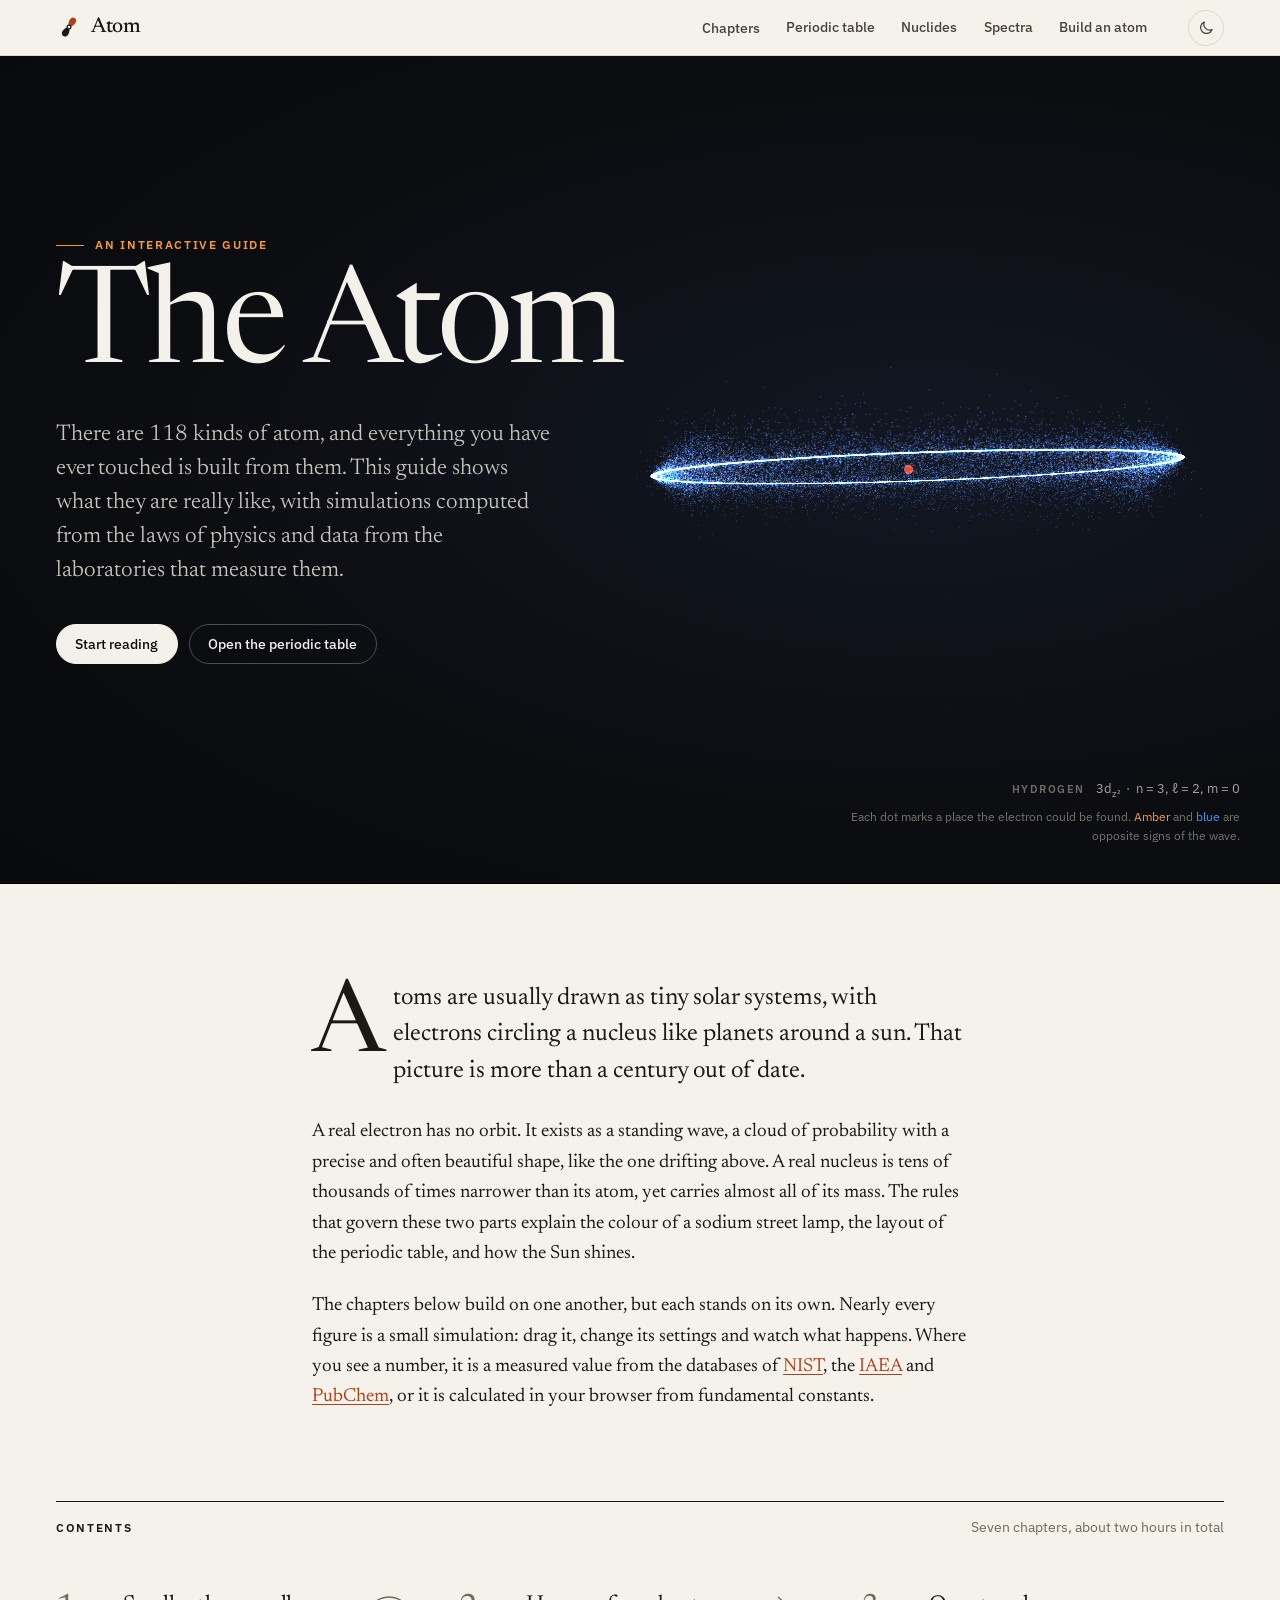
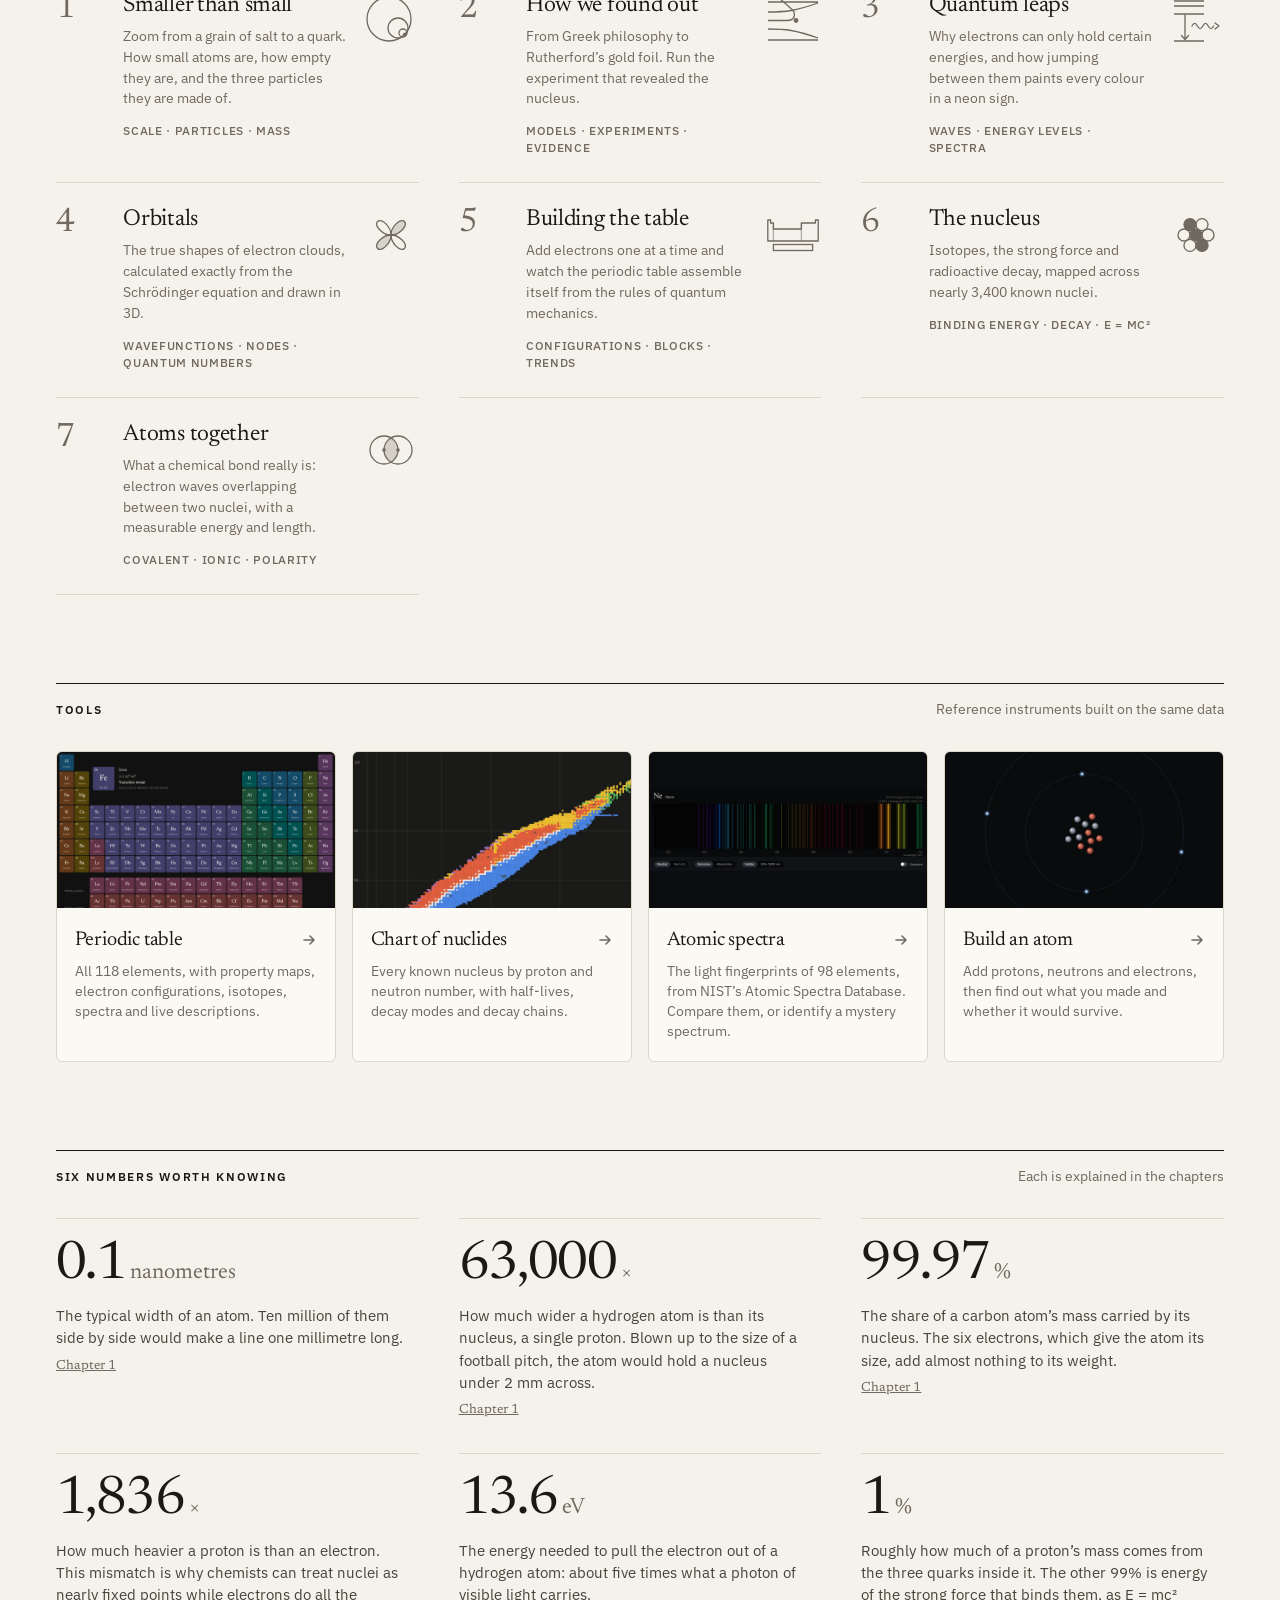
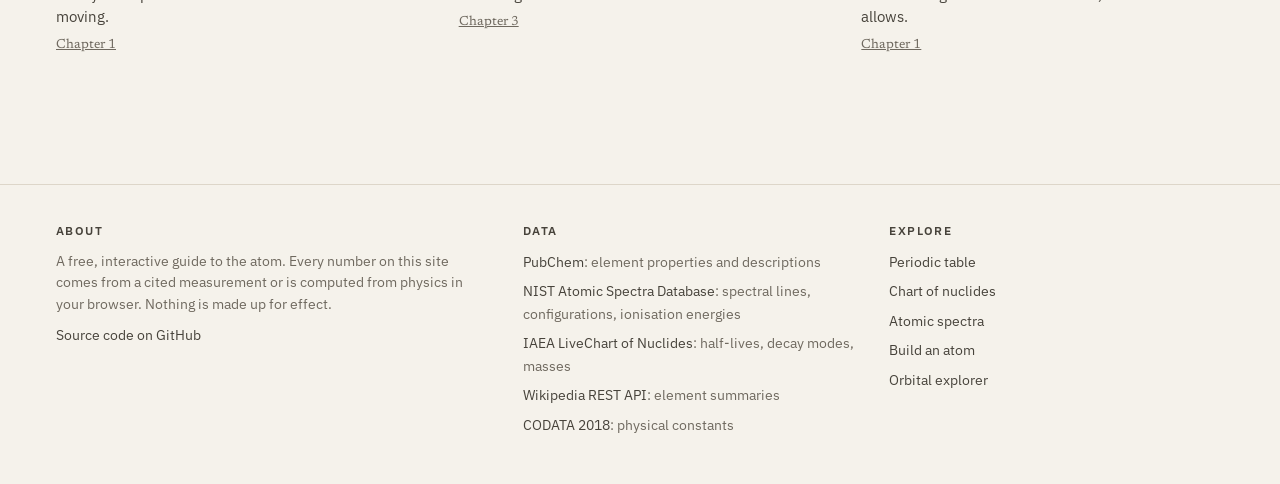
<file: index.html>
<!doctype html>
<html lang="en">
<head>
  <meta charset="utf-8">
  <meta name="viewport" content="width=device-width, initial-scale=1">
  <title>Atom: an interactive guide to the atom</title>
  <meta name="description" content="An interactive guide to atoms: their scale, structure, quantum behaviour, orbitals, nuclei and bonds, with live simulations and real data from NIST, the IAEA and PubChem.">
  <meta property="og:title" content="Atom: an interactive guide">
  <meta property="og:description" content="What atoms really are, how they work, and how we know, with simulations computed from real physics.">
  <meta property="og:type" content="website">
  <meta property="og:image" content="https://theanomality.github.io/Atom-Anomality/assets/img/og.jpg">
  <meta property="og:image:width" content="1200">
  <meta property="og:image:height" content="630">
  <meta name="twitter:card" content="summary_large_image">
  <meta name="theme-color" content="#f5f2eb" media="(prefers-color-scheme: light)">
  <meta name="theme-color" content="#121211" media="(prefers-color-scheme: dark)">
  <link rel="icon" href="assets/img/favicon.svg" type="image/svg+xml">
  <link rel="preconnect" href="https://fonts.googleapis.com">
  <link rel="preconnect" href="https://fonts.gstatic.com" crossorigin>
  <link rel="stylesheet" href="https://fonts.googleapis.com/css2?family=IBM+Plex+Mono:wght@400;500&family=IBM+Plex+Sans:wght@400;500;600&family=Newsreader:ital,opsz,wght@0,6..72,300..700;1,6..72,300..700&display=swap">
  <link rel="stylesheet" href="assets/css/site.css">
  <link rel="stylesheet" href="assets/css/home.css">
  <script>try{var t=localStorage.getItem('theme');if(t)document.documentElement.dataset.theme=t}catch(e){}</script>
  <script type="importmap">{"imports":{"three":"./assets/vendor/three.module.min.js","three/addons/":"./assets/vendor/addons/"}}</script>
  <script type="module" src="assets/js/site.js"></script>
</head>
<body>
<!-- header:start -->
<a class="skip-link" href="#main">Skip to content</a>
<header class="site-header">
  <div class="site-header__inner">
    <a class="wordmark" href="./" aria-label="Atom, home">
      <svg viewBox="0 0 26 26" aria-hidden="true"><g transform="rotate(32 13 13)"><path d="M13 13C8.7 9.6 8.4 2.3 13 2.3s4.3 7.3 0 10.7z" fill="var(--accent)"/><path d="M13 13c-4.3 3.4-4.6 10.7 0 10.7s4.3-7.3 0-10.7z" fill="currentColor"/></g><circle cx="13" cy="13" r="1.9" fill="var(--bg)" stroke="currentColor" stroke-width="1.2"/></svg>
      <span>Atom</span>
    </a>
    <nav class="site-nav" aria-label="Primary">
      <div class="nav-menu" data-menu>
        <button class="navlink" type="button" aria-expanded="false" aria-controls="chapters-panel">Chapters</button>
        <div class="nav-menu__panel" id="chapters-panel">
          <a href="scale.html"><span class="num">01</span><span class="t">Smaller than small</span><span class="d">How tiny atoms are, and what they are made of</span></a>
          <a href="discovery.html"><span class="num">02</span><span class="t">How we found out</span><span class="d">Two thousand years of guesses, and the experiments that settled them</span></a>
          <a href="quantum.html"><span class="num">03</span><span class="t">Quantum leaps</span><span class="d">Why electrons sit on energy ladders, and how that makes light</span></a>
          <a href="orbitals.html"><span class="num">04</span><span class="t">Orbitals</span><span class="d">The true shapes of electron clouds, computed live</span></a>
          <a href="periodic.html"><span class="num">05</span><span class="t">Building the table</span><span class="d">How filling orbitals gives the periodic table its shape</span></a>
          <a href="nucleus.html"><span class="num">06</span><span class="t">The nucleus</span><span class="d">Isotopes, the strong force, radioactivity and E = mc²</span></a>
          <a href="bonding.html"><span class="num">07</span><span class="t">Atoms together</span><span class="d">Why atoms bond, and what a bond actually is</span></a>
        </div>
      </div>
      <a class="navlink" href="table.html">Periodic table</a>
      <a class="navlink navlink--wide" href="nuclides.html">Nuclides</a>
      <a class="navlink navlink--wide" href="spectra.html">Spectra</a>
      <a class="navlink navlink--wide" href="build.html">Build an atom</a>
    </nav>
    <button class="menu-button" type="button" aria-expanded="false" aria-controls="mobile-sheet">Menu</button>
    <button class="theme-toggle" type="button" aria-label="Toggle dark mode"></button>
  </div>
  <div class="progress" aria-hidden="true"></div>
</header>
<!-- header:end -->

<main id="main">
  <section class="hero" aria-labelledby="hero-title">
    <div class="hero__canvas" data-figure="hero-cloud" data-eager></div>
    <div class="hero__inner">
      <p class="kicker">An interactive guide</p>
      <h1 id="hero-title">The Atom</h1>
      <p class="hero__dek">There are 118 kinds of atom, and everything you have ever touched is built from them. This guide shows what they are really like, with simulations computed from the laws of physics and data from the laboratories that measure them.</p>
      <div class="hero__actions">
        <a class="btn btn--primary" href="scale.html">Start reading</a>
        <a class="btn" href="table.html">Open the periodic table</a>
      </div>
    </div>
    <p class="hero-label" data-hero-label aria-live="polite"></p>
  </section>

  <div class="prose home-intro">
    <p class="lede">Atoms are usually drawn as tiny solar systems, with electrons circling a nucleus like planets around a sun. That picture is more than a century out of date.</p>
    <p>A real electron has no orbit. It exists as a standing wave, a cloud of probability with a precise and often beautiful shape, like the one drifting above. A real nucleus is tens of thousands of times narrower than its atom, yet carries almost all of its mass. The rules that govern these two parts explain the colour of a sodium street lamp, the layout of the periodic table, and how the Sun shines.</p>
    <p>The chapters below build on one another, but each stands on its own. Nearly every figure is a small simulation: drag it, change its settings and watch what happens. Where you see a number, it is a measured value from the databases of <a href="https://physics.nist.gov/asd">NIST</a>, the <a href="https://www-nds.iaea.org/">IAEA</a> and <a href="https://pubchem.ncbi.nlm.nih.gov/">PubChem</a>, or it is calculated in your browser from fundamental constants.</p>
  </div>

  <section class="home-section" aria-labelledby="contents-title">
    <div class="home-section__head"><h2 id="contents-title">Contents</h2><p>Seven chapters, about two hours in total</p></div>
    <ol class="toc">
      <li><a href="scale.html">
        <span class="n">1</span>
        <span><span class="t">Smaller than small</span><span class="d">Zoom from a grain of salt to a quark. How small atoms are, how empty they are, and the three particles they are made of.</span><span class="m">Scale · particles · mass</span></span>
        <svg viewBox="0 0 56 56" fill="none" stroke="currentColor" stroke-width="1.3" aria-hidden="true"><circle cx="26" cy="26" r="22"/><circle cx="35" cy="35" r="10"/><circle cx="40" cy="40" r="4"/><circle cx="41.6" cy="41.6" r="1.1" fill="currentColor"/></svg>
      </a></li>
      <li><a href="discovery.html">
        <span class="n">2</span>
        <span><span class="t">How we found out</span><span class="d">From Greek philosophy to Rutherford’s gold foil. Run the experiment that revealed the nucleus.</span><span class="m">Models · experiments · evidence</span></span>
        <svg viewBox="0 0 56 56" fill="none" stroke="currentColor" stroke-width="1.3" aria-hidden="true"><path d="M3 9h50M3 19c18 0 27-1 50-9M3 27.5h19c9 0 9-8 4-12L13 4M3 36c18 0 27 1 50 9M3 47h50"/><circle cx="31" cy="27.5" r="2.4" fill="currentColor" stroke="none"/></svg>
      </a></li>
      <li><a href="quantum.html">
        <span class="n">3</span>
        <span><span class="t">Quantum leaps</span><span class="d">Why electrons can only hold certain energies, and how jumping between them paints every colour in a neon sign.</span><span class="m">Waves · energy levels · spectra</span></span>
        <svg viewBox="0 0 56 56" fill="none" stroke="currentColor" stroke-width="1.3" aria-hidden="true"><path d="M6 8h30M6 13h30M6 21h30M6 48h30"/><path d="M17 22v24M13.5 42.5 17 46.5l3.5-4" stroke-linecap="round" stroke-linejoin="round"/><path d="M24 33c1.8-3.4 3.6-3.4 5.4 0s3.6 3.4 5.4 0 3.6-3.4 5.4 0 3.6 3.4 5.4 0" stroke-linecap="round"/><path d="m47 30 4 3-4 3" stroke-linecap="round" stroke-linejoin="round"/></svg>
      </a></li>
      <li><a href="orbitals.html">
        <span class="n">4</span>
        <span><span class="t">Orbitals</span><span class="d">The true shapes of electron clouds, calculated exactly from the Schrödinger equation and drawn in 3D.</span><span class="m">Wavefunctions · nodes · quantum numbers</span></span>
        <svg viewBox="0 0 56 56" stroke="currentColor" stroke-width="1.3" aria-hidden="true"><g transform="rotate(45 28 28)"><path d="M28 28c-5.5-5.2-6-19 0-19s5.5 13.8 0 19z" fill="currentColor" fill-opacity=".22"/><path d="M28 28c5.5 5.2 6 19 0 19s-5.5-13.8 0-19z" fill="currentColor" fill-opacity=".22"/><path d="M28 28c5.2-5.5 19-6 19 0s-13.8 5.5-19 0z" fill="none"/><path d="M28 28c-5.2 5.5-19 6-19 0s13.8-5.5 19 0z" fill="none"/></g></svg>
      </a></li>
      <li><a href="periodic.html">
        <span class="n">5</span>
        <span><span class="t">Building the table</span><span class="d">Add electrons one at a time and watch the periodic table assemble itself from the rules of quantum mechanics.</span><span class="m">Configurations · blocks · trends</span></span>
        <svg viewBox="0 0 56 56" fill="none" stroke="currentColor" stroke-width="1.3" aria-hidden="true"><path d="M2.8 13h2.8v3h2.8v6h28v-6h14v-3h2.8v21H2.8z" stroke-linejoin="round"/><path d="M8.4 16v18M36.4 16v18" stroke-opacity=".5"/><rect x="8.4" y="37.5" width="39.2" height="6"/></svg>
      </a></li>
      <li><a href="nucleus.html">
        <span class="n">6</span>
        <span><span class="t">The nucleus</span><span class="d">Isotopes, the strong force and radioactive decay, mapped across nearly 3,400 known nuclei.</span><span class="m">Binding energy · decay · E = mc²</span></span>
        <svg viewBox="0 0 56 56" stroke="currentColor" stroke-width="1.3" aria-hidden="true"><circle cx="28" cy="28" r="6" fill="currentColor"/><circle cx="40" cy="28" r="6" fill="none"/><circle cx="16" cy="28" r="6" fill="none"/><circle cx="22" cy="17.6" r="6" fill="currentColor"/><circle cx="34" cy="17.6" r="6" fill="none"/><circle cx="22" cy="38.4" r="6" fill="none"/><circle cx="34" cy="38.4" r="6" fill="currentColor"/></svg>
      </a></li>
      <li><a href="bonding.html">
        <span class="n">7</span>
        <span><span class="t">Atoms together</span><span class="d">What a chemical bond really is: electron waves overlapping between two nuclei, with a measurable energy and length.</span><span class="m">Covalent · ionic · polarity</span></span>
        <svg viewBox="0 0 56 56" stroke="currentColor" stroke-width="1.3" aria-hidden="true"><circle cx="21" cy="28" r="14" fill="none"/><circle cx="35" cy="28" r="14" fill="none"/><path d="M28 15.9a14 14 0 0 1 0 24.2 14 14 0 0 1 0-24.2z" fill="currentColor" fill-opacity=".25" stroke="none"/><circle cx="21" cy="28" r="1.8" fill="currentColor" stroke="none"/><circle cx="35" cy="28" r="1.8" fill="currentColor" stroke="none"/></svg>
      </a></li>
    </ol>
  </section>

  <section class="home-section" aria-labelledby="tools-title">
    <div class="home-section__head"><h2 id="tools-title">Tools</h2><p>Reference instruments built on the same data</p></div>
    <div class="tools">
      <a class="tool" href="table.html">
        <div class="tool__art"><img src="assets/img/tool-table.webp" alt="" width="640" height="360" loading="lazy"></div>
        <div class="tool__body"><div class="tool__t">Periodic table <svg viewBox="0 0 16 16" aria-hidden="true"><path d="M3 8h10M9 4l4 4-4 4" fill="none" stroke="currentColor" stroke-width="1.6" stroke-linecap="round" stroke-linejoin="round"/></svg></div><div class="tool__d">All 118 elements, with property maps, electron configurations, isotopes, spectra and live descriptions.</div></div>
      </a>
      <a class="tool" href="nuclides.html">
        <div class="tool__art"><img src="assets/img/tool-nuclides.webp" alt="" width="640" height="360" loading="lazy"></div>
        <div class="tool__body"><div class="tool__t">Chart of nuclides <svg viewBox="0 0 16 16" aria-hidden="true"><path d="M3 8h10M9 4l4 4-4 4" fill="none" stroke="currentColor" stroke-width="1.6" stroke-linecap="round" stroke-linejoin="round"/></svg></div><div class="tool__d">Every known nucleus by proton and neutron number, with half-lives, decay modes and decay chains.</div></div>
      </a>
      <a class="tool" href="spectra.html">
        <div class="tool__art"><img src="assets/img/tool-spectra.webp" alt="" width="640" height="360" loading="lazy"></div>
        <div class="tool__body"><div class="tool__t">Atomic spectra <svg viewBox="0 0 16 16" aria-hidden="true"><path d="M3 8h10M9 4l4 4-4 4" fill="none" stroke="currentColor" stroke-width="1.6" stroke-linecap="round" stroke-linejoin="round"/></svg></div><div class="tool__d">The light fingerprints of 98 elements, from NIST’s Atomic Spectra Database. Compare them, or identify a mystery spectrum.</div></div>
      </a>
      <a class="tool" href="build.html">
        <div class="tool__art"><img src="assets/img/tool-build.webp" alt="" width="640" height="360" loading="lazy"></div>
        <div class="tool__body"><div class="tool__t">Build an atom <svg viewBox="0 0 16 16" aria-hidden="true"><path d="M3 8h10M9 4l4 4-4 4" fill="none" stroke="currentColor" stroke-width="1.6" stroke-linecap="round" stroke-linejoin="round"/></svg></div><div class="tool__d">Add protons, neutrons and electrons, then find out what you made and whether it would survive.</div></div>
      </a>
    </div>
  </section>

  <section class="home-section" aria-labelledby="numbers-title">
    <div class="home-section__head"><h2 id="numbers-title">Six numbers worth knowing</h2><p>Each is explained in the chapters</p></div>
    <div class="numbers">
      <div class="number">
        <div class="number__v">0.1<small>nanometres</small></div>
        <p>The typical width of an atom. Ten million of them side by side would make a line one millimetre long.</p>
        <a href="scale.html">Chapter 1</a>
      </div>
      <div class="number">
        <div class="number__v">63,000<small>×</small></div>
        <p>How much wider a hydrogen atom is than its nucleus, a single proton. Blown up to the size of a football pitch, the atom would hold a nucleus under 2 mm across.</p>
        <a href="scale.html#empty">Chapter 1</a>
      </div>
      <div class="number">
        <div class="number__v">99.97<small>%</small></div>
        <p>The share of a carbon atom’s mass carried by its nucleus. The six electrons, which give the atom its size, add almost nothing to its weight.</p>
        <a href="scale.html#parts">Chapter 1</a>
      </div>
      <div class="number">
        <div class="number__v">1,836<small>×</small></div>
        <p>How much heavier a proton is than an electron. This mismatch is why chemists can treat nuclei as nearly fixed points while electrons do all the moving.</p>
        <a href="scale.html#parts">Chapter 1</a>
      </div>
      <div class="number">
        <div class="number__v">13.6<small>eV</small></div>
        <p>The energy needed to pull the electron out of a hydrogen atom: about five times what a photon of visible light carries.</p>
        <a href="quantum.html">Chapter 3</a>
      </div>
      <div class="number">
        <div class="number__v">1<small>%</small></div>
        <p>Roughly how much of a proton’s mass comes from the three quarks inside it. The other 99% is energy of the strong force that binds them, as E = mc² allows.</p>
        <a href="scale.html#quarks">Chapter 1</a>
      </div>
    </div>
  </section>
</main>

<!-- footer:start -->
<footer class="site-footer">
  <div class="site-footer__inner">
    <div>
      <h2>About</h2>
      <p>A free, interactive guide to the atom. Every number on this site comes from a cited measurement or is computed from physics in your browser. Nothing is made up for effect.</p>
      <p><a href="https://github.com/TheAnomality/Atom-Anomality">Source code on GitHub</a></p>
    </div>
    <div>
      <h2>Data</h2>
      <ul>
        <li><a href="https://pubchem.ncbi.nlm.nih.gov/periodic-table/">PubChem</a>: element properties and descriptions</li>
        <li><a href="https://physics.nist.gov/asd">NIST Atomic Spectra Database</a>: spectral lines, configurations, ionisation energies</li>
        <li><a href="https://www-nds.iaea.org/relnsd/vcharthtml/VChartHTML.html">IAEA LiveChart of Nuclides</a>: half-lives, decay modes, masses</li>
        <li><a href="https://www.mediawiki.org/wiki/API:REST_API">Wikipedia REST API</a>: element summaries</li>
        <li><a href="https://physics.nist.gov/cuu/Constants/">CODATA 2018</a>: physical constants</li>
      </ul>
    </div>
    <div>
      <h2>Explore</h2>
      <ul>
        <li><a href="table.html">Periodic table</a></li>
        <li><a href="nuclides.html">Chart of nuclides</a></li>
        <li><a href="spectra.html">Atomic spectra</a></li>
        <li><a href="build.html">Build an atom</a></li>
        <li><a href="orbitals.html#explorer">Orbital explorer</a></li>
      </ul>
    </div>
  </div>
</footer>
<!-- footer:end -->
</body>
</html>
</file>
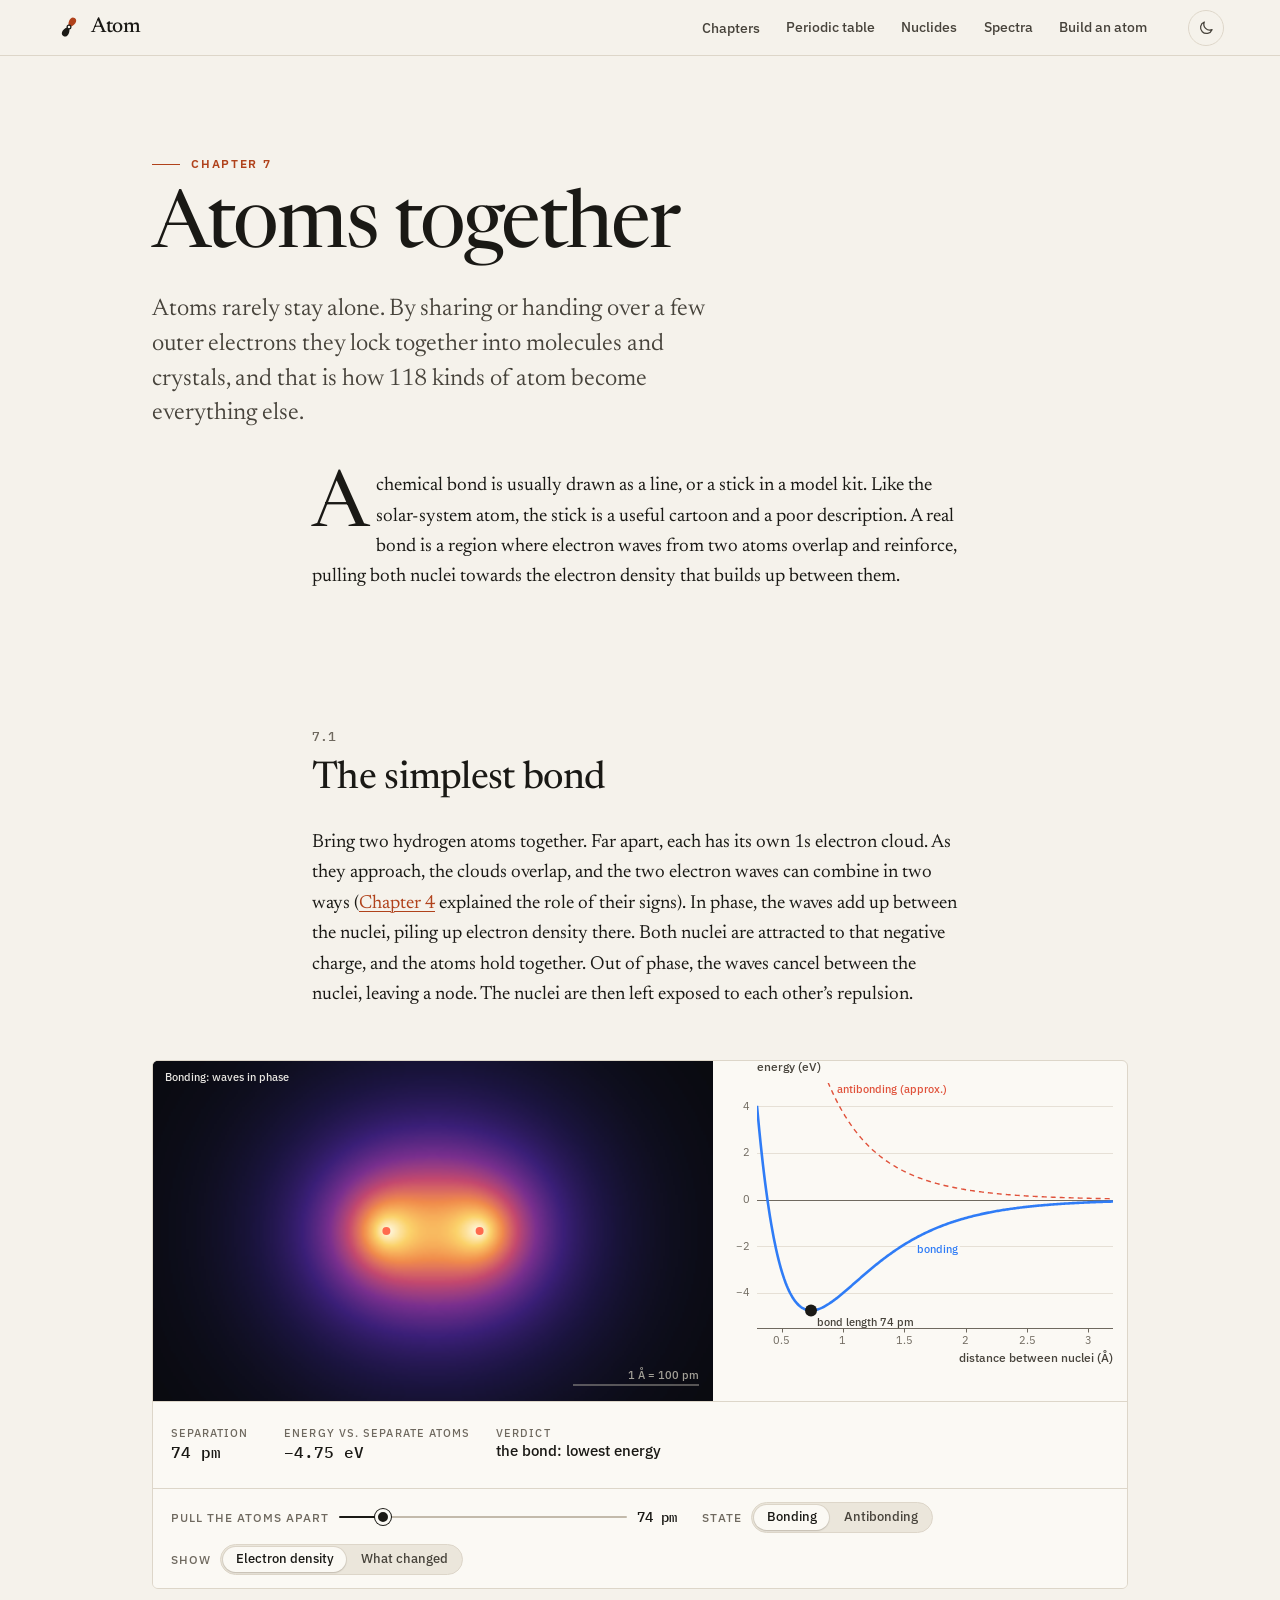
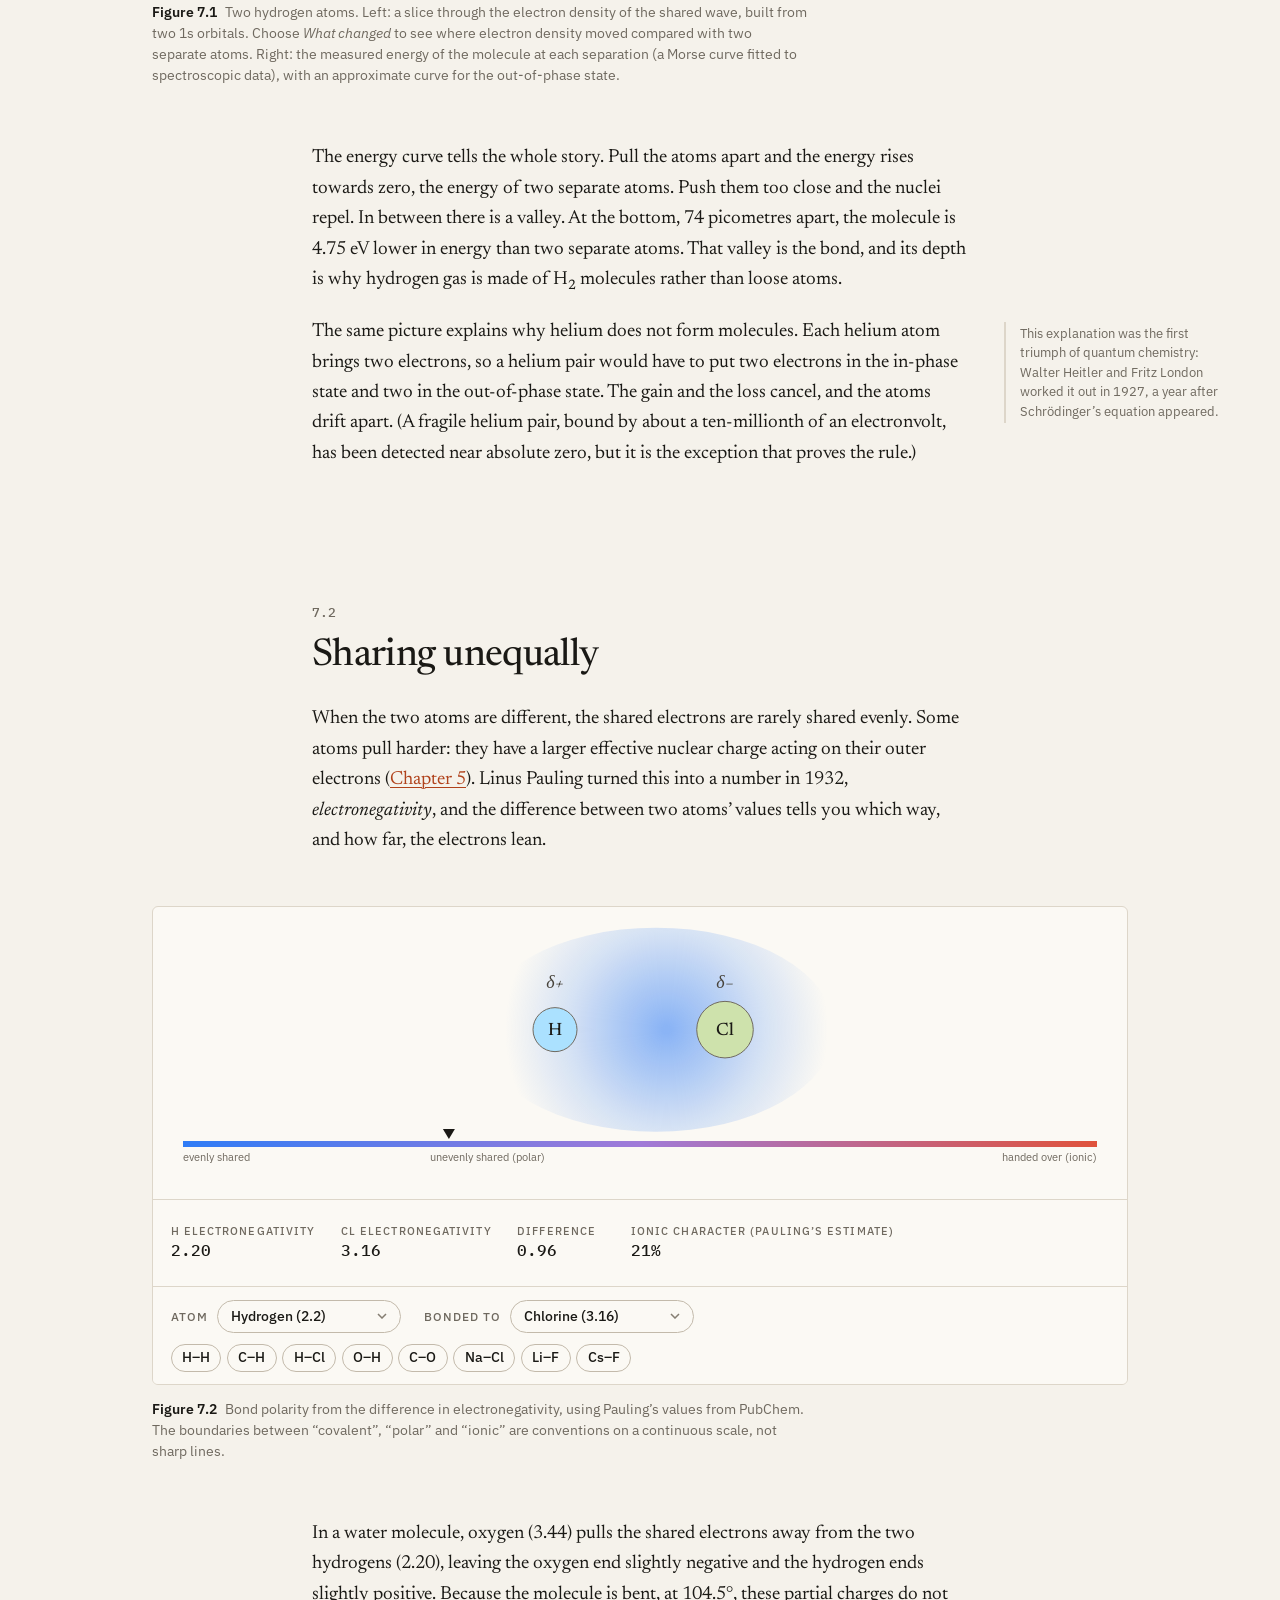
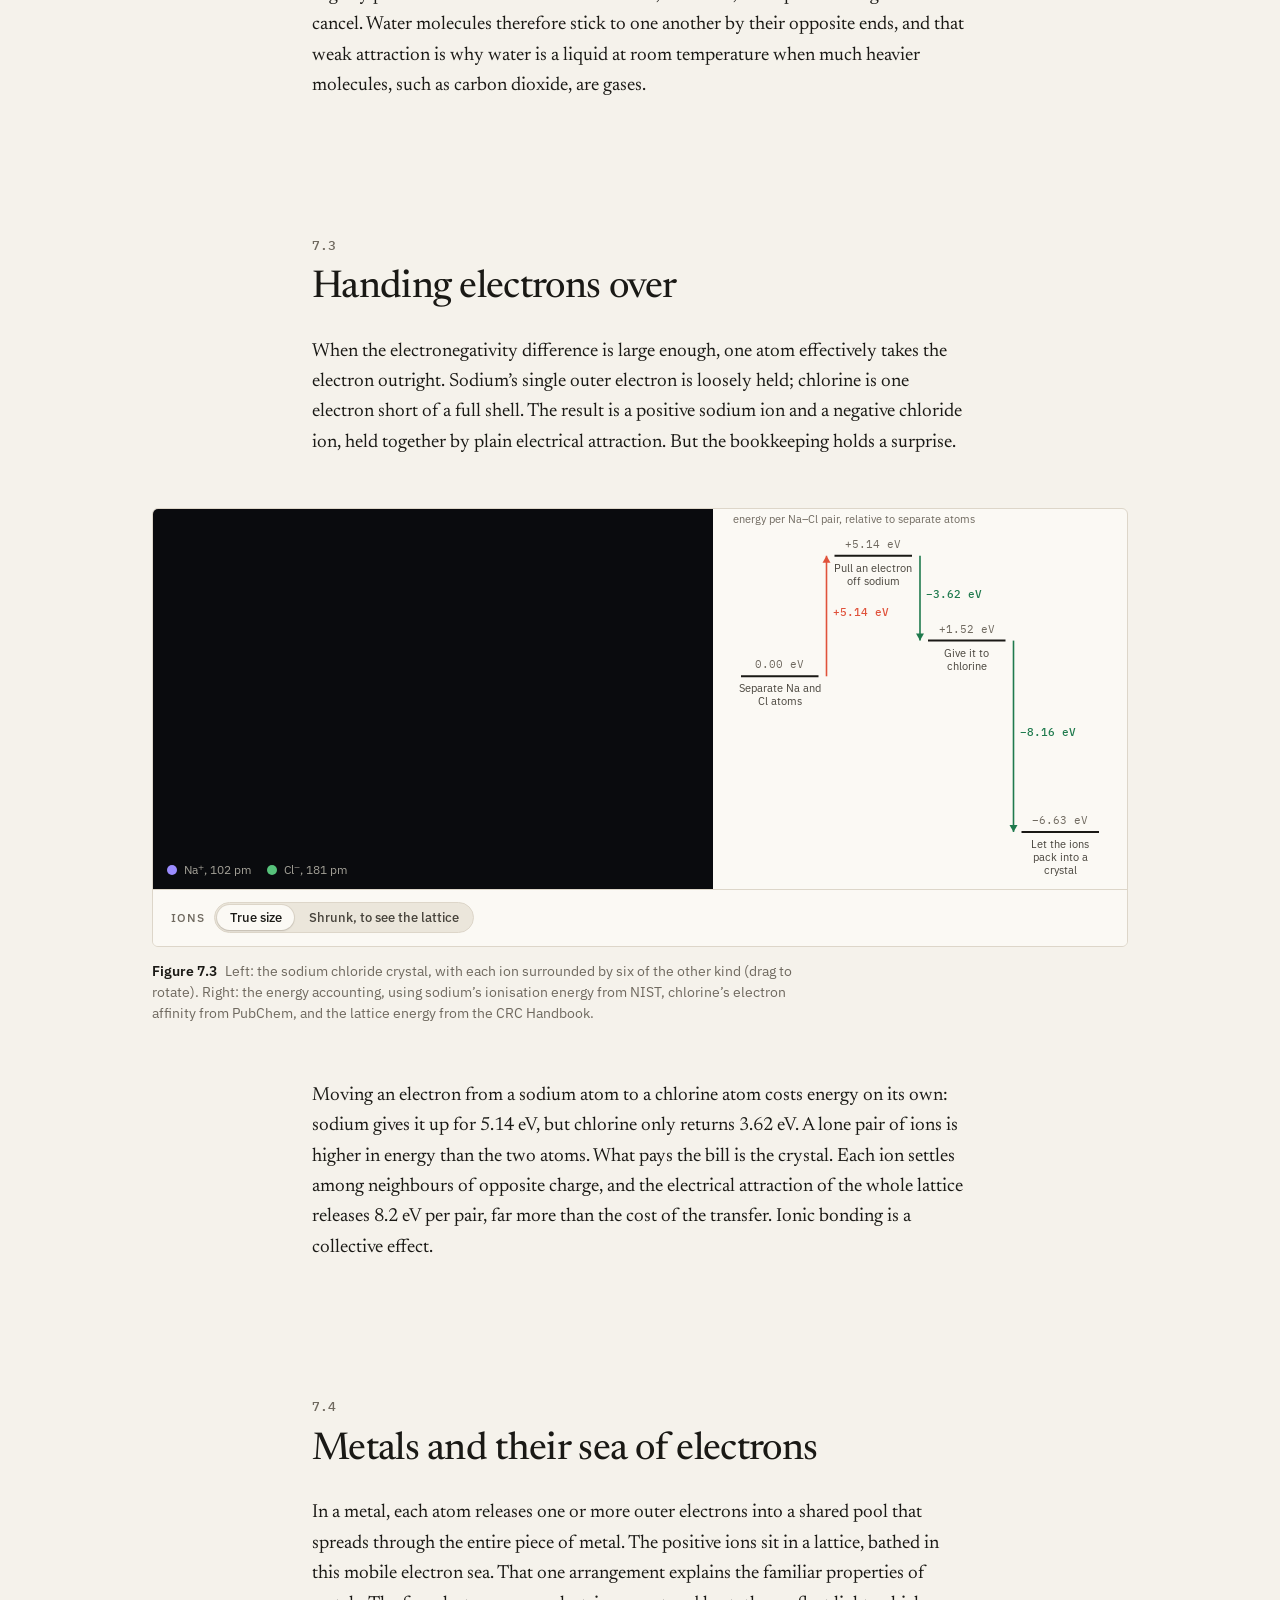
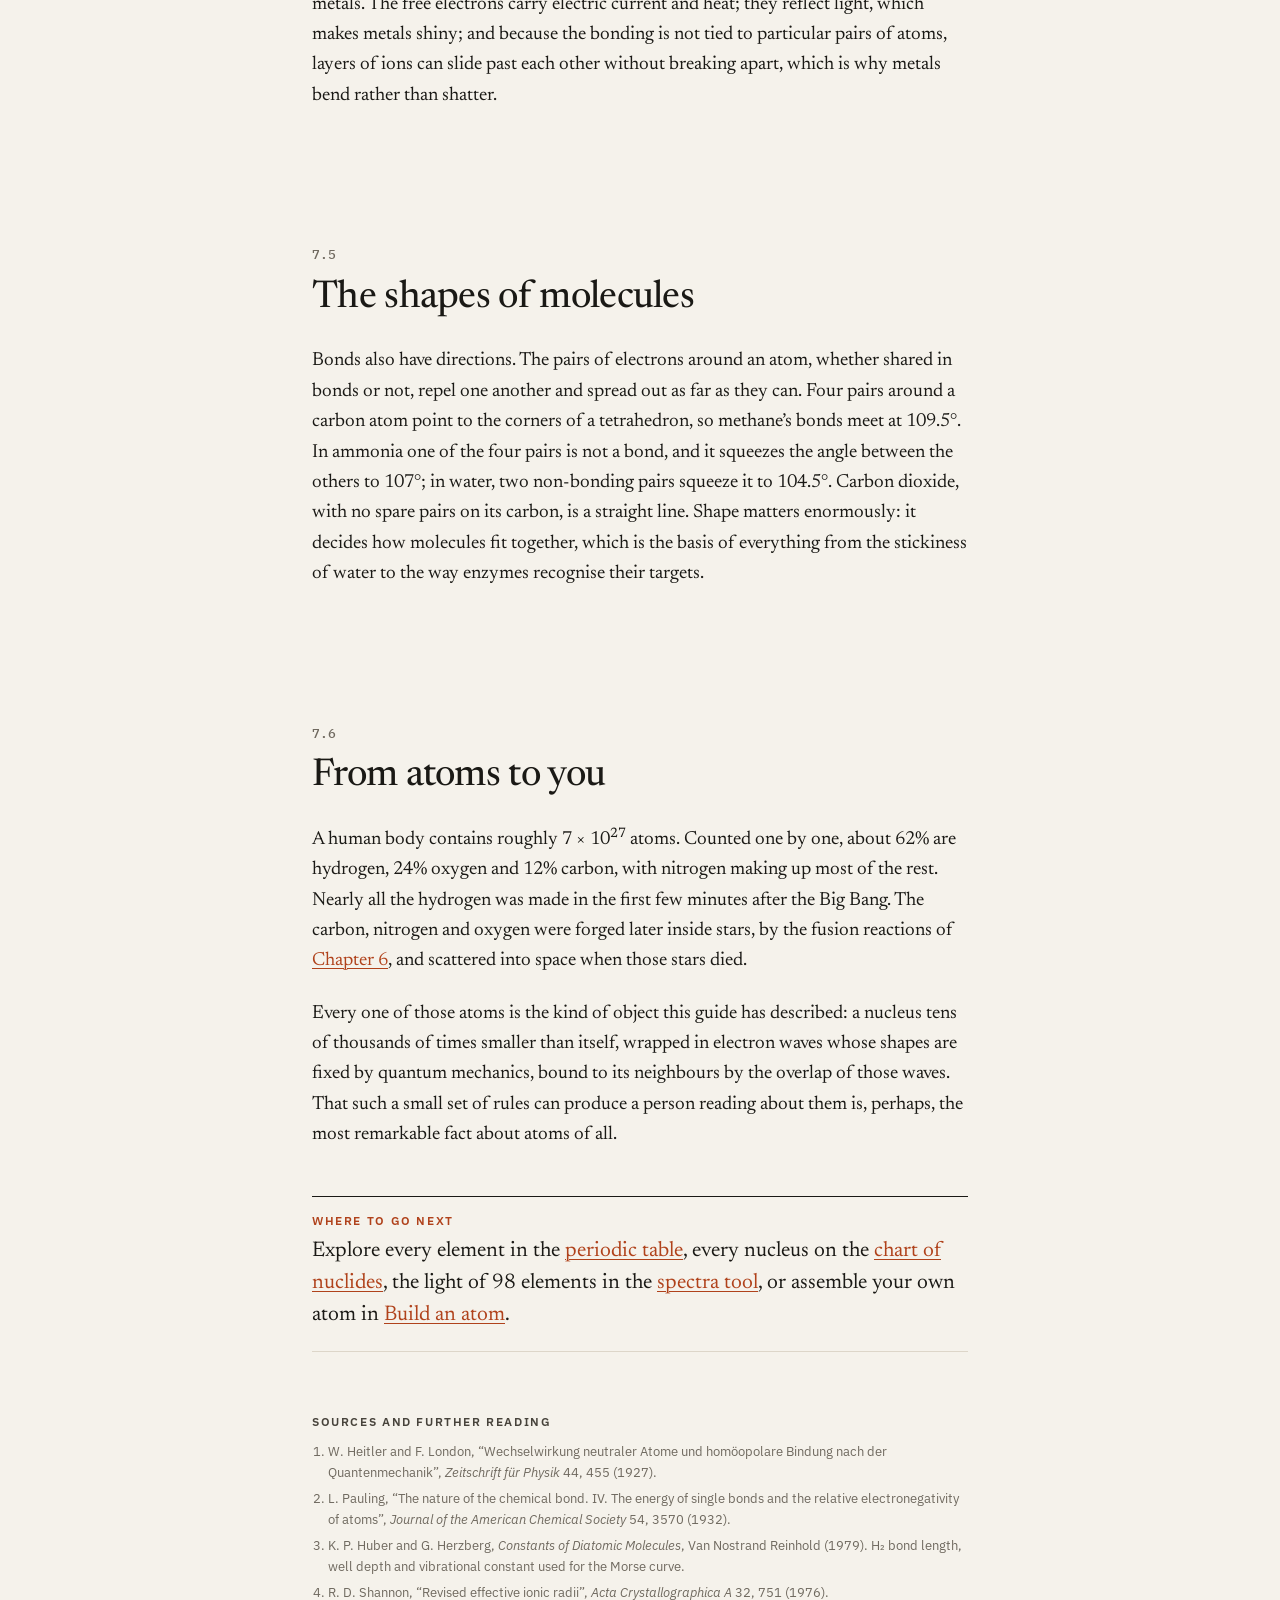
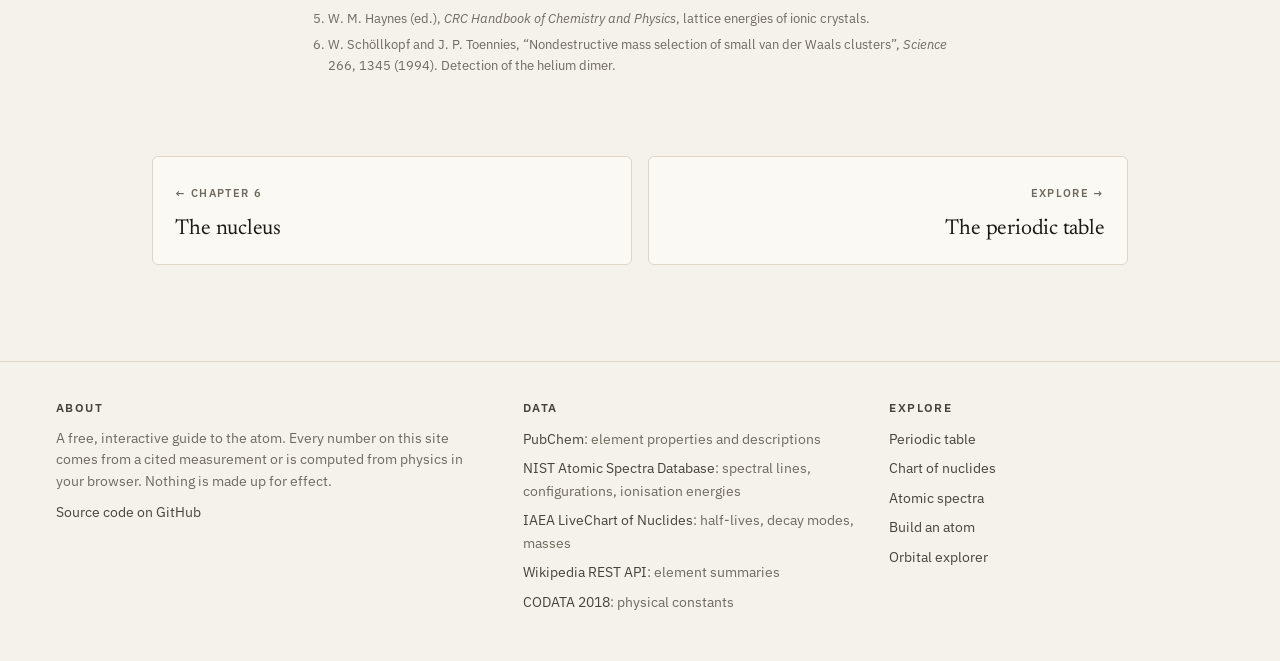
<file: bonding.html>
<!doctype html>
<html lang="en">
<head>
  <meta charset="utf-8">
  <meta name="viewport" content="width=device-width, initial-scale=1">
  <title>Atoms together: what a chemical bond really is · Atom</title>
  <meta name="description" content="Why atoms bond and what a bond physically is: overlapping electron waves in hydrogen, unequal sharing and electronegativity, and the energy accounting of the ionic bond in table salt.">
  <meta property="og:title" content="Atoms together: what a chemical bond really is">
  <meta property="og:description" content="Pull a hydrogen molecule apart and watch the bond, as electron density, form and break.">
  <meta property="og:image" content="https://theanomality.github.io/Atom-Anomality/assets/img/og.jpg">
  <meta property="og:image:width" content="1200">
  <meta property="og:image:height" content="630">
  <meta name="twitter:card" content="summary_large_image">
  <meta name="theme-color" content="#f5f2eb" media="(prefers-color-scheme: light)">
  <meta name="theme-color" content="#121211" media="(prefers-color-scheme: dark)">
  <link rel="icon" href="assets/img/favicon.svg" type="image/svg+xml">
  <link rel="preconnect" href="https://fonts.googleapis.com">
  <link rel="preconnect" href="https://fonts.gstatic.com" crossorigin>
  <link rel="stylesheet" href="https://fonts.googleapis.com/css2?family=IBM+Plex+Mono:wght@400;500&family=IBM+Plex+Sans:wght@400;500;600&family=Newsreader:ital,opsz,wght@0,6..72,300..700;1,6..72,300..700&display=swap">
  <link rel="stylesheet" href="assets/css/site.css">
  <link rel="stylesheet" href="assets/css/figures.css">
  <script>try{var t=localStorage.getItem('theme');if(t)document.documentElement.dataset.theme=t}catch(e){}</script>
  <script type="importmap">{"imports":{"three":"./assets/vendor/three.module.min.js","three/addons/":"./assets/vendor/addons/"}}</script>
  <script type="module" src="assets/js/site.js"></script>
</head>
<body>
<!-- header:start -->
<a class="skip-link" href="#main">Skip to content</a>
<header class="site-header">
  <div class="site-header__inner">
    <a class="wordmark" href="./" aria-label="Atom, home">
      <svg viewBox="0 0 26 26" aria-hidden="true"><g transform="rotate(32 13 13)"><path d="M13 13C8.7 9.6 8.4 2.3 13 2.3s4.3 7.3 0 10.7z" fill="var(--accent)"/><path d="M13 13c-4.3 3.4-4.6 10.7 0 10.7s4.3-7.3 0-10.7z" fill="currentColor"/></g><circle cx="13" cy="13" r="1.9" fill="var(--bg)" stroke="currentColor" stroke-width="1.2"/></svg>
      <span>Atom</span>
    </a>
    <nav class="site-nav" aria-label="Primary">
      <div class="nav-menu" data-menu>
        <button class="navlink" type="button" aria-expanded="false" aria-controls="chapters-panel">Chapters</button>
        <div class="nav-menu__panel" id="chapters-panel">
          <a href="scale.html"><span class="num">01</span><span class="t">Smaller than small</span><span class="d">How tiny atoms are, and what they are made of</span></a>
          <a href="discovery.html"><span class="num">02</span><span class="t">How we found out</span><span class="d">Two thousand years of guesses, and the experiments that settled them</span></a>
          <a href="quantum.html"><span class="num">03</span><span class="t">Quantum leaps</span><span class="d">Why electrons sit on energy ladders, and how that makes light</span></a>
          <a href="orbitals.html"><span class="num">04</span><span class="t">Orbitals</span><span class="d">The true shapes of electron clouds, computed live</span></a>
          <a href="periodic.html"><span class="num">05</span><span class="t">Building the table</span><span class="d">How filling orbitals gives the periodic table its shape</span></a>
          <a href="nucleus.html"><span class="num">06</span><span class="t">The nucleus</span><span class="d">Isotopes, the strong force, radioactivity and E = mc²</span></a>
          <a href="bonding.html" aria-current="page"><span class="num">07</span><span class="t">Atoms together</span><span class="d">Why atoms bond, and what a bond actually is</span></a>
        </div>
      </div>
      <a class="navlink" href="table.html">Periodic table</a>
      <a class="navlink navlink--wide" href="nuclides.html">Nuclides</a>
      <a class="navlink navlink--wide" href="spectra.html">Spectra</a>
      <a class="navlink navlink--wide" href="build.html">Build an atom</a>
    </nav>
    <button class="menu-button" type="button" aria-expanded="false" aria-controls="mobile-sheet">Menu</button>
    <button class="theme-toggle" type="button" aria-label="Toggle dark mode"></button>
  </div>
  <div class="progress" aria-hidden="true"></div>
</header>
<!-- header:end -->

<main id="main" data-progress>
  <header class="chapter-head">
    <p class="kicker">Chapter 7</p>
    <h1>Atoms together</h1>
    <p class="dek">Atoms rarely stay alone. By sharing or handing over a few outer electrons they lock together into molecules and crystals, and that is how 118 kinds of atom become everything else.</p>
  </header>

  <article class="prose">
    <p class="lede">A chemical bond is usually drawn as a line, or a stick in a model kit. Like the solar-system atom, the stick is a useful cartoon and a poor description. A real bond is a region where electron waves from two atoms overlap and reinforce, pulling both nuclei towards the electron density that builds up between them.</p>

    <h2><span class="sec">7.1</span>The simplest bond</h2>
    <p>Bring two hydrogen atoms together. Far apart, each has its own 1s electron cloud. As they approach, the clouds overlap, and the two electron waves can combine in two ways (<a href="orbitals.html">Chapter 4</a> explained the role of their signs). In phase, the waves add up between the nuclei, piling up electron density there. Both nuclei are attracted to that negative charge, and the atoms hold together. Out of phase, the waves cancel between the nuclei, leaving a node. The nuclei are then left exposed to each other’s repulsion.</p>

    <figure class="wide">
      <div class="fig" data-figure="h2-bond"></div>
      <figcaption><b>Figure 7.1</b> Two hydrogen atoms. Left: a slice through the electron density of the shared wave, built from two 1s orbitals. Choose <em>What changed</em> to see where electron density moved compared with two separate atoms. Right: the measured energy of the molecule at each separation (a Morse curve fitted to spectroscopic data), with an approximate curve for the out-of-phase state.</figcaption>
    </figure>

    <p>The energy curve tells the whole story. Pull the atoms apart and the energy rises towards zero, the energy of two separate atoms. Push them too close and the nuclei repel. In between there is a valley. At the bottom, 74 picometres apart, the molecule is 4.75 eV lower in energy than two separate atoms. That valley is the bond, and its depth is why hydrogen gas is made of H<sub>2</sub> molecules rather than loose atoms.</p>
    <aside class="note">This explanation was the first triumph of quantum chemistry: Walter Heitler and Fritz London worked it out in 1927, a year after Schrödinger’s equation appeared.</aside>
    <p>The same picture explains why helium does not form molecules. Each helium atom brings two electrons, so a helium pair would have to put two electrons in the in-phase state and two in the out-of-phase state. The gain and the loss cancel, and the atoms drift apart. (A fragile helium pair, bound by about a ten-millionth of an electronvolt, has been detected near absolute zero, but it is the exception that proves the rule.)</p>

    <h2><span class="sec">7.2</span>Sharing unequally</h2>
    <p>When the two atoms are different, the shared electrons are rarely shared evenly. Some atoms pull harder: they have a larger effective nuclear charge acting on their outer electrons (<a href="periodic.html">Chapter 5</a>). Linus Pauling turned this into a number in 1932, <em>electronegativity</em>, and the difference between two atoms’ values tells you which way, and how far, the electrons lean.</p>

    <figure class="wide">
      <div class="fig" data-figure="polarity"></div>
      <figcaption><b>Figure 7.2</b> Bond polarity from the difference in electronegativity, using Pauling’s values from PubChem. The boundaries between “covalent”, “polar” and “ionic” are conventions on a continuous scale, not sharp lines.</figcaption>
    </figure>

    <p>In a water molecule, oxygen (3.44) pulls the shared electrons away from the two hydrogens (2.20), leaving the oxygen end slightly negative and the hydrogen ends slightly positive. Because the molecule is bent, at 104.5°, these partial charges do not cancel. Water molecules therefore stick to one another by their opposite ends, and that weak attraction is why water is a liquid at room temperature when much heavier molecules, such as carbon dioxide, are gases.</p>

    <h2><span class="sec">7.3</span>Handing electrons over</h2>
    <p>When the electronegativity difference is large enough, one atom effectively takes the electron outright. Sodium’s single outer electron is loosely held; chlorine is one electron short of a full shell. The result is a positive sodium ion and a negative chloride ion, held together by plain electrical attraction. But the bookkeeping holds a surprise.</p>

    <figure class="wide">
      <div class="fig" data-figure="salt-crystal"></div>
      <figcaption><b>Figure 7.3</b> Left: the sodium chloride crystal, with each ion surrounded by six of the other kind (drag to rotate). Right: the energy accounting, using sodium’s ionisation energy from NIST, chlorine’s electron affinity from PubChem, and the lattice energy from the CRC Handbook.</figcaption>
    </figure>

    <p>Moving an electron from a sodium atom to a chlorine atom costs energy on its own: sodium gives it up for 5.14 eV, but chlorine only returns 3.62 eV. A lone pair of ions is higher in energy than the two atoms. What pays the bill is the crystal. Each ion settles among neighbours of opposite charge, and the electrical attraction of the whole lattice releases 8.2 eV per pair, far more than the cost of the transfer. Ionic bonding is a collective effect.</p>

    <h2><span class="sec">7.4</span>Metals and their sea of electrons</h2>
    <p>In a metal, each atom releases one or more outer electrons into a shared pool that spreads through the entire piece of metal. The positive ions sit in a lattice, bathed in this mobile electron sea. That one arrangement explains the familiar properties of metals. The free electrons carry electric current and heat; they reflect light, which makes metals shiny; and because the bonding is not tied to particular pairs of atoms, layers of ions can slide past each other without breaking apart, which is why metals bend rather than shatter.</p>

    <h2><span class="sec">7.5</span>The shapes of molecules</h2>
    <p>Bonds also have directions. The pairs of electrons around an atom, whether shared in bonds or not, repel one another and spread out as far as they can. Four pairs around a carbon atom point to the corners of a tetrahedron, so methane’s bonds meet at 109.5°. In ammonia one of the four pairs is not a bond, and it squeezes the angle between the others to 107°; in water, two non-bonding pairs squeeze it to 104.5°. Carbon dioxide, with no spare pairs on its carbon, is a straight line. Shape matters enormously: it decides how molecules fit together, which is the basis of everything from the stickiness of water to the way enzymes recognise their targets.</p>

    <h2><span class="sec">7.6</span>From atoms to you</h2>
    <p>A human body contains roughly 7 × 10<sup>27</sup> atoms. Counted one by one, about 62% are hydrogen, 24% oxygen and 12% carbon, with nitrogen making up most of the rest. Nearly all the hydrogen was made in the first few minutes after the Big Bang. The carbon, nitrogen and oxygen were forged later inside stars, by the fusion reactions of <a href="nucleus.html">Chapter 6</a>, and scattered into space when those stars died.</p>
    <p>Every one of those atoms is the kind of object this guide has described: a nucleus tens of thousands of times smaller than itself, wrapped in electron waves whose shapes are fixed by quantum mechanics, bound to its neighbours by the overlap of those waves. That such a small set of rules can produce a person reading about them is, perhaps, the most remarkable fact about atoms of all.</p>

    <div class="keyidea">
      <span class="keyidea__label">Where to go next</span>
      <p>Explore every element in the <a href="table.html">periodic table</a>, every nucleus on the <a href="nuclides.html">chart of nuclides</a>, the light of 98 elements in the <a href="spectra.html">spectra tool</a>, or assemble your own atom in <a href="build.html">Build an atom</a>.</p>
    </div>

    <section class="sources" aria-labelledby="sources-title">
      <h2 id="sources-title">Sources and further reading</h2>
      <ol>
        <li>W. Heitler and F. London, “Wechselwirkung neutraler Atome und homöopolare Bindung nach der Quantenmechanik”, <em>Zeitschrift für Physik</em> 44, 455 (1927).</li>
        <li>L. Pauling, “The nature of the chemical bond. IV. The energy of single bonds and the relative electronegativity of atoms”, <em>Journal of the American Chemical Society</em> 54, 3570 (1932).</li>
        <li>K. P. Huber and G. Herzberg, <em>Constants of Diatomic Molecules</em>, Van Nostrand Reinhold (1979). H₂ bond length, well depth and vibrational constant used for the Morse curve.</li>
        <li>R. D. Shannon, “Revised effective ionic radii”, <em>Acta Crystallographica A</em> 32, 751 (1976).</li>
        <li>W. M. Haynes (ed.), <em>CRC Handbook of Chemistry and Physics</em>, lattice energies of ionic crystals.</li>
        <li>W. Schöllkopf and J. P. Toennies, “Nondestructive mass selection of small van der Waals clusters”, <em>Science</em> 266, 1345 (1994). Detection of the helium dimer.</li>
      </ol>
    </section>
  </article>

  <nav class="chapter-nav" aria-label="Chapters">
    <a class="prev" href="nucleus.html"><span class="dir">← Chapter 6</span><span class="t">The nucleus</span></a>
    <a class="next" href="table.html"><span class="dir">Explore →</span><span class="t">The periodic table</span></a>
  </nav>
</main>

<!-- footer:start -->
<footer class="site-footer">
  <div class="site-footer__inner">
    <div>
      <h2>About</h2>
      <p>A free, interactive guide to the atom. Every number on this site comes from a cited measurement or is computed from physics in your browser. Nothing is made up for effect.</p>
      <p><a href="https://github.com/TheAnomality/Atom-Anomality">Source code on GitHub</a></p>
    </div>
    <div>
      <h2>Data</h2>
      <ul>
        <li><a href="https://pubchem.ncbi.nlm.nih.gov/periodic-table/">PubChem</a>: element properties and descriptions</li>
        <li><a href="https://physics.nist.gov/asd">NIST Atomic Spectra Database</a>: spectral lines, configurations, ionisation energies</li>
        <li><a href="https://www-nds.iaea.org/relnsd/vcharthtml/VChartHTML.html">IAEA LiveChart of Nuclides</a>: half-lives, decay modes, masses</li>
        <li><a href="https://www.mediawiki.org/wiki/API:REST_API">Wikipedia REST API</a>: element summaries</li>
        <li><a href="https://physics.nist.gov/cuu/Constants/">CODATA 2018</a>: physical constants</li>
      </ul>
    </div>
    <div>
      <h2>Explore</h2>
      <ul>
        <li><a href="table.html">Periodic table</a></li>
        <li><a href="nuclides.html">Chart of nuclides</a></li>
        <li><a href="spectra.html">Atomic spectra</a></li>
        <li><a href="build.html">Build an atom</a></li>
        <li><a href="orbitals.html#explorer">Orbital explorer</a></li>
      </ul>
    </div>
  </div>
</footer>
<!-- footer:end -->
</body>
</html>
</file>
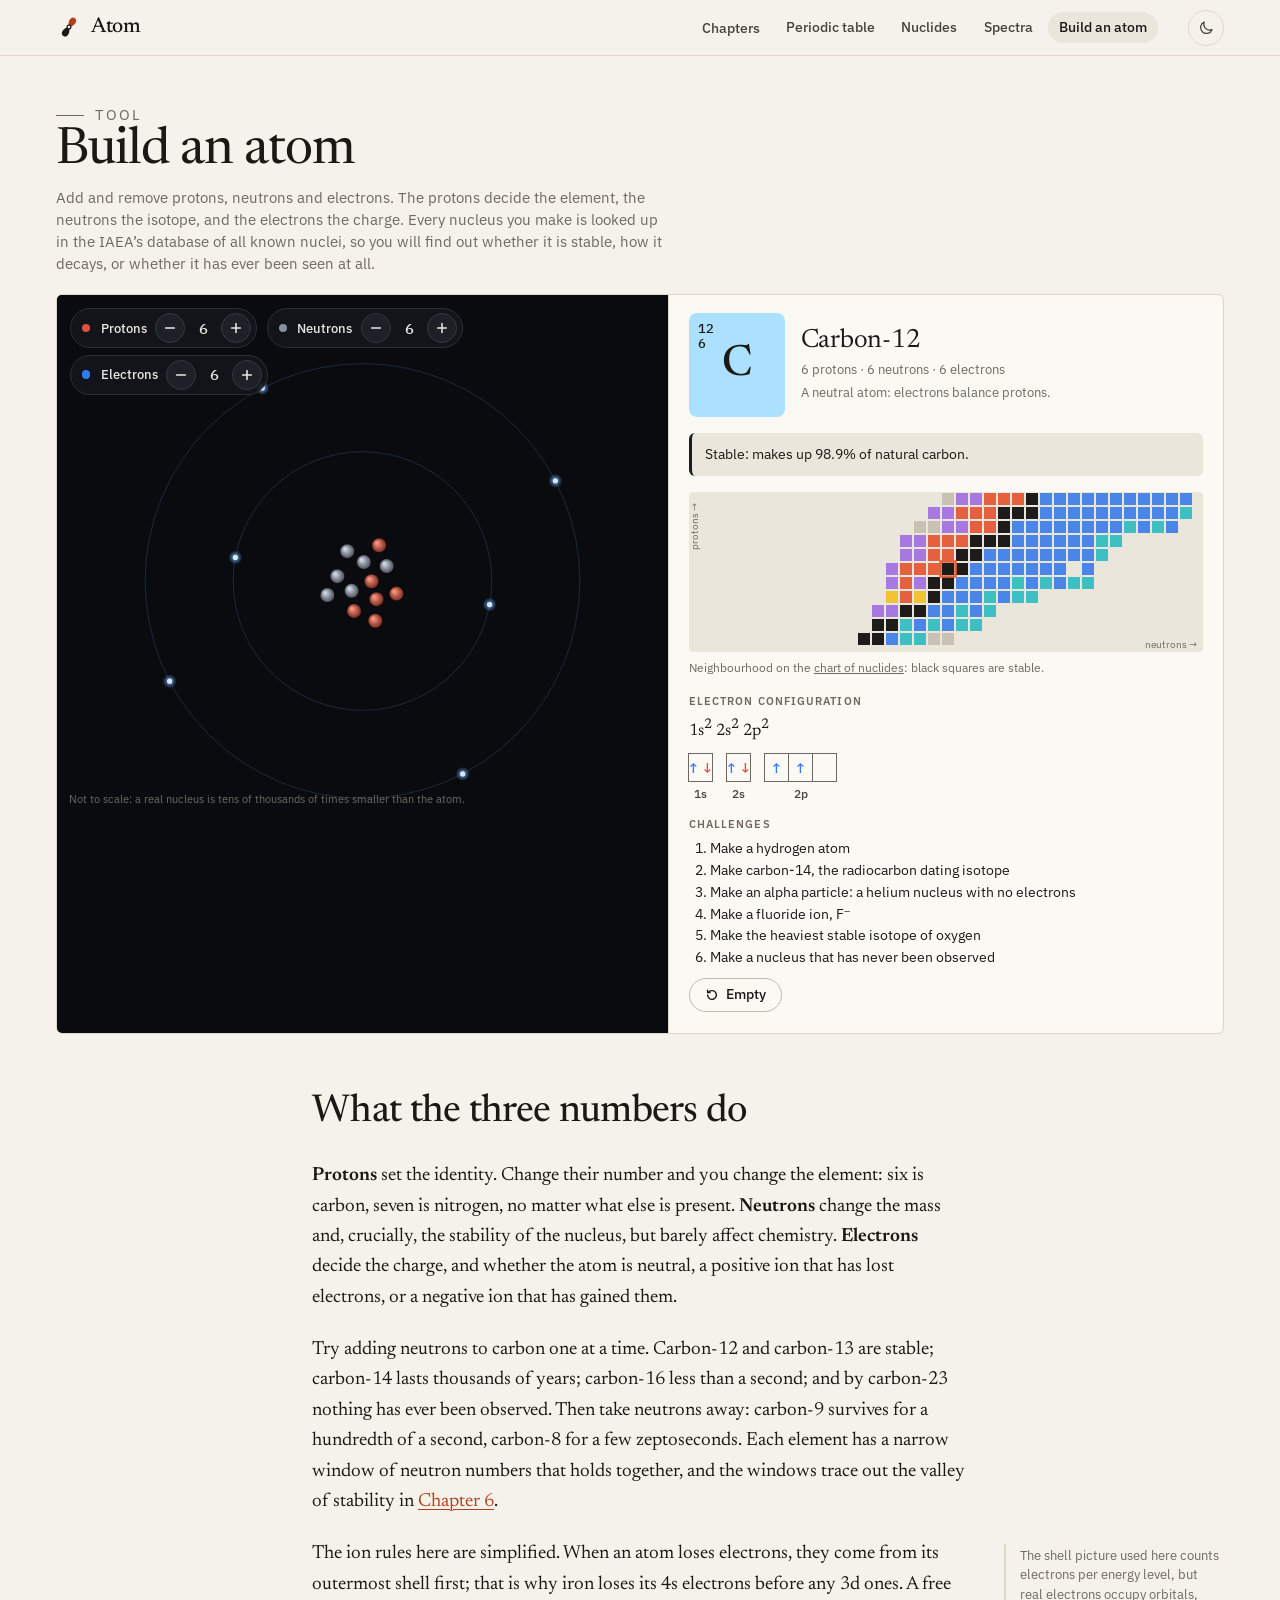
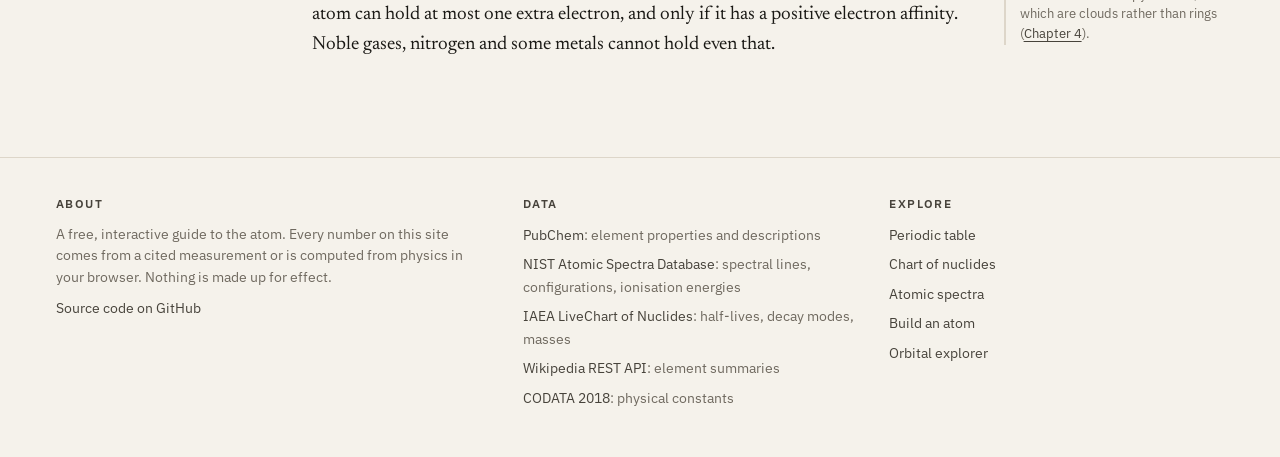
<file: build.html>
<!doctype html>
<html lang="en">
<head>
  <meta charset="utf-8">
  <meta name="viewport" content="width=device-width, initial-scale=1">
  <title>Build an atom · Atom</title>
  <meta name="description" content="Assemble protons, neutrons and electrons and see what you made: which element and isotope, its charge, its electron configuration, and whether the nucleus is stable, checked against real IAEA data.">
  <meta property="og:title" content="Build an atom">
  <meta property="og:description" content="Assemble an atom and find out if it would survive, using real nuclear data.">
  <meta property="og:image" content="https://theanomality.github.io/Atom-Anomality/assets/img/og.jpg">
  <meta property="og:image:width" content="1200">
  <meta property="og:image:height" content="630">
  <meta name="twitter:card" content="summary_large_image">
  <meta name="theme-color" content="#f5f2eb" media="(prefers-color-scheme: light)">
  <meta name="theme-color" content="#121211" media="(prefers-color-scheme: dark)">
  <link rel="icon" href="assets/img/favicon.svg" type="image/svg+xml">
  <link rel="preconnect" href="https://fonts.googleapis.com">
  <link rel="preconnect" href="https://fonts.gstatic.com" crossorigin>
  <link rel="stylesheet" href="https://fonts.googleapis.com/css2?family=IBM+Plex+Mono:wght@400;500&family=IBM+Plex+Sans:wght@400;500;600&family=Newsreader:ital,opsz,wght@0,6..72,300..700;1,6..72,300..700&display=swap">
  <link rel="stylesheet" href="assets/css/site.css">
  <link rel="stylesheet" href="assets/css/figures.css">
  <link rel="stylesheet" href="assets/css/table.css">
  <script>try{var t=localStorage.getItem('theme');if(t)document.documentElement.dataset.theme=t}catch(e){}</script>
  <script type="importmap">{"imports":{"three":"./assets/vendor/three.module.min.js","three/addons/":"./assets/vendor/addons/"}}</script>
  <script type="module" src="assets/js/site.js"></script>
</head>
<body>
<!-- header:start -->
<a class="skip-link" href="#main">Skip to content</a>
<header class="site-header">
  <div class="site-header__inner">
    <a class="wordmark" href="./" aria-label="Atom, home">
      <svg viewBox="0 0 26 26" aria-hidden="true"><g transform="rotate(32 13 13)"><path d="M13 13C8.7 9.6 8.4 2.3 13 2.3s4.3 7.3 0 10.7z" fill="var(--accent)"/><path d="M13 13c-4.3 3.4-4.6 10.7 0 10.7s4.3-7.3 0-10.7z" fill="currentColor"/></g><circle cx="13" cy="13" r="1.9" fill="var(--bg)" stroke="currentColor" stroke-width="1.2"/></svg>
      <span>Atom</span>
    </a>
    <nav class="site-nav" aria-label="Primary">
      <div class="nav-menu" data-menu>
        <button class="navlink" type="button" aria-expanded="false" aria-controls="chapters-panel">Chapters</button>
        <div class="nav-menu__panel" id="chapters-panel">
          <a href="scale.html"><span class="num">01</span><span class="t">Smaller than small</span><span class="d">How tiny atoms are, and what they are made of</span></a>
          <a href="discovery.html"><span class="num">02</span><span class="t">How we found out</span><span class="d">Two thousand years of guesses, and the experiments that settled them</span></a>
          <a href="quantum.html"><span class="num">03</span><span class="t">Quantum leaps</span><span class="d">Why electrons sit on energy ladders, and how that makes light</span></a>
          <a href="orbitals.html"><span class="num">04</span><span class="t">Orbitals</span><span class="d">The true shapes of electron clouds, computed live</span></a>
          <a href="periodic.html"><span class="num">05</span><span class="t">Building the table</span><span class="d">How filling orbitals gives the periodic table its shape</span></a>
          <a href="nucleus.html"><span class="num">06</span><span class="t">The nucleus</span><span class="d">Isotopes, the strong force, radioactivity and E = mc²</span></a>
          <a href="bonding.html"><span class="num">07</span><span class="t">Atoms together</span><span class="d">Why atoms bond, and what a bond actually is</span></a>
        </div>
      </div>
      <a class="navlink" href="table.html">Periodic table</a>
      <a class="navlink navlink--wide" href="nuclides.html">Nuclides</a>
      <a class="navlink navlink--wide" href="spectra.html">Spectra</a>
      <a class="navlink navlink--wide" href="build.html" aria-current="page">Build an atom</a>
    </nav>
    <button class="menu-button" type="button" aria-expanded="false" aria-controls="mobile-sheet">Menu</button>
    <button class="theme-toggle" type="button" aria-label="Toggle dark mode"></button>
  </div>
  <div class="progress" aria-hidden="true"></div>
</header>
<!-- header:end -->

<main id="main">
  <header class="tool-head">
    <div class="tool-head__text">
      <p class="kicker">Tool</p>
      <h1>Build an atom</h1>
      <p>Add and remove protons, neutrons and electrons. The protons decide the element, the neutrons the isotope, and the electrons the charge. Every nucleus you make is looked up in the IAEA’s database of all known nuclei, so you will find out whether it is stable, how it decays, or whether it has ever been seen at all.</p>
    </div>
  </header>
  <div class="pt-wrap" data-figure="build-atom" data-eager></div>
  <div class="prose" style="margin-top:3rem">
    <h2 style="margin-top:1.5em">What the three numbers do</h2>
    <p><strong>Protons</strong> set the identity. Change their number and you change the element: six is carbon, seven is nitrogen, no matter what else is present. <strong>Neutrons</strong> change the mass and, crucially, the stability of the nucleus, but barely affect chemistry. <strong>Electrons</strong> decide the charge, and whether the atom is neutral, a positive ion that has lost electrons, or a negative ion that has gained them.</p>
    <p>Try adding neutrons to carbon one at a time. Carbon-12 and carbon-13 are stable; carbon-14 lasts thousands of years; carbon-16 less than a second; and by carbon-23 nothing has ever been observed. Then take neutrons away: carbon-9 survives for a hundredth of a second, carbon-8 for a few zeptoseconds. Each element has a narrow window of neutron numbers that holds together, and the windows trace out the valley of stability in <a href="nucleus.html">Chapter 6</a>.</p>
    <aside class="note">The shell picture used here counts electrons per energy level, but real electrons occupy orbitals, which are clouds rather than rings (<a href="orbitals.html">Chapter 4</a>).</aside>
    <p>The ion rules here are simplified. When an atom loses electrons, they come from its outermost shell first; that is why iron loses its 4s electrons before any 3d ones. A free atom can hold at most one extra electron, and only if it has a positive electron affinity. Noble gases, nitrogen and some metals cannot hold even that.</p>
  </div>
</main>

<!-- footer:start -->
<footer class="site-footer">
  <div class="site-footer__inner">
    <div>
      <h2>About</h2>
      <p>A free, interactive guide to the atom. Every number on this site comes from a cited measurement or is computed from physics in your browser. Nothing is made up for effect.</p>
      <p><a href="https://github.com/TheAnomality/Atom-Anomality">Source code on GitHub</a></p>
    </div>
    <div>
      <h2>Data</h2>
      <ul>
        <li><a href="https://pubchem.ncbi.nlm.nih.gov/periodic-table/">PubChem</a>: element properties and descriptions</li>
        <li><a href="https://physics.nist.gov/asd">NIST Atomic Spectra Database</a>: spectral lines, configurations, ionisation energies</li>
        <li><a href="https://www-nds.iaea.org/relnsd/vcharthtml/VChartHTML.html">IAEA LiveChart of Nuclides</a>: half-lives, decay modes, masses</li>
        <li><a href="https://www.mediawiki.org/wiki/API:REST_API">Wikipedia REST API</a>: element summaries</li>
        <li><a href="https://physics.nist.gov/cuu/Constants/">CODATA 2018</a>: physical constants</li>
      </ul>
    </div>
    <div>
      <h2>Explore</h2>
      <ul>
        <li><a href="table.html">Periodic table</a></li>
        <li><a href="nuclides.html">Chart of nuclides</a></li>
        <li><a href="spectra.html">Atomic spectra</a></li>
        <li><a href="build.html" aria-current="page">Build an atom</a></li>
        <li><a href="orbitals.html#explorer">Orbital explorer</a></li>
      </ul>
    </div>
  </div>
</footer>
<!-- footer:end -->
</body>
</html>
</file>
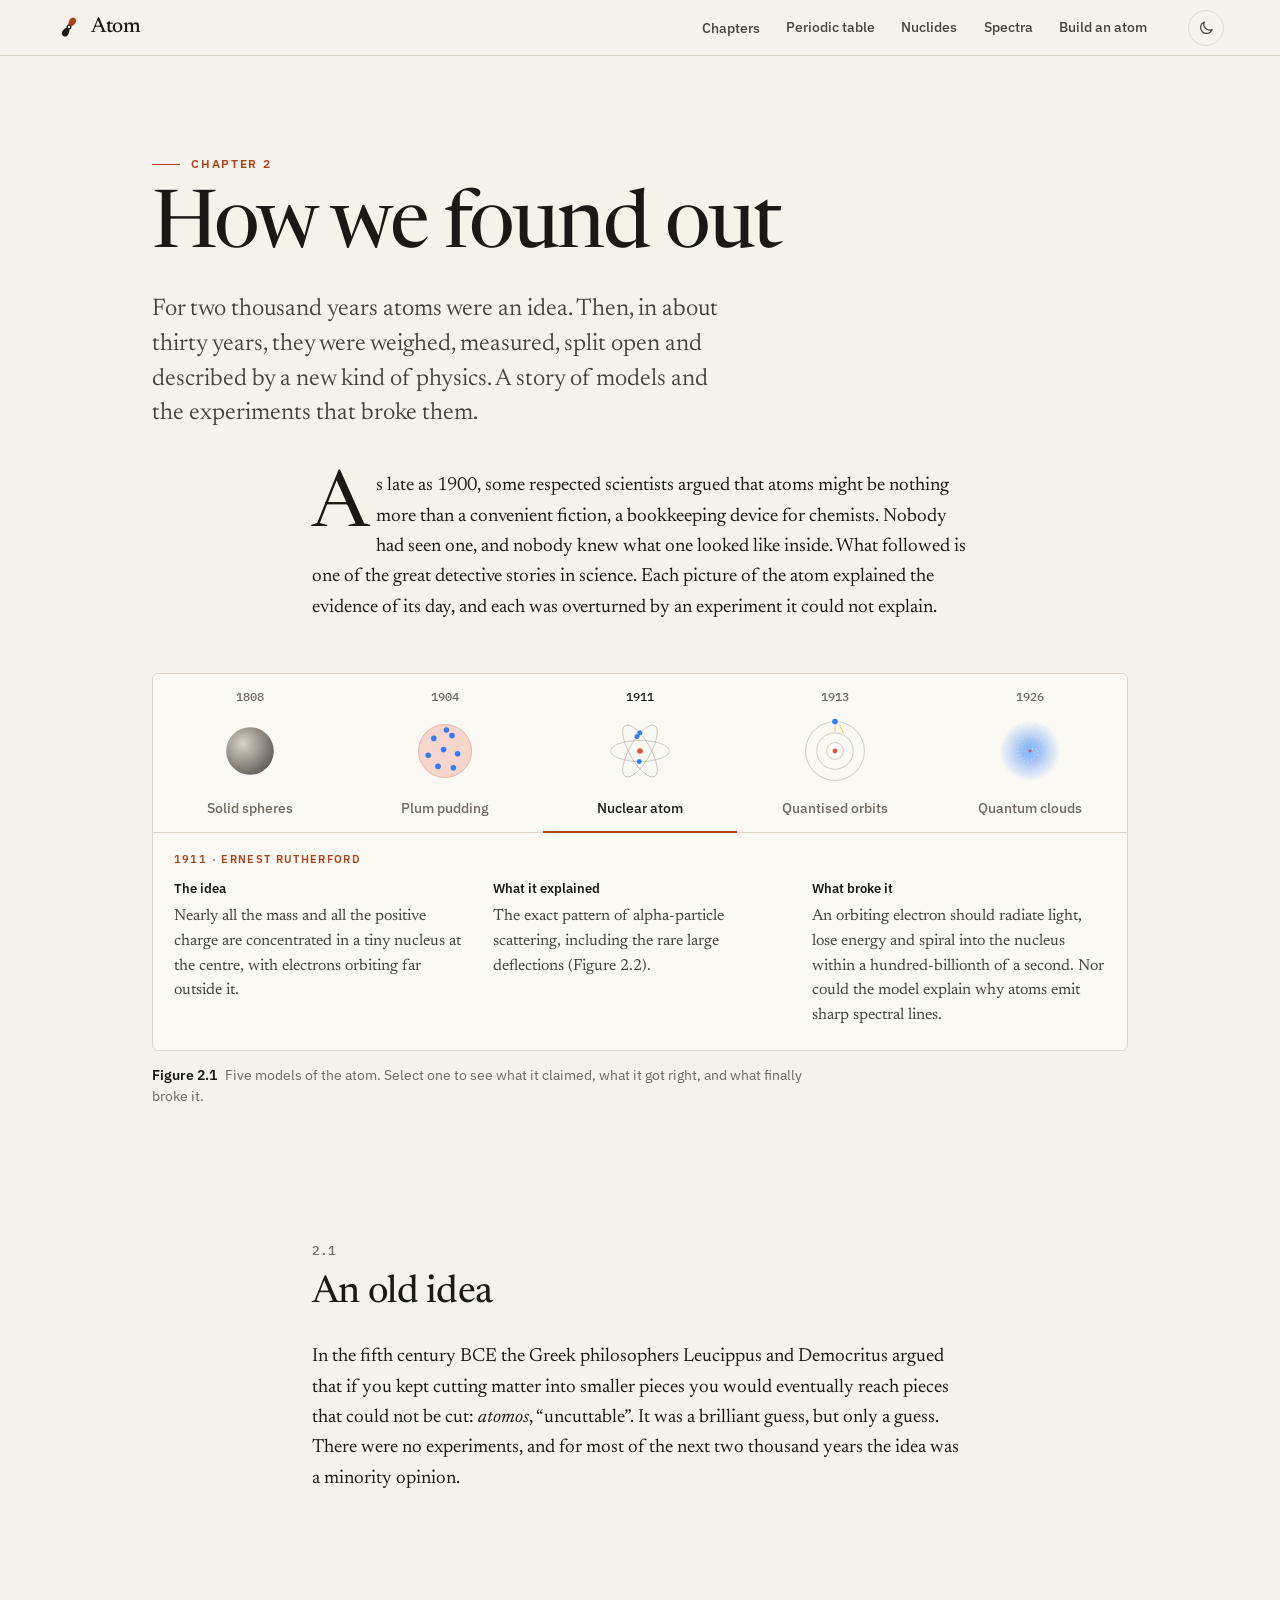
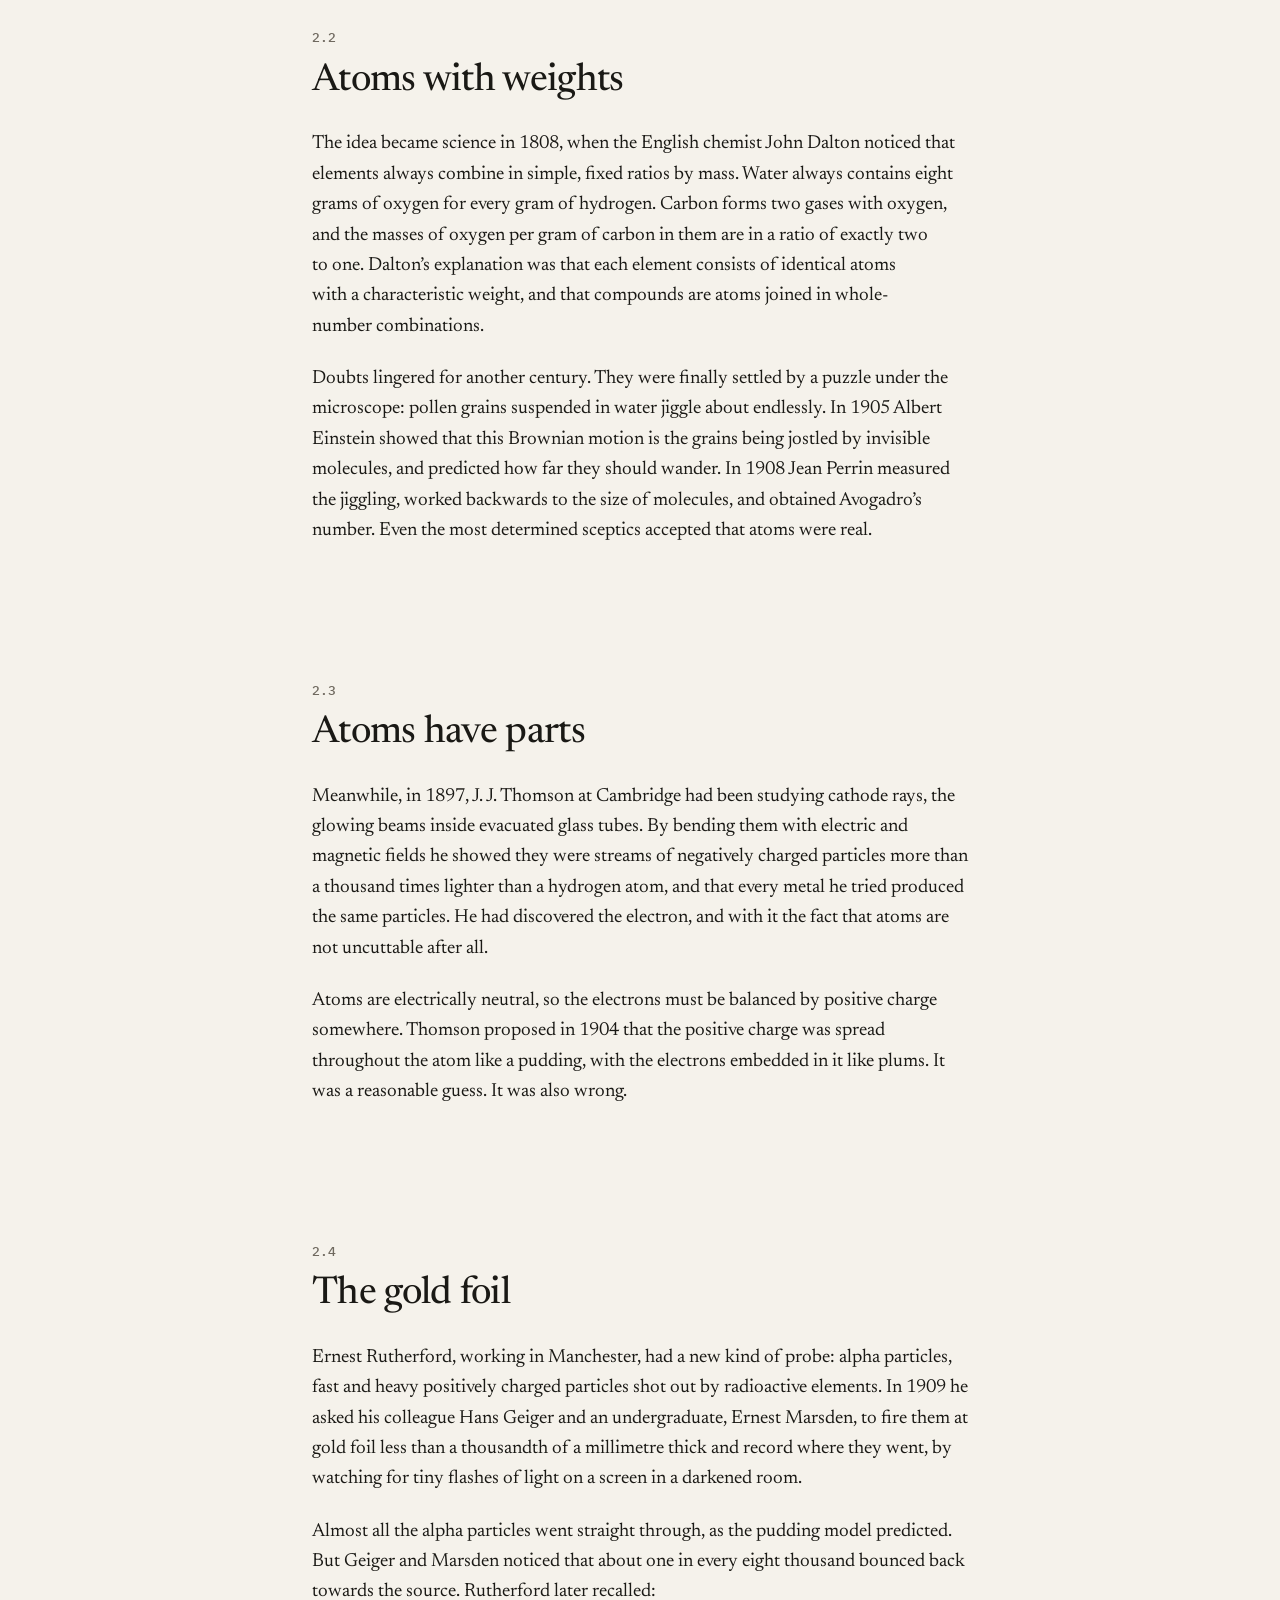
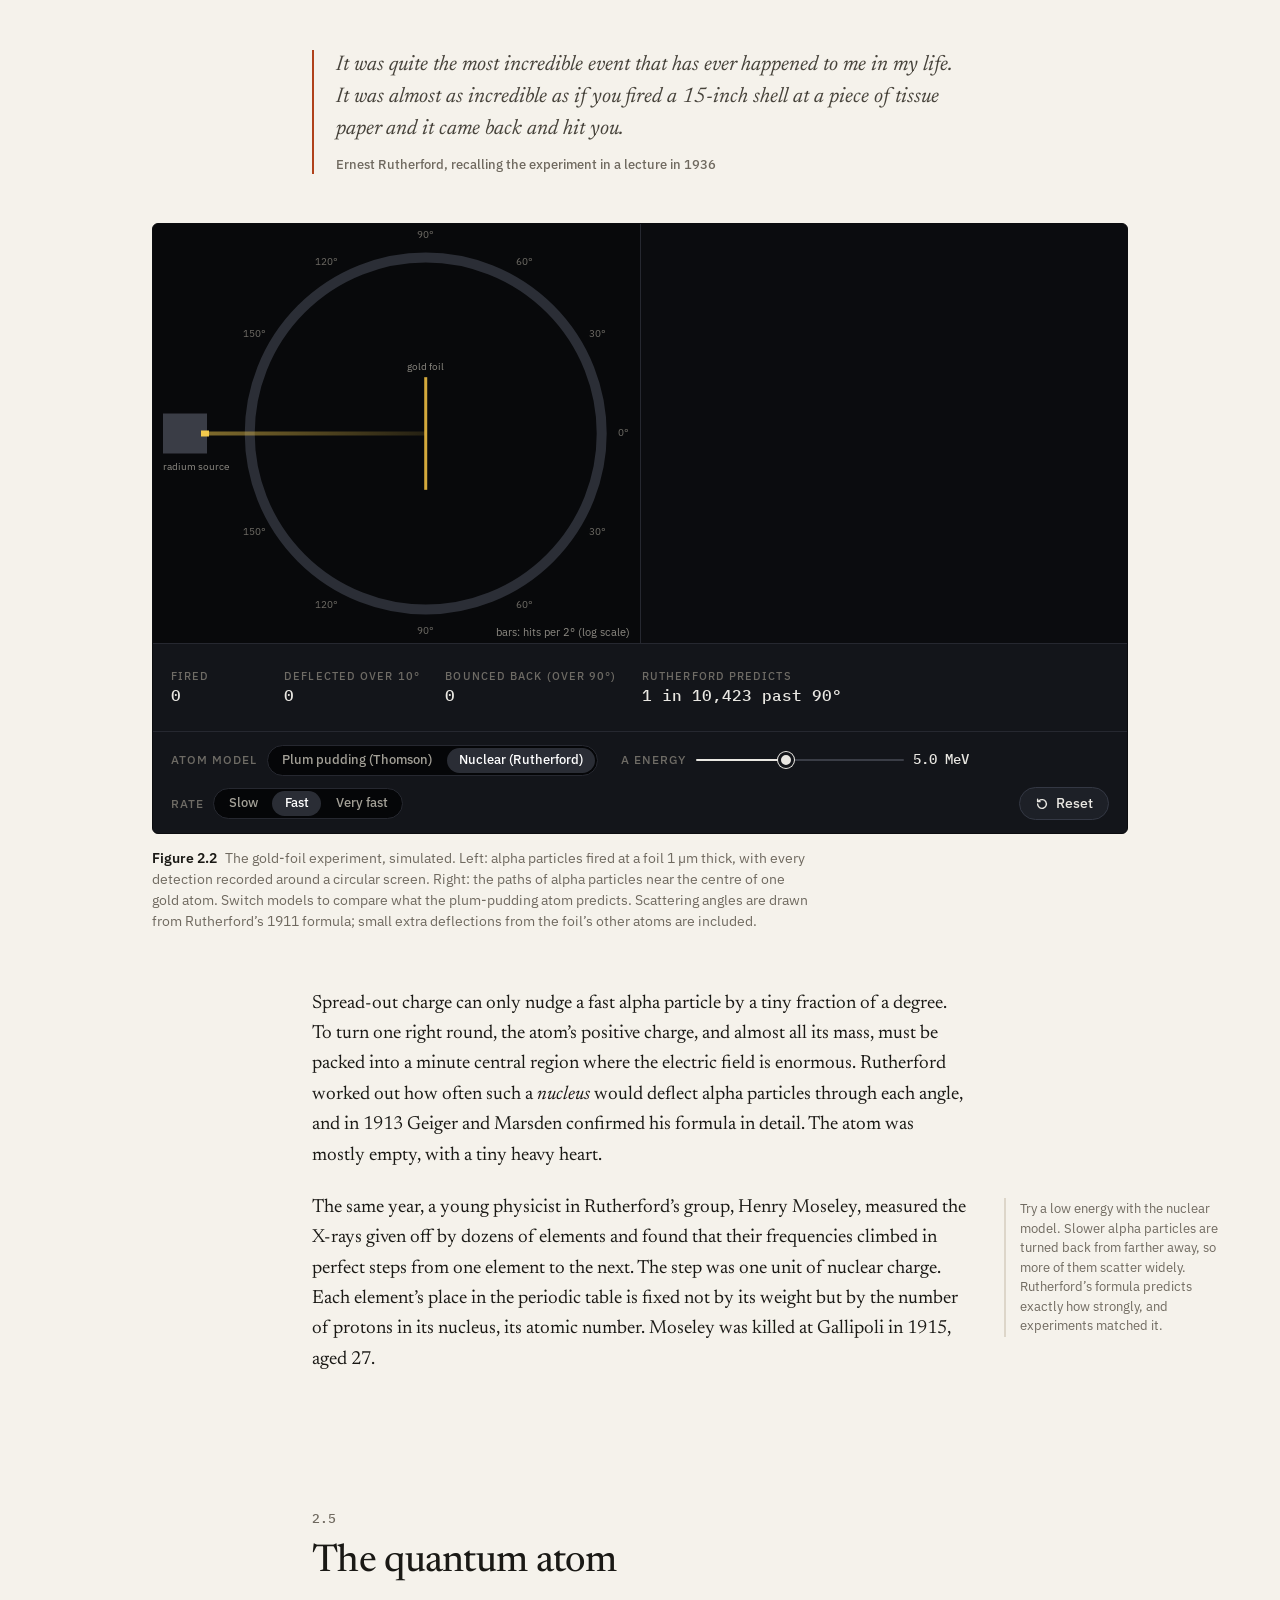
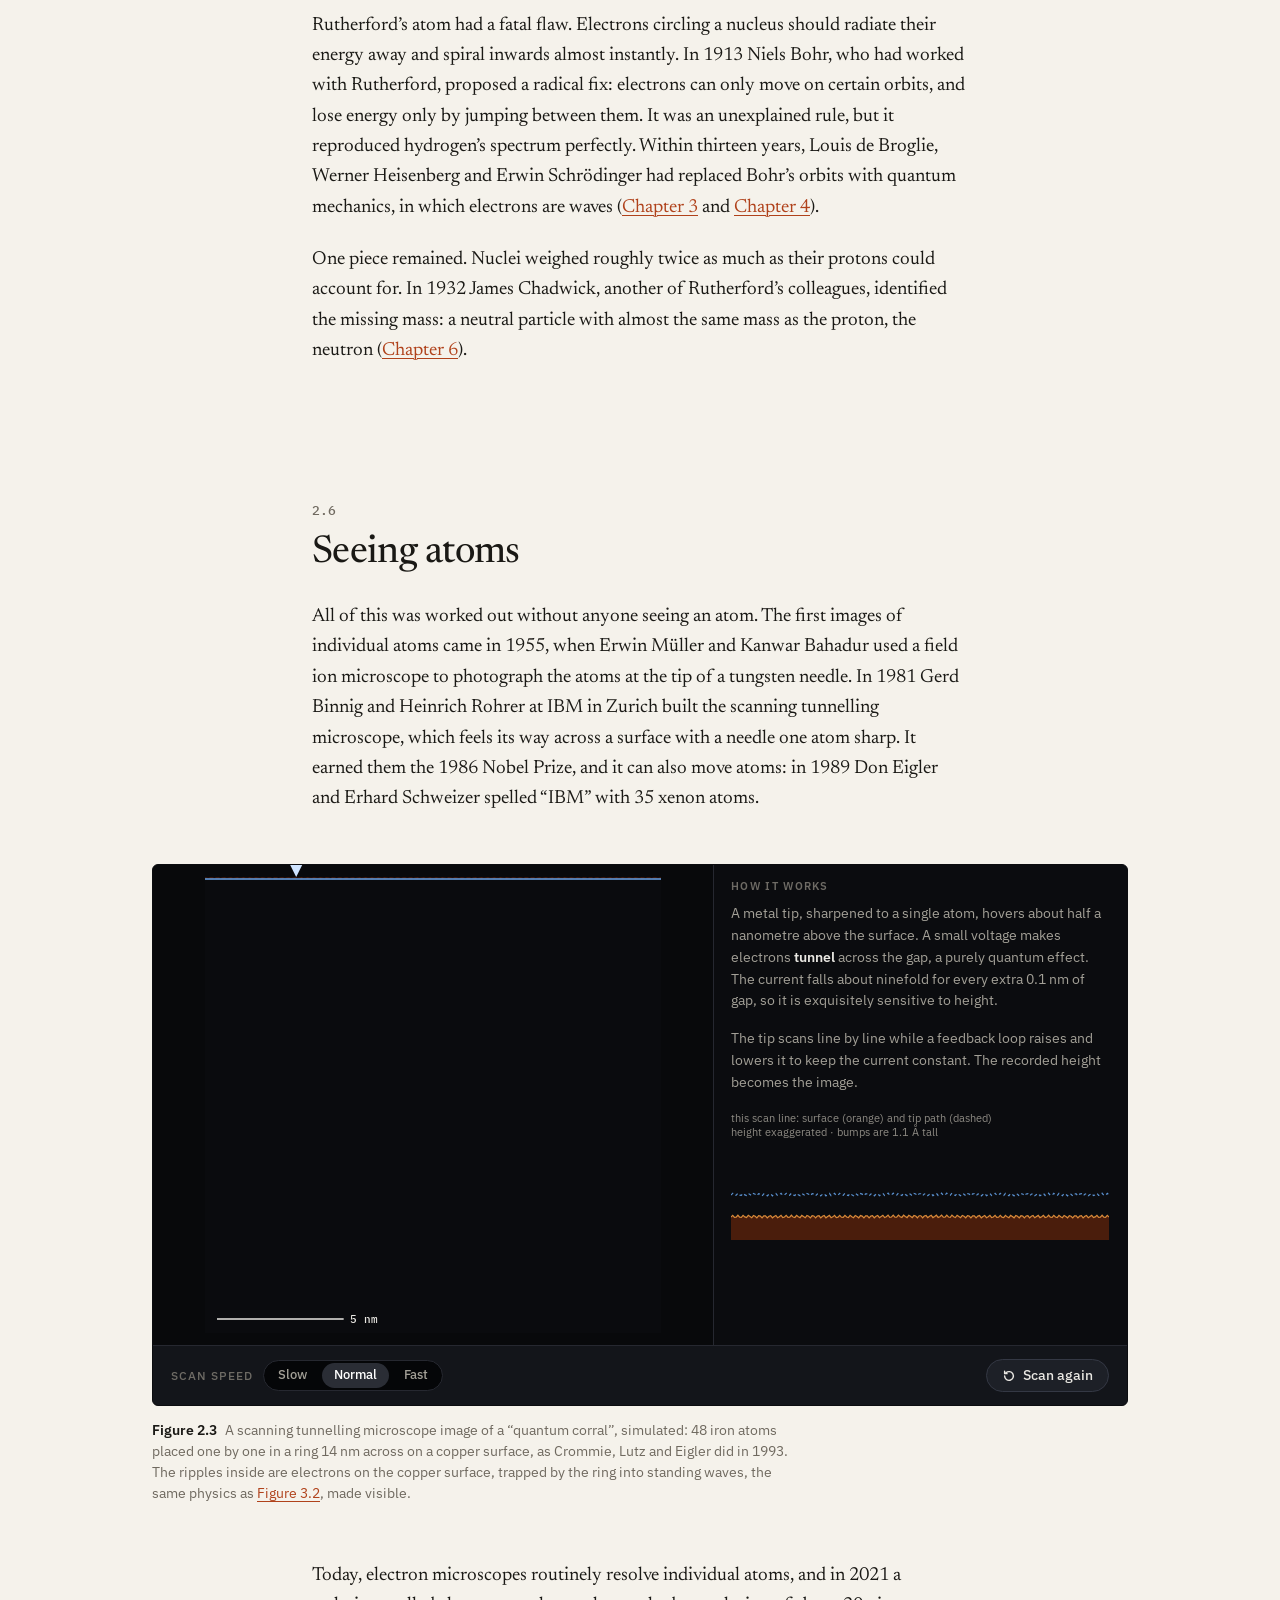
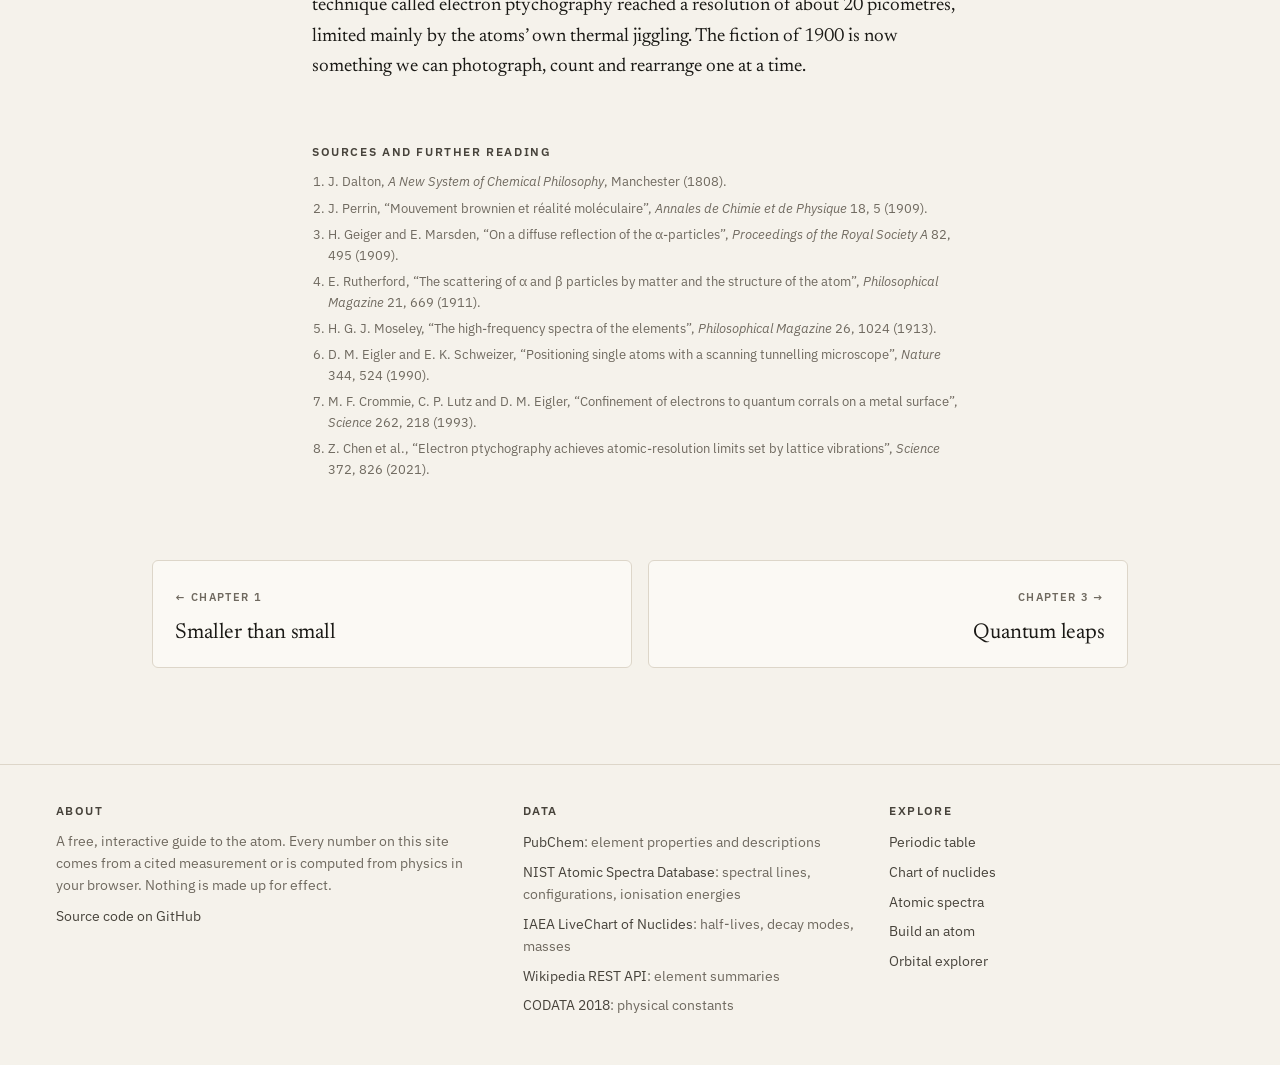
<file: discovery.html>
<!doctype html>
<html lang="en">
<head>
  <meta charset="utf-8">
  <meta name="viewport" content="width=device-width, initial-scale=1">
  <title>How we found out: the discovery of the atom · Atom</title>
  <meta name="description" content="From Democritus to quantum mechanics: the models of the atom and the experiments that overturned them. Run Rutherford’s gold-foil experiment and watch an STM image atoms.">
  <meta property="og:title" content="How we found out: the discovery of the atom">
  <meta property="og:description" content="Run Rutherford’s gold-foil experiment and see how each model of the atom fell.">
  <meta property="og:image" content="https://theanomality.github.io/Atom-Anomality/assets/img/og.jpg">
  <meta property="og:image:width" content="1200">
  <meta property="og:image:height" content="630">
  <meta name="twitter:card" content="summary_large_image">
  <meta name="theme-color" content="#f5f2eb" media="(prefers-color-scheme: light)">
  <meta name="theme-color" content="#121211" media="(prefers-color-scheme: dark)">
  <link rel="icon" href="assets/img/favicon.svg" type="image/svg+xml">
  <link rel="preconnect" href="https://fonts.googleapis.com">
  <link rel="preconnect" href="https://fonts.gstatic.com" crossorigin>
  <link rel="stylesheet" href="https://fonts.googleapis.com/css2?family=IBM+Plex+Mono:wght@400;500&family=IBM+Plex+Sans:wght@400;500;600&family=Newsreader:ital,opsz,wght@0,6..72,300..700;1,6..72,300..700&display=swap">
  <link rel="stylesheet" href="assets/css/site.css">
  <link rel="stylesheet" href="assets/css/figures.css">
  <script>try{var t=localStorage.getItem('theme');if(t)document.documentElement.dataset.theme=t}catch(e){}</script>
  <script type="importmap">{"imports":{"three":"./assets/vendor/three.module.min.js","three/addons/":"./assets/vendor/addons/"}}</script>
  <script type="module" src="assets/js/site.js"></script>
</head>
<body>
<!-- header:start -->
<a class="skip-link" href="#main">Skip to content</a>
<header class="site-header">
  <div class="site-header__inner">
    <a class="wordmark" href="./" aria-label="Atom, home">
      <svg viewBox="0 0 26 26" aria-hidden="true"><g transform="rotate(32 13 13)"><path d="M13 13C8.7 9.6 8.4 2.3 13 2.3s4.3 7.3 0 10.7z" fill="var(--accent)"/><path d="M13 13c-4.3 3.4-4.6 10.7 0 10.7s4.3-7.3 0-10.7z" fill="currentColor"/></g><circle cx="13" cy="13" r="1.9" fill="var(--bg)" stroke="currentColor" stroke-width="1.2"/></svg>
      <span>Atom</span>
    </a>
    <nav class="site-nav" aria-label="Primary">
      <div class="nav-menu" data-menu>
        <button class="navlink" type="button" aria-expanded="false" aria-controls="chapters-panel">Chapters</button>
        <div class="nav-menu__panel" id="chapters-panel">
          <a href="scale.html"><span class="num">01</span><span class="t">Smaller than small</span><span class="d">How tiny atoms are, and what they are made of</span></a>
          <a href="discovery.html" aria-current="page"><span class="num">02</span><span class="t">How we found out</span><span class="d">Two thousand years of guesses, and the experiments that settled them</span></a>
          <a href="quantum.html"><span class="num">03</span><span class="t">Quantum leaps</span><span class="d">Why electrons sit on energy ladders, and how that makes light</span></a>
          <a href="orbitals.html"><span class="num">04</span><span class="t">Orbitals</span><span class="d">The true shapes of electron clouds, computed live</span></a>
          <a href="periodic.html"><span class="num">05</span><span class="t">Building the table</span><span class="d">How filling orbitals gives the periodic table its shape</span></a>
          <a href="nucleus.html"><span class="num">06</span><span class="t">The nucleus</span><span class="d">Isotopes, the strong force, radioactivity and E = mc²</span></a>
          <a href="bonding.html"><span class="num">07</span><span class="t">Atoms together</span><span class="d">Why atoms bond, and what a bond actually is</span></a>
        </div>
      </div>
      <a class="navlink" href="table.html">Periodic table</a>
      <a class="navlink navlink--wide" href="nuclides.html">Nuclides</a>
      <a class="navlink navlink--wide" href="spectra.html">Spectra</a>
      <a class="navlink navlink--wide" href="build.html">Build an atom</a>
    </nav>
    <button class="menu-button" type="button" aria-expanded="false" aria-controls="mobile-sheet">Menu</button>
    <button class="theme-toggle" type="button" aria-label="Toggle dark mode"></button>
  </div>
  <div class="progress" aria-hidden="true"></div>
</header>
<!-- header:end -->

<main id="main" data-progress>
  <header class="chapter-head">
    <p class="kicker">Chapter 2</p>
    <h1>How we found out</h1>
    <p class="dek">For two thousand years atoms were an idea. Then, in about thirty years, they were weighed, measured, split open and described by a new kind of physics. A story of models and the experiments that broke them.</p>
  </header>

  <article class="prose">
    <p class="lede">As late as 1900, some respected scientists argued that atoms might be nothing more than a convenient fiction, a bookkeeping device for chemists. Nobody had seen one, and nobody knew what one looked like inside. What followed is one of the great detective stories in science. Each picture of the atom explained the evidence of its day, and each was overturned by an experiment it could not explain.</p>

    <figure class="wide">
      <div class="fig" data-figure="models-timeline"></div>
      <figcaption><b>Figure 2.1</b> Five models of the atom. Select one to see what it claimed, what it got right, and what finally broke it.</figcaption>
    </figure>

    <h2><span class="sec">2.1</span>An old idea</h2>
    <p>In the fifth century BCE the Greek philosophers Leucippus and Democritus argued that if you kept cutting matter into smaller pieces you would eventually reach pieces that could not be cut: <em>atomos</em>, “uncuttable”. It was a brilliant guess, but only a guess. There were no experiments, and for most of the next two thousand years the idea was a minority opinion.</p>

    <h2><span class="sec">2.2</span>Atoms with weights</h2>
    <p>The idea became science in 1808, when the English chemist John Dalton noticed that elements always combine in simple, fixed ratios by mass. Water always contains eight grams of oxygen for every gram of hydrogen. Carbon forms two gases with oxygen, and the masses of oxygen per gram of carbon in them are in a ratio of exactly two to one. Dalton’s explanation was that each element consists of identical atoms with a characteristic weight, and that compounds are atoms joined in whole-number combinations.</p>
    <p>Doubts lingered for another century. They were finally settled by a puzzle under the microscope: pollen grains suspended in water jiggle about endlessly. In 1905 Albert Einstein showed that this Brownian motion is the grains being jostled by invisible molecules, and predicted how far they should wander. In 1908 Jean Perrin measured the jiggling, worked backwards to the size of molecules, and obtained Avogadro’s number. Even the most determined sceptics accepted that atoms were real.</p>

    <h2><span class="sec">2.3</span>Atoms have parts</h2>
    <p>Meanwhile, in 1897, J. J. Thomson at Cambridge had been studying cathode rays, the glowing beams inside evacuated glass tubes. By bending them with electric and magnetic fields he showed they were streams of negatively charged particles more than a thousand times lighter than a hydrogen atom, and that every metal he tried produced the same particles. He had discovered the electron, and with it the fact that atoms are not uncuttable after all.</p>
    <p>Atoms are electrically neutral, so the electrons must be balanced by positive charge somewhere. Thomson proposed in 1904 that the positive charge was spread throughout the atom like a pudding, with the electrons embedded in it like plums. It was a reasonable guess. It was also wrong.</p>

    <h2><span class="sec">2.4</span>The gold foil</h2>
    <p>Ernest Rutherford, working in Manchester, had a new kind of probe: alpha particles, fast and heavy positively charged particles shot out by radioactive elements. In 1909 he asked his colleague Hans Geiger and an undergraduate, Ernest Marsden, to fire them at gold foil less than a thousandth of a millimetre thick and record where they went, by watching for tiny flashes of light on a screen in a darkened room.</p>
    <p>Almost all the alpha particles went straight through, as the pudding model predicted. But Geiger and Marsden noticed that about one in every eight thousand bounced back towards the source. Rutherford later recalled:</p>
    <blockquote>It was quite the most incredible event that has ever happened to me in my life. It was almost as incredible as if you fired a 15-inch shell at a piece of tissue paper and it came back and hit you.<cite>Ernest Rutherford, recalling the experiment in a lecture in 1936</cite></blockquote>

    <figure class="wide">
      <div class="fig" data-figure="rutherford"></div>
      <figcaption><b>Figure 2.2</b> The gold-foil experiment, simulated. Left: alpha particles fired at a foil 1 µm thick, with every detection recorded around a circular screen. Right: the paths of alpha particles near the centre of one gold atom. Switch models to compare what the plum-pudding atom predicts. Scattering angles are drawn from Rutherford’s 1911 formula; small extra deflections from the foil’s other atoms are included.</figcaption>
    </figure>

    <p>Spread-out charge can only nudge a fast alpha particle by a tiny fraction of a degree. To turn one right round, the atom’s positive charge, and almost all its mass, must be packed into a minute central region where the electric field is enormous. Rutherford worked out how often such a <em>nucleus</em> would deflect alpha particles through each angle, and in 1913 Geiger and Marsden confirmed his formula in detail. The atom was mostly empty, with a tiny heavy heart.</p>
    <aside class="note">Try a low energy with the nuclear model. Slower alpha particles are turned back from farther away, so more of them scatter widely. Rutherford’s formula predicts exactly how strongly, and experiments matched it.</aside>
    <p>The same year, a young physicist in Rutherford’s group, Henry Moseley, measured the X-rays given off by dozens of elements and found that their frequencies climbed in perfect steps from one element to the next. The step was one unit of nuclear charge. Each element’s place in the periodic table is fixed not by its weight but by the number of protons in its nucleus, its atomic number. Moseley was killed at Gallipoli in 1915, aged 27.</p>

    <h2><span class="sec">2.5</span>The quantum atom</h2>
    <p>Rutherford’s atom had a fatal flaw. Electrons circling a nucleus should radiate their energy away and spiral inwards almost instantly. In 1913 Niels Bohr, who had worked with Rutherford, proposed a radical fix: electrons can only move on certain orbits, and lose energy only by jumping between them. It was an unexplained rule, but it reproduced hydrogen’s spectrum perfectly. Within thirteen years, Louis de Broglie, Werner Heisenberg and Erwin Schrödinger had replaced Bohr’s orbits with quantum mechanics, in which electrons are waves (<a href="quantum.html">Chapter 3</a> and <a href="orbitals.html">Chapter 4</a>).</p>
    <p>One piece remained. Nuclei weighed roughly twice as much as their protons could account for. In 1932 James Chadwick, another of Rutherford’s colleagues, identified the missing mass: a neutral particle with almost the same mass as the proton, the neutron (<a href="nucleus.html">Chapter 6</a>).</p>

    <h2><span class="sec">2.6</span>Seeing atoms</h2>
    <p>All of this was worked out without anyone seeing an atom. The first images of individual atoms came in 1955, when Erwin Müller and Kanwar Bahadur used a field ion microscope to photograph the atoms at the tip of a tungsten needle. In 1981 Gerd Binnig and Heinrich Rohrer at IBM in Zurich built the scanning tunnelling microscope, which feels its way across a surface with a needle one atom sharp. It earned them the 1986 Nobel Prize, and it can also move atoms: in 1989 Don Eigler and Erhard Schweizer spelled “IBM” with 35 xenon atoms.</p>

    <figure class="wide">
      <div class="fig" data-figure="stm"></div>
      <figcaption><b>Figure 2.3</b> A scanning tunnelling microscope image of a “quantum corral”, simulated: 48 iron atoms placed one by one in a ring 14 nm across on a copper surface, as Crommie, Lutz and Eigler did in 1993. The ripples inside are electrons on the copper surface, trapped by the ring into standing waves, the same physics as <a href="quantum.html">Figure 3.2</a>, made visible.</figcaption>
    </figure>

    <p>Today, electron microscopes routinely resolve individual atoms, and in 2021 a technique called electron ptychography reached a resolution of about 20 picometres, limited mainly by the atoms’ own thermal jiggling. The fiction of 1900 is now something we can photograph, count and rearrange one at a time.</p>

    <section class="sources" aria-labelledby="sources-title">
      <h2 id="sources-title">Sources and further reading</h2>
      <ol>
        <li>J. Dalton, <em>A New System of Chemical Philosophy</em>, Manchester (1808).</li>
        <li>J. Perrin, “Mouvement brownien et réalité moléculaire”, <em>Annales de Chimie et de Physique</em> 18, 5 (1909).</li>
        <li>H. Geiger and E. Marsden, “On a diffuse reflection of the α-particles”, <em>Proceedings of the Royal Society A</em> 82, 495 (1909).</li>
        <li>E. Rutherford, “The scattering of α and β particles by matter and the structure of the atom”, <em>Philosophical Magazine</em> 21, 669 (1911).</li>
        <li>H. G. J. Moseley, “The high-frequency spectra of the elements”, <em>Philosophical Magazine</em> 26, 1024 (1913).</li>
        <li>D. M. Eigler and E. K. Schweizer, “Positioning single atoms with a scanning tunnelling microscope”, <em>Nature</em> 344, 524 (1990).</li>
        <li>M. F. Crommie, C. P. Lutz and D. M. Eigler, “Confinement of electrons to quantum corrals on a metal surface”, <em>Science</em> 262, 218 (1993).</li>
        <li>Z. Chen et al., “Electron ptychography achieves atomic-resolution limits set by lattice vibrations”, <em>Science</em> 372, 826 (2021).</li>
      </ol>
    </section>
  </article>

  <nav class="chapter-nav" aria-label="Chapters">
    <a class="prev" href="scale.html"><span class="dir">← Chapter 1</span><span class="t">Smaller than small</span></a>
    <a class="next" href="quantum.html"><span class="dir">Chapter 3 →</span><span class="t">Quantum leaps</span></a>
  </nav>
</main>

<!-- footer:start -->
<footer class="site-footer">
  <div class="site-footer__inner">
    <div>
      <h2>About</h2>
      <p>A free, interactive guide to the atom. Every number on this site comes from a cited measurement or is computed from physics in your browser. Nothing is made up for effect.</p>
      <p><a href="https://github.com/TheAnomality/Atom-Anomality">Source code on GitHub</a></p>
    </div>
    <div>
      <h2>Data</h2>
      <ul>
        <li><a href="https://pubchem.ncbi.nlm.nih.gov/periodic-table/">PubChem</a>: element properties and descriptions</li>
        <li><a href="https://physics.nist.gov/asd">NIST Atomic Spectra Database</a>: spectral lines, configurations, ionisation energies</li>
        <li><a href="https://www-nds.iaea.org/relnsd/vcharthtml/VChartHTML.html">IAEA LiveChart of Nuclides</a>: half-lives, decay modes, masses</li>
        <li><a href="https://www.mediawiki.org/wiki/API:REST_API">Wikipedia REST API</a>: element summaries</li>
        <li><a href="https://physics.nist.gov/cuu/Constants/">CODATA 2018</a>: physical constants</li>
      </ul>
    </div>
    <div>
      <h2>Explore</h2>
      <ul>
        <li><a href="table.html">Periodic table</a></li>
        <li><a href="nuclides.html">Chart of nuclides</a></li>
        <li><a href="spectra.html">Atomic spectra</a></li>
        <li><a href="build.html">Build an atom</a></li>
        <li><a href="orbitals.html#explorer">Orbital explorer</a></li>
      </ul>
    </div>
  </div>
</footer>
<!-- footer:end -->
</body>
</html>
</file>
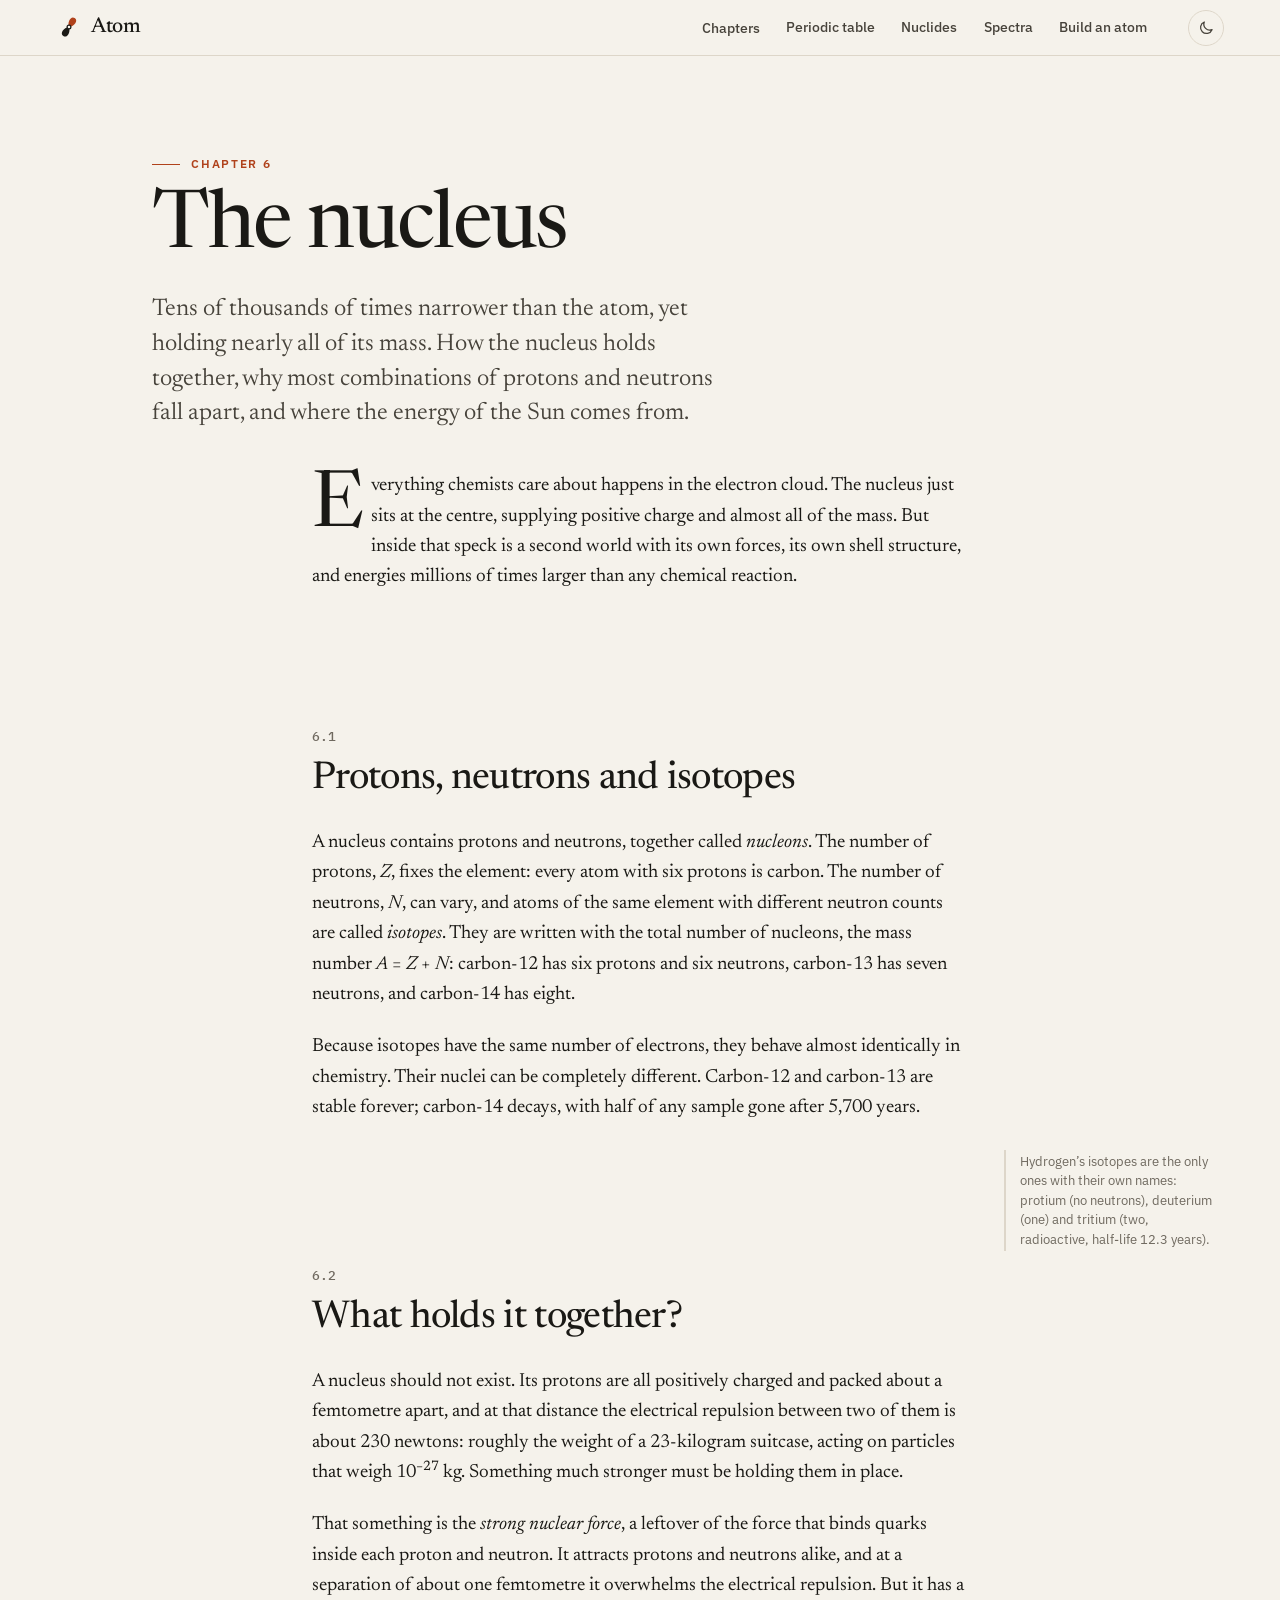
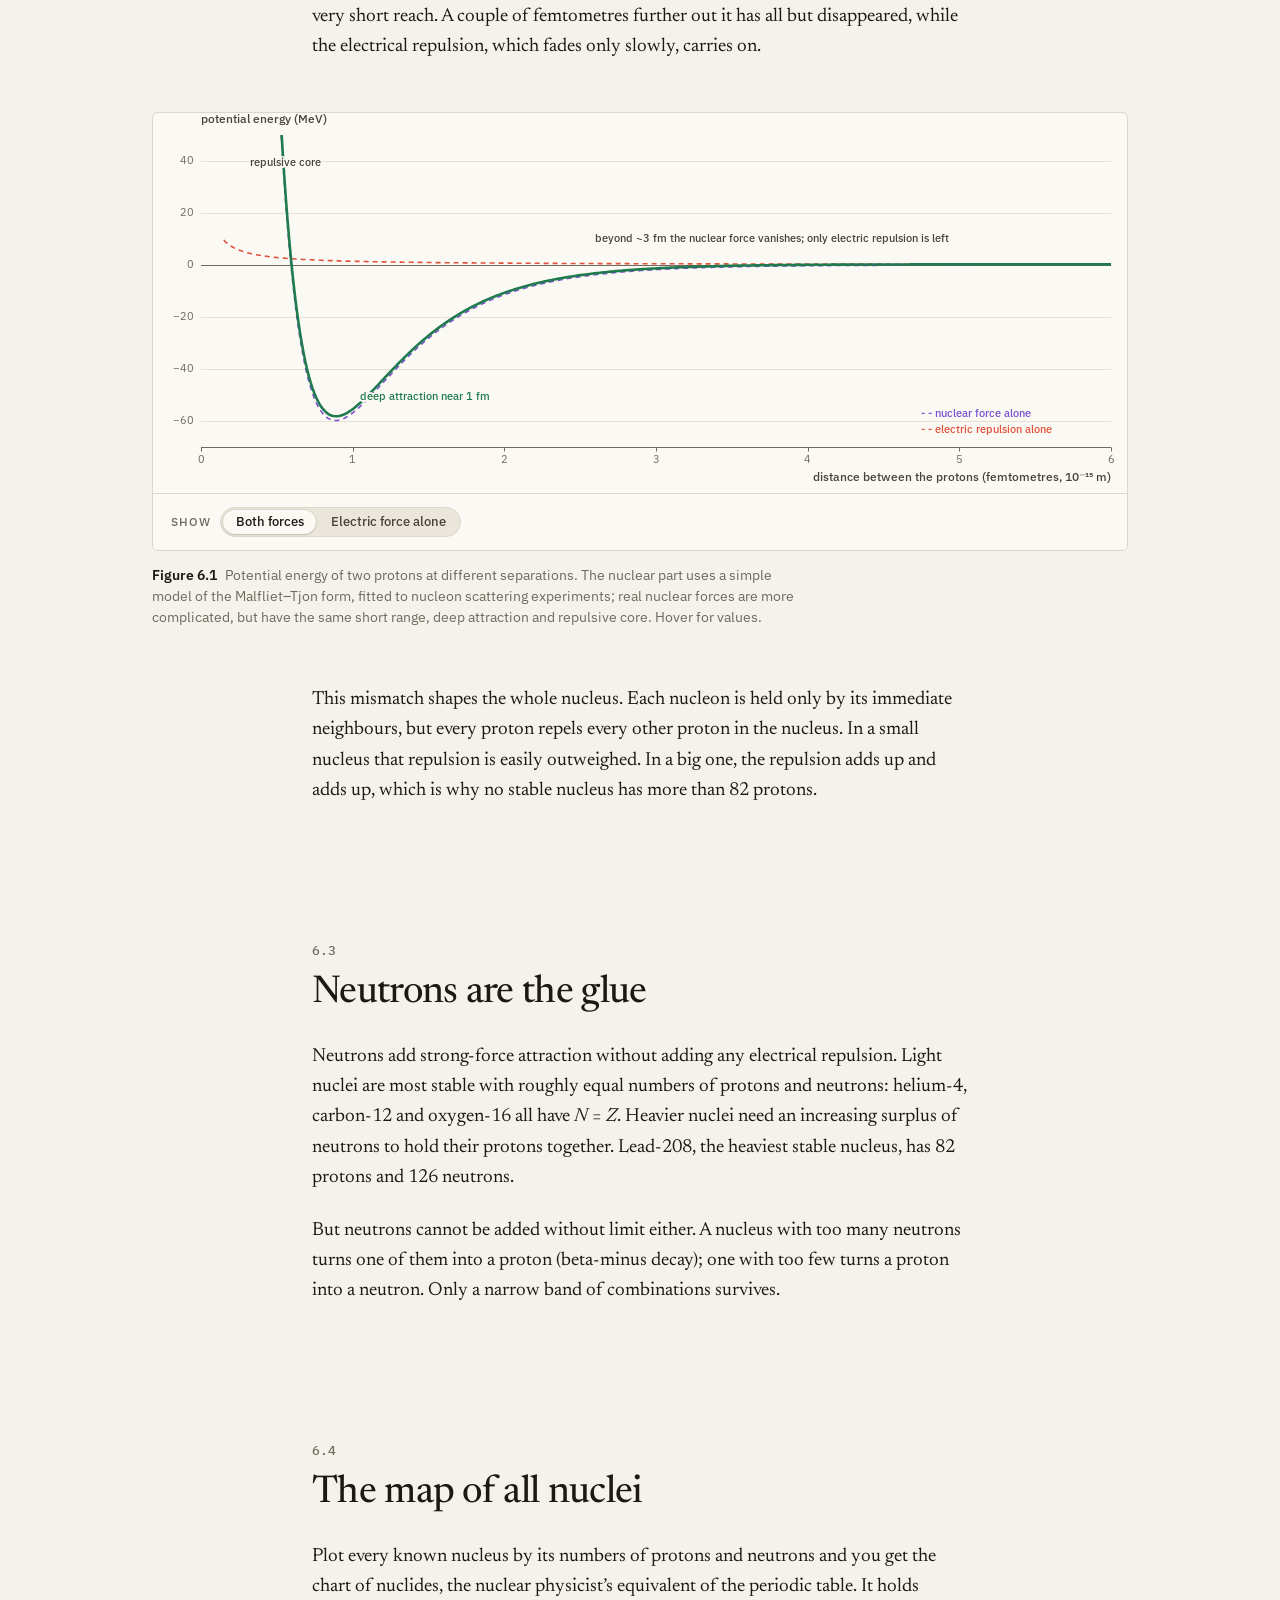
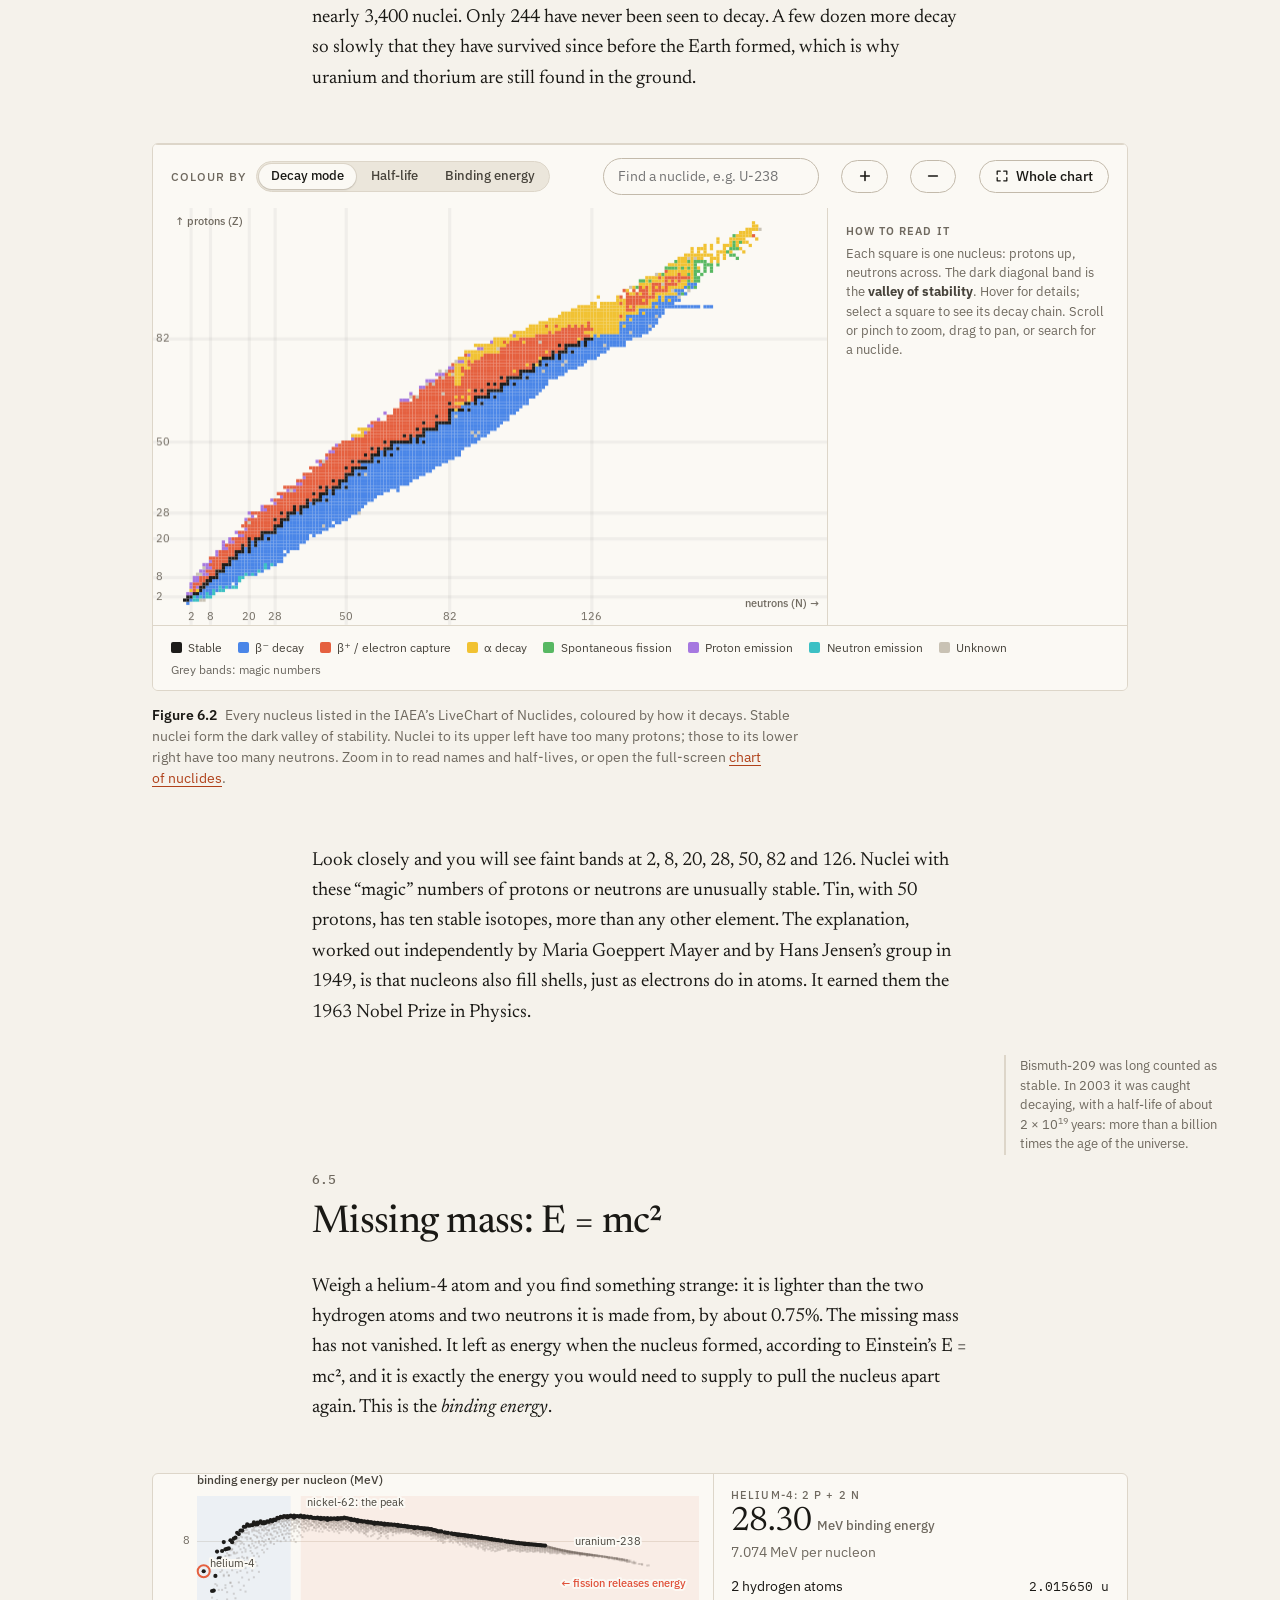
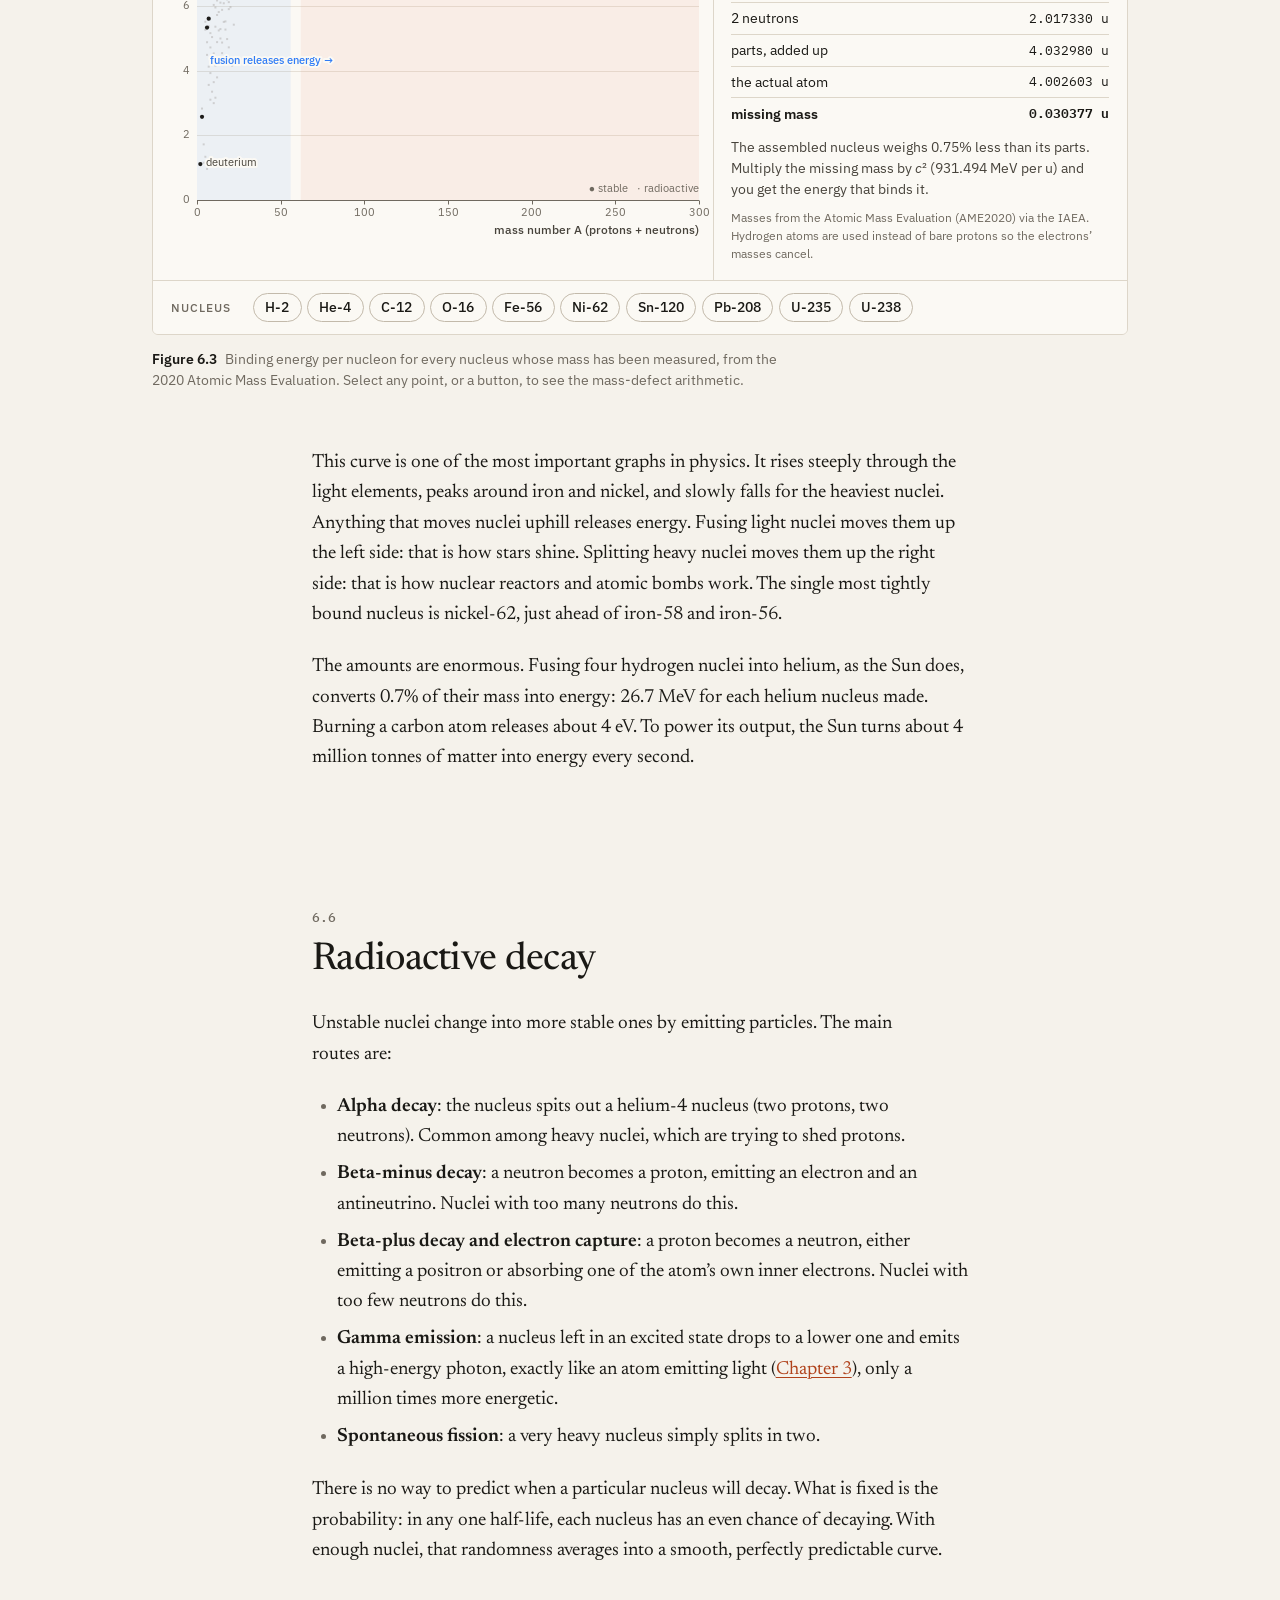
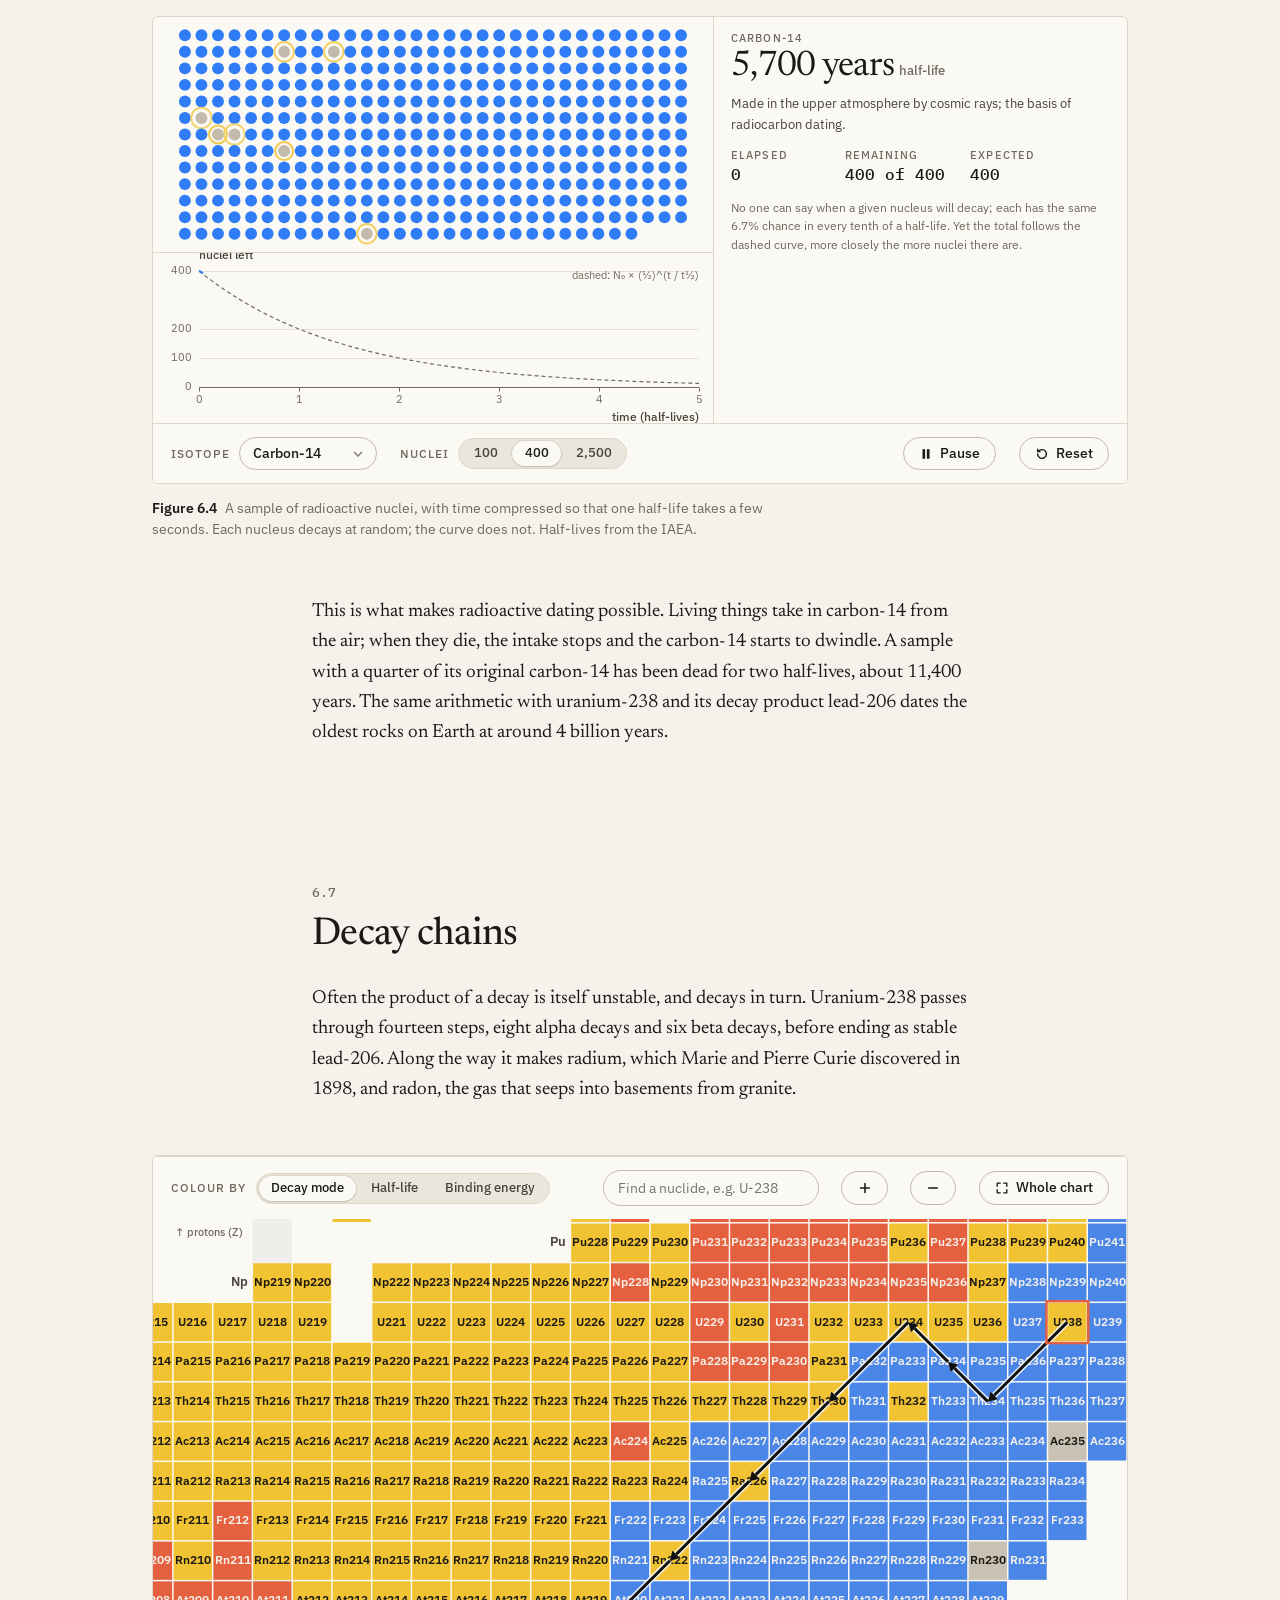
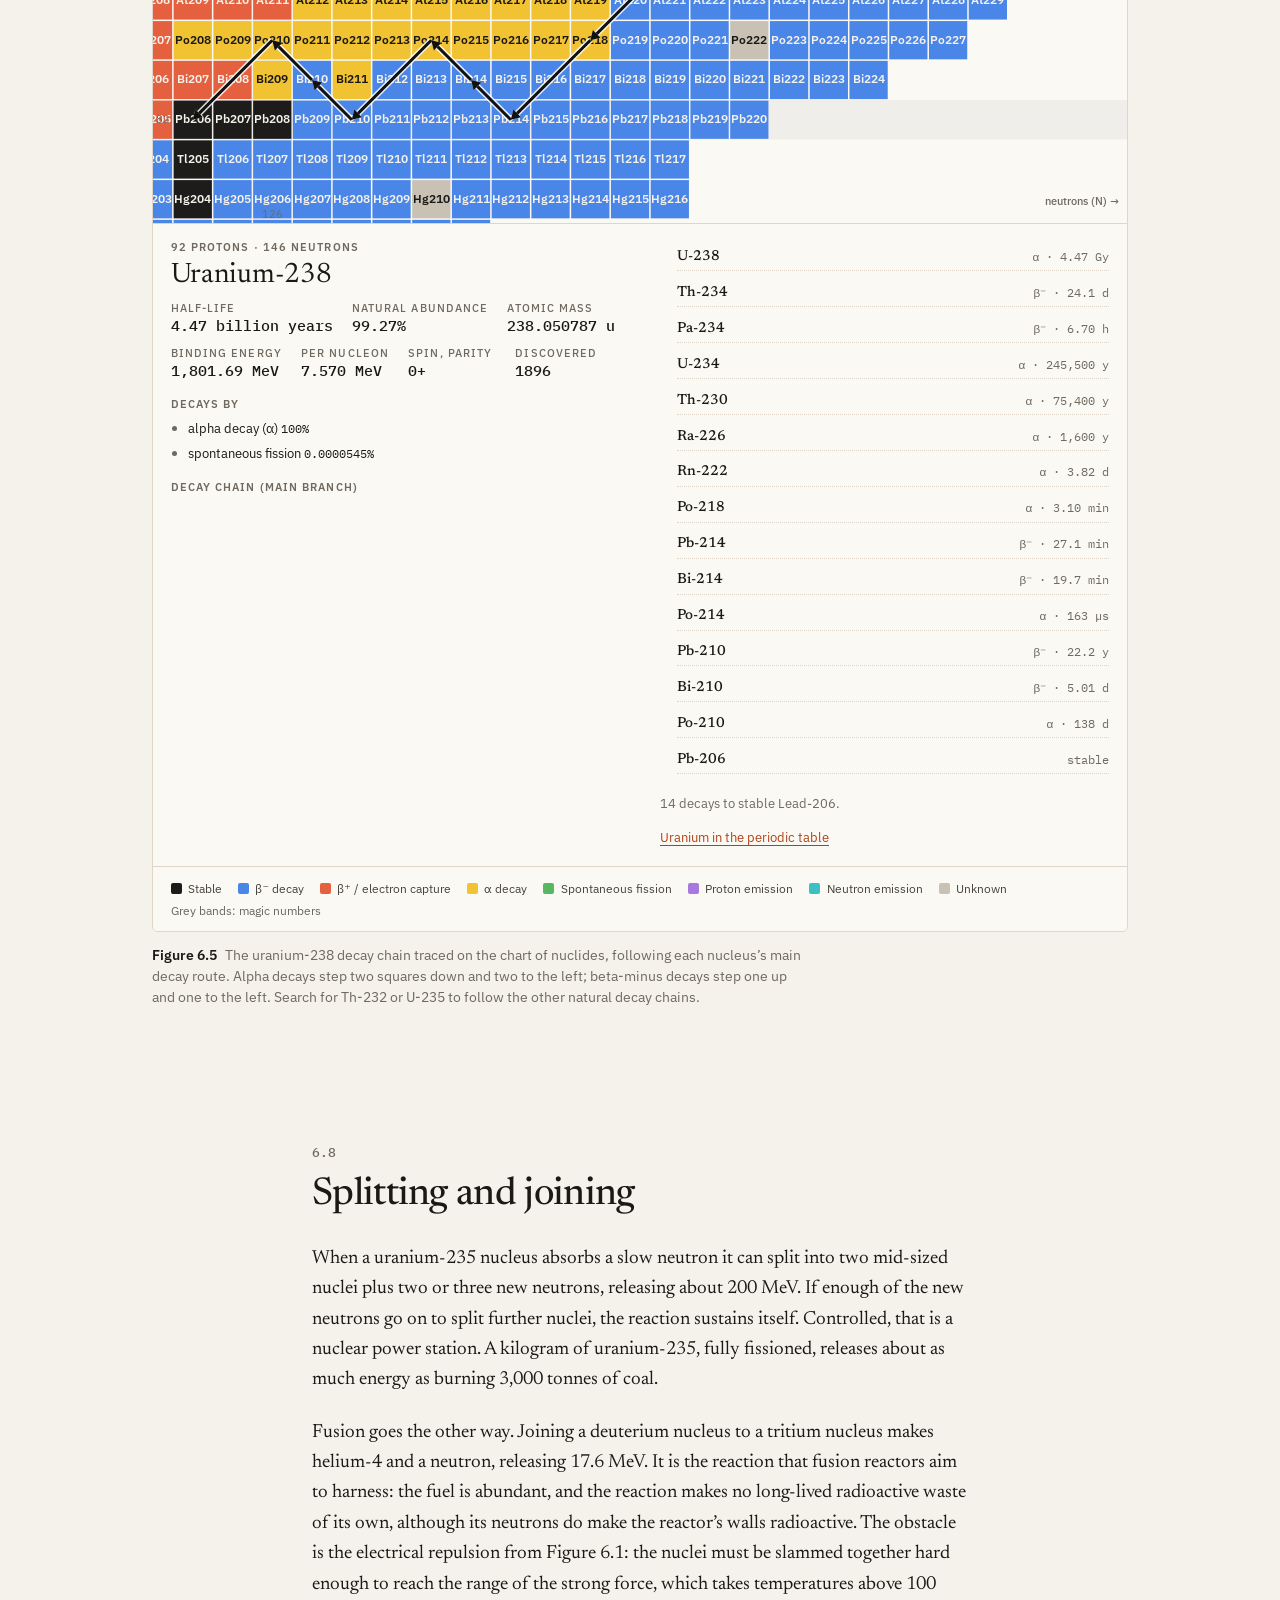
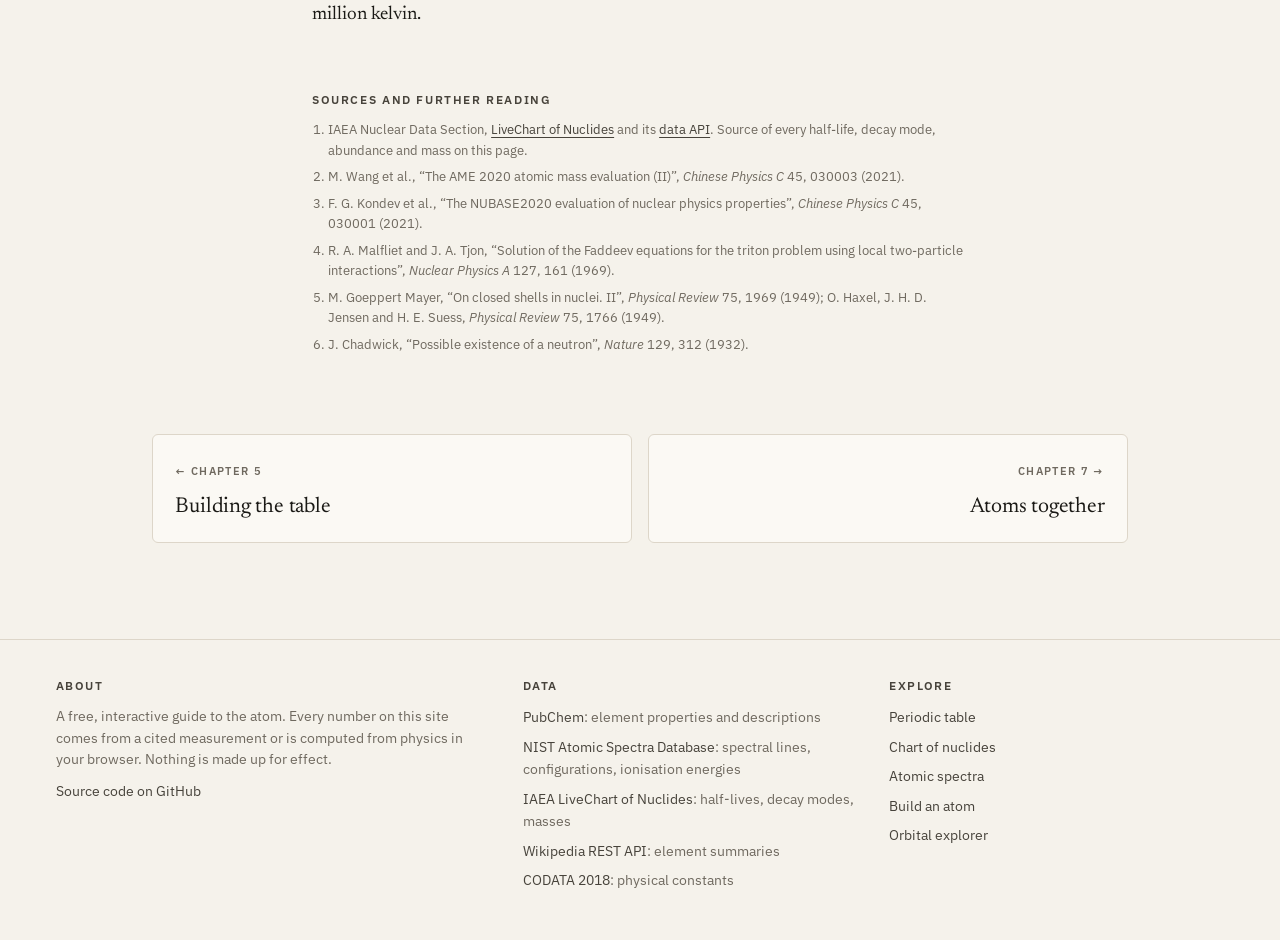
<file: nucleus.html>
<!doctype html>
<html lang="en">
<head>
  <meta charset="utf-8">
  <meta name="viewport" content="width=device-width, initial-scale=1">
  <title>The nucleus: isotopes, the strong force and radioactivity · Atom</title>
  <meta name="description" content="How the atomic nucleus holds together, why most combinations of protons and neutrons fall apart, and where nuclear energy comes from. Explore all known nuclides with IAEA data.">
  <meta property="og:title" content="The nucleus: isotopes, the strong force and radioactivity">
  <meta property="og:description" content="All known nuclides, the binding-energy curve, decay chains and E = mc².">
  <meta property="og:image" content="https://theanomality.github.io/Atom-Anomality/assets/img/og.jpg">
  <meta property="og:image:width" content="1200">
  <meta property="og:image:height" content="630">
  <meta name="twitter:card" content="summary_large_image">
  <meta name="theme-color" content="#f5f2eb" media="(prefers-color-scheme: light)">
  <meta name="theme-color" content="#121211" media="(prefers-color-scheme: dark)">
  <link rel="icon" href="assets/img/favicon.svg" type="image/svg+xml">
  <link rel="preconnect" href="https://fonts.googleapis.com">
  <link rel="preconnect" href="https://fonts.gstatic.com" crossorigin>
  <link rel="stylesheet" href="https://fonts.googleapis.com/css2?family=IBM+Plex+Mono:wght@400;500&family=IBM+Plex+Sans:wght@400;500;600&family=Newsreader:ital,opsz,wght@0,6..72,300..700;1,6..72,300..700&display=swap">
  <link rel="stylesheet" href="assets/css/site.css">
  <link rel="stylesheet" href="assets/css/figures.css">
  <script>try{var t=localStorage.getItem('theme');if(t)document.documentElement.dataset.theme=t}catch(e){}</script>
  <script type="importmap">{"imports":{"three":"./assets/vendor/three.module.min.js","three/addons/":"./assets/vendor/addons/"}}</script>
  <script type="module" src="assets/js/site.js"></script>
</head>
<body>
<!-- header:start -->
<a class="skip-link" href="#main">Skip to content</a>
<header class="site-header">
  <div class="site-header__inner">
    <a class="wordmark" href="./" aria-label="Atom, home">
      <svg viewBox="0 0 26 26" aria-hidden="true"><g transform="rotate(32 13 13)"><path d="M13 13C8.7 9.6 8.4 2.3 13 2.3s4.3 7.3 0 10.7z" fill="var(--accent)"/><path d="M13 13c-4.3 3.4-4.6 10.7 0 10.7s4.3-7.3 0-10.7z" fill="currentColor"/></g><circle cx="13" cy="13" r="1.9" fill="var(--bg)" stroke="currentColor" stroke-width="1.2"/></svg>
      <span>Atom</span>
    </a>
    <nav class="site-nav" aria-label="Primary">
      <div class="nav-menu" data-menu>
        <button class="navlink" type="button" aria-expanded="false" aria-controls="chapters-panel">Chapters</button>
        <div class="nav-menu__panel" id="chapters-panel">
          <a href="scale.html"><span class="num">01</span><span class="t">Smaller than small</span><span class="d">How tiny atoms are, and what they are made of</span></a>
          <a href="discovery.html"><span class="num">02</span><span class="t">How we found out</span><span class="d">Two thousand years of guesses, and the experiments that settled them</span></a>
          <a href="quantum.html"><span class="num">03</span><span class="t">Quantum leaps</span><span class="d">Why electrons sit on energy ladders, and how that makes light</span></a>
          <a href="orbitals.html"><span class="num">04</span><span class="t">Orbitals</span><span class="d">The true shapes of electron clouds, computed live</span></a>
          <a href="periodic.html"><span class="num">05</span><span class="t">Building the table</span><span class="d">How filling orbitals gives the periodic table its shape</span></a>
          <a href="nucleus.html" aria-current="page"><span class="num">06</span><span class="t">The nucleus</span><span class="d">Isotopes, the strong force, radioactivity and E = mc²</span></a>
          <a href="bonding.html"><span class="num">07</span><span class="t">Atoms together</span><span class="d">Why atoms bond, and what a bond actually is</span></a>
        </div>
      </div>
      <a class="navlink" href="table.html">Periodic table</a>
      <a class="navlink navlink--wide" href="nuclides.html">Nuclides</a>
      <a class="navlink navlink--wide" href="spectra.html">Spectra</a>
      <a class="navlink navlink--wide" href="build.html">Build an atom</a>
    </nav>
    <button class="menu-button" type="button" aria-expanded="false" aria-controls="mobile-sheet">Menu</button>
    <button class="theme-toggle" type="button" aria-label="Toggle dark mode"></button>
  </div>
  <div class="progress" aria-hidden="true"></div>
</header>
<!-- header:end -->

<main id="main" data-progress>
  <header class="chapter-head">
    <p class="kicker">Chapter 6</p>
    <h1>The nucleus</h1>
    <p class="dek">Tens of thousands of times narrower than the atom, yet holding nearly all of its mass. How the nucleus holds together, why most combinations of protons and neutrons fall apart, and where the energy of the Sun comes from.</p>
  </header>

  <article class="prose">
    <p class="lede">Everything chemists care about happens in the electron cloud. The nucleus just sits at the centre, supplying positive charge and almost all of the mass. But inside that speck is a second world with its own forces, its own shell structure, and energies millions of times larger than any chemical reaction.</p>

    <h2><span class="sec">6.1</span>Protons, neutrons and isotopes</h2>
    <p>A nucleus contains protons and neutrons, together called <em>nucleons</em>. The number of protons, <var>Z</var>, fixes the element: every atom with six protons is carbon. The number of neutrons, <var>N</var>, can vary, and atoms of the same element with different neutron counts are called <em>isotopes</em>. They are written with the total number of nucleons, the mass number <var>A</var> = <var>Z</var> + <var>N</var>: carbon-12 has six protons and six neutrons, carbon-13 has seven neutrons, and carbon-14 has eight.</p>
    <p>Because isotopes have the same number of electrons, they behave almost identically in chemistry. Their nuclei can be completely different. Carbon-12 and carbon-13 are stable forever; carbon-14 decays, with half of any sample gone after 5,700 years.</p>
    <aside class="note">Hydrogen’s isotopes are the only ones with their own names: protium (no neutrons), deuterium (one) and tritium (two, radioactive, half-life 12.3 years).</aside>

    <h2><span class="sec">6.2</span>What holds it together?</h2>
    <p>A nucleus should not exist. Its protons are all positively charged and packed about a femtometre apart, and at that distance the electrical repulsion between two of them is about 230 newtons: roughly the weight of a 23-kilogram suitcase, acting on particles that weigh 10<sup>−27</sup> kg. Something much stronger must be holding them in place.</p>
    <p>That something is the <em>strong nuclear force</em>, a leftover of the force that binds quarks inside each proton and neutron. It attracts protons and neutrons alike, and at a separation of about one femtometre it overwhelms the electrical repulsion. But it has a very short reach. A couple of femtometres further out it has all but disappeared, while the electrical repulsion, which fades only slowly, carries on.</p>

    <figure class="wide">
      <div class="fig" data-figure="strong-force"></div>
      <figcaption><b>Figure 6.1</b> Potential energy of two protons at different separations. The nuclear part uses a simple model of the Malfliet–Tjon form, fitted to nucleon scattering experiments; real nuclear forces are more complicated, but have the same short range, deep attraction and repulsive core. Hover for values.</figcaption>
    </figure>

    <p>This mismatch shapes the whole nucleus. Each nucleon is held only by its immediate neighbours, but every proton repels every other proton in the nucleus. In a small nucleus that repulsion is easily outweighed. In a big one, the repulsion adds up and adds up, which is why no stable nucleus has more than 82 protons.</p>

    <h2><span class="sec">6.3</span>Neutrons are the glue</h2>
    <p>Neutrons add strong-force attraction without adding any electrical repulsion. Light nuclei are most stable with roughly equal numbers of protons and neutrons: helium-4, carbon-12 and oxygen-16 all have <var>N</var> = <var>Z</var>. Heavier nuclei need an increasing surplus of neutrons to hold their protons together. Lead-208, the heaviest stable nucleus, has 82 protons and 126 neutrons.</p>
    <p>But neutrons cannot be added without limit either. A nucleus with too many neutrons turns one of them into a proton (beta-minus decay); one with too few turns a proton into a neutron. Only a narrow band of combinations survives.</p>

    <h2><span class="sec">6.4</span>The map of all nuclei</h2>
    <p>Plot every known nucleus by its numbers of protons and neutrons and you get the chart of nuclides, the nuclear physicist’s equivalent of the periodic table. It holds nearly 3,400 nuclei. Only 244 have never been seen to decay. A few dozen more decay so slowly that they have survived since before the Earth formed, which is why uranium and thorium are still found in the ground.</p>

    <figure class="wide">
      <div class="fig" data-figure="nuclide-chart"></div>
      <figcaption><b>Figure 6.2</b> Every nucleus listed in the IAEA’s LiveChart of Nuclides, coloured by how it decays. Stable nuclei form the dark valley of stability. Nuclei to its upper left have too many protons; those to its lower right have too many neutrons. Zoom in to read names and half-lives, or open the full-screen <a href="nuclides.html">chart of nuclides</a>.</figcaption>
    </figure>

    <p>Look closely and you will see faint bands at 2, 8, 20, 28, 50, 82 and 126. Nuclei with these “magic” numbers of protons or neutrons are unusually stable. Tin, with 50 protons, has ten stable isotopes, more than any other element. The explanation, worked out independently by Maria Goeppert Mayer and by Hans Jensen’s group in 1949, is that nucleons also fill shells, just as electrons do in atoms. It earned them the 1963 Nobel Prize in Physics.</p>
    <aside class="note">Bismuth-209 was long counted as stable. In 2003 it was caught decaying, with a half-life of about 2 × 10<sup>19</sup> years: more than a billion times the age of the universe.</aside>

    <h2><span class="sec">6.5</span>Missing mass: E = mc²</h2>
    <p>Weigh a helium-4 atom and you find something strange: it is lighter than the two hydrogen atoms and two neutrons it is made from, by about 0.75%. The missing mass has not vanished. It left as energy when the nucleus formed, according to Einstein’s E = mc², and it is exactly the energy you would need to supply to pull the nucleus apart again. This is the <em>binding energy</em>.</p>

    <figure class="wide">
      <div class="fig" data-figure="binding-curve"></div>
      <figcaption><b>Figure 6.3</b> Binding energy per nucleon for every nucleus whose mass has been measured, from the 2020 Atomic Mass Evaluation. Select any point, or a button, to see the mass-defect arithmetic.</figcaption>
    </figure>

    <p>This curve is one of the most important graphs in physics. It rises steeply through the light elements, peaks around iron and nickel, and slowly falls for the heaviest nuclei. Anything that moves nuclei uphill releases energy. Fusing light nuclei moves them up the left side: that is how stars shine. Splitting heavy nuclei moves them up the right side: that is how nuclear reactors and atomic bombs work. The single most tightly bound nucleus is nickel-62, just ahead of iron-58 and iron-56.</p>
    <p>The amounts are enormous. Fusing four hydrogen nuclei into helium, as the Sun does, converts 0.7% of their mass into energy: 26.7 MeV for each helium nucleus made. Burning a carbon atom releases about 4 eV. To power its output, the Sun turns about 4 million tonnes of matter into energy every second.</p>

    <h2><span class="sec">6.6</span>Radioactive decay</h2>
    <p>Unstable nuclei change into more stable ones by emitting particles. The main routes are:</p>
    <ul>
      <li><strong>Alpha decay</strong>: the nucleus spits out a helium-4 nucleus (two protons, two neutrons). Common among heavy nuclei, which are trying to shed protons.</li>
      <li><strong>Beta-minus decay</strong>: a neutron becomes a proton, emitting an electron and an antineutrino. Nuclei with too many neutrons do this.</li>
      <li><strong>Beta-plus decay and electron capture</strong>: a proton becomes a neutron, either emitting a positron or absorbing one of the atom’s own inner electrons. Nuclei with too few neutrons do this.</li>
      <li><strong>Gamma emission</strong>: a nucleus left in an excited state drops to a lower one and emits a high-energy photon, exactly like an atom emitting light (<a href="quantum.html">Chapter 3</a>), only a million times more energetic.</li>
      <li><strong>Spontaneous fission</strong>: a very heavy nucleus simply splits in two.</li>
    </ul>
    <p>There is no way to predict when a particular nucleus will decay. What is fixed is the probability: in any one half-life, each nucleus has an even chance of decaying. With enough nuclei, that randomness averages into a smooth, perfectly predictable curve.</p>

    <figure class="wide">
      <div class="fig" data-figure="decay-sim"></div>
      <figcaption><b>Figure 6.4</b> A sample of radioactive nuclei, with time compressed so that one half-life takes a few seconds. Each nucleus decays at random; the curve does not. Half-lives from the IAEA.</figcaption>
    </figure>

    <p>This is what makes radioactive dating possible. Living things take in carbon-14 from the air; when they die, the intake stops and the carbon-14 starts to dwindle. A sample with a quarter of its original carbon-14 has been dead for two half-lives, about 11,400 years. The same arithmetic with uranium-238 and its decay product lead-206 dates the oldest rocks on Earth at around 4 billion years.</p>

    <h2><span class="sec">6.7</span>Decay chains</h2>
    <p>Often the product of a decay is itself unstable, and decays in turn. Uranium-238 passes through fourteen steps, eight alpha decays and six beta decays, before ending as stable lead-206. Along the way it makes radium, which Marie and Pierre Curie discovered in 1898, and radon, the gas that seeps into basements from granite.</p>

    <figure class="wide">
      <div class="fig" data-figure="nuclide-chart" data-select="U-238" data-fitchain data-stack></div>
      <figcaption><b>Figure 6.5</b> The uranium-238 decay chain traced on the chart of nuclides, following each nucleus’s main decay route. Alpha decays step two squares down and two to the left; beta-minus decays step one up and one to the left. Search for Th-232 or U-235 to follow the other natural decay chains.</figcaption>
    </figure>

    <h2><span class="sec">6.8</span>Splitting and joining</h2>
    <p>When a uranium-235 nucleus absorbs a slow neutron it can split into two mid-sized nuclei plus two or three new neutrons, releasing about 200 MeV. If enough of the new neutrons go on to split further nuclei, the reaction sustains itself. Controlled, that is a nuclear power station. A kilogram of uranium-235, fully fissioned, releases about as much energy as burning 3,000 tonnes of coal.</p>
    <p>Fusion goes the other way. Joining a deuterium nucleus to a tritium nucleus makes helium-4 and a neutron, releasing 17.6 MeV. It is the reaction that fusion reactors aim to harness: the fuel is abundant, and the reaction makes no long-lived radioactive waste of its own, although its neutrons do make the reactor’s walls radioactive. The obstacle is the electrical repulsion from Figure 6.1: the nuclei must be slammed together hard enough to reach the range of the strong force, which takes temperatures above 100 million kelvin.</p>

    <section class="sources" aria-labelledby="sources-title">
      <h2 id="sources-title">Sources and further reading</h2>
      <ol>
        <li>IAEA Nuclear Data Section, <a href="https://www-nds.iaea.org/relnsd/vcharthtml/VChartHTML.html">LiveChart of Nuclides</a> and its <a href="https://www-nds.iaea.org/relnsd/vcharthtml/api_v0_guide.html">data API</a>. Source of every half-life, decay mode, abundance and mass on this page.</li>
        <li>M. Wang et al., “The AME 2020 atomic mass evaluation (II)”, <em>Chinese Physics C</em> 45, 030003 (2021).</li>
        <li>F. G. Kondev et al., “The NUBASE2020 evaluation of nuclear physics properties”, <em>Chinese Physics C</em> 45, 030001 (2021).</li>
        <li>R. A. Malfliet and J. A. Tjon, “Solution of the Faddeev equations for the triton problem using local two-particle interactions”, <em>Nuclear Physics A</em> 127, 161 (1969).</li>
        <li>M. Goeppert Mayer, “On closed shells in nuclei. II”, <em>Physical Review</em> 75, 1969 (1949); O. Haxel, J. H. D. Jensen and H. E. Suess, <em>Physical Review</em> 75, 1766 (1949).</li>
        <li>J. Chadwick, “Possible existence of a neutron”, <em>Nature</em> 129, 312 (1932).</li>
      </ol>
    </section>
  </article>

  <nav class="chapter-nav" aria-label="Chapters">
    <a class="prev" href="periodic.html"><span class="dir">← Chapter 5</span><span class="t">Building the table</span></a>
    <a class="next" href="bonding.html"><span class="dir">Chapter 7 →</span><span class="t">Atoms together</span></a>
  </nav>
</main>

<!-- footer:start -->
<footer class="site-footer">
  <div class="site-footer__inner">
    <div>
      <h2>About</h2>
      <p>A free, interactive guide to the atom. Every number on this site comes from a cited measurement or is computed from physics in your browser. Nothing is made up for effect.</p>
      <p><a href="https://github.com/TheAnomality/Atom-Anomality">Source code on GitHub</a></p>
    </div>
    <div>
      <h2>Data</h2>
      <ul>
        <li><a href="https://pubchem.ncbi.nlm.nih.gov/periodic-table/">PubChem</a>: element properties and descriptions</li>
        <li><a href="https://physics.nist.gov/asd">NIST Atomic Spectra Database</a>: spectral lines, configurations, ionisation energies</li>
        <li><a href="https://www-nds.iaea.org/relnsd/vcharthtml/VChartHTML.html">IAEA LiveChart of Nuclides</a>: half-lives, decay modes, masses</li>
        <li><a href="https://www.mediawiki.org/wiki/API:REST_API">Wikipedia REST API</a>: element summaries</li>
        <li><a href="https://physics.nist.gov/cuu/Constants/">CODATA 2018</a>: physical constants</li>
      </ul>
    </div>
    <div>
      <h2>Explore</h2>
      <ul>
        <li><a href="table.html">Periodic table</a></li>
        <li><a href="nuclides.html">Chart of nuclides</a></li>
        <li><a href="spectra.html">Atomic spectra</a></li>
        <li><a href="build.html">Build an atom</a></li>
        <li><a href="orbitals.html#explorer">Orbital explorer</a></li>
      </ul>
    </div>
  </div>
</footer>
<!-- footer:end -->
</body>
</html>
</file>
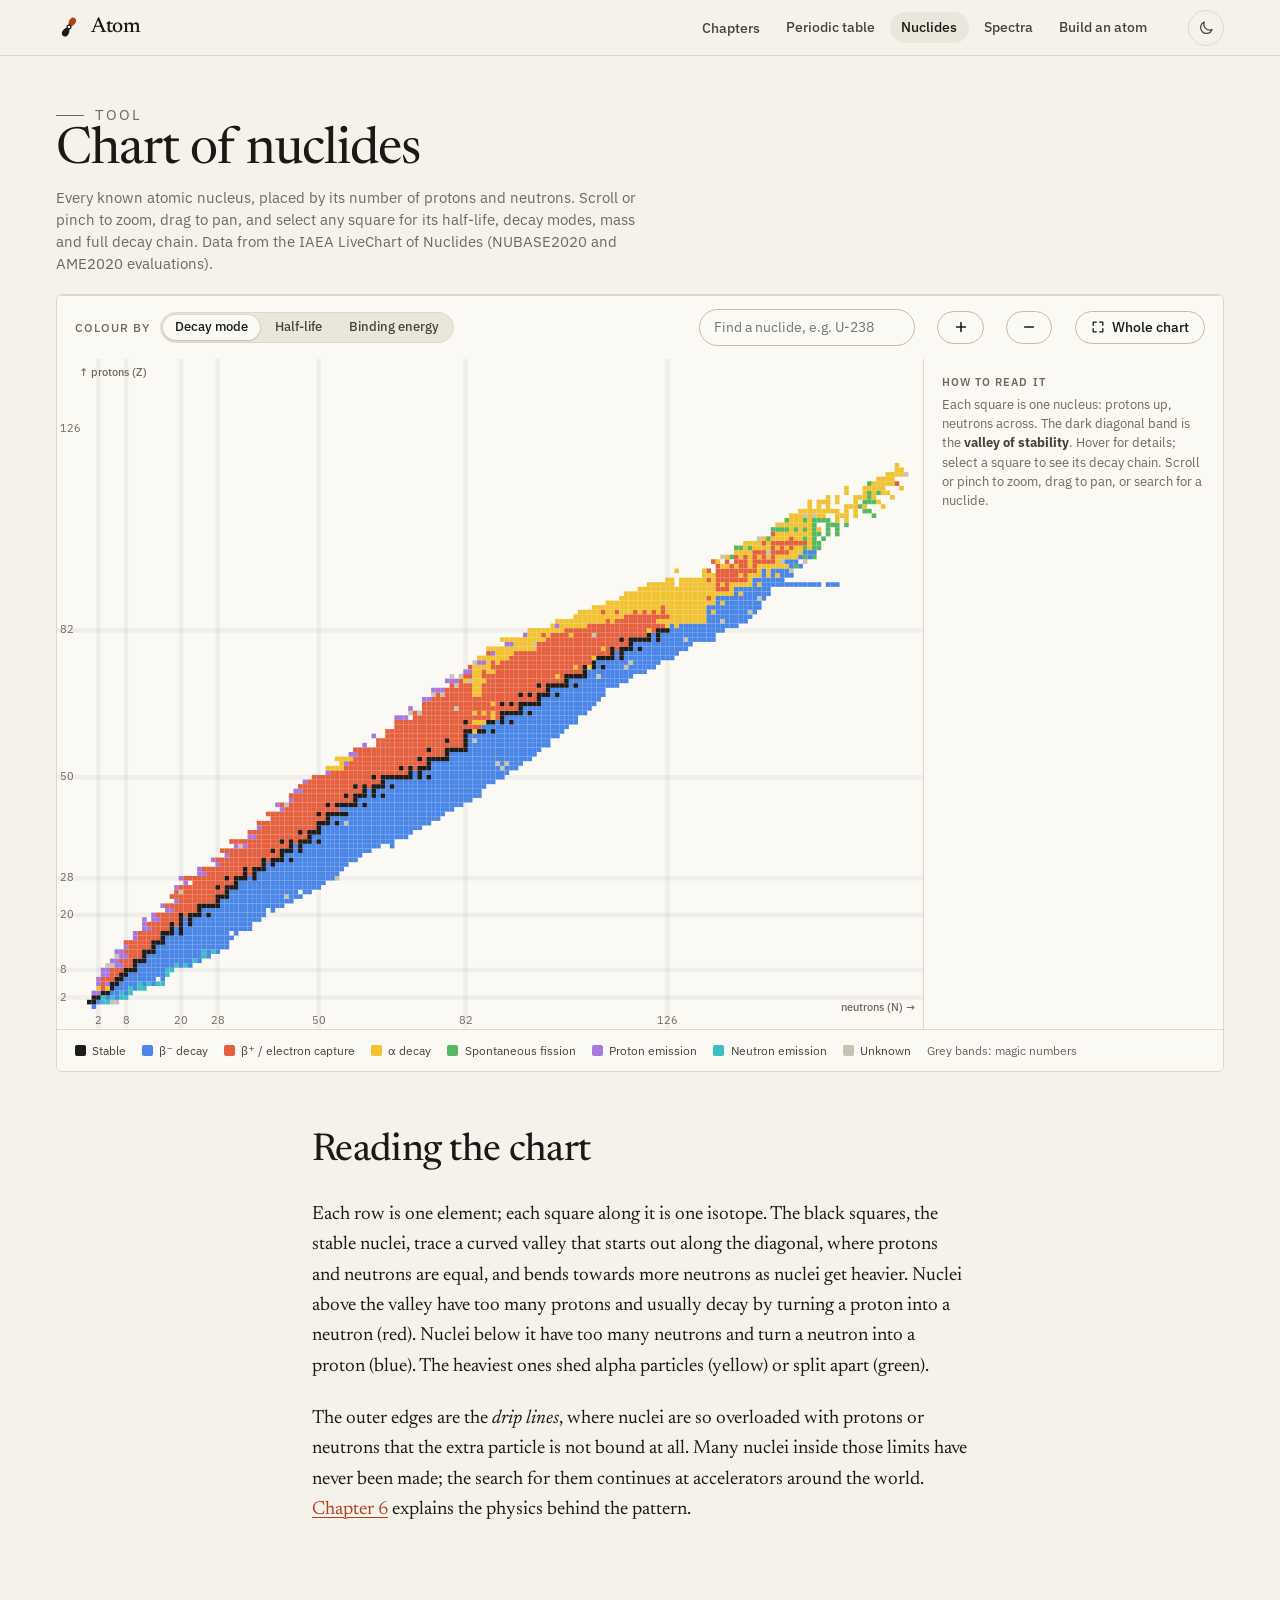
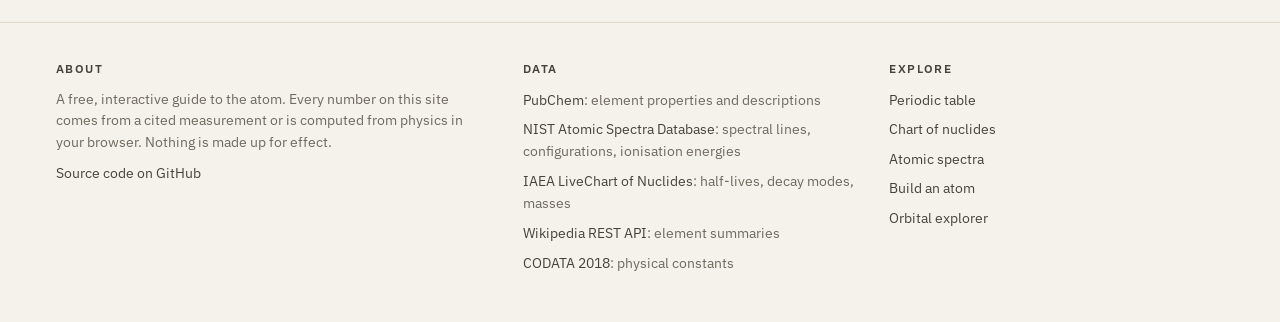
<file: nuclides.html>
<!doctype html>
<html lang="en">
<head>
  <meta charset="utf-8">
  <meta name="viewport" content="width=device-width, initial-scale=1">
  <title>Chart of nuclides · Atom</title>
  <meta name="description" content="An interactive chart of every known atomic nucleus, nearly 3,400 of them, with half-lives, decay modes, binding energies and decay chains from the IAEA LiveChart of Nuclides.">
  <meta property="og:title" content="Chart of nuclides">
  <meta property="og:description" content="Every known nucleus, with half-lives, decay modes and decay chains.">
  <meta property="og:image" content="https://theanomality.github.io/Atom-Anomality/assets/img/og.jpg">
  <meta property="og:image:width" content="1200">
  <meta property="og:image:height" content="630">
  <meta name="twitter:card" content="summary_large_image">
  <meta name="theme-color" content="#f5f2eb" media="(prefers-color-scheme: light)">
  <meta name="theme-color" content="#121211" media="(prefers-color-scheme: dark)">
  <link rel="icon" href="assets/img/favicon.svg" type="image/svg+xml">
  <link rel="preconnect" href="https://fonts.googleapis.com">
  <link rel="preconnect" href="https://fonts.gstatic.com" crossorigin>
  <link rel="stylesheet" href="https://fonts.googleapis.com/css2?family=IBM+Plex+Mono:wght@400;500&family=IBM+Plex+Sans:wght@400;500;600&family=Newsreader:ital,opsz,wght@0,6..72,300..700;1,6..72,300..700&display=swap">
  <link rel="stylesheet" href="assets/css/site.css">
  <link rel="stylesheet" href="assets/css/figures.css">
  <link rel="stylesheet" href="assets/css/table.css">
  <script>try{var t=localStorage.getItem('theme');if(t)document.documentElement.dataset.theme=t}catch(e){}</script>
  <script type="importmap">{"imports":{"three":"./assets/vendor/three.module.min.js","three/addons/":"./assets/vendor/addons/"}}</script>
  <script type="module" src="assets/js/site.js"></script>
</head>
<body>
<!-- header:start -->
<a class="skip-link" href="#main">Skip to content</a>
<header class="site-header">
  <div class="site-header__inner">
    <a class="wordmark" href="./" aria-label="Atom, home">
      <svg viewBox="0 0 26 26" aria-hidden="true"><g transform="rotate(32 13 13)"><path d="M13 13C8.7 9.6 8.4 2.3 13 2.3s4.3 7.3 0 10.7z" fill="var(--accent)"/><path d="M13 13c-4.3 3.4-4.6 10.7 0 10.7s4.3-7.3 0-10.7z" fill="currentColor"/></g><circle cx="13" cy="13" r="1.9" fill="var(--bg)" stroke="currentColor" stroke-width="1.2"/></svg>
      <span>Atom</span>
    </a>
    <nav class="site-nav" aria-label="Primary">
      <div class="nav-menu" data-menu>
        <button class="navlink" type="button" aria-expanded="false" aria-controls="chapters-panel">Chapters</button>
        <div class="nav-menu__panel" id="chapters-panel">
          <a href="scale.html"><span class="num">01</span><span class="t">Smaller than small</span><span class="d">How tiny atoms are, and what they are made of</span></a>
          <a href="discovery.html"><span class="num">02</span><span class="t">How we found out</span><span class="d">Two thousand years of guesses, and the experiments that settled them</span></a>
          <a href="quantum.html"><span class="num">03</span><span class="t">Quantum leaps</span><span class="d">Why electrons sit on energy ladders, and how that makes light</span></a>
          <a href="orbitals.html"><span class="num">04</span><span class="t">Orbitals</span><span class="d">The true shapes of electron clouds, computed live</span></a>
          <a href="periodic.html"><span class="num">05</span><span class="t">Building the table</span><span class="d">How filling orbitals gives the periodic table its shape</span></a>
          <a href="nucleus.html"><span class="num">06</span><span class="t">The nucleus</span><span class="d">Isotopes, the strong force, radioactivity and E = mc²</span></a>
          <a href="bonding.html"><span class="num">07</span><span class="t">Atoms together</span><span class="d">Why atoms bond, and what a bond actually is</span></a>
        </div>
      </div>
      <a class="navlink" href="table.html">Periodic table</a>
      <a class="navlink navlink--wide" href="nuclides.html" aria-current="page">Nuclides</a>
      <a class="navlink navlink--wide" href="spectra.html">Spectra</a>
      <a class="navlink navlink--wide" href="build.html">Build an atom</a>
    </nav>
    <button class="menu-button" type="button" aria-expanded="false" aria-controls="mobile-sheet">Menu</button>
    <button class="theme-toggle" type="button" aria-label="Toggle dark mode"></button>
  </div>
  <div class="progress" aria-hidden="true"></div>
</header>
<!-- header:end -->

<main id="main">
  <header class="tool-head">
    <div class="tool-head__text">
      <p class="kicker">Tool</p>
      <h1>Chart of nuclides</h1>
      <p>Every known atomic nucleus, placed by its number of protons and neutrons. Scroll or pinch to zoom, drag to pan, and select any square for its half-life, decay modes, mass and full decay chain. Data from the IAEA LiveChart of Nuclides (NUBASE2020 and AME2020 evaluations).</p>
    </div>
  </header>
  <div class="pt-wrap" data-figure="nuclide-chart" data-full data-eager></div>
  <div class="prose" style="margin-top:3rem">
    <h2 style="margin-top:1.5em">Reading the chart</h2>
    <p>Each row is one element; each square along it is one isotope. The black squares, the stable nuclei, trace a curved valley that starts out along the diagonal, where protons and neutrons are equal, and bends towards more neutrons as nuclei get heavier. Nuclei above the valley have too many protons and usually decay by turning a proton into a neutron (red). Nuclei below it have too many neutrons and turn a neutron into a proton (blue). The heaviest ones shed alpha particles (yellow) or split apart (green).</p>
    <p>The outer edges are the <em>drip lines</em>, where nuclei are so overloaded with protons or neutrons that the extra particle is not bound at all. Many nuclei inside those limits have never been made; the search for them continues at accelerators around the world. <a href="nucleus.html">Chapter 6</a> explains the physics behind the pattern.</p>
  </div>
</main>

<!-- footer:start -->
<footer class="site-footer">
  <div class="site-footer__inner">
    <div>
      <h2>About</h2>
      <p>A free, interactive guide to the atom. Every number on this site comes from a cited measurement or is computed from physics in your browser. Nothing is made up for effect.</p>
      <p><a href="https://github.com/TheAnomality/Atom-Anomality">Source code on GitHub</a></p>
    </div>
    <div>
      <h2>Data</h2>
      <ul>
        <li><a href="https://pubchem.ncbi.nlm.nih.gov/periodic-table/">PubChem</a>: element properties and descriptions</li>
        <li><a href="https://physics.nist.gov/asd">NIST Atomic Spectra Database</a>: spectral lines, configurations, ionisation energies</li>
        <li><a href="https://www-nds.iaea.org/relnsd/vcharthtml/VChartHTML.html">IAEA LiveChart of Nuclides</a>: half-lives, decay modes, masses</li>
        <li><a href="https://www.mediawiki.org/wiki/API:REST_API">Wikipedia REST API</a>: element summaries</li>
        <li><a href="https://physics.nist.gov/cuu/Constants/">CODATA 2018</a>: physical constants</li>
      </ul>
    </div>
    <div>
      <h2>Explore</h2>
      <ul>
        <li><a href="table.html">Periodic table</a></li>
        <li><a href="nuclides.html" aria-current="page">Chart of nuclides</a></li>
        <li><a href="spectra.html">Atomic spectra</a></li>
        <li><a href="build.html">Build an atom</a></li>
        <li><a href="orbitals.html#explorer">Orbital explorer</a></li>
      </ul>
    </div>
  </div>
</footer>
<!-- footer:end -->
</body>
</html>
</file>
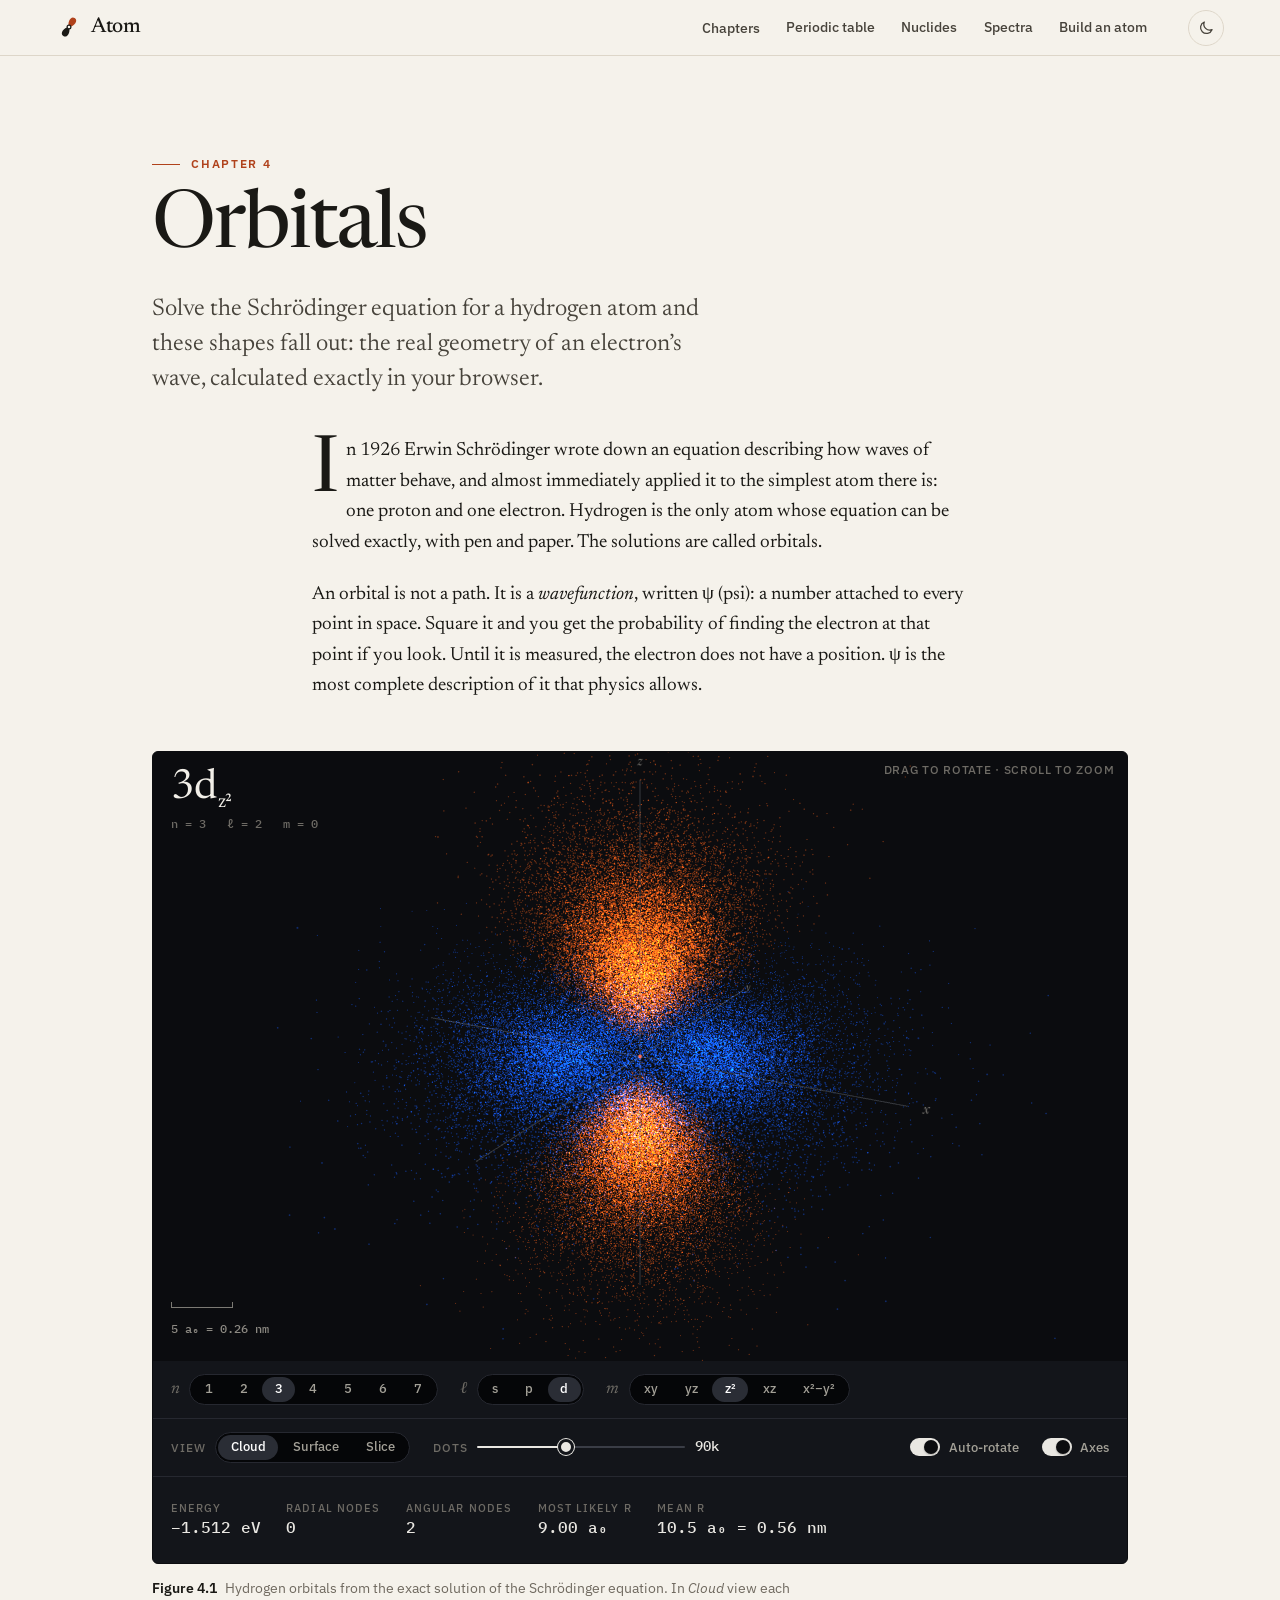
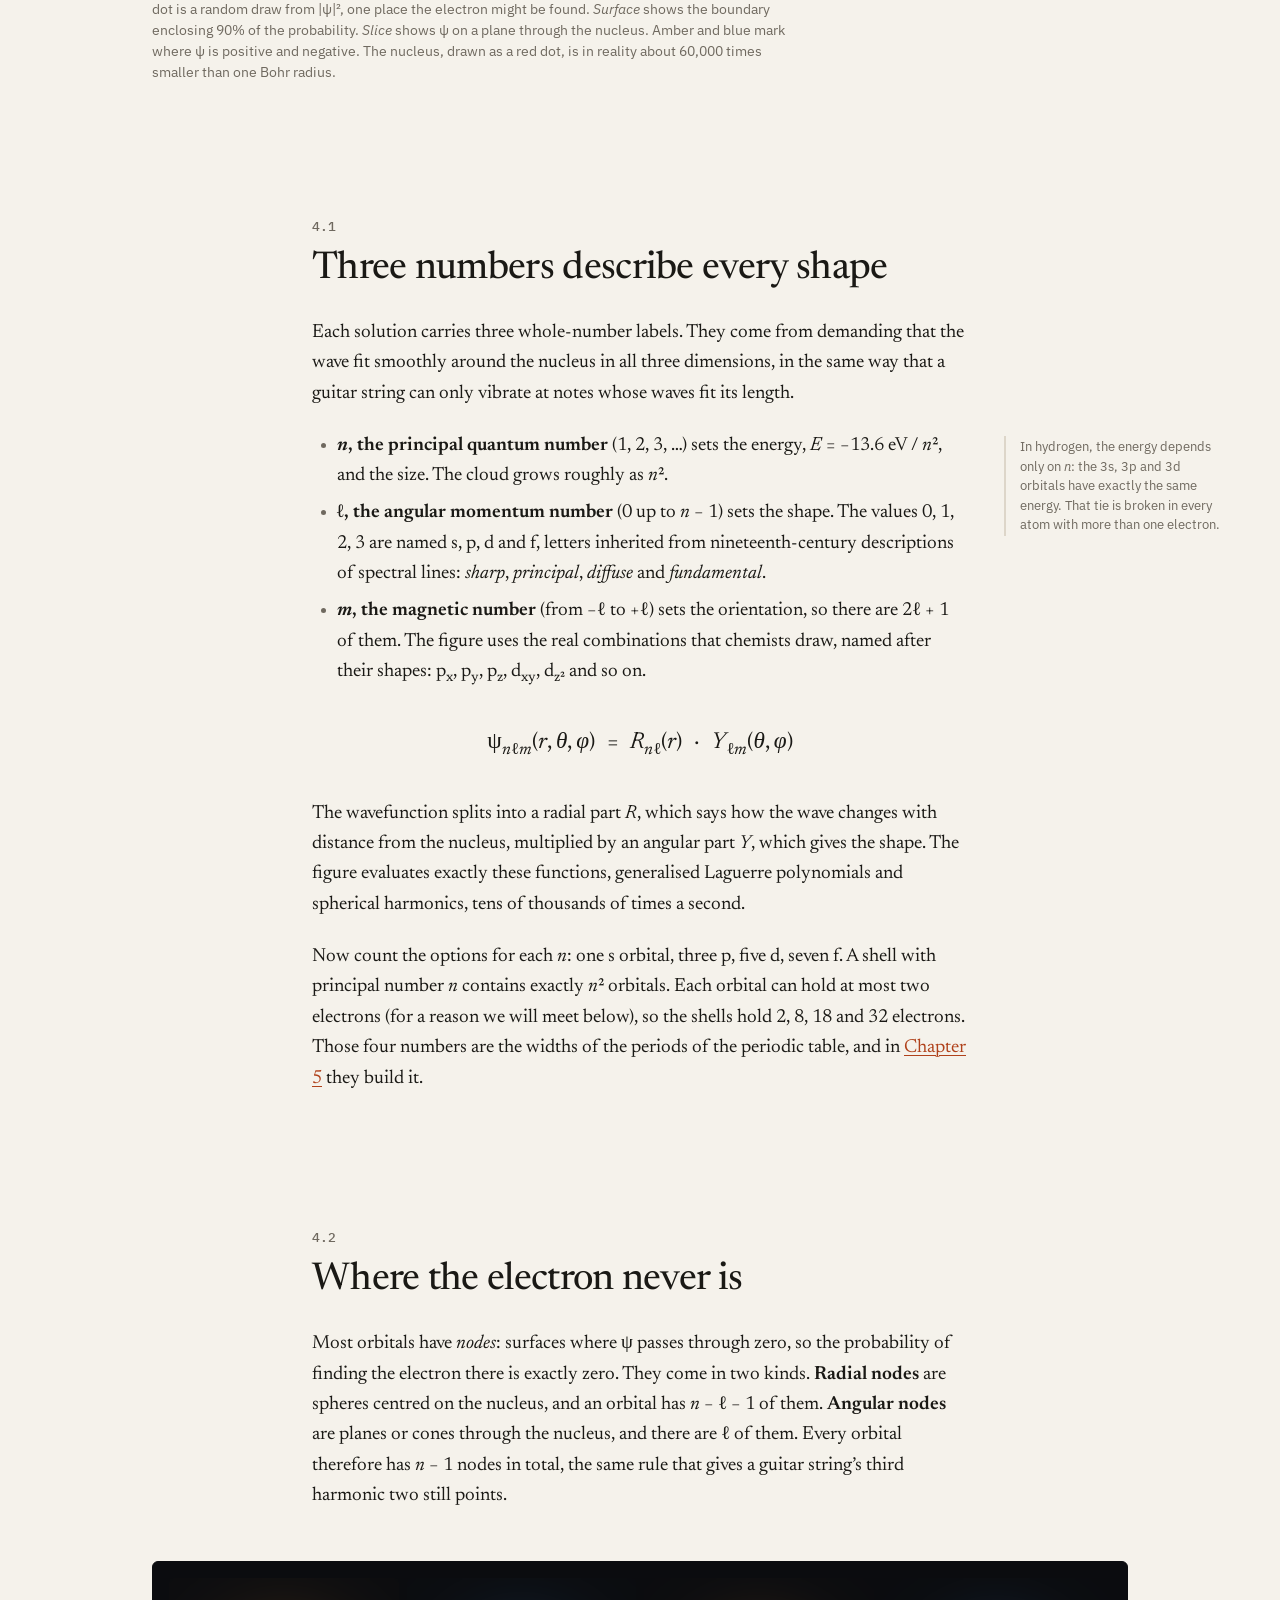
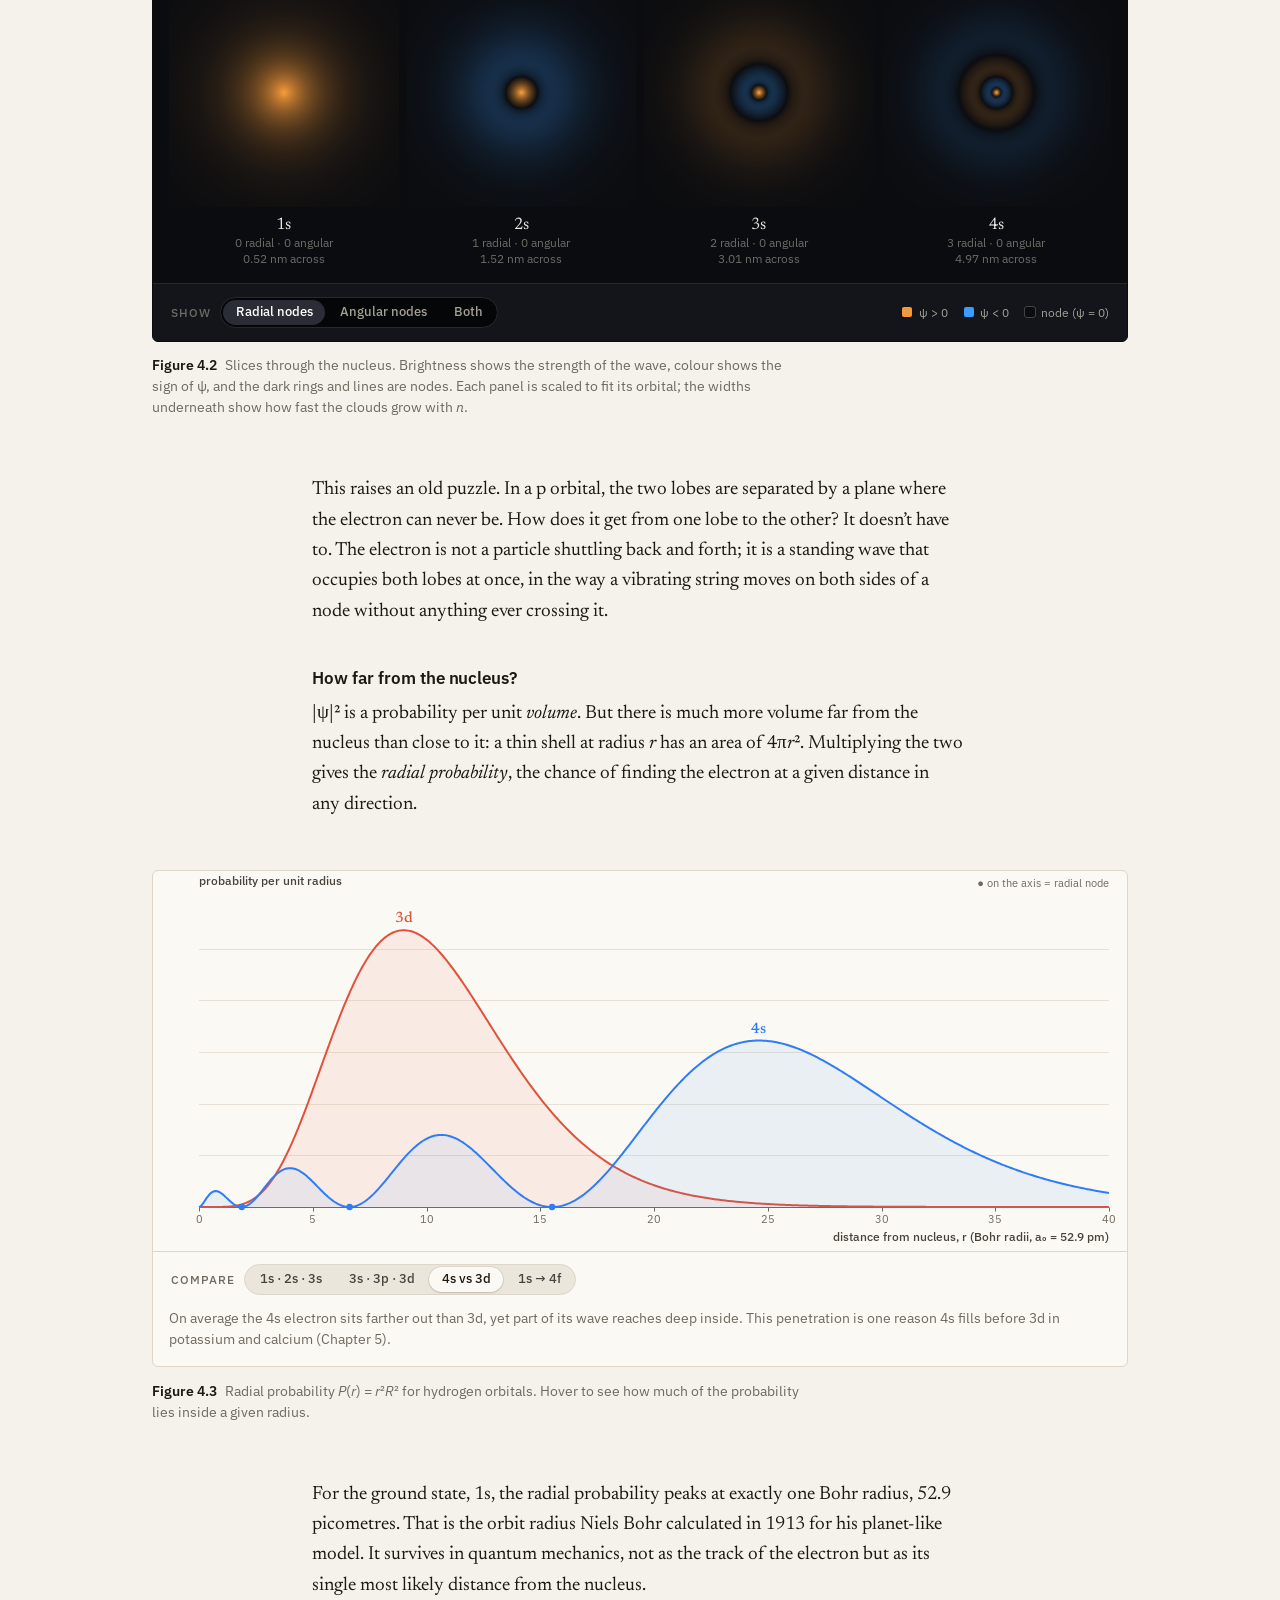
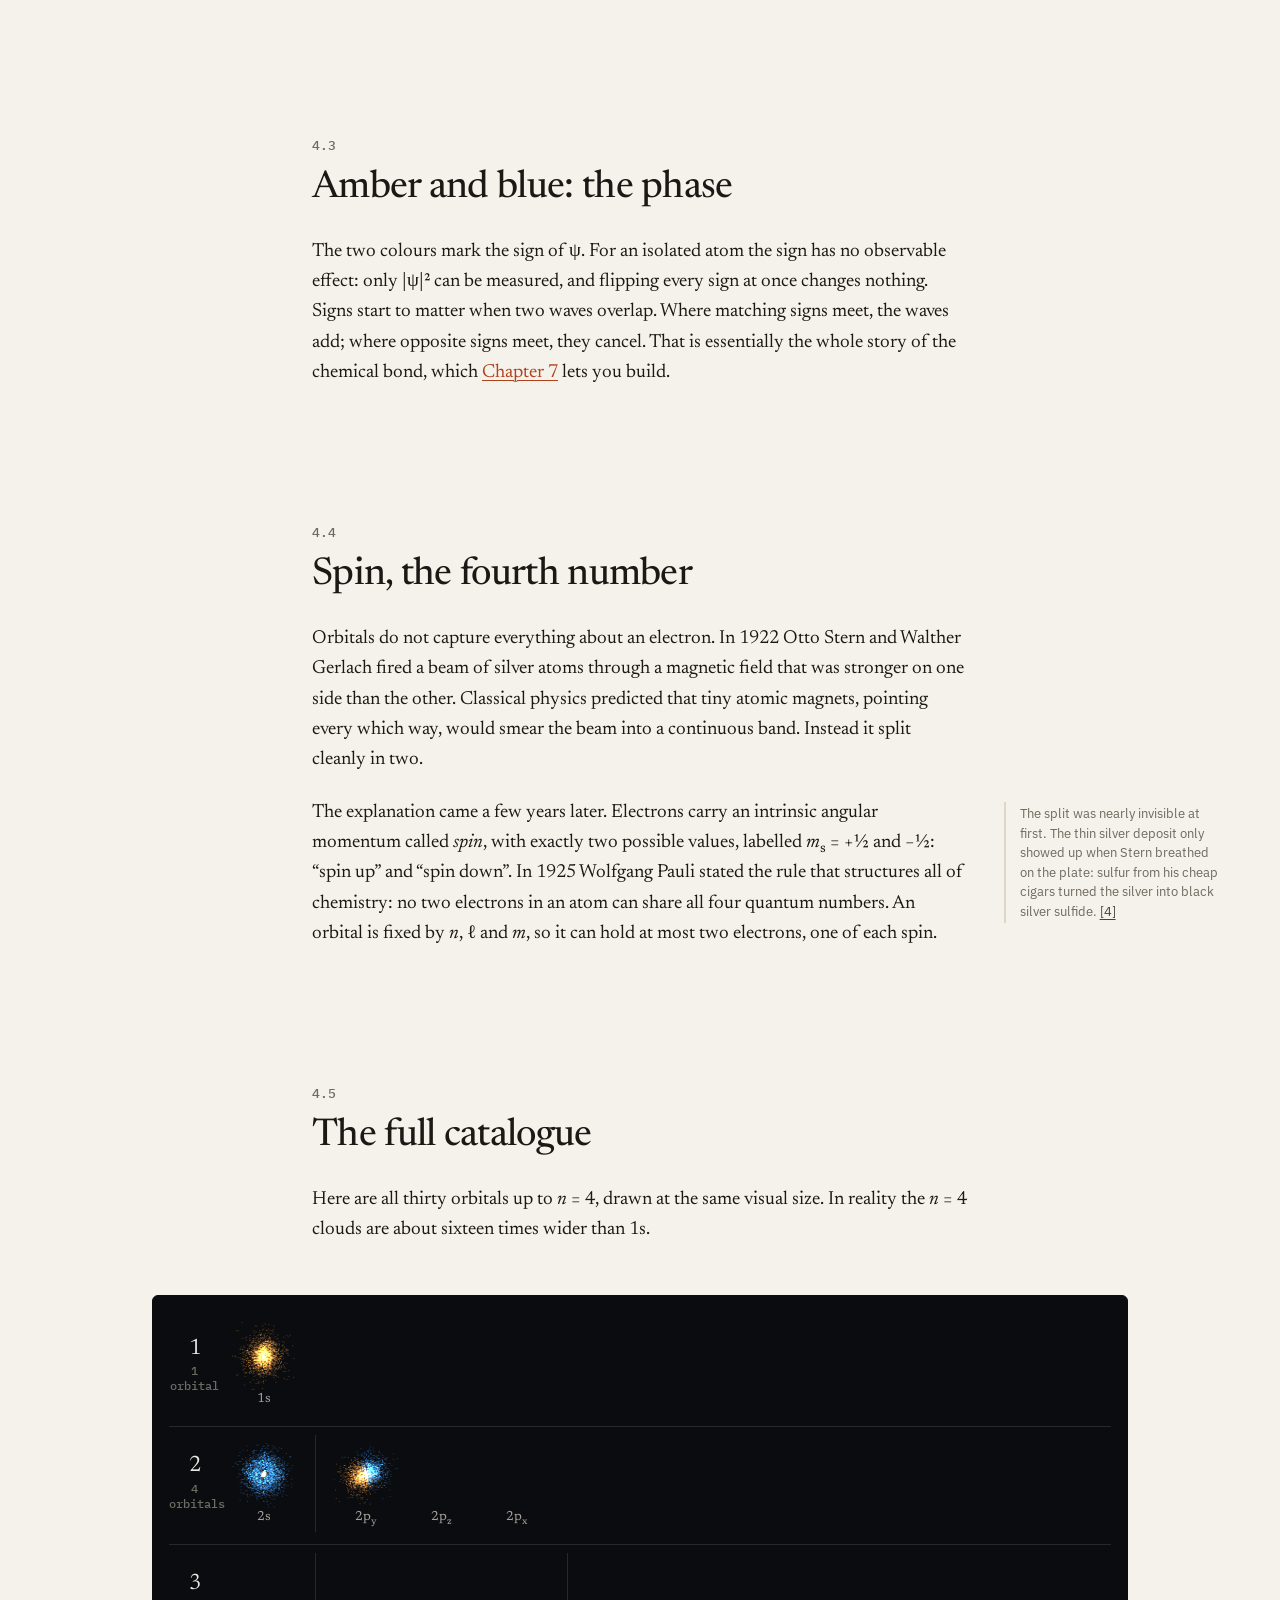
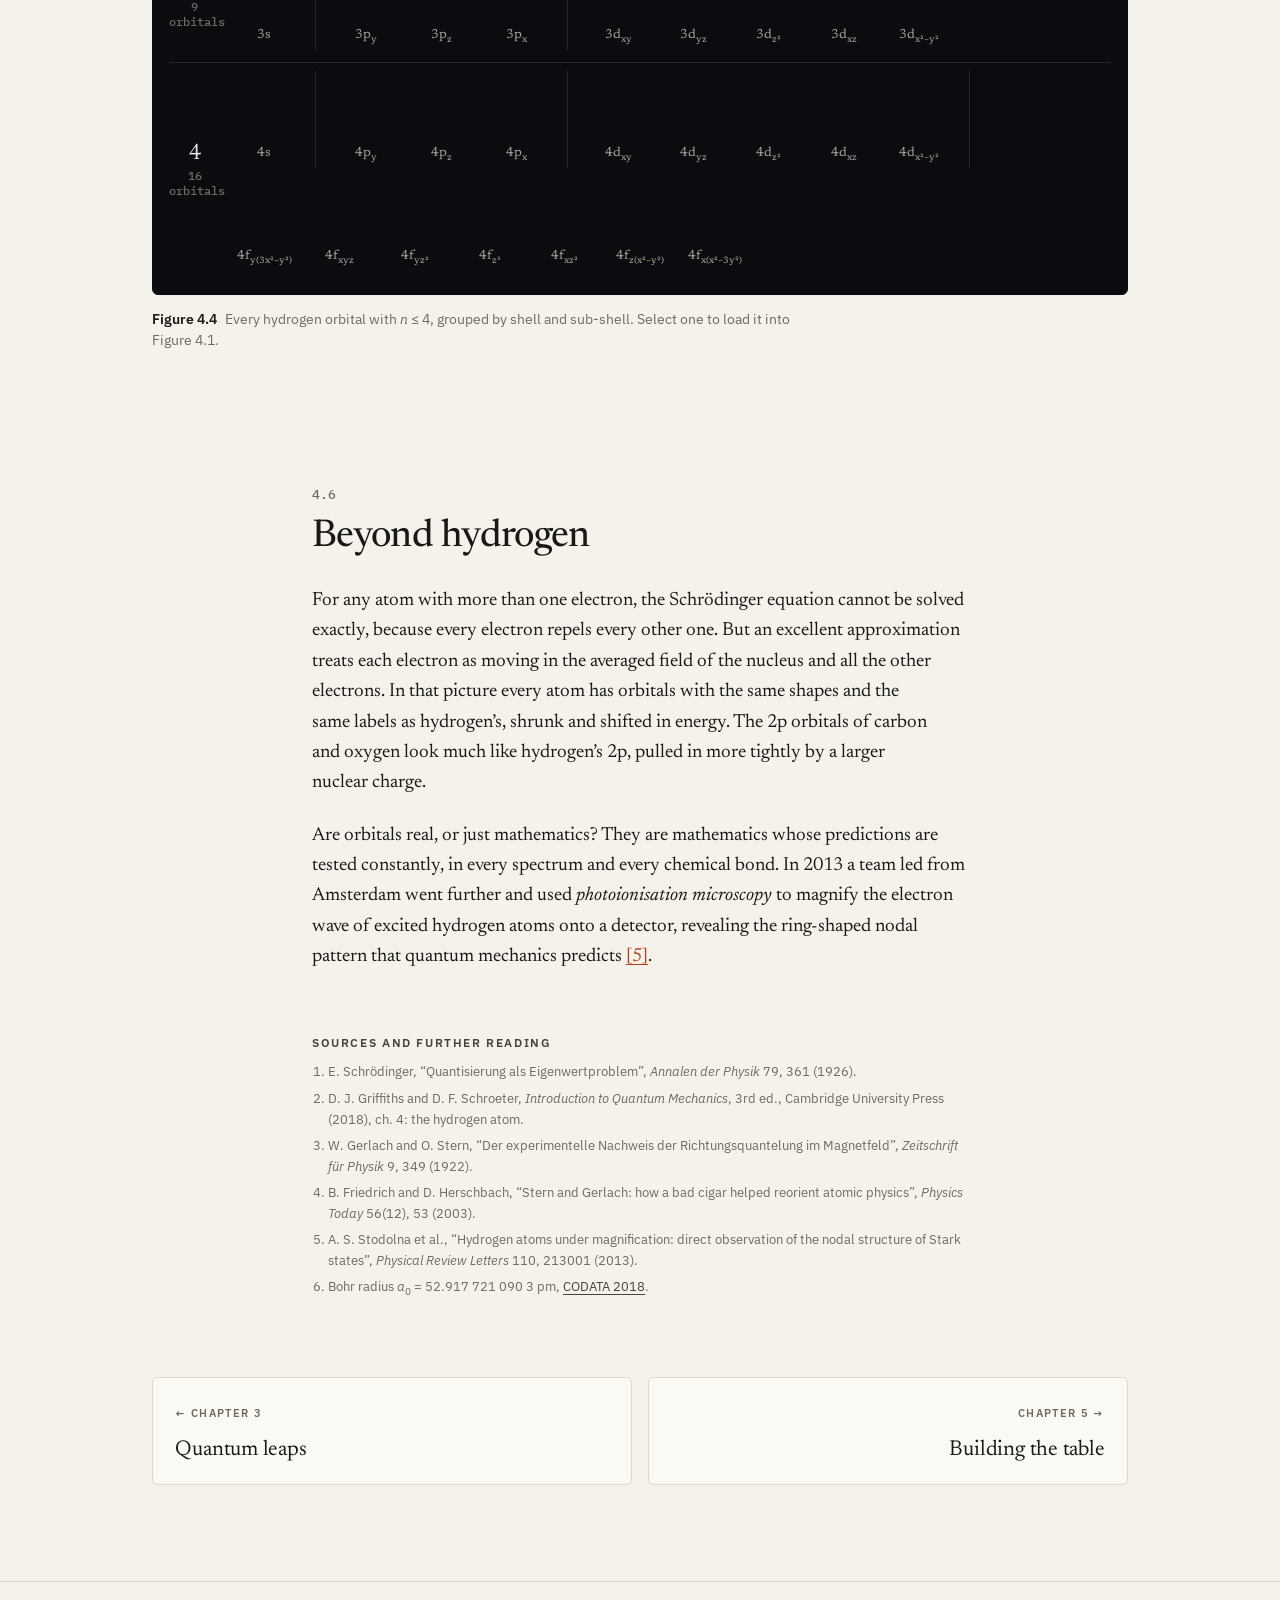
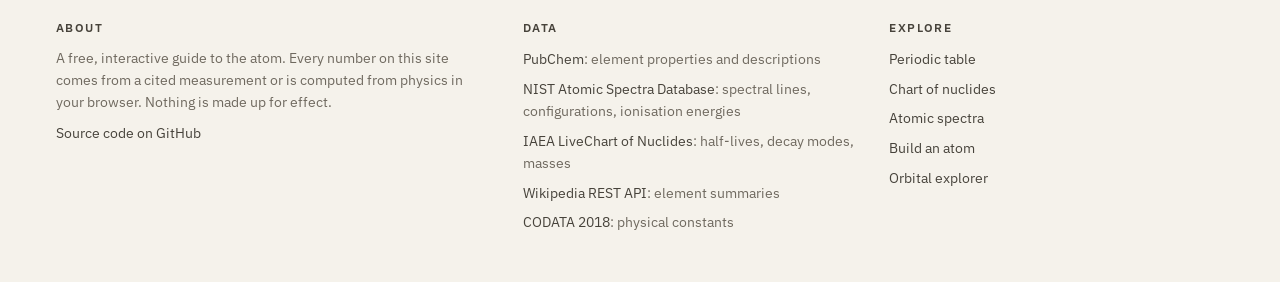
<file: orbitals.html>
<!doctype html>
<html lang="en">
<head>
  <meta charset="utf-8">
  <meta name="viewport" content="width=device-width, initial-scale=1">
  <title>Orbitals: the true shapes of electron clouds · Atom</title>
  <meta name="description" content="Explore every hydrogen orbital in 3D, computed exactly from the Schrödinger equation. Learn what n, ℓ and m mean, why orbitals have nodes, and how spin completes the picture.">
  <meta property="og:title" content="Orbitals: the true shapes of electron clouds">
  <meta property="og:description" content="Every hydrogen orbital in 3D, computed exactly from the Schrödinger equation.">
  <meta property="og:image" content="https://theanomality.github.io/Atom-Anomality/assets/img/og.jpg">
  <meta property="og:image:width" content="1200">
  <meta property="og:image:height" content="630">
  <meta name="twitter:card" content="summary_large_image">
  <meta name="theme-color" content="#f5f2eb" media="(prefers-color-scheme: light)">
  <meta name="theme-color" content="#121211" media="(prefers-color-scheme: dark)">
  <link rel="icon" href="assets/img/favicon.svg" type="image/svg+xml">
  <link rel="preconnect" href="https://fonts.googleapis.com">
  <link rel="preconnect" href="https://fonts.gstatic.com" crossorigin>
  <link rel="stylesheet" href="https://fonts.googleapis.com/css2?family=IBM+Plex+Mono:wght@400;500&family=IBM+Plex+Sans:wght@400;500;600&family=Newsreader:ital,opsz,wght@0,6..72,300..700;1,6..72,300..700&display=swap">
  <link rel="stylesheet" href="assets/css/site.css">
  <link rel="stylesheet" href="assets/css/figures.css">
  <script>try{var t=localStorage.getItem('theme');if(t)document.documentElement.dataset.theme=t}catch(e){}</script>
  <script type="importmap">{"imports":{"three":"./assets/vendor/three.module.min.js","three/addons/":"./assets/vendor/addons/"}}</script>
  <script type="module" src="assets/js/site.js"></script>
</head>
<body>
<!-- header:start -->
<a class="skip-link" href="#main">Skip to content</a>
<header class="site-header">
  <div class="site-header__inner">
    <a class="wordmark" href="./" aria-label="Atom, home">
      <svg viewBox="0 0 26 26" aria-hidden="true"><g transform="rotate(32 13 13)"><path d="M13 13C8.7 9.6 8.4 2.3 13 2.3s4.3 7.3 0 10.7z" fill="var(--accent)"/><path d="M13 13c-4.3 3.4-4.6 10.7 0 10.7s4.3-7.3 0-10.7z" fill="currentColor"/></g><circle cx="13" cy="13" r="1.9" fill="var(--bg)" stroke="currentColor" stroke-width="1.2"/></svg>
      <span>Atom</span>
    </a>
    <nav class="site-nav" aria-label="Primary">
      <div class="nav-menu" data-menu>
        <button class="navlink" type="button" aria-expanded="false" aria-controls="chapters-panel">Chapters</button>
        <div class="nav-menu__panel" id="chapters-panel">
          <a href="scale.html"><span class="num">01</span><span class="t">Smaller than small</span><span class="d">How tiny atoms are, and what they are made of</span></a>
          <a href="discovery.html"><span class="num">02</span><span class="t">How we found out</span><span class="d">Two thousand years of guesses, and the experiments that settled them</span></a>
          <a href="quantum.html"><span class="num">03</span><span class="t">Quantum leaps</span><span class="d">Why electrons sit on energy ladders, and how that makes light</span></a>
          <a href="orbitals.html" aria-current="page"><span class="num">04</span><span class="t">Orbitals</span><span class="d">The true shapes of electron clouds, computed live</span></a>
          <a href="periodic.html"><span class="num">05</span><span class="t">Building the table</span><span class="d">How filling orbitals gives the periodic table its shape</span></a>
          <a href="nucleus.html"><span class="num">06</span><span class="t">The nucleus</span><span class="d">Isotopes, the strong force, radioactivity and E = mc²</span></a>
          <a href="bonding.html"><span class="num">07</span><span class="t">Atoms together</span><span class="d">Why atoms bond, and what a bond actually is</span></a>
        </div>
      </div>
      <a class="navlink" href="table.html">Periodic table</a>
      <a class="navlink navlink--wide" href="nuclides.html">Nuclides</a>
      <a class="navlink navlink--wide" href="spectra.html">Spectra</a>
      <a class="navlink navlink--wide" href="build.html">Build an atom</a>
    </nav>
    <button class="menu-button" type="button" aria-expanded="false" aria-controls="mobile-sheet">Menu</button>
    <button class="theme-toggle" type="button" aria-label="Toggle dark mode"></button>
  </div>
  <div class="progress" aria-hidden="true"></div>
</header>
<!-- header:end -->

<main id="main" data-progress>
  <header class="chapter-head">
    <p class="kicker">Chapter 4</p>
    <h1>Orbitals</h1>
    <p class="dek">Solve the Schrödinger equation for a hydrogen atom and these shapes fall out: the real geometry of an electron’s wave, calculated exactly in your browser.</p>
  </header>

  <article class="prose">
    <p class="lede">In 1926 Erwin Schrödinger wrote down an equation describing how waves of matter behave, and almost immediately applied it to the simplest atom there is: one proton and one electron. Hydrogen is the only atom whose equation can be solved exactly, with pen and paper. The solutions are called orbitals.</p>
    <p>An orbital is not a path. It is a <em>wavefunction</em>, written ψ (psi): a number attached to every point in space. Square it and you get the probability of finding the electron at that point if you look. Until it is measured, the electron does not have a position. ψ is the most complete description of it that physics allows.</p>

    <figure class="wide" id="explorer">
      <div class="fig" data-figure="orbital-explorer" data-n="3" data-l="2" data-m="0"></div>
      <figcaption><b>Figure 4.1</b> Hydrogen orbitals from the exact solution of the Schrödinger equation. In <em>Cloud</em> view each dot is a random draw from |ψ|², one place the electron might be found. <em>Surface</em> shows the boundary enclosing 90% of the probability. <em>Slice</em> shows ψ on a plane through the nucleus. Amber and blue mark where ψ is positive and negative. The nucleus, drawn as a red dot, is in reality about 60,000 times smaller than one Bohr radius.</figcaption>
    </figure>

    <h2><span class="sec">4.1</span>Three numbers describe every shape</h2>
    <p>Each solution carries three whole-number labels. They come from demanding that the wave fit smoothly around the nucleus in all three dimensions, in the same way that a guitar string can only vibrate at notes whose waves fit its length.</p>
    <aside class="note">In hydrogen, the energy depends only on <var>n</var>: the 3s, 3p and 3d orbitals have exactly the same energy. That tie is broken in every atom with more than one electron.</aside>
    <ul>
      <li><strong><var>n</var>, the principal quantum number</strong> (1, 2, 3, …) sets the energy, <var>E</var> = −13.6&nbsp;eV / <var>n</var>², and the size. The cloud grows roughly as <var>n</var>².</li>
      <li><strong>ℓ, the angular momentum number</strong> (0 up to <var>n</var> − 1) sets the shape. The values 0, 1, 2, 3 are named s, p, d and f, letters inherited from nineteenth-century descriptions of spectral lines: <em>sharp</em>, <em>principal</em>, <em>diffuse</em> and <em>fundamental</em>.</li>
      <li><strong><var>m</var>, the magnetic number</strong> (from −ℓ to +ℓ) sets the orientation, so there are 2ℓ + 1 of them. The figure uses the real combinations that chemists draw, named after their shapes: p<sub>x</sub>, p<sub>y</sub>, p<sub>z</sub>, d<sub>xy</sub>, d<sub>z²</sub> and so on.</li>
    </ul>
    <div class="eq" aria-label="psi n l m of r theta phi equals R n l of r times Y l m of theta phi">
      <span>ψ<sub><var>n</var>ℓ<var>m</var></sub>(<var>r</var>, <var>θ</var>, <var>φ</var>)</span><span>=</span><span><var>R</var><sub><var>n</var>ℓ</sub>(<var>r</var>)</span><span>·</span><span><var>Y</var><sub>ℓ<var>m</var></sub>(<var>θ</var>, <var>φ</var>)</span>
    </div>
    <p>The wavefunction splits into a radial part <var>R</var>, which says how the wave changes with distance from the nucleus, multiplied by an angular part <var>Y</var>, which gives the shape. The figure evaluates exactly these functions, generalised Laguerre polynomials and spherical harmonics, tens of thousands of times a second.</p>
    <p>Now count the options for each <var>n</var>: one s orbital, three p, five d, seven f. A shell with principal number <var>n</var> contains exactly <var>n</var>² orbitals. Each orbital can hold at most two electrons (for a reason we will meet below), so the shells hold 2, 8, 18 and 32 electrons. Those four numbers are the widths of the periods of the periodic table, and in <a href="periodic.html">Chapter 5</a> they build it.</p>

    <h2><span class="sec">4.2</span>Where the electron never is</h2>
    <p>Most orbitals have <em>nodes</em>: surfaces where ψ passes through zero, so the probability of finding the electron there is exactly zero. They come in two kinds. <strong>Radial nodes</strong> are spheres centred on the nucleus, and an orbital has <var>n</var> − ℓ − 1 of them. <strong>Angular nodes</strong> are planes or cones through the nucleus, and there are ℓ of them. Every orbital therefore has <var>n</var> − 1 nodes in total, the same rule that gives a guitar string’s third harmonic two still points.</p>

    <figure class="wide">
      <div class="fig" data-figure="node-slices"></div>
      <figcaption><b>Figure 4.2</b> Slices through the nucleus. Brightness shows the strength of the wave, colour shows the sign of ψ, and the dark rings and lines are nodes. Each panel is scaled to fit its orbital; the widths underneath show how fast the clouds grow with <var>n</var>.</figcaption>
    </figure>

    <p>This raises an old puzzle. In a p orbital, the two lobes are separated by a plane where the electron can never be. How does it get from one lobe to the other? It doesn’t have to. The electron is not a particle shuttling back and forth; it is a standing wave that occupies both lobes at once, in the way a vibrating string moves on both sides of a node without anything ever crossing it.</p>

    <h3>How far from the nucleus?</h3>
    <p>|ψ|² is a probability per unit <em>volume</em>. But there is much more volume far from the nucleus than close to it: a thin shell at radius <var>r</var> has an area of 4π<var>r</var>². Multiplying the two gives the <em>radial probability</em>, the chance of finding the electron at a given distance in any direction.</p>

    <figure class="wide">
      <div class="fig" data-figure="radial-plot"></div>
      <figcaption><b>Figure 4.3</b> Radial probability <var>P</var>(<var>r</var>) = <var>r</var>²<var>R</var>² for hydrogen orbitals. Hover to see how much of the probability lies inside a given radius.</figcaption>
    </figure>

    <p>For the ground state, 1s, the radial probability peaks at exactly one Bohr radius, 52.9 picometres. That is the orbit radius Niels Bohr calculated in 1913 for his planet-like model. It survives in quantum mechanics, not as the track of the electron but as its single most likely distance from the nucleus.</p>

    <h2><span class="sec">4.3</span>Amber and blue: the phase</h2>
    <p>The two colours mark the sign of ψ. For an isolated atom the sign has no observable effect: only |ψ|² can be measured, and flipping every sign at once changes nothing. Signs start to matter when two waves overlap. Where matching signs meet, the waves add; where opposite signs meet, they cancel. That is essentially the whole story of the chemical bond, which <a href="bonding.html">Chapter 7</a> lets you build.</p>

    <h2><span class="sec">4.4</span>Spin, the fourth number</h2>
    <p>Orbitals do not capture everything about an electron. In 1922 Otto Stern and Walther Gerlach fired a beam of silver atoms through a magnetic field that was stronger on one side than the other. Classical physics predicted that tiny atomic magnets, pointing every which way, would smear the beam into a continuous band. Instead it split cleanly in two.</p>
    <aside class="note">The split was nearly invisible at first. The thin silver deposit only showed up when Stern breathed on the plate: sulfur from his cheap cigars turned the silver into black silver sulfide. <a href="#src-4">[4]</a></aside>
    <p>The explanation came a few years later. Electrons carry an intrinsic angular momentum called <em>spin</em>, with exactly two possible values, labelled <var>m</var><sub>s</sub> = +½ and −½: “spin up” and “spin down”. In 1925 Wolfgang Pauli stated the rule that structures all of chemistry: no two electrons in an atom can share all four quantum numbers. An orbital is fixed by <var>n</var>, ℓ and <var>m</var>, so it can hold at most two electrons, one of each spin.</p>

    <h2><span class="sec">4.5</span>The full catalogue</h2>
    <p>Here are all thirty orbitals up to <var>n</var> = 4, drawn at the same visual size. In reality the <var>n</var> = 4 clouds are about sixteen times wider than 1s.</p>

    <figure class="wide">
      <div class="fig" data-figure="orbital-zoo"></div>
      <figcaption><b>Figure 4.4</b> Every hydrogen orbital with <var>n</var> ≤ 4, grouped by shell and sub-shell. Select one to load it into Figure 4.1.</figcaption>
    </figure>

    <h2><span class="sec">4.6</span>Beyond hydrogen</h2>
    <p>For any atom with more than one electron, the Schrödinger equation cannot be solved exactly, because every electron repels every other one. But an excellent approximation treats each electron as moving in the averaged field of the nucleus and all the other electrons. In that picture every atom has orbitals with the same shapes and the same labels as hydrogen’s, shrunk and shifted in energy. The 2p orbitals of carbon and oxygen look much like hydrogen’s 2p, pulled in more tightly by a larger nuclear charge.</p>
    <p>Are orbitals real, or just mathematics? They are mathematics whose predictions are tested constantly, in every spectrum and every chemical bond. In 2013 a team led from Amsterdam went further and used <em>photoionisation microscopy</em> to magnify the electron wave of excited hydrogen atoms onto a detector, revealing the ring-shaped nodal pattern that quantum mechanics predicts <a href="#src-5">[5]</a>.</p>

    <section class="sources" aria-labelledby="sources-title">
      <h2 id="sources-title">Sources and further reading</h2>
      <ol>
        <li>E. Schrödinger, “Quantisierung als Eigenwertproblem”, <em>Annalen der Physik</em> 79, 361 (1926).</li>
        <li>D. J. Griffiths and D. F. Schroeter, <em>Introduction to Quantum Mechanics</em>, 3rd ed., Cambridge University Press (2018), ch. 4: the hydrogen atom.</li>
        <li>W. Gerlach and O. Stern, “Der experimentelle Nachweis der Richtungsquantelung im Magnetfeld”, <em>Zeitschrift für Physik</em> 9, 349 (1922).</li>
        <li id="src-4">B. Friedrich and D. Herschbach, “Stern and Gerlach: how a bad cigar helped reorient atomic physics”, <em>Physics Today</em> 56(12), 53 (2003).</li>
        <li id="src-5">A. S. Stodolna et al., “Hydrogen atoms under magnification: direct observation of the nodal structure of Stark states”, <em>Physical Review Letters</em> 110, 213001 (2013).</li>
        <li>Bohr radius <var>a</var><sub>0</sub> = 52.917&nbsp;721&nbsp;090&nbsp;3 pm, <a href="https://physics.nist.gov/cgi-bin/cuu/Value?bohrrada0">CODATA 2018</a>.</li>
      </ol>
    </section>
  </article>

  <nav class="chapter-nav" aria-label="Chapters">
    <a class="prev" href="quantum.html"><span class="dir">← Chapter 3</span><span class="t">Quantum leaps</span></a>
    <a class="next" href="periodic.html"><span class="dir">Chapter 5 →</span><span class="t">Building the table</span></a>
  </nav>
</main>

<!-- footer:start -->
<footer class="site-footer">
  <div class="site-footer__inner">
    <div>
      <h2>About</h2>
      <p>A free, interactive guide to the atom. Every number on this site comes from a cited measurement or is computed from physics in your browser. Nothing is made up for effect.</p>
      <p><a href="https://github.com/TheAnomality/Atom-Anomality">Source code on GitHub</a></p>
    </div>
    <div>
      <h2>Data</h2>
      <ul>
        <li><a href="https://pubchem.ncbi.nlm.nih.gov/periodic-table/">PubChem</a>: element properties and descriptions</li>
        <li><a href="https://physics.nist.gov/asd">NIST Atomic Spectra Database</a>: spectral lines, configurations, ionisation energies</li>
        <li><a href="https://www-nds.iaea.org/relnsd/vcharthtml/VChartHTML.html">IAEA LiveChart of Nuclides</a>: half-lives, decay modes, masses</li>
        <li><a href="https://www.mediawiki.org/wiki/API:REST_API">Wikipedia REST API</a>: element summaries</li>
        <li><a href="https://physics.nist.gov/cuu/Constants/">CODATA 2018</a>: physical constants</li>
      </ul>
    </div>
    <div>
      <h2>Explore</h2>
      <ul>
        <li><a href="table.html">Periodic table</a></li>
        <li><a href="nuclides.html">Chart of nuclides</a></li>
        <li><a href="spectra.html">Atomic spectra</a></li>
        <li><a href="build.html">Build an atom</a></li>
        <li><a href="orbitals.html#explorer">Orbital explorer</a></li>
      </ul>
    </div>
  </div>
</footer>
<!-- footer:end -->
</body>
</html>
</file>
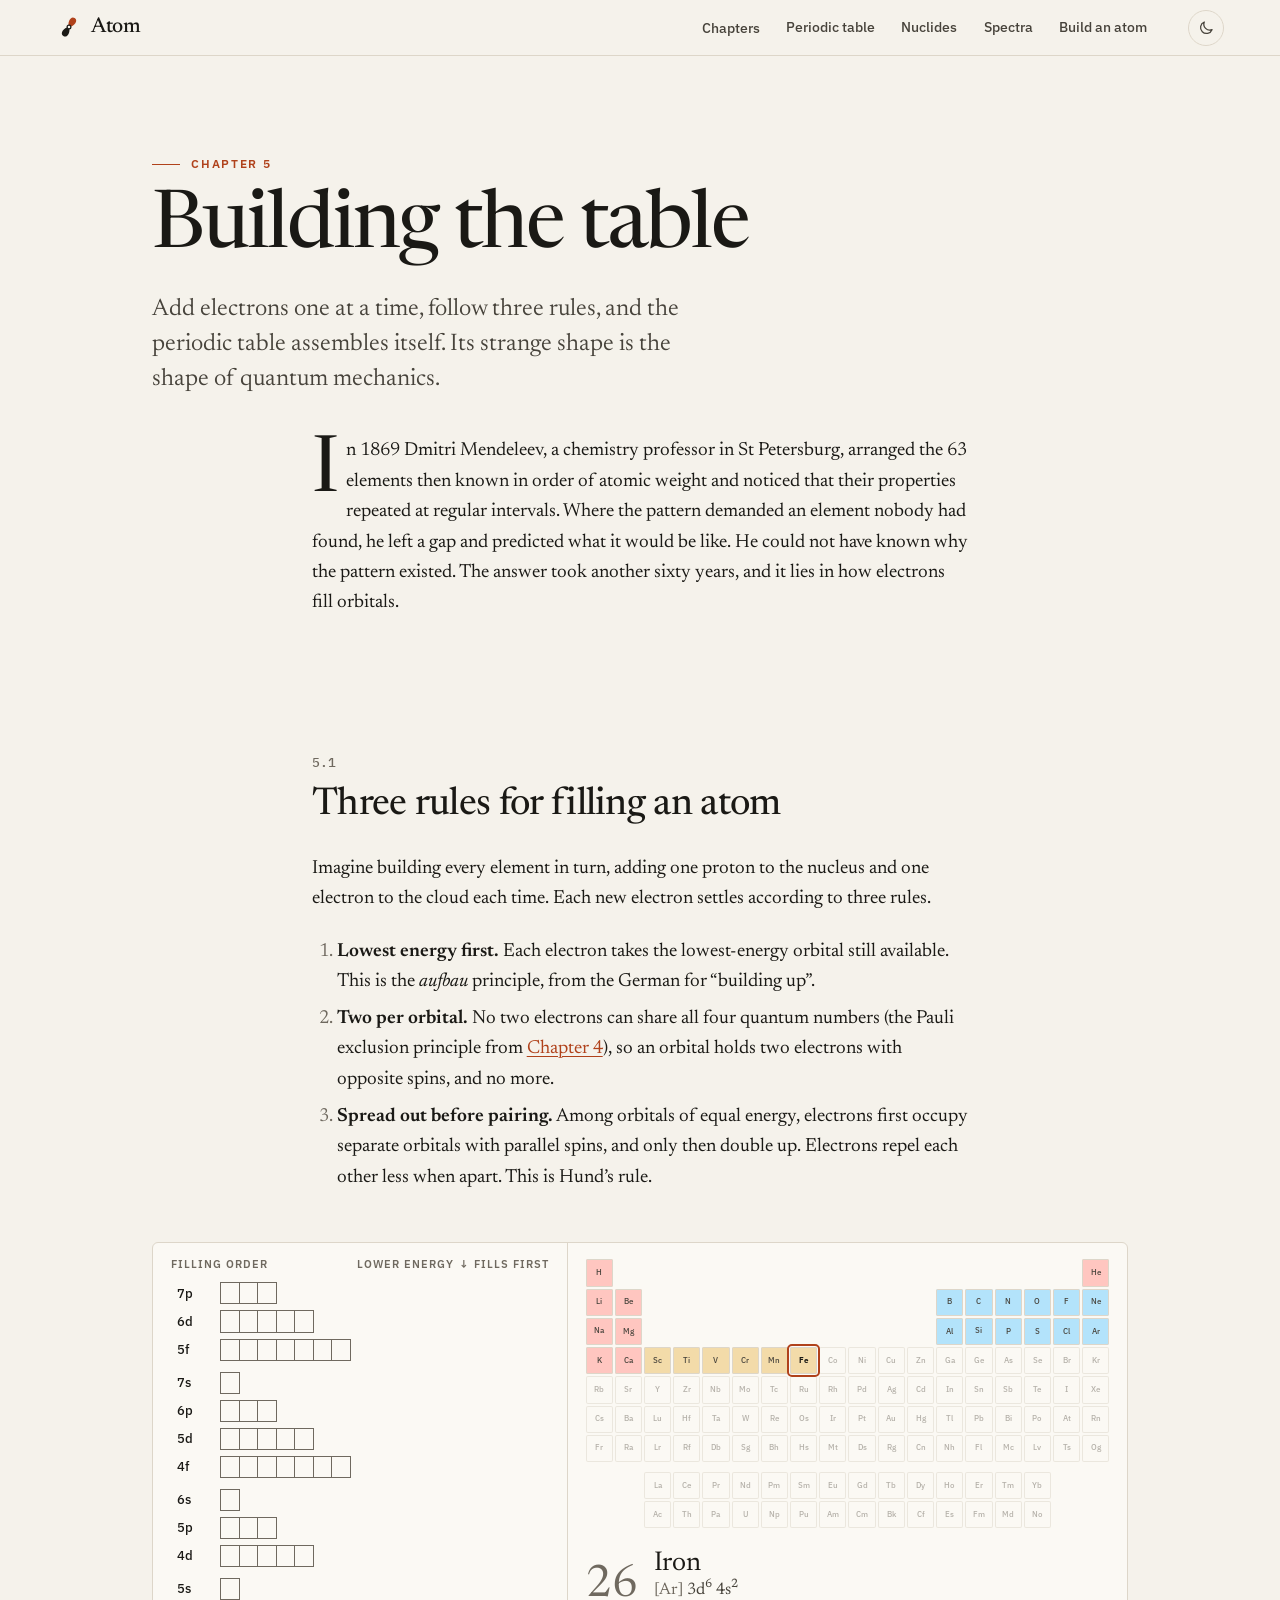
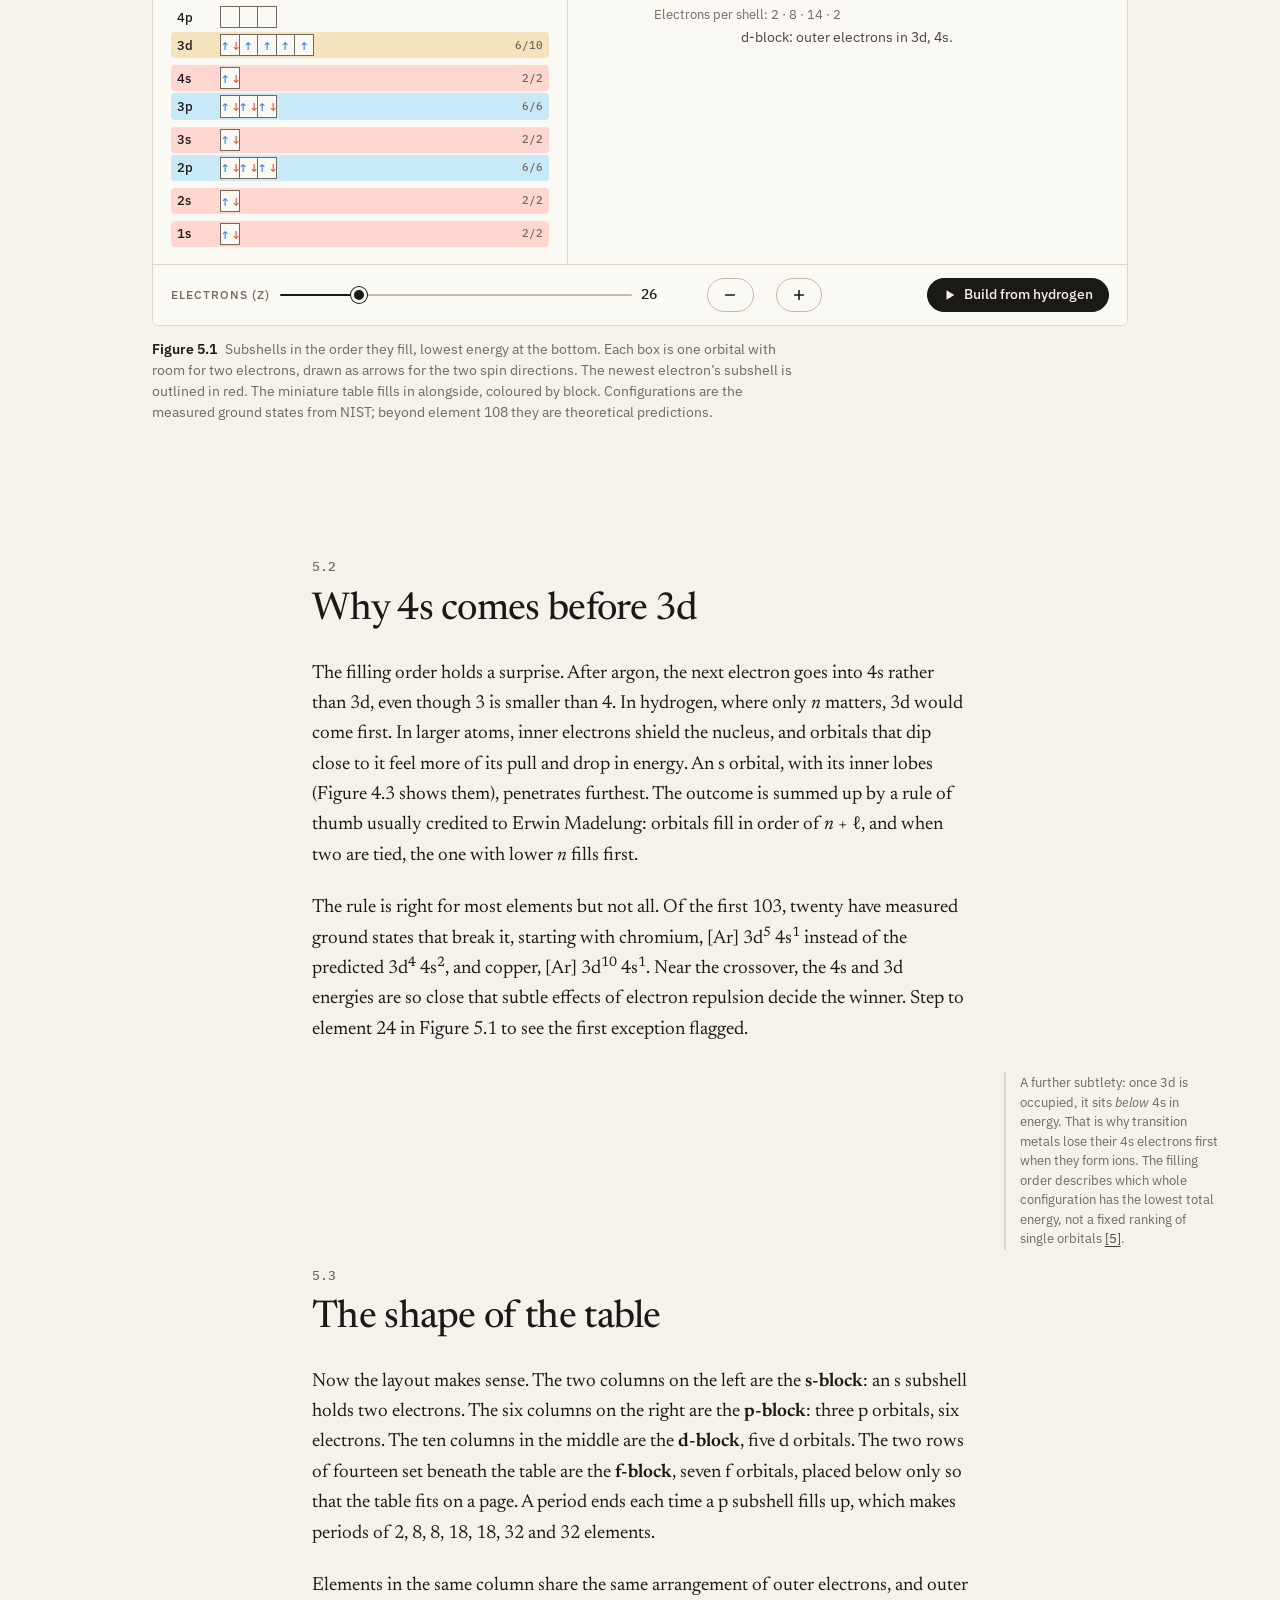
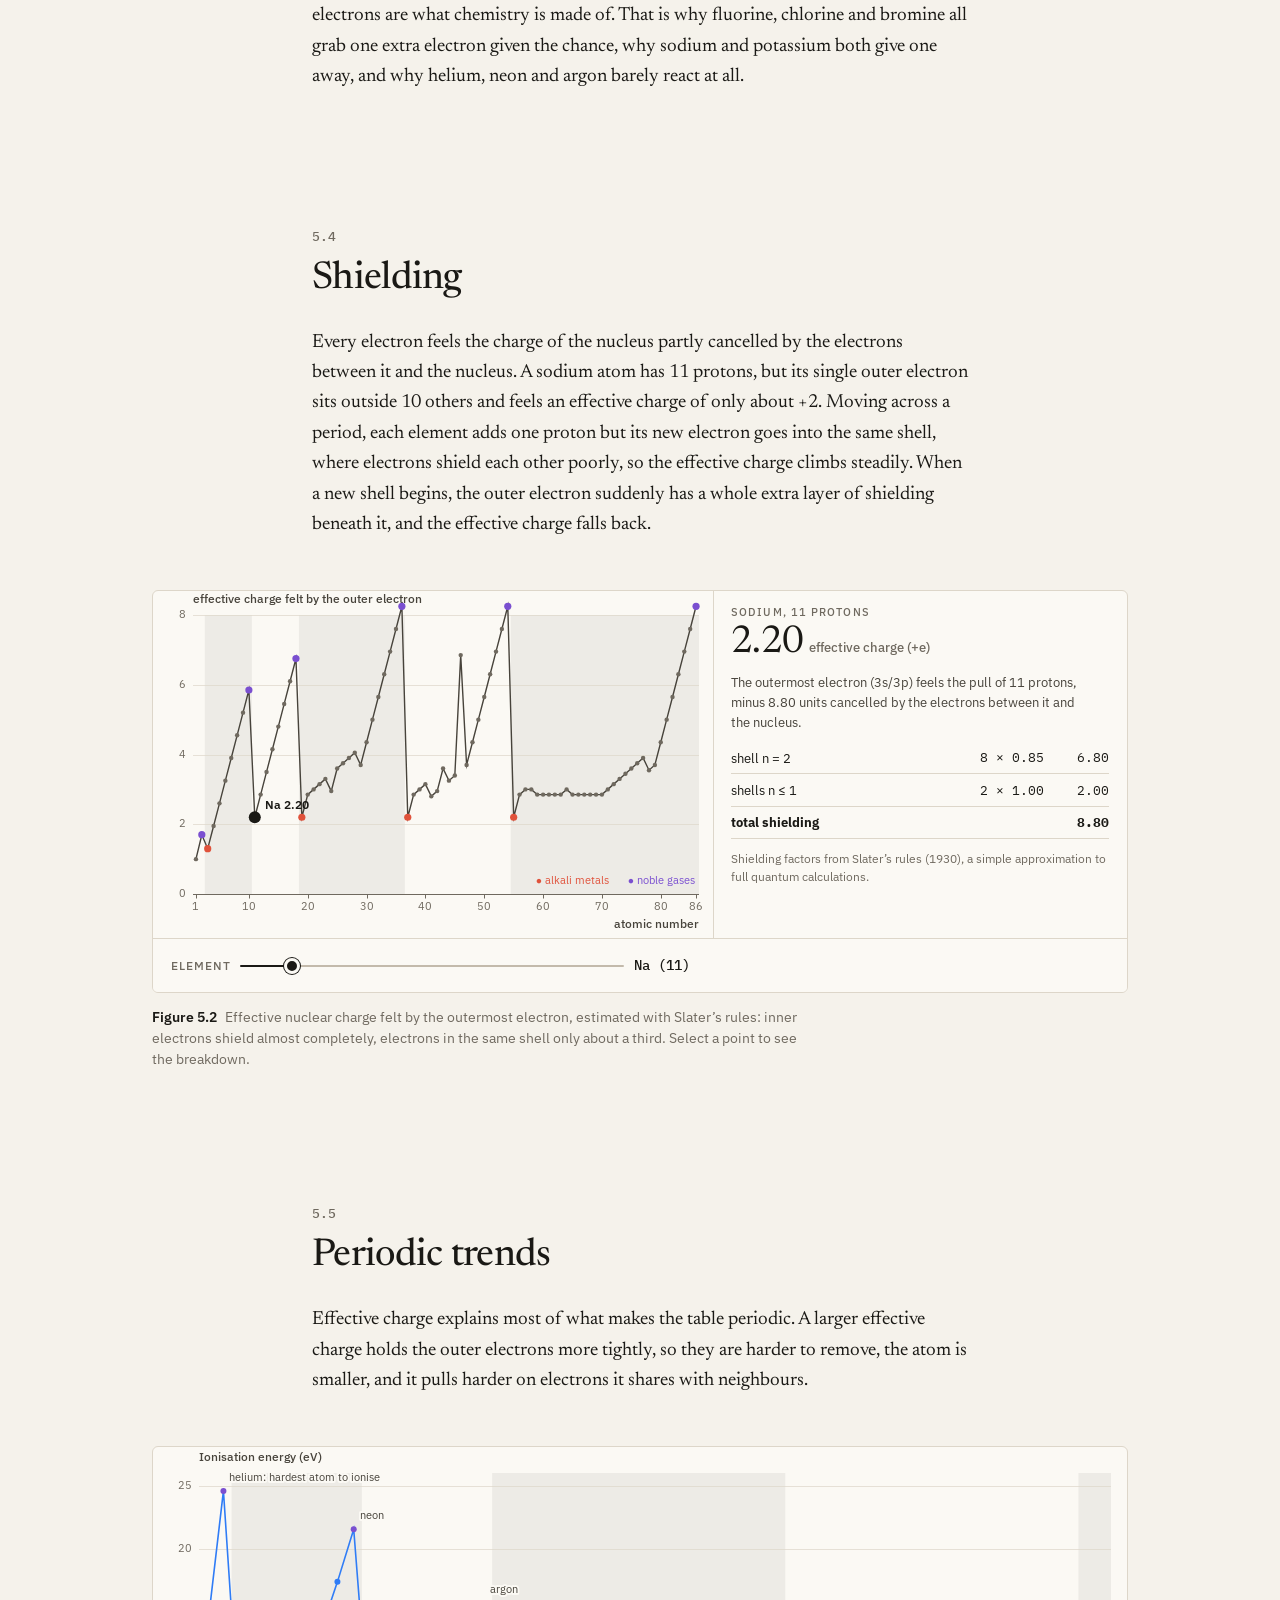
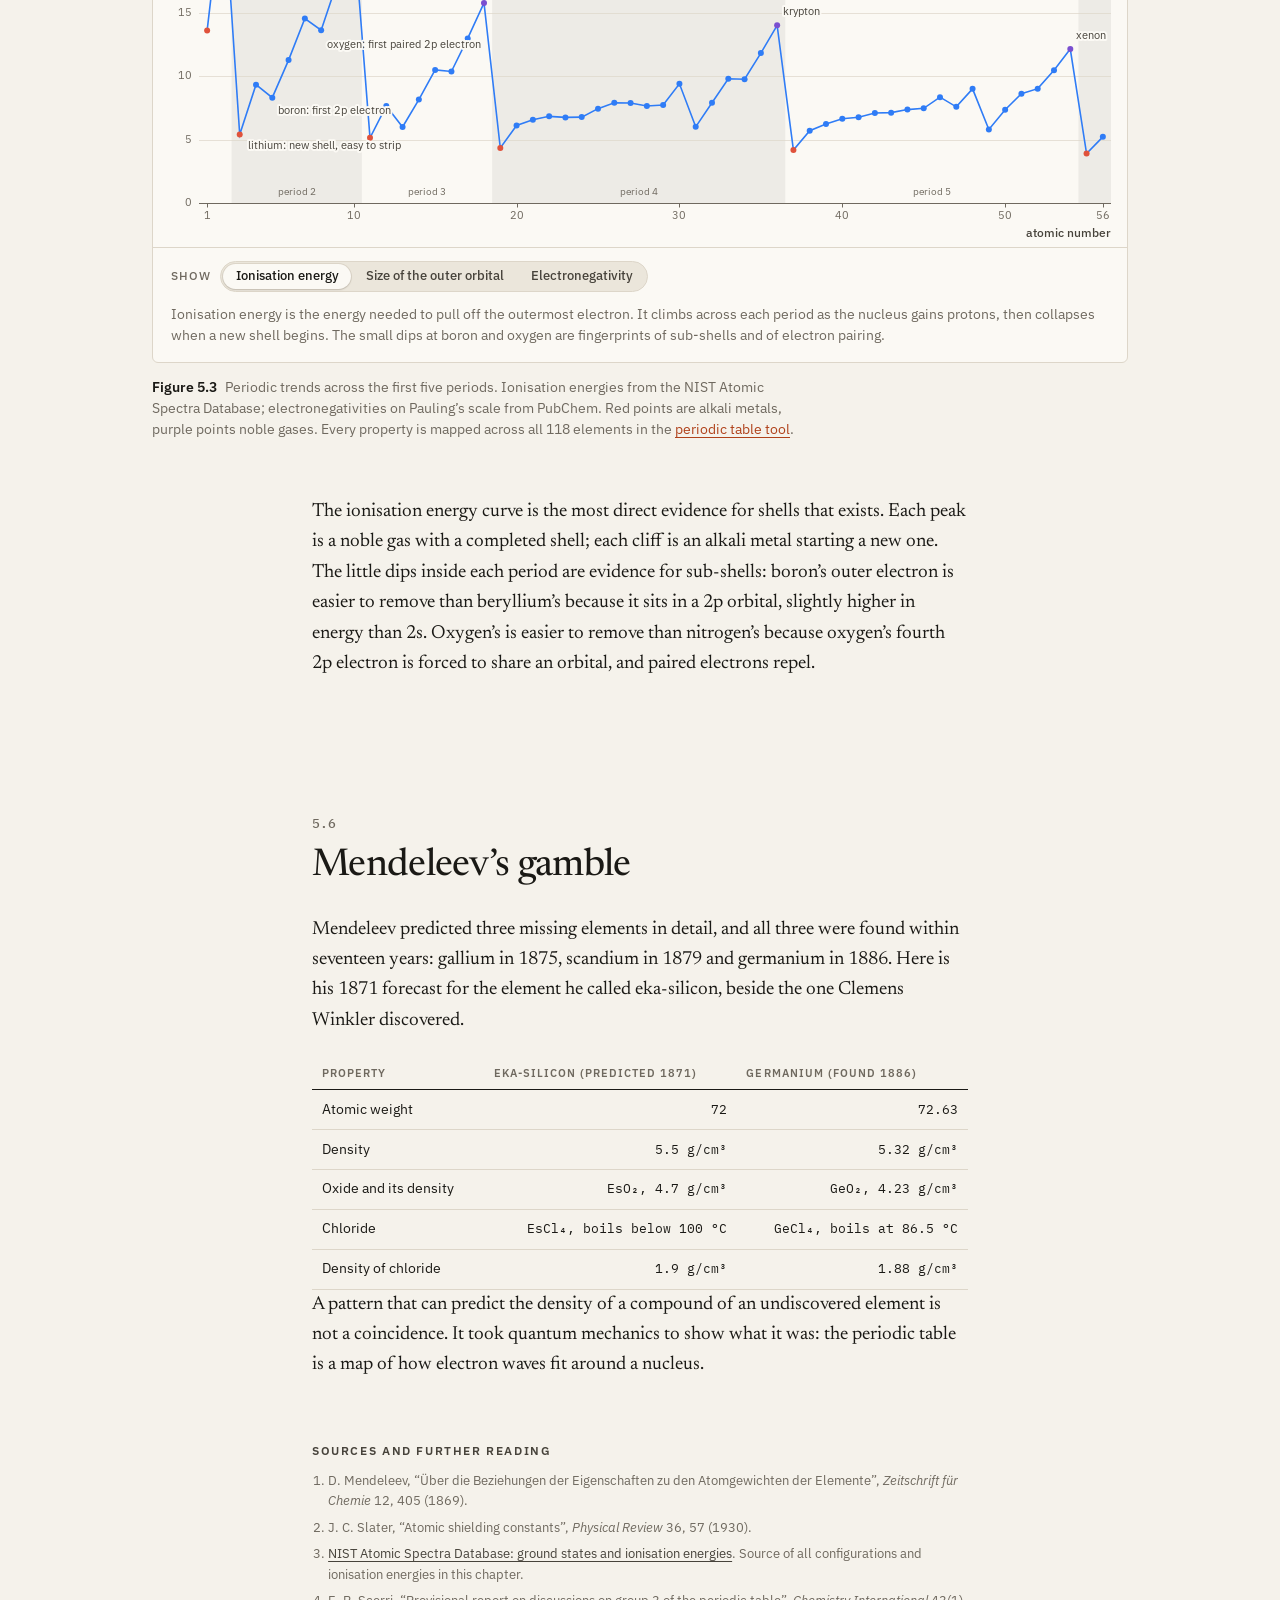
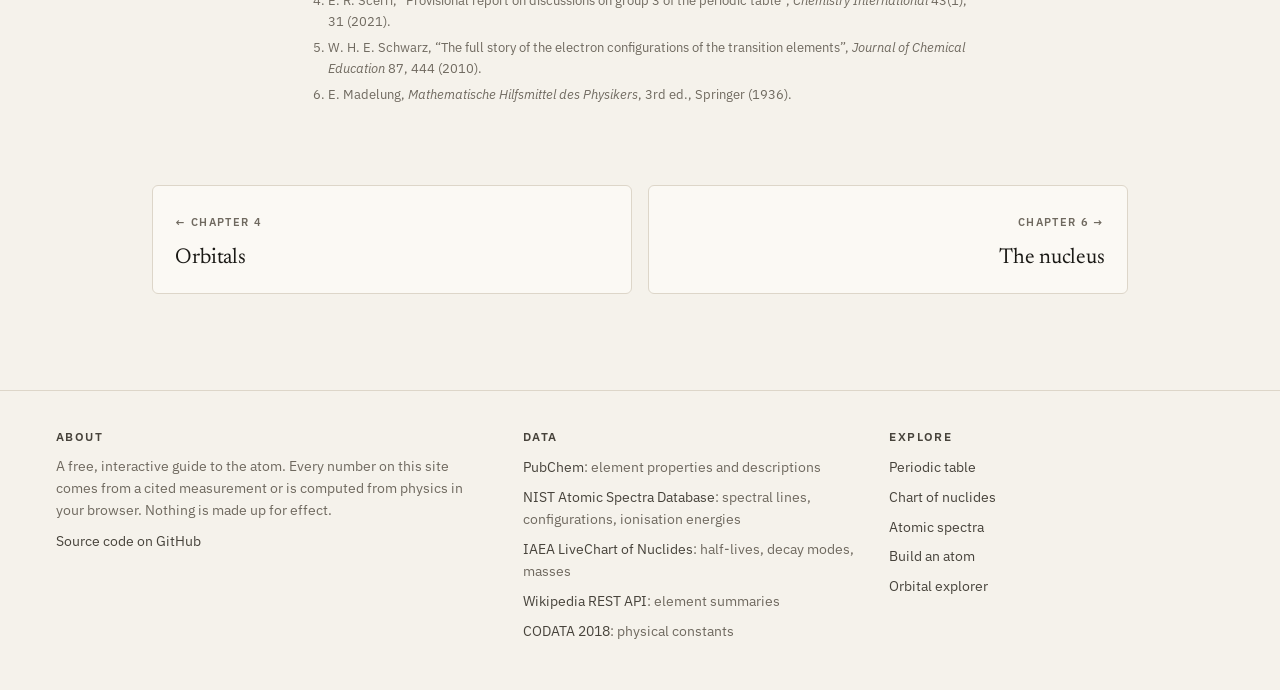
<file: periodic.html>
<!doctype html>
<html lang="en">
<head>
  <meta charset="utf-8">
  <meta name="viewport" content="width=device-width, initial-scale=1">
  <title>Building the table: electron configurations · Atom</title>
  <meta name="description" content="Add electrons one at a time and watch the periodic table assemble itself. Aufbau, Pauli and Hund’s rules, why 4s fills before 3d, shielding, and periodic trends, with NIST data.">
  <meta property="og:title" content="Building the periodic table, one electron at a time">
  <meta property="og:description" content="How filling orbitals gives the periodic table its shape.">
  <meta property="og:image" content="https://theanomality.github.io/Atom-Anomality/assets/img/og.jpg">
  <meta property="og:image:width" content="1200">
  <meta property="og:image:height" content="630">
  <meta name="twitter:card" content="summary_large_image">
  <meta name="theme-color" content="#f5f2eb" media="(prefers-color-scheme: light)">
  <meta name="theme-color" content="#121211" media="(prefers-color-scheme: dark)">
  <link rel="icon" href="assets/img/favicon.svg" type="image/svg+xml">
  <link rel="preconnect" href="https://fonts.googleapis.com">
  <link rel="preconnect" href="https://fonts.gstatic.com" crossorigin>
  <link rel="stylesheet" href="https://fonts.googleapis.com/css2?family=IBM+Plex+Mono:wght@400;500&family=IBM+Plex+Sans:wght@400;500;600&family=Newsreader:ital,opsz,wght@0,6..72,300..700;1,6..72,300..700&display=swap">
  <link rel="stylesheet" href="assets/css/site.css">
  <link rel="stylesheet" href="assets/css/figures.css">
  <script>try{var t=localStorage.getItem('theme');if(t)document.documentElement.dataset.theme=t}catch(e){}</script>
  <script type="importmap">{"imports":{"three":"./assets/vendor/three.module.min.js","three/addons/":"./assets/vendor/addons/"}}</script>
  <script type="module" src="assets/js/site.js"></script>
</head>
<body>
<!-- header:start -->
<a class="skip-link" href="#main">Skip to content</a>
<header class="site-header">
  <div class="site-header__inner">
    <a class="wordmark" href="./" aria-label="Atom, home">
      <svg viewBox="0 0 26 26" aria-hidden="true"><g transform="rotate(32 13 13)"><path d="M13 13C8.7 9.6 8.4 2.3 13 2.3s4.3 7.3 0 10.7z" fill="var(--accent)"/><path d="M13 13c-4.3 3.4-4.6 10.7 0 10.7s4.3-7.3 0-10.7z" fill="currentColor"/></g><circle cx="13" cy="13" r="1.9" fill="var(--bg)" stroke="currentColor" stroke-width="1.2"/></svg>
      <span>Atom</span>
    </a>
    <nav class="site-nav" aria-label="Primary">
      <div class="nav-menu" data-menu>
        <button class="navlink" type="button" aria-expanded="false" aria-controls="chapters-panel">Chapters</button>
        <div class="nav-menu__panel" id="chapters-panel">
          <a href="scale.html"><span class="num">01</span><span class="t">Smaller than small</span><span class="d">How tiny atoms are, and what they are made of</span></a>
          <a href="discovery.html"><span class="num">02</span><span class="t">How we found out</span><span class="d">Two thousand years of guesses, and the experiments that settled them</span></a>
          <a href="quantum.html"><span class="num">03</span><span class="t">Quantum leaps</span><span class="d">Why electrons sit on energy ladders, and how that makes light</span></a>
          <a href="orbitals.html"><span class="num">04</span><span class="t">Orbitals</span><span class="d">The true shapes of electron clouds, computed live</span></a>
          <a href="periodic.html" aria-current="page"><span class="num">05</span><span class="t">Building the table</span><span class="d">How filling orbitals gives the periodic table its shape</span></a>
          <a href="nucleus.html"><span class="num">06</span><span class="t">The nucleus</span><span class="d">Isotopes, the strong force, radioactivity and E = mc²</span></a>
          <a href="bonding.html"><span class="num">07</span><span class="t">Atoms together</span><span class="d">Why atoms bond, and what a bond actually is</span></a>
        </div>
      </div>
      <a class="navlink" href="table.html">Periodic table</a>
      <a class="navlink navlink--wide" href="nuclides.html">Nuclides</a>
      <a class="navlink navlink--wide" href="spectra.html">Spectra</a>
      <a class="navlink navlink--wide" href="build.html">Build an atom</a>
    </nav>
    <button class="menu-button" type="button" aria-expanded="false" aria-controls="mobile-sheet">Menu</button>
    <button class="theme-toggle" type="button" aria-label="Toggle dark mode"></button>
  </div>
  <div class="progress" aria-hidden="true"></div>
</header>
<!-- header:end -->

<main id="main" data-progress>
  <header class="chapter-head">
    <p class="kicker">Chapter 5</p>
    <h1>Building the table</h1>
    <p class="dek">Add electrons one at a time, follow three rules, and the periodic table assembles itself. Its strange shape is the shape of quantum mechanics.</p>
  </header>

  <article class="prose">
    <p class="lede">In 1869 Dmitri Mendeleev, a chemistry professor in St Petersburg, arranged the 63 elements then known in order of atomic weight and noticed that their properties repeated at regular intervals. Where the pattern demanded an element nobody had found, he left a gap and predicted what it would be like. He could not have known why the pattern existed. The answer took another sixty years, and it lies in how electrons fill orbitals.</p>

    <h2><span class="sec">5.1</span>Three rules for filling an atom</h2>
    <p>Imagine building every element in turn, adding one proton to the nucleus and one electron to the cloud each time. Each new electron settles according to three rules.</p>
    <ol>
      <li><strong>Lowest energy first.</strong> Each electron takes the lowest-energy orbital still available. This is the <em>aufbau</em> principle, from the German for “building up”.</li>
      <li><strong>Two per orbital.</strong> No two electrons can share all four quantum numbers (the Pauli exclusion principle from <a href="orbitals.html">Chapter 4</a>), so an orbital holds two electrons with opposite spins, and no more.</li>
      <li><strong>Spread out before pairing.</strong> Among orbitals of equal energy, electrons first occupy separate orbitals with parallel spins, and only then double up. Electrons repel each other less when apart. This is Hund’s rule.</li>
    </ol>

    <figure class="wide">
      <div class="fig" data-figure="aufbau"></div>
      <figcaption><b>Figure 5.1</b> Subshells in the order they fill, lowest energy at the bottom. Each box is one orbital with room for two electrons, drawn as arrows for the two spin directions. The newest electron’s subshell is outlined in red. The miniature table fills in alongside, coloured by block. Configurations are the measured ground states from NIST; beyond element 108 they are theoretical predictions.</figcaption>
    </figure>

    <h2><span class="sec">5.2</span>Why 4s comes before 3d</h2>
    <p>The filling order holds a surprise. After argon, the next electron goes into 4s rather than 3d, even though 3 is smaller than 4. In hydrogen, where only <var>n</var> matters, 3d would come first. In larger atoms, inner electrons shield the nucleus, and orbitals that dip close to it feel more of its pull and drop in energy. An s orbital, with its inner lobes (Figure 4.3 shows them), penetrates furthest. The outcome is summed up by a rule of thumb usually credited to Erwin Madelung: orbitals fill in order of <var>n</var> + ℓ, and when two are tied, the one with lower <var>n</var> fills first.</p>
    <p>The rule is right for most elements but not all. Of the first 103, twenty have measured ground states that break it, starting with chromium, [Ar]&nbsp;3d<sup>5</sup>&nbsp;4s<sup>1</sup> instead of the predicted 3d<sup>4</sup>&nbsp;4s<sup>2</sup>, and copper, [Ar]&nbsp;3d<sup>10</sup>&nbsp;4s<sup>1</sup>. Near the crossover, the 4s and 3d energies are so close that subtle effects of electron repulsion decide the winner. Step to element 24 in Figure 5.1 to see the first exception flagged.</p>
    <aside class="note">A further subtlety: once 3d is occupied, it sits <em>below</em> 4s in energy. That is why transition metals lose their 4s electrons first when they form ions. The filling order describes which whole configuration has the lowest total energy, not a fixed ranking of single orbitals <a href="#src-5">[5]</a>.</aside>

    <h2><span class="sec">5.3</span>The shape of the table</h2>
    <p>Now the layout makes sense. The two columns on the left are the <strong>s-block</strong>: an s subshell holds two electrons. The six columns on the right are the <strong>p-block</strong>: three p orbitals, six electrons. The ten columns in the middle are the <strong>d-block</strong>, five d orbitals. The two rows of fourteen set beneath the table are the <strong>f-block</strong>, seven f orbitals, placed below only so that the table fits on a page. A period ends each time a p subshell fills up, which makes periods of 2, 8, 8, 18, 18, 32 and 32 elements.</p>
    <p>Elements in the same column share the same arrangement of outer electrons, and outer electrons are what chemistry is made of. That is why fluorine, chlorine and bromine all grab one extra electron given the chance, why sodium and potassium both give one away, and why helium, neon and argon barely react at all.</p>

    <h2><span class="sec">5.4</span>Shielding</h2>
    <p>Every electron feels the charge of the nucleus partly cancelled by the electrons between it and the nucleus. A sodium atom has 11 protons, but its single outer electron sits outside 10 others and feels an effective charge of only about +2. Moving across a period, each element adds one proton but its new electron goes into the same shell, where electrons shield each other poorly, so the effective charge climbs steadily. When a new shell begins, the outer electron suddenly has a whole extra layer of shielding beneath it, and the effective charge falls back.</p>

    <figure class="wide">
      <div class="fig" data-figure="zeff"></div>
      <figcaption><b>Figure 5.2</b> Effective nuclear charge felt by the outermost electron, estimated with Slater’s rules: inner electrons shield almost completely, electrons in the same shell only about a third. Select a point to see the breakdown.</figcaption>
    </figure>

    <h2><span class="sec">5.5</span>Periodic trends</h2>
    <p>Effective charge explains most of what makes the table periodic. A larger effective charge holds the outer electrons more tightly, so they are harder to remove, the atom is smaller, and it pulls harder on electrons it shares with neighbours.</p>

    <figure class="wide">
      <div class="fig" data-figure="trend-plot"></div>
      <figcaption><b>Figure 5.3</b> Periodic trends across the first five periods. Ionisation energies from the NIST Atomic Spectra Database; electronegativities on Pauling’s scale from PubChem. Red points are alkali metals, purple points noble gases. Every property is mapped across all 118 elements in the <a href="table.html">periodic table tool</a>.</figcaption>
    </figure>

    <p>The ionisation energy curve is the most direct evidence for shells that exists. Each peak is a noble gas with a completed shell; each cliff is an alkali metal starting a new one. The little dips inside each period are evidence for sub-shells: boron’s outer electron is easier to remove than beryllium’s because it sits in a 2p orbital, slightly higher in energy than 2s. Oxygen’s is easier to remove than nitrogen’s because oxygen’s fourth 2p electron is forced to share an orbital, and paired electrons repel.</p>

    <h2><span class="sec">5.6</span>Mendeleev’s gamble</h2>
    <p>Mendeleev predicted three missing elements in detail, and all three were found within seventeen years: gallium in 1875, scandium in 1879 and germanium in 1886. Here is his 1871 forecast for the element he called eka-silicon, beside the one Clemens Winkler discovered.</p>
    <div class="table-scroll">
      <table class="datatable">
        <thead><tr><th>Property</th><th>Eka-silicon (predicted 1871)</th><th>Germanium (found 1886)</th></tr></thead>
        <tbody>
          <tr><td>Atomic weight</td><td class="n">72</td><td class="n">72.63</td></tr>
          <tr><td>Density</td><td class="n">5.5 g/cm³</td><td class="n">5.32 g/cm³</td></tr>
          <tr><td>Oxide and its density</td><td class="n">EsO₂, 4.7 g/cm³</td><td class="n">GeO₂, 4.23 g/cm³</td></tr>
          <tr><td>Chloride</td><td class="n">EsCl₄, boils below 100 °C</td><td class="n">GeCl₄, boils at 86.5 °C</td></tr>
          <tr><td>Density of chloride</td><td class="n">1.9 g/cm³</td><td class="n">1.88 g/cm³</td></tr>
        </tbody>
      </table>
    </div>
    <p>A pattern that can predict the density of a compound of an undiscovered element is not a coincidence. It took quantum mechanics to show what it was: the periodic table is a map of how electron waves fit around a nucleus.</p>

    <section class="sources" aria-labelledby="sources-title">
      <h2 id="sources-title">Sources and further reading</h2>
      <ol>
        <li>D. Mendeleev, “Über die Beziehungen der Eigenschaften zu den Atomgewichten der Elemente”, <em>Zeitschrift für Chemie</em> 12, 405 (1869).</li>
        <li>J. C. Slater, “Atomic shielding constants”, <em>Physical Review</em> 36, 57 (1930).</li>
        <li><a href="https://physics.nist.gov/PhysRefData/ASD/ionEnergy.html">NIST Atomic Spectra Database: ground states and ionisation energies</a>. Source of all configurations and ionisation energies in this chapter.</li>
        <li>E. R. Scerri, “Provisional report on discussions on group 3 of the periodic table”, <em>Chemistry International</em> 43(1), 31 (2021).</li>
        <li id="src-5">W. H. E. Schwarz, “The full story of the electron configurations of the transition elements”, <em>Journal of Chemical Education</em> 87, 444 (2010).</li>
        <li>E. Madelung, <em>Mathematische Hilfsmittel des Physikers</em>, 3rd ed., Springer (1936).</li>
      </ol>
    </section>
  </article>

  <nav class="chapter-nav" aria-label="Chapters">
    <a class="prev" href="orbitals.html"><span class="dir">← Chapter 4</span><span class="t">Orbitals</span></a>
    <a class="next" href="nucleus.html"><span class="dir">Chapter 6 →</span><span class="t">The nucleus</span></a>
  </nav>
</main>

<!-- footer:start -->
<footer class="site-footer">
  <div class="site-footer__inner">
    <div>
      <h2>About</h2>
      <p>A free, interactive guide to the atom. Every number on this site comes from a cited measurement or is computed from physics in your browser. Nothing is made up for effect.</p>
      <p><a href="https://github.com/TheAnomality/Atom-Anomality">Source code on GitHub</a></p>
    </div>
    <div>
      <h2>Data</h2>
      <ul>
        <li><a href="https://pubchem.ncbi.nlm.nih.gov/periodic-table/">PubChem</a>: element properties and descriptions</li>
        <li><a href="https://physics.nist.gov/asd">NIST Atomic Spectra Database</a>: spectral lines, configurations, ionisation energies</li>
        <li><a href="https://www-nds.iaea.org/relnsd/vcharthtml/VChartHTML.html">IAEA LiveChart of Nuclides</a>: half-lives, decay modes, masses</li>
        <li><a href="https://www.mediawiki.org/wiki/API:REST_API">Wikipedia REST API</a>: element summaries</li>
        <li><a href="https://physics.nist.gov/cuu/Constants/">CODATA 2018</a>: physical constants</li>
      </ul>
    </div>
    <div>
      <h2>Explore</h2>
      <ul>
        <li><a href="table.html">Periodic table</a></li>
        <li><a href="nuclides.html">Chart of nuclides</a></li>
        <li><a href="spectra.html">Atomic spectra</a></li>
        <li><a href="build.html">Build an atom</a></li>
        <li><a href="orbitals.html#explorer">Orbital explorer</a></li>
      </ul>
    </div>
  </div>
</footer>
<!-- footer:end -->
</body>
</html>
</file>
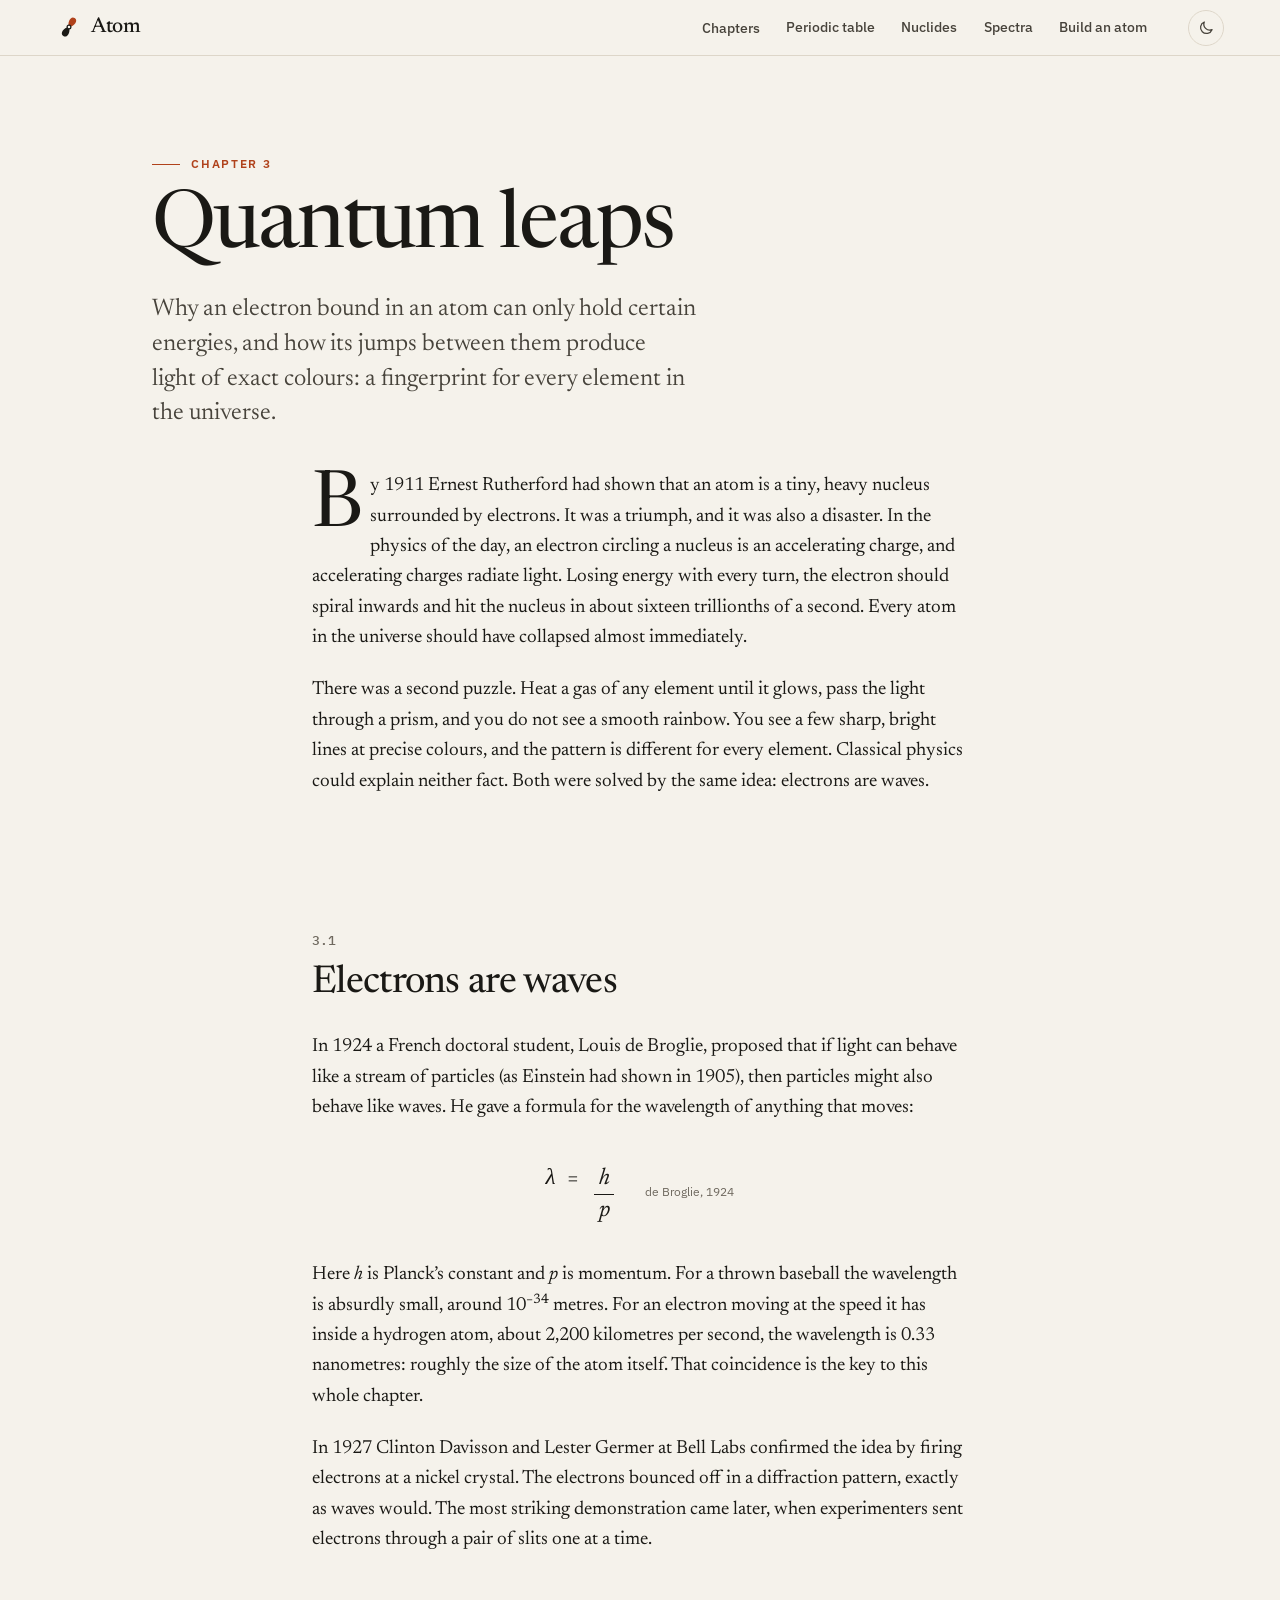
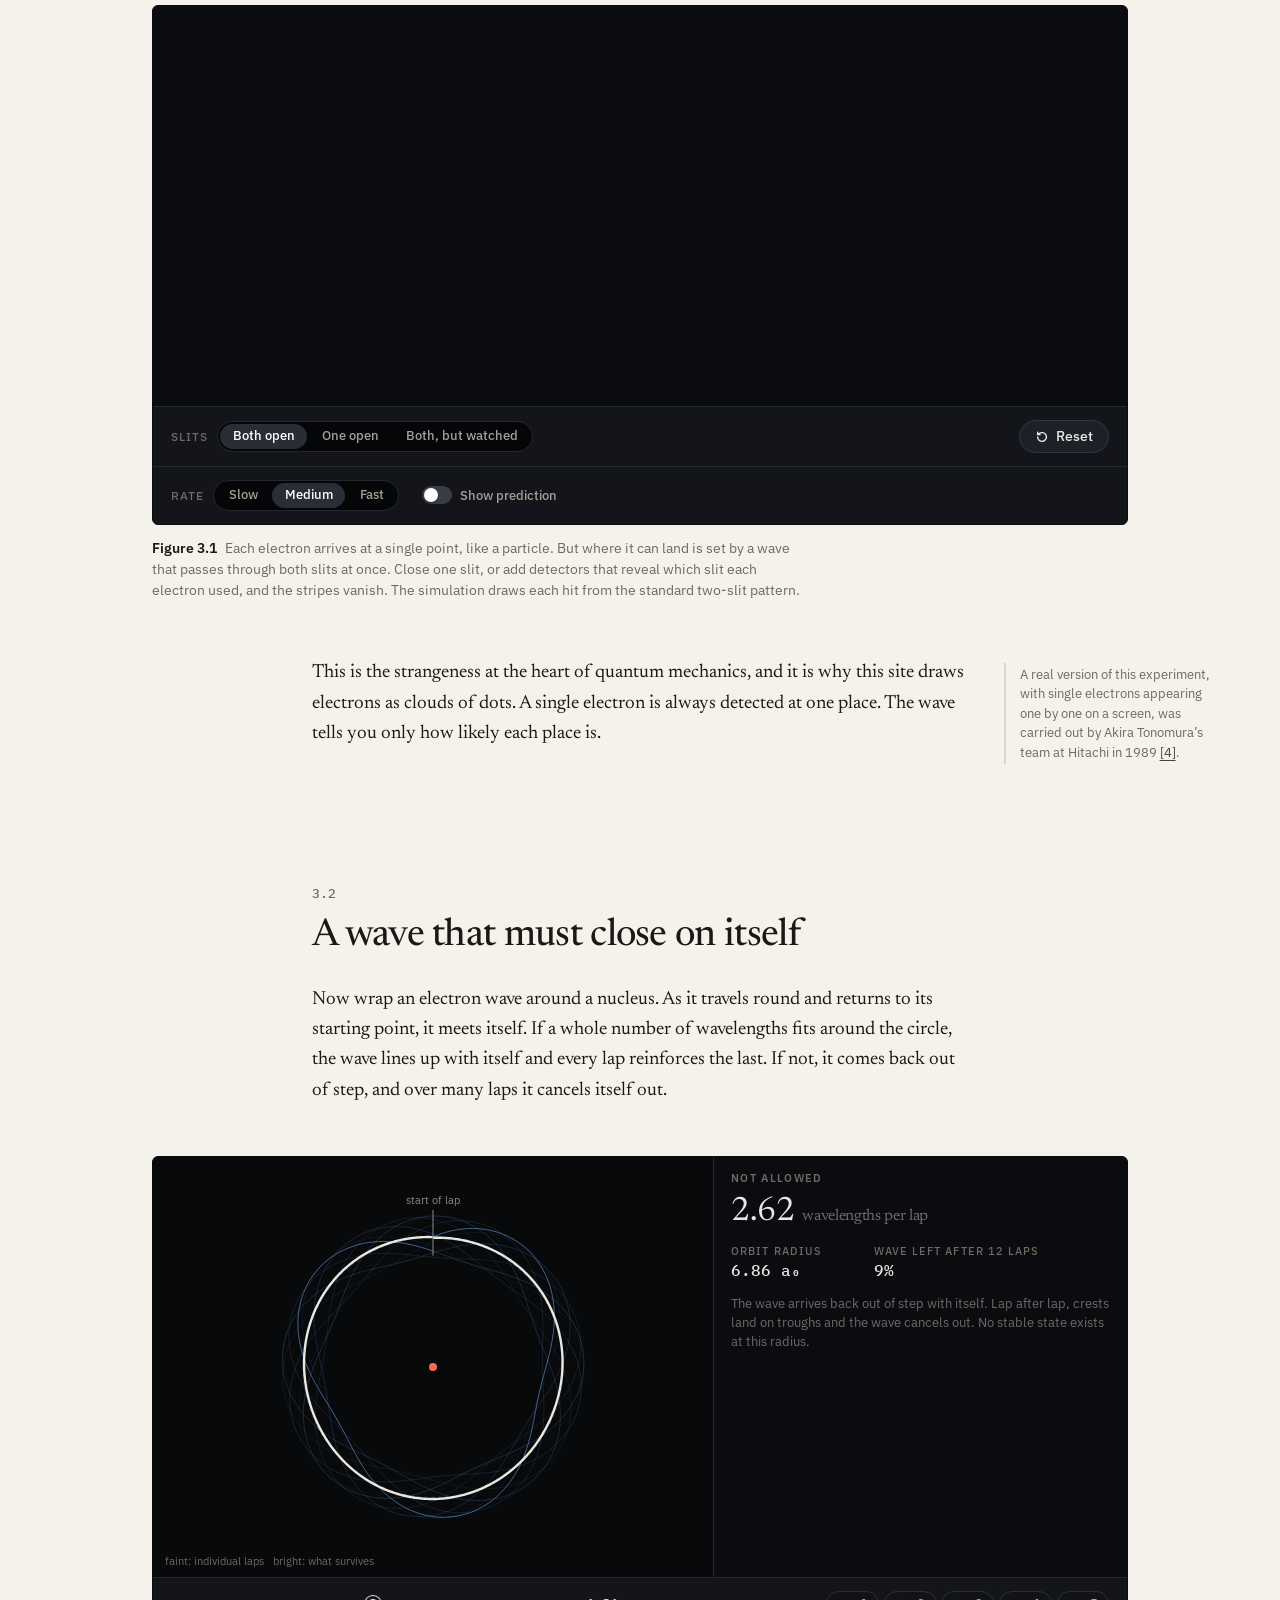
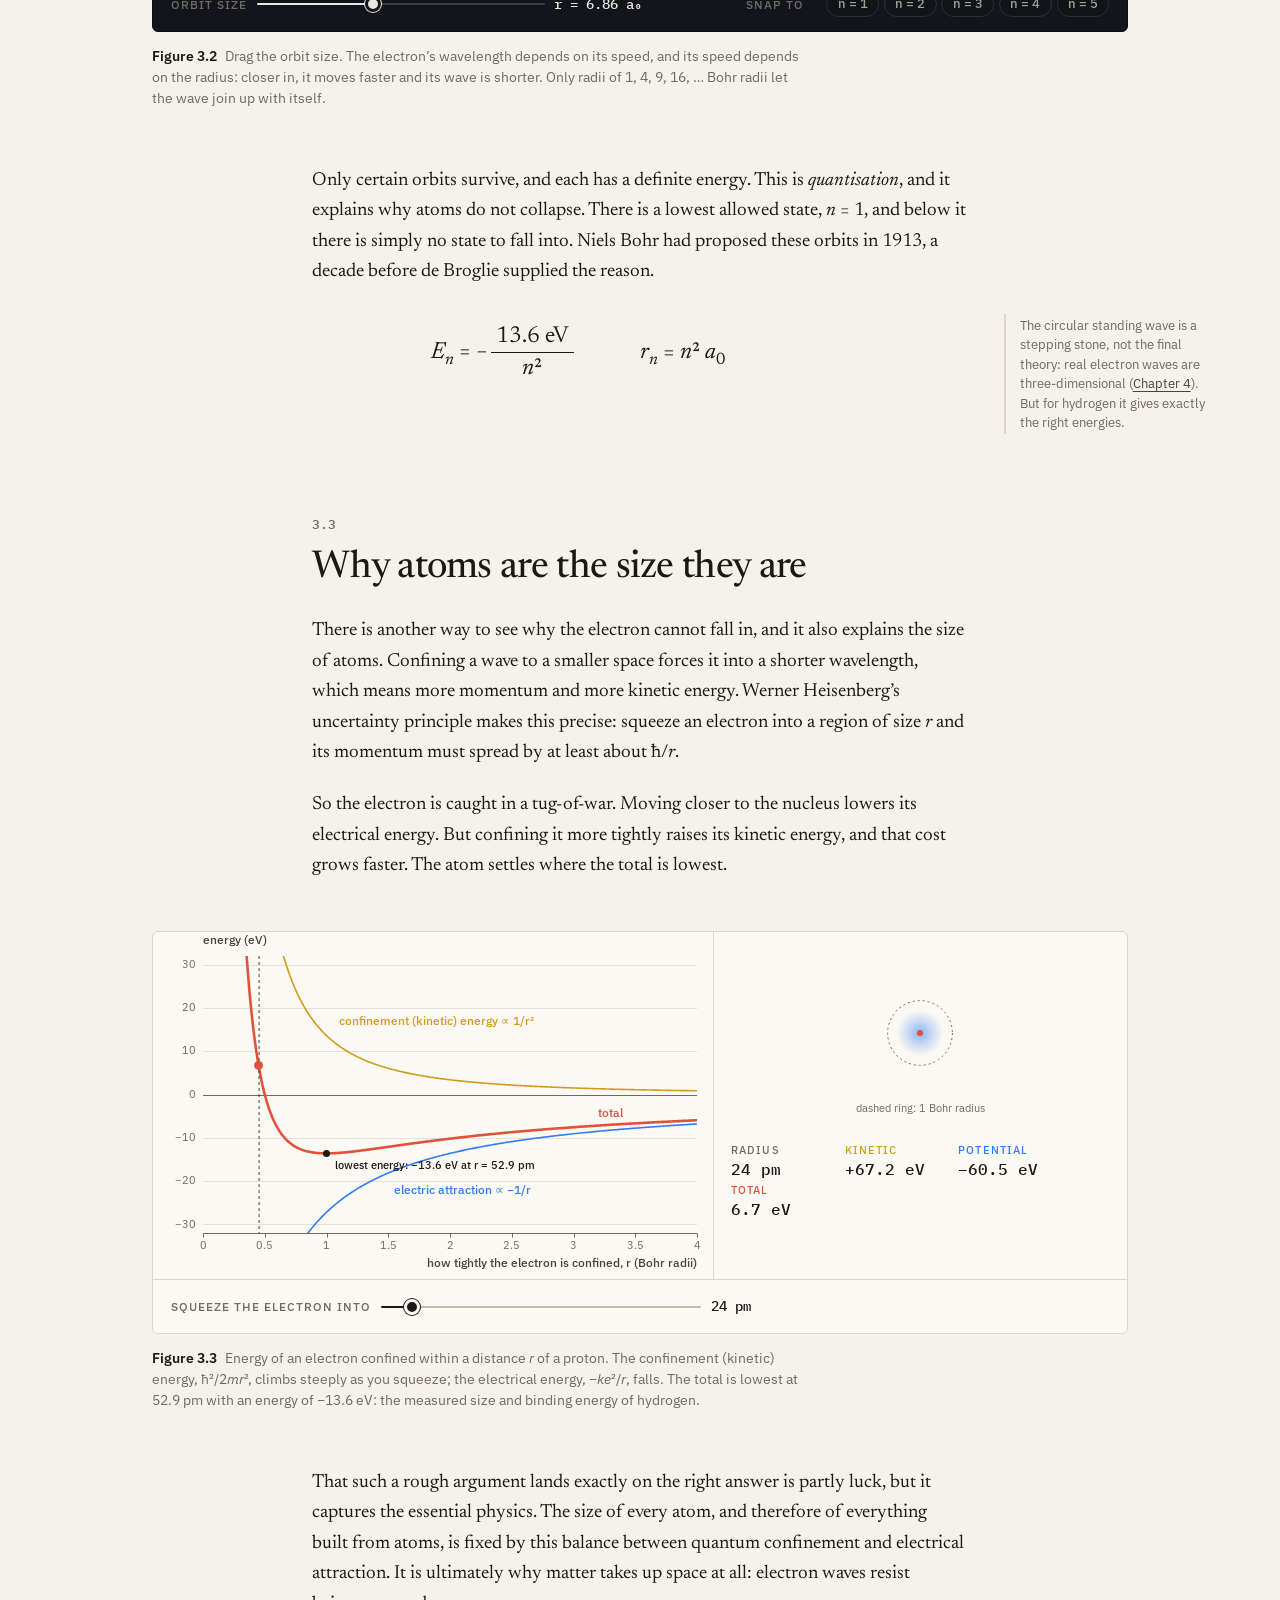
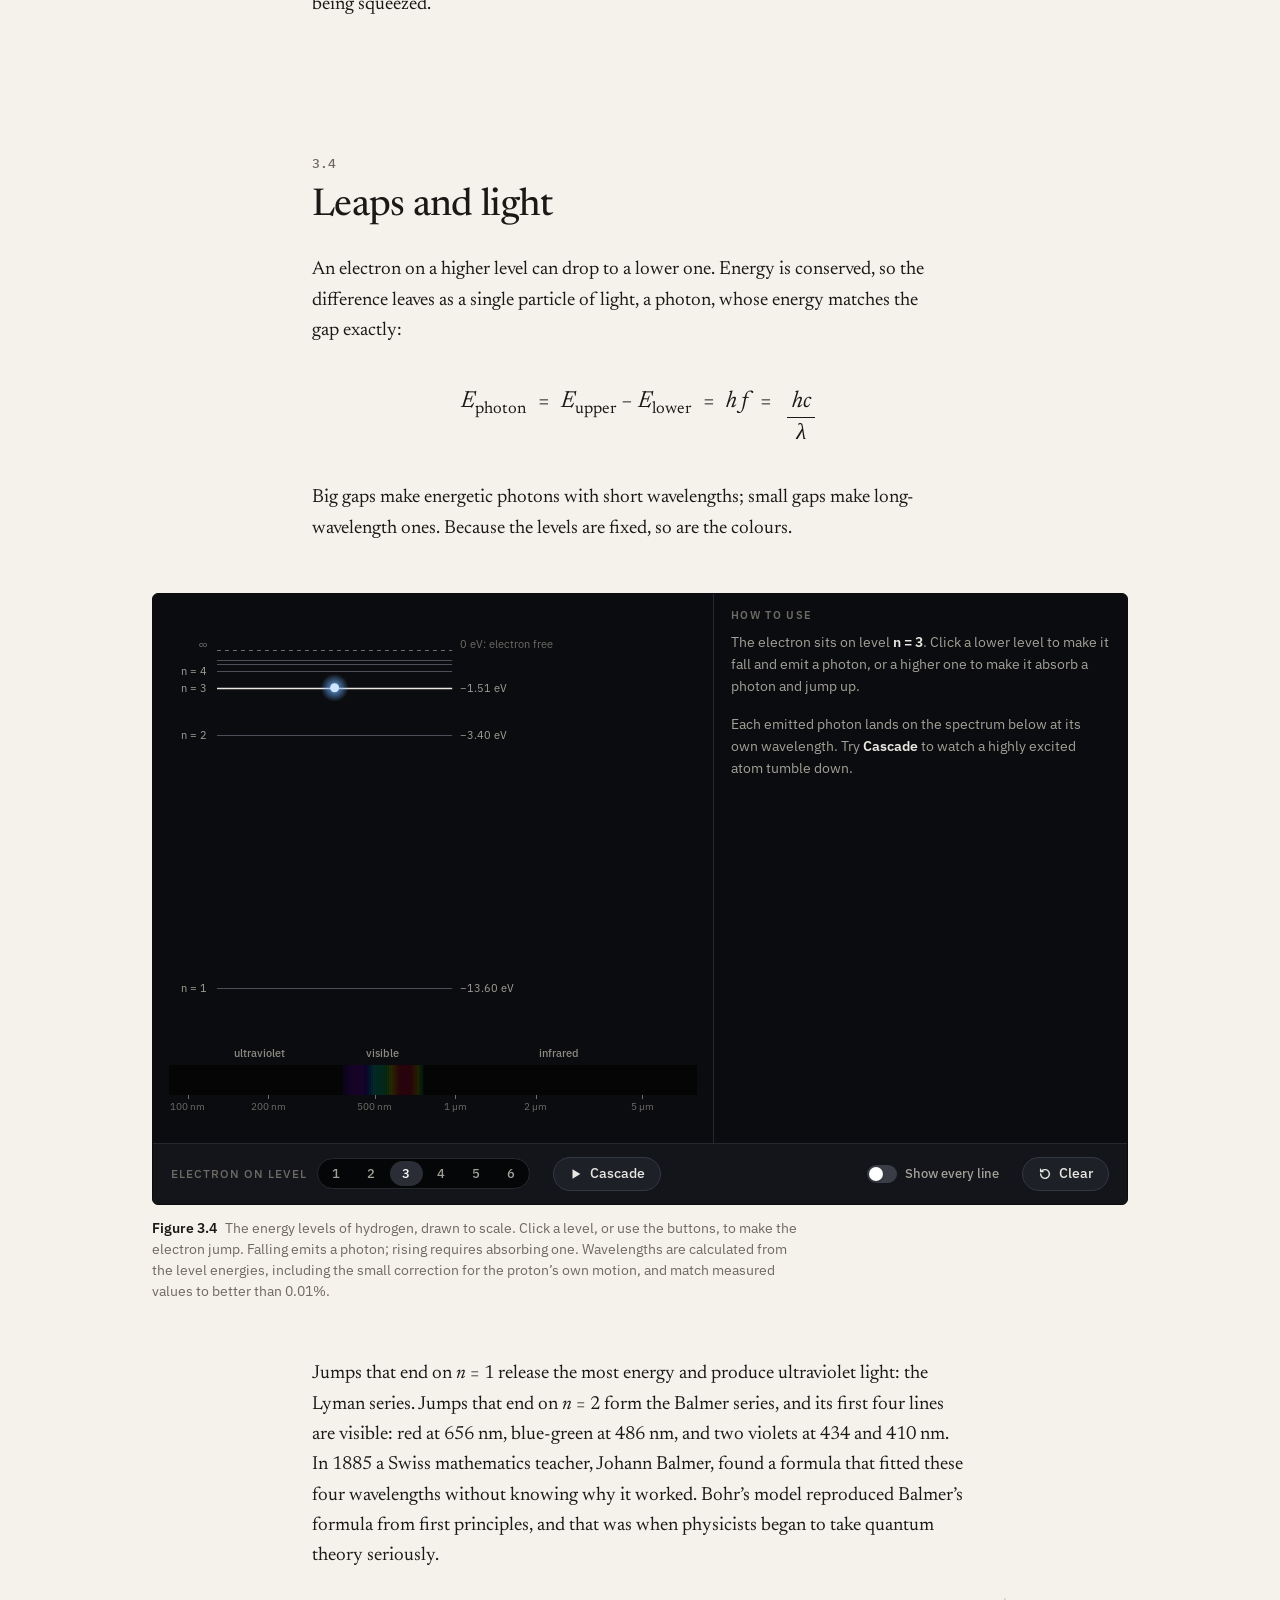
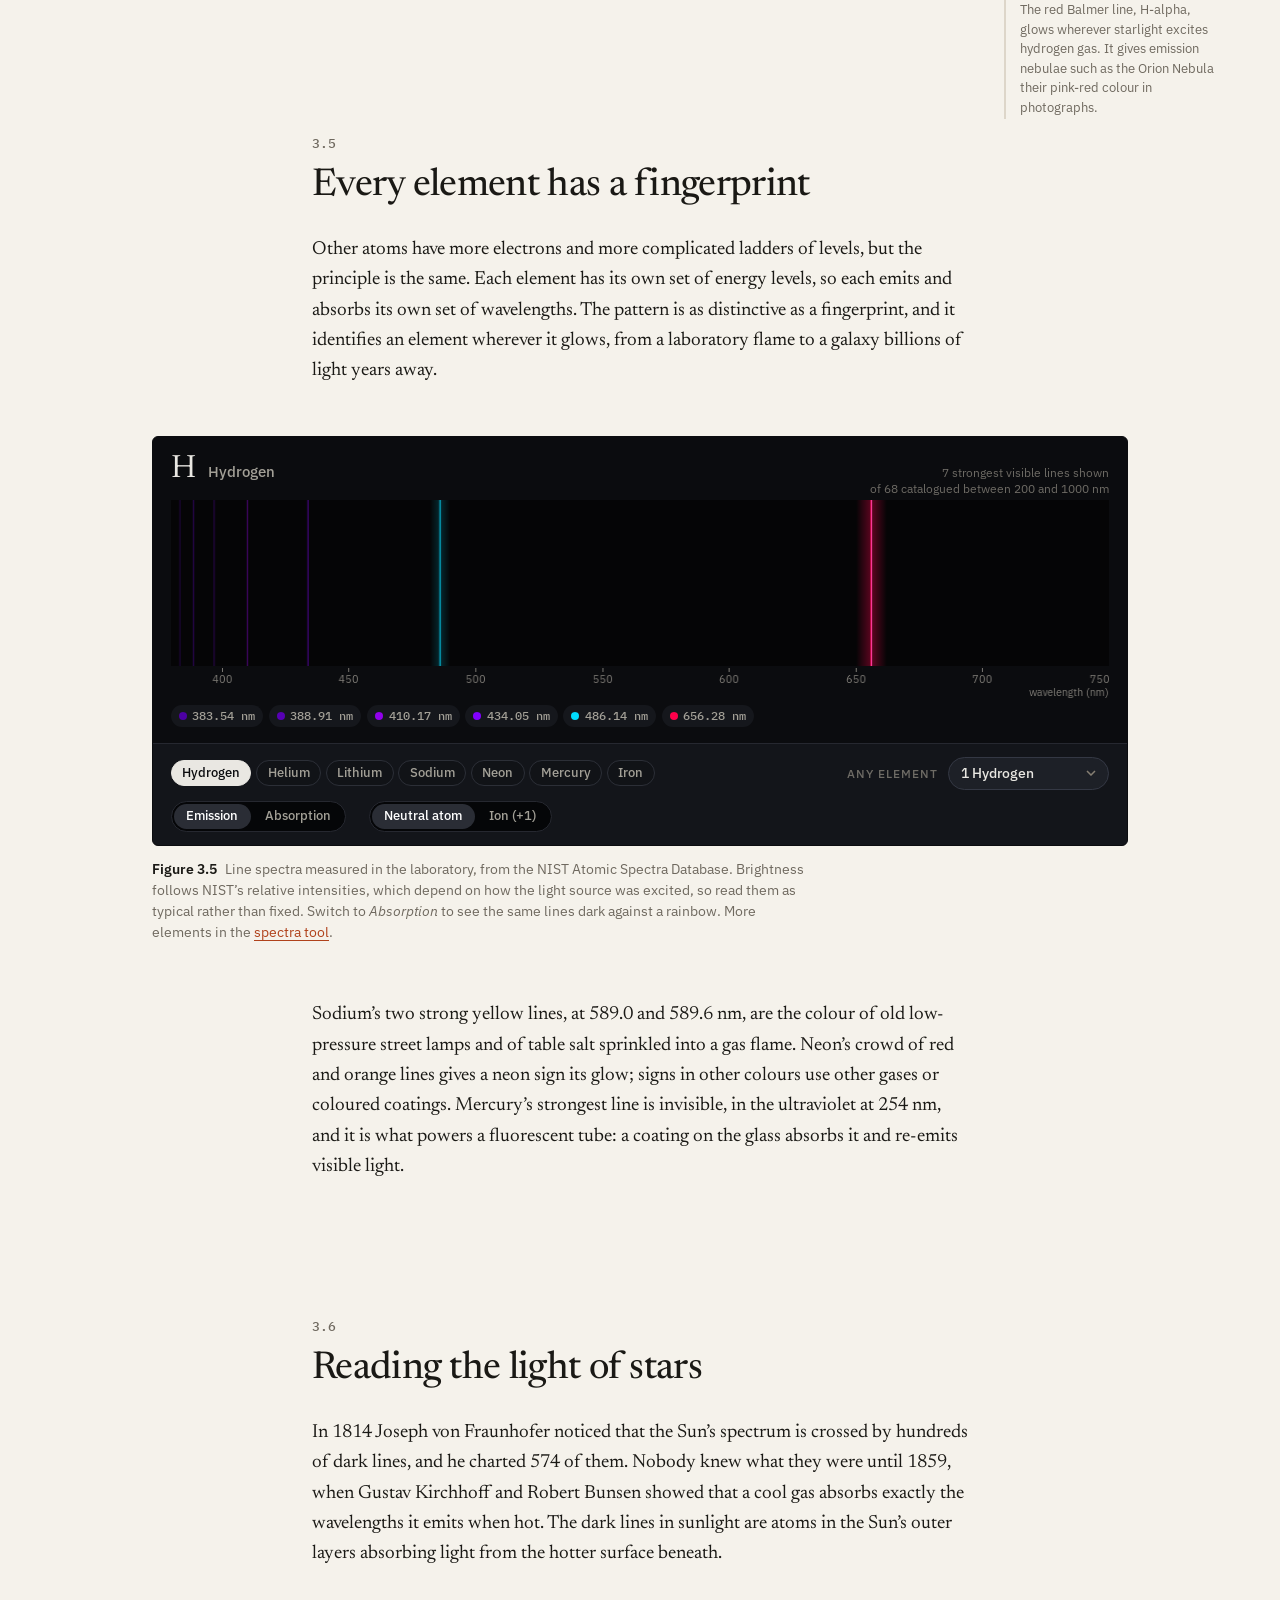
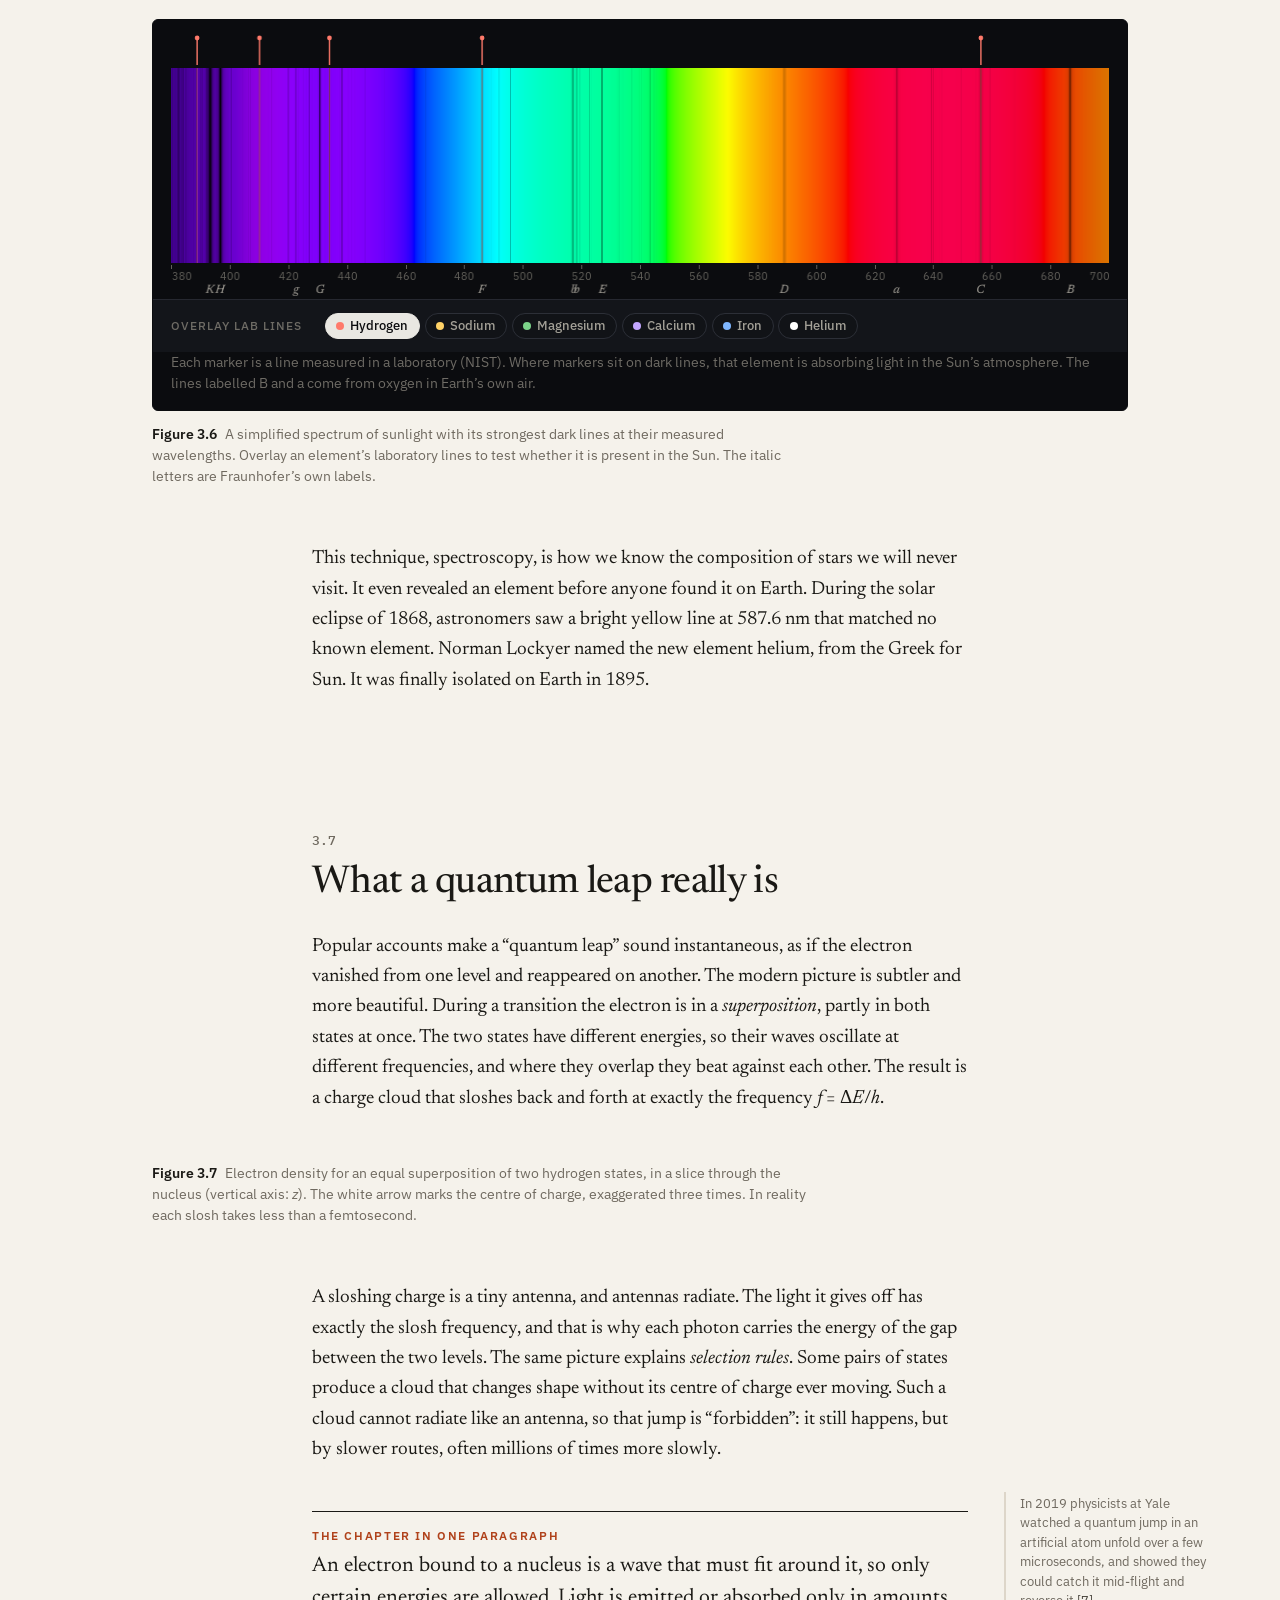
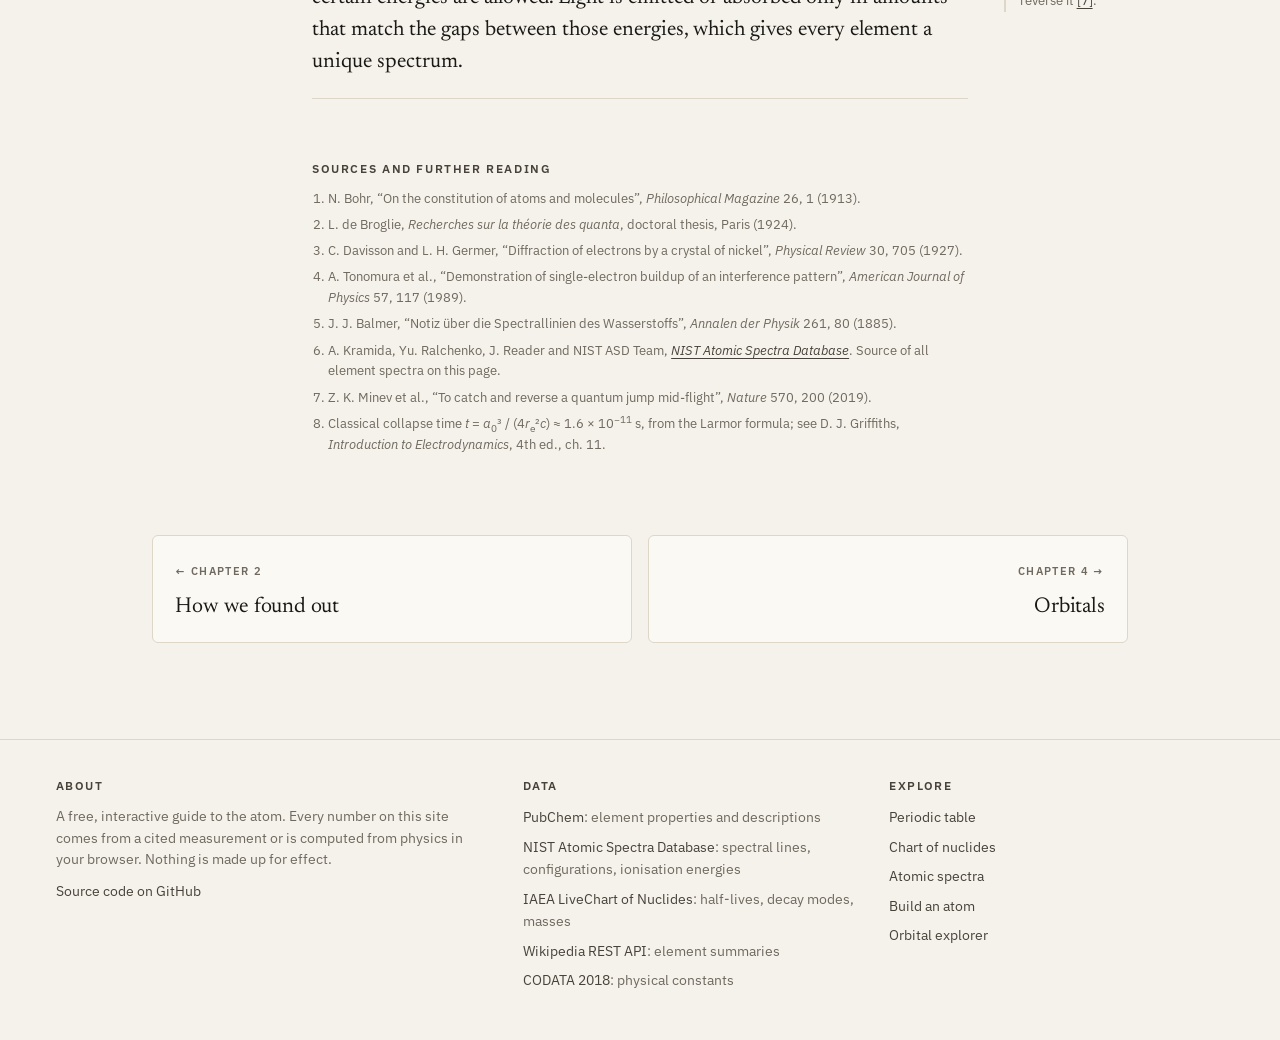
<file: quantum.html>
<!doctype html>
<html lang="en">
<head>
  <meta charset="utf-8">
  <meta name="viewport" content="width=device-width, initial-scale=1">
  <title>Quantum leaps: energy levels and atomic light · Atom</title>
  <meta name="description" content="Why electrons in atoms can only hold certain energies, how jumping between them makes light, and how spectra reveal what stars are made of. Interactive, with NIST data.">
  <meta property="og:title" content="Quantum leaps: energy levels and atomic light">
  <meta property="og:description" content="Why electrons in atoms hold only certain energies, and how that paints every element’s colours.">
  <meta property="og:image" content="https://theanomality.github.io/Atom-Anomality/assets/img/og.jpg">
  <meta property="og:image:width" content="1200">
  <meta property="og:image:height" content="630">
  <meta name="twitter:card" content="summary_large_image">
  <meta name="theme-color" content="#f5f2eb" media="(prefers-color-scheme: light)">
  <meta name="theme-color" content="#121211" media="(prefers-color-scheme: dark)">
  <link rel="icon" href="assets/img/favicon.svg" type="image/svg+xml">
  <link rel="preconnect" href="https://fonts.googleapis.com">
  <link rel="preconnect" href="https://fonts.gstatic.com" crossorigin>
  <link rel="stylesheet" href="https://fonts.googleapis.com/css2?family=IBM+Plex+Mono:wght@400;500&family=IBM+Plex+Sans:wght@400;500;600&family=Newsreader:ital,opsz,wght@0,6..72,300..700;1,6..72,300..700&display=swap">
  <link rel="stylesheet" href="assets/css/site.css">
  <link rel="stylesheet" href="assets/css/figures.css">
  <script>try{var t=localStorage.getItem('theme');if(t)document.documentElement.dataset.theme=t}catch(e){}</script>
  <script type="importmap">{"imports":{"three":"./assets/vendor/three.module.min.js","three/addons/":"./assets/vendor/addons/"}}</script>
  <script type="module" src="assets/js/site.js"></script>
</head>
<body>
<!-- header:start -->
<a class="skip-link" href="#main">Skip to content</a>
<header class="site-header">
  <div class="site-header__inner">
    <a class="wordmark" href="./" aria-label="Atom, home">
      <svg viewBox="0 0 26 26" aria-hidden="true"><g transform="rotate(32 13 13)"><path d="M13 13C8.7 9.6 8.4 2.3 13 2.3s4.3 7.3 0 10.7z" fill="var(--accent)"/><path d="M13 13c-4.3 3.4-4.6 10.7 0 10.7s4.3-7.3 0-10.7z" fill="currentColor"/></g><circle cx="13" cy="13" r="1.9" fill="var(--bg)" stroke="currentColor" stroke-width="1.2"/></svg>
      <span>Atom</span>
    </a>
    <nav class="site-nav" aria-label="Primary">
      <div class="nav-menu" data-menu>
        <button class="navlink" type="button" aria-expanded="false" aria-controls="chapters-panel">Chapters</button>
        <div class="nav-menu__panel" id="chapters-panel">
          <a href="scale.html"><span class="num">01</span><span class="t">Smaller than small</span><span class="d">How tiny atoms are, and what they are made of</span></a>
          <a href="discovery.html"><span class="num">02</span><span class="t">How we found out</span><span class="d">Two thousand years of guesses, and the experiments that settled them</span></a>
          <a href="quantum.html" aria-current="page"><span class="num">03</span><span class="t">Quantum leaps</span><span class="d">Why electrons sit on energy ladders, and how that makes light</span></a>
          <a href="orbitals.html"><span class="num">04</span><span class="t">Orbitals</span><span class="d">The true shapes of electron clouds, computed live</span></a>
          <a href="periodic.html"><span class="num">05</span><span class="t">Building the table</span><span class="d">How filling orbitals gives the periodic table its shape</span></a>
          <a href="nucleus.html"><span class="num">06</span><span class="t">The nucleus</span><span class="d">Isotopes, the strong force, radioactivity and E = mc²</span></a>
          <a href="bonding.html"><span class="num">07</span><span class="t">Atoms together</span><span class="d">Why atoms bond, and what a bond actually is</span></a>
        </div>
      </div>
      <a class="navlink" href="table.html">Periodic table</a>
      <a class="navlink navlink--wide" href="nuclides.html">Nuclides</a>
      <a class="navlink navlink--wide" href="spectra.html">Spectra</a>
      <a class="navlink navlink--wide" href="build.html">Build an atom</a>
    </nav>
    <button class="menu-button" type="button" aria-expanded="false" aria-controls="mobile-sheet">Menu</button>
    <button class="theme-toggle" type="button" aria-label="Toggle dark mode"></button>
  </div>
  <div class="progress" aria-hidden="true"></div>
</header>
<!-- header:end -->

<main id="main" data-progress>
  <header class="chapter-head">
    <p class="kicker">Chapter 3</p>
    <h1>Quantum leaps</h1>
    <p class="dek">Why an electron bound in an atom can only hold certain energies, and how its jumps between them produce light of exact colours: a fingerprint for every element in the universe.</p>
  </header>

  <article class="prose">
    <p class="lede">By 1911 Ernest Rutherford had shown that an atom is a tiny, heavy nucleus surrounded by electrons. It was a triumph, and it was also a disaster. In the physics of the day, an electron circling a nucleus is an accelerating charge, and accelerating charges radiate light. Losing energy with every turn, the electron should spiral inwards and hit the nucleus in about sixteen trillionths of a second. Every atom in the universe should have collapsed almost immediately.</p>
    <p>There was a second puzzle. Heat a gas of any element until it glows, pass the light through a prism, and you do not see a smooth rainbow. You see a few sharp, bright lines at precise colours, and the pattern is different for every element. Classical physics could explain neither fact. Both were solved by the same idea: electrons are waves.</p>

    <h2><span class="sec">3.1</span>Electrons are waves</h2>
    <p>In 1924 a French doctoral student, Louis de Broglie, proposed that if light can behave like a stream of particles (as Einstein had shown in 1905), then particles might also behave like waves. He gave a formula for the wavelength of anything that moves:</p>
    <div class="eq" aria-label="lambda equals h over p"><span><var>λ</var></span><span>=</span><span class="frac"><span><var>h</var></span><span><var>p</var></span></span><span class="label">de Broglie, 1924</span></div>
    <p>Here <var>h</var> is Planck’s constant and <var>p</var> is momentum. For a thrown baseball the wavelength is absurdly small, around 10<sup>−34</sup> metres. For an electron moving at the speed it has inside a hydrogen atom, about 2,200 kilometres per second, the wavelength is 0.33 nanometres: roughly the size of the atom itself. That coincidence is the key to this whole chapter.</p>
    <p>In 1927 Clinton Davisson and Lester Germer at Bell Labs confirmed the idea by firing electrons at a nickel crystal. The electrons bounced off in a diffraction pattern, exactly as waves would. The most striking demonstration came later, when experimenters sent electrons through a pair of slits one at a time.</p>

    <figure class="wide">
      <div class="fig" data-figure="double-slit"></div>
      <figcaption><b>Figure 3.1</b> Each electron arrives at a single point, like a particle. But where it can land is set by a wave that passes through both slits at once. Close one slit, or add detectors that reveal which slit each electron used, and the stripes vanish. The simulation draws each hit from the standard two-slit pattern.</figcaption>
    </figure>

    <aside class="note">A real version of this experiment, with single electrons appearing one by one on a screen, was carried out by Akira Tonomura’s team at Hitachi in 1989 <a href="#src-4">[4]</a>.</aside>
    <p>This is the strangeness at the heart of quantum mechanics, and it is why this site draws electrons as clouds of dots. A single electron is always detected at one place. The wave tells you only how likely each place is.</p>

    <h2><span class="sec">3.2</span>A wave that must close on itself</h2>
    <p>Now wrap an electron wave around a nucleus. As it travels round and returns to its starting point, it meets itself. If a whole number of wavelengths fits around the circle, the wave lines up with itself and every lap reinforces the last. If not, it comes back out of step, and over many laps it cancels itself out.</p>

    <figure class="wide">
      <div class="fig" data-figure="standing-wave"></div>
      <figcaption><b>Figure 3.2</b> Drag the orbit size. The electron’s wavelength depends on its speed, and its speed depends on the radius: closer in, it moves faster and its wave is shorter. Only radii of 1, 4, 9, 16, … Bohr radii let the wave join up with itself.</figcaption>
    </figure>

    <p>Only certain orbits survive, and each has a definite energy. This is <em>quantisation</em>, and it explains why atoms do not collapse. There is a lowest allowed state, <var>n</var> = 1, and below it there is simply no state to fall into. Niels Bohr had proposed these orbits in 1913, a decade before de Broglie supplied the reason.</p>
    <aside class="note">The circular standing wave is a stepping stone, not the final theory: real electron waves are three-dimensional (<a href="orbitals.html">Chapter 4</a>). But for hydrogen it gives exactly the right energies.</aside>
    <div class="eq" aria-label="E n equals minus 13.6 electronvolts over n squared; r n equals n squared a zero">
      <span><var>E<sub>n</sub></var> = −<span class="frac"><span>13.6 eV</span><span><var>n</var>²</span></span></span>
      <span style="width:2.5rem"></span>
      <span><var>r<sub>n</sub></var> = <var>n</var>² <var>a</var><sub>0</sub></span>
    </div>

    <h2><span class="sec">3.3</span>Why atoms are the size they are</h2>
    <p>There is another way to see why the electron cannot fall in, and it also explains the size of atoms. Confining a wave to a smaller space forces it into a shorter wavelength, which means more momentum and more kinetic energy. Werner Heisenberg’s uncertainty principle makes this precise: squeeze an electron into a region of size <var>r</var> and its momentum must spread by at least about ħ/<var>r</var>.</p>
    <p>So the electron is caught in a tug-of-war. Moving closer to the nucleus lowers its electrical energy. But confining it more tightly raises its kinetic energy, and that cost grows faster. The atom settles where the total is lowest.</p>

    <figure class="wide">
      <div class="fig" data-figure="atom-size"></div>
      <figcaption><b>Figure 3.3</b> Energy of an electron confined within a distance <var>r</var> of a proton. The confinement (kinetic) energy, ħ²/2<var>m</var><var>r</var>², climbs steeply as you squeeze; the electrical energy, −<var>ke</var>²/<var>r</var>, falls. The total is lowest at 52.9 pm with an energy of −13.6 eV: the measured size and binding energy of hydrogen.</figcaption>
    </figure>

    <p>That such a rough argument lands exactly on the right answer is partly luck, but it captures the essential physics. The size of every atom, and therefore of everything built from atoms, is fixed by this balance between quantum confinement and electrical attraction. It is ultimately why matter takes up space at all: electron waves resist being squeezed.</p>

    <h2><span class="sec">3.4</span>Leaps and light</h2>
    <p>An electron on a higher level can drop to a lower one. Energy is conserved, so the difference leaves as a single particle of light, a photon, whose energy matches the gap exactly:</p>
    <div class="eq" aria-label="photon energy equals E upper minus E lower equals h f equals h c over lambda">
      <span><var>E</var><sub>photon</sub></span><span>=</span><span><var>E</var><sub>upper</sub> − <var>E</var><sub>lower</sub></span><span>=</span><span><var>h f</var></span><span>=</span><span class="frac"><span><var>hc</var></span><span><var>λ</var></span></span>
    </div>
    <p>Big gaps make energetic photons with short wavelengths; small gaps make long-wavelength ones. Because the levels are fixed, so are the colours.</p>

    <figure class="wide">
      <div class="fig" data-figure="energy-levels"></div>
      <figcaption><b>Figure 3.4</b> The energy levels of hydrogen, drawn to scale. Click a level, or use the buttons, to make the electron jump. Falling emits a photon; rising requires absorbing one. Wavelengths are calculated from the level energies, including the small correction for the proton’s own motion, and match measured values to better than 0.01%.</figcaption>
    </figure>

    <p>Jumps that end on <var>n</var> = 1 release the most energy and produce ultraviolet light: the Lyman series. Jumps that end on <var>n</var> = 2 form the Balmer series, and its first four lines are visible: red at 656 nm, blue-green at 486 nm, and two violets at 434 and 410 nm. In 1885 a Swiss mathematics teacher, Johann Balmer, found a formula that fitted these four wavelengths without knowing why it worked. Bohr’s model reproduced Balmer’s formula from first principles, and that was when physicists began to take quantum theory seriously.</p>
    <aside class="note">The red Balmer line, H-alpha, glows wherever starlight excites hydrogen gas. It gives emission nebulae such as the Orion Nebula their pink-red colour in photographs.</aside>

    <h2><span class="sec">3.5</span>Every element has a fingerprint</h2>
    <p>Other atoms have more electrons and more complicated ladders of levels, but the principle is the same. Each element has its own set of energy levels, so each emits and absorbs its own set of wavelengths. The pattern is as distinctive as a fingerprint, and it identifies an element wherever it glows, from a laboratory flame to a galaxy billions of light years away.</p>

    <figure class="wide">
      <div class="fig" data-figure="element-spectrum" data-featured="H,He,Li,Na,Ne,Hg,Fe"></div>
      <figcaption><b>Figure 3.5</b> Line spectra measured in the laboratory, from the NIST Atomic Spectra Database. Brightness follows NIST’s relative intensities, which depend on how the light source was excited, so read them as typical rather than fixed. Switch to <em>Absorption</em> to see the same lines dark against a rainbow. More elements in the <a href="spectra.html">spectra tool</a>.</figcaption>
    </figure>

    <p>Sodium’s two strong yellow lines, at 589.0 and 589.6 nm, are the colour of old low-pressure street lamps and of table salt sprinkled into a gas flame. Neon’s crowd of red and orange lines gives a neon sign its glow; signs in other colours use other gases or coloured coatings. Mercury’s strongest line is invisible, in the ultraviolet at 254 nm, and it is what powers a fluorescent tube: a coating on the glass absorbs it and re-emits visible light.</p>

    <h2><span class="sec">3.6</span>Reading the light of stars</h2>
    <p>In 1814 Joseph von Fraunhofer noticed that the Sun’s spectrum is crossed by hundreds of dark lines, and he charted 574 of them. Nobody knew what they were until 1859, when Gustav Kirchhoff and Robert Bunsen showed that a cool gas absorbs exactly the wavelengths it emits when hot. The dark lines in sunlight are atoms in the Sun’s outer layers absorbing light from the hotter surface beneath.</p>

    <figure class="wide">
      <div class="fig" data-figure="solar-spectrum"></div>
      <figcaption><b>Figure 3.6</b> A simplified spectrum of sunlight with its strongest dark lines at their measured wavelengths. Overlay an element’s laboratory lines to test whether it is present in the Sun. The italic letters are Fraunhofer’s own labels.</figcaption>
    </figure>

    <p>This technique, spectroscopy, is how we know the composition of stars we will never visit. It even revealed an element before anyone found it on Earth. During the solar eclipse of 1868, astronomers saw a bright yellow line at 587.6 nm that matched no known element. Norman Lockyer named the new element helium, from the Greek for Sun. It was finally isolated on Earth in 1895.</p>

    <h2><span class="sec">3.7</span>What a quantum leap really is</h2>
    <p>Popular accounts make a “quantum leap” sound instantaneous, as if the electron vanished from one level and reappeared on another. The modern picture is subtler and more beautiful. During a transition the electron is in a <em>superposition</em>, partly in both states at once. The two states have different energies, so their waves oscillate at different frequencies, and where they overlap they beat against each other. The result is a charge cloud that sloshes back and forth at exactly the frequency <var>f</var> = Δ<var>E</var>/<var>h</var>.</p>

    <figure class="wide">
      <div class="fig" data-figure="superposition"></div>
      <figcaption><b>Figure 3.7</b> Electron density for an equal superposition of two hydrogen states, in a slice through the nucleus (vertical axis: <var>z</var>). The white arrow marks the centre of charge, exaggerated three times. In reality each slosh takes less than a femtosecond.</figcaption>
    </figure>

    <p>A sloshing charge is a tiny antenna, and antennas radiate. The light it gives off has exactly the slosh frequency, and that is why each photon carries the energy of the gap between the two levels. The same picture explains <em>selection rules</em>. Some pairs of states produce a cloud that changes shape without its centre of charge ever moving. Such a cloud cannot radiate like an antenna, so that jump is “forbidden”: it still happens, but by slower routes, often millions of times more slowly.</p>
    <aside class="note">In 2019 physicists at Yale watched a quantum jump in an artificial atom unfold over a few microseconds, and showed they could catch it mid-flight and reverse it <a href="#src-7">[7]</a>.</aside>

    <div class="keyidea">
      <span class="keyidea__label">The chapter in one paragraph</span>
      <p>An electron bound to a nucleus is a wave that must fit around it, so only certain energies are allowed. Light is emitted or absorbed only in amounts that match the gaps between those energies, which gives every element a unique spectrum.</p>
    </div>

    <section class="sources" aria-labelledby="sources-title">
      <h2 id="sources-title">Sources and further reading</h2>
      <ol>
        <li>N. Bohr, “On the constitution of atoms and molecules”, <em>Philosophical Magazine</em> 26, 1 (1913).</li>
        <li>L. de Broglie, <em>Recherches sur la théorie des quanta</em>, doctoral thesis, Paris (1924).</li>
        <li>C. Davisson and L. H. Germer, “Diffraction of electrons by a crystal of nickel”, <em>Physical Review</em> 30, 705 (1927).</li>
        <li id="src-4">A. Tonomura et al., “Demonstration of single-electron buildup of an interference pattern”, <em>American Journal of Physics</em> 57, 117 (1989).</li>
        <li>J. J. Balmer, “Notiz über die Spectrallinien des Wasserstoffs”, <em>Annalen der Physik</em> 261, 80 (1885).</li>
        <li>A. Kramida, Yu. Ralchenko, J. Reader and NIST ASD Team, <a href="https://physics.nist.gov/asd"><em>NIST Atomic Spectra Database</em></a>. Source of all element spectra on this page.</li>
        <li id="src-7">Z. K. Minev et al., “To catch and reverse a quantum jump mid-flight”, <em>Nature</em> 570, 200 (2019).</li>
        <li>Classical collapse time <var>t</var> = <var>a</var><sub>0</sub>³ / (4<var>r</var><sub>e</sub>²<var>c</var>) ≈ 1.6 × 10<sup>−11</sup> s, from the Larmor formula; see D. J. Griffiths, <em>Introduction to Electrodynamics</em>, 4th ed., ch. 11.</li>
      </ol>
    </section>
  </article>

  <nav class="chapter-nav" aria-label="Chapters">
    <a class="prev" href="discovery.html"><span class="dir">← Chapter 2</span><span class="t">How we found out</span></a>
    <a class="next" href="orbitals.html"><span class="dir">Chapter 4 →</span><span class="t">Orbitals</span></a>
  </nav>
</main>

<!-- footer:start -->
<footer class="site-footer">
  <div class="site-footer__inner">
    <div>
      <h2>About</h2>
      <p>A free, interactive guide to the atom. Every number on this site comes from a cited measurement or is computed from physics in your browser. Nothing is made up for effect.</p>
      <p><a href="https://github.com/TheAnomality/Atom-Anomality">Source code on GitHub</a></p>
    </div>
    <div>
      <h2>Data</h2>
      <ul>
        <li><a href="https://pubchem.ncbi.nlm.nih.gov/periodic-table/">PubChem</a>: element properties and descriptions</li>
        <li><a href="https://physics.nist.gov/asd">NIST Atomic Spectra Database</a>: spectral lines, configurations, ionisation energies</li>
        <li><a href="https://www-nds.iaea.org/relnsd/vcharthtml/VChartHTML.html">IAEA LiveChart of Nuclides</a>: half-lives, decay modes, masses</li>
        <li><a href="https://www.mediawiki.org/wiki/API:REST_API">Wikipedia REST API</a>: element summaries</li>
        <li><a href="https://physics.nist.gov/cuu/Constants/">CODATA 2018</a>: physical constants</li>
      </ul>
    </div>
    <div>
      <h2>Explore</h2>
      <ul>
        <li><a href="table.html">Periodic table</a></li>
        <li><a href="nuclides.html">Chart of nuclides</a></li>
        <li><a href="spectra.html">Atomic spectra</a></li>
        <li><a href="build.html">Build an atom</a></li>
        <li><a href="orbitals.html#explorer">Orbital explorer</a></li>
      </ul>
    </div>
  </div>
</footer>
<!-- footer:end -->
</body>
</html>
</file>
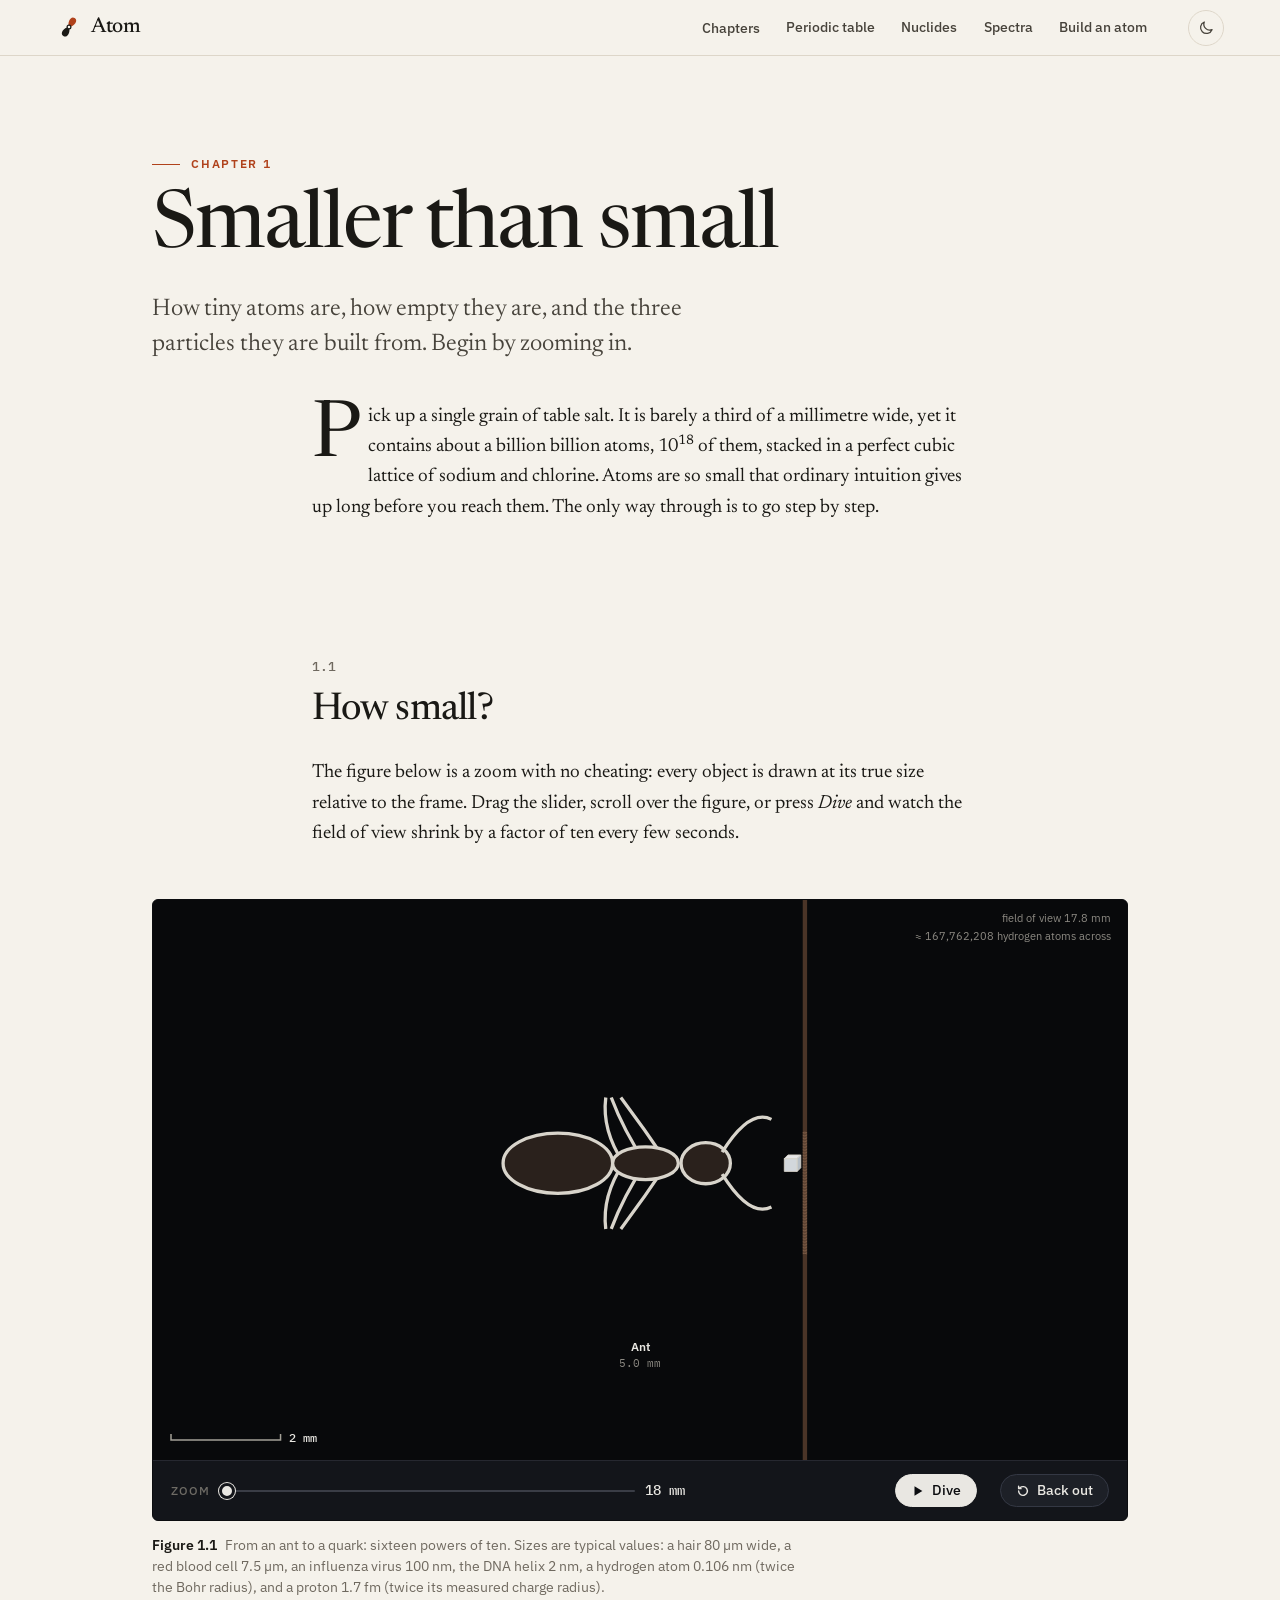
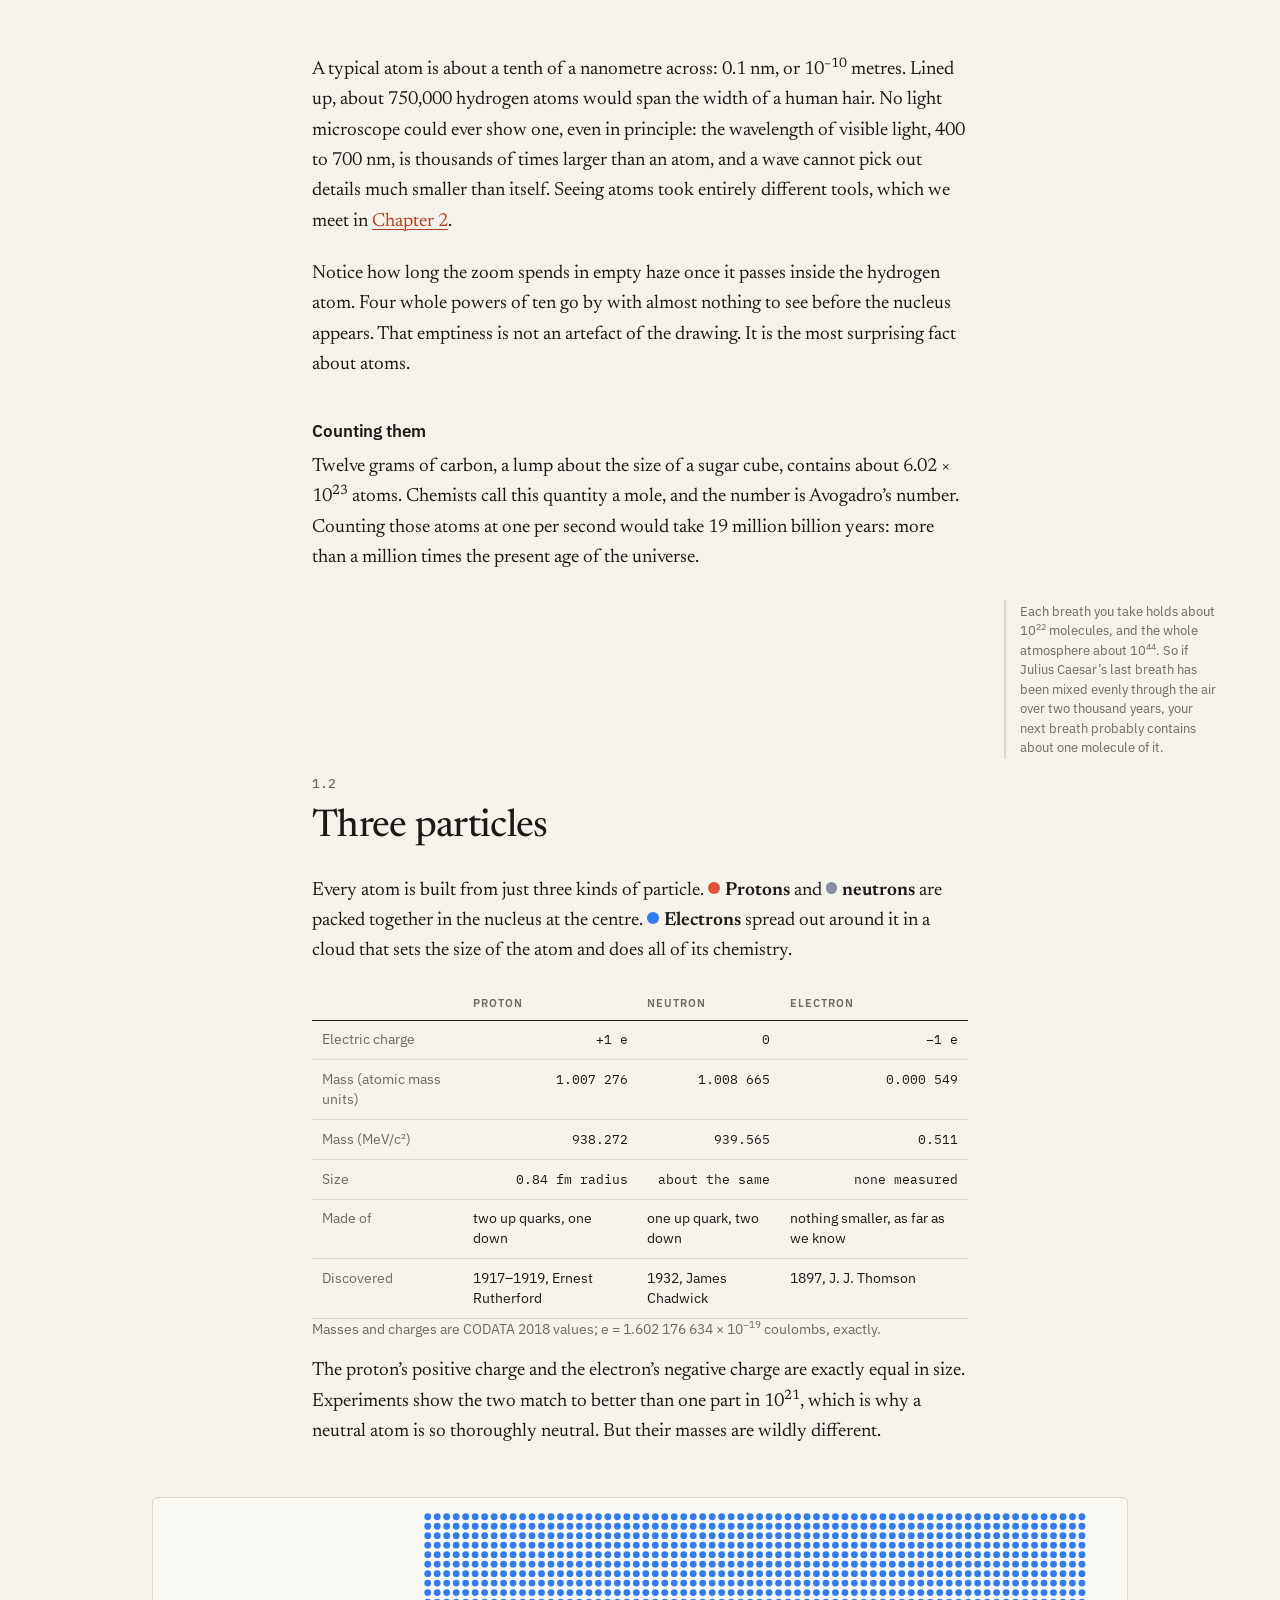
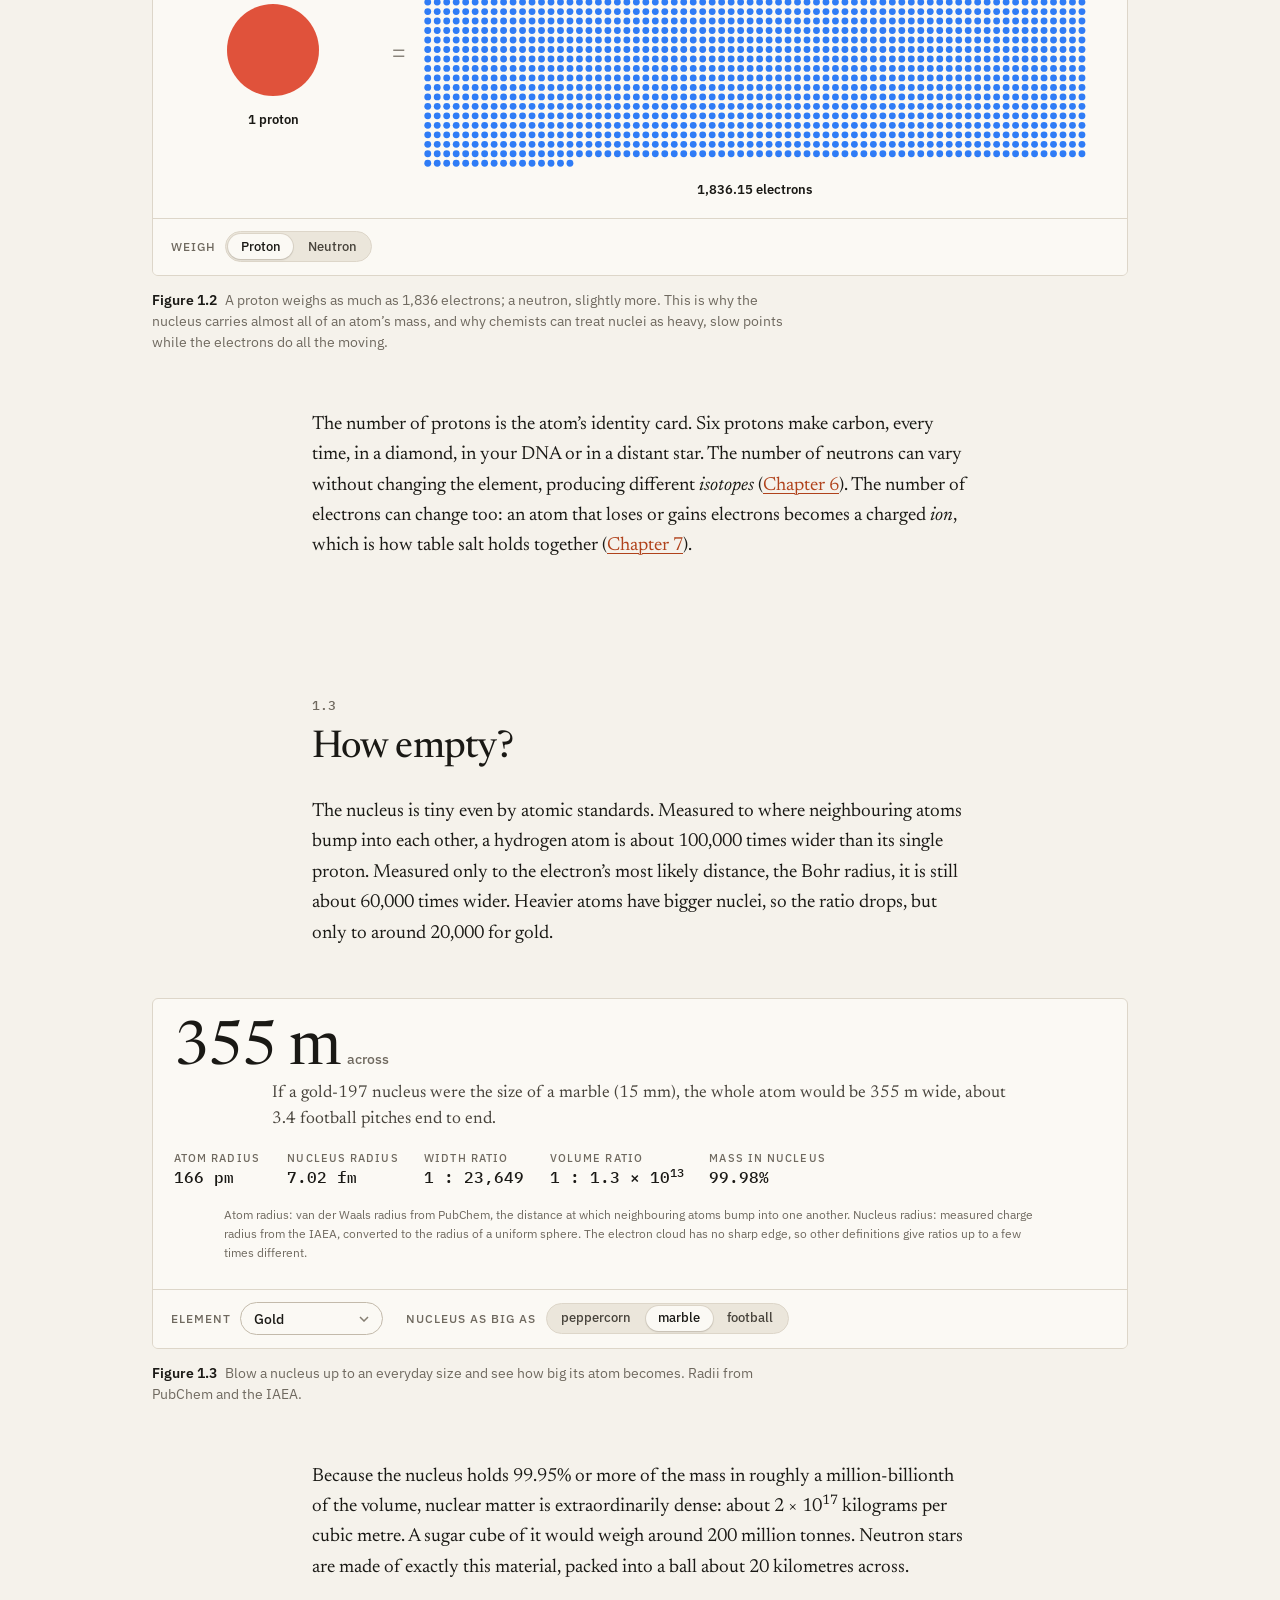
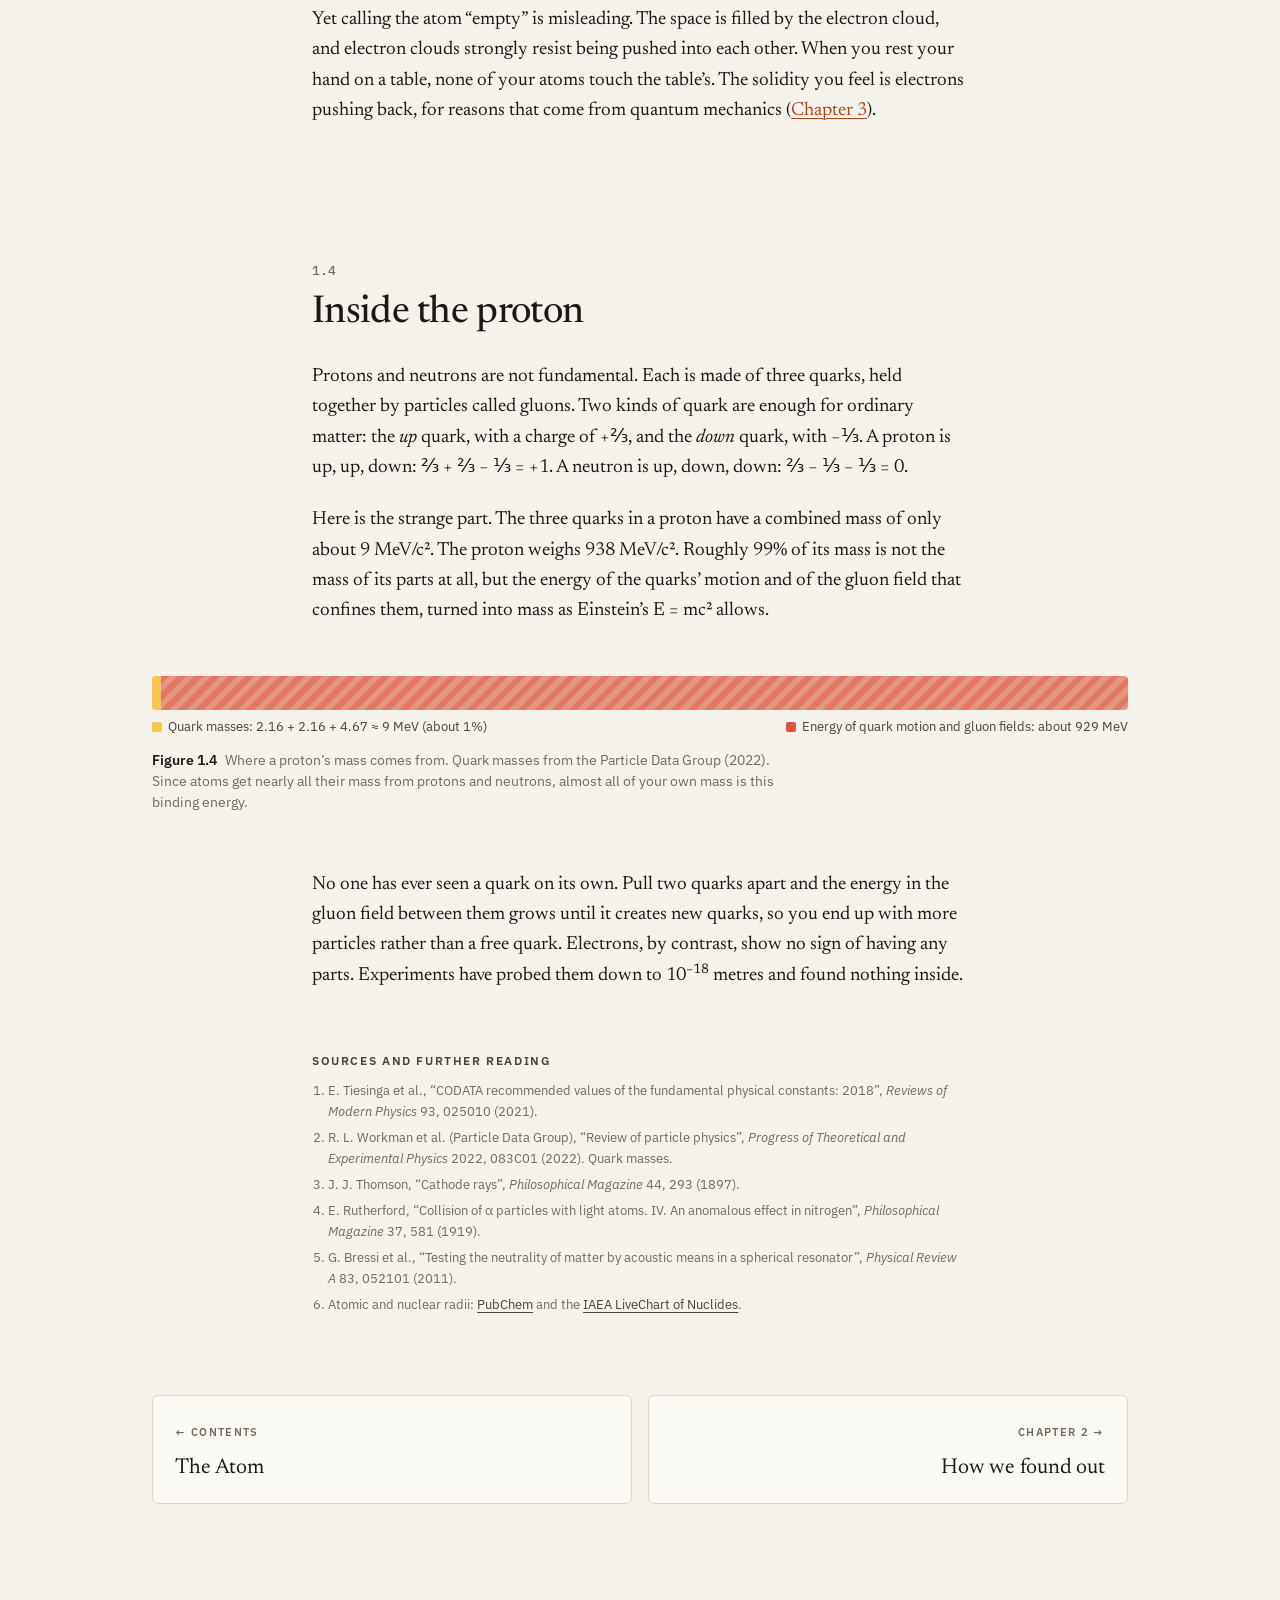
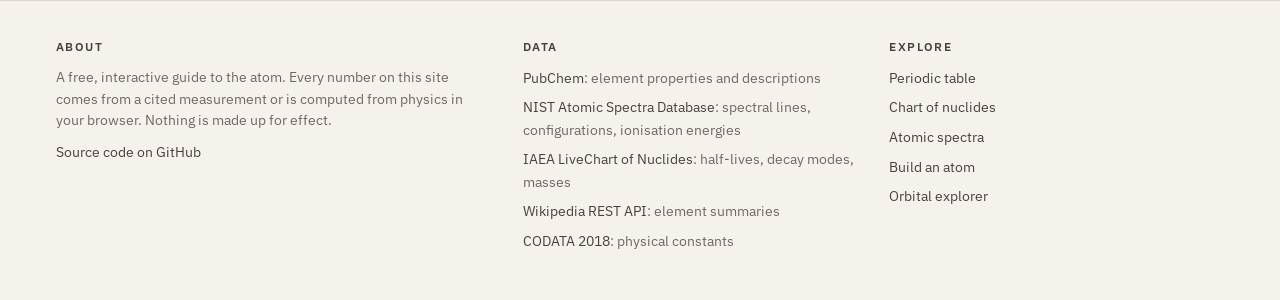
<file: scale.html>
<!doctype html>
<html lang="en">
<head>
  <meta charset="utf-8">
  <meta name="viewport" content="width=device-width, initial-scale=1">
  <title>Smaller than small: the scale and parts of an atom · Atom</title>
  <meta name="description" content="Zoom continuously from an ant to a quark. How small atoms are, how empty they are, and the protons, neutrons, electrons and quarks they are made of, with real measured values.">
  <meta property="og:title" content="Smaller than small: the scale and parts of an atom">
  <meta property="og:description" content="Zoom from an ant to a quark, every object at true scale.">
  <meta property="og:image" content="https://theanomality.github.io/Atom-Anomality/assets/img/og.jpg">
  <meta property="og:image:width" content="1200">
  <meta property="og:image:height" content="630">
  <meta name="twitter:card" content="summary_large_image">
  <meta name="theme-color" content="#f5f2eb" media="(prefers-color-scheme: light)">
  <meta name="theme-color" content="#121211" media="(prefers-color-scheme: dark)">
  <link rel="icon" href="assets/img/favicon.svg" type="image/svg+xml">
  <link rel="preconnect" href="https://fonts.googleapis.com">
  <link rel="preconnect" href="https://fonts.gstatic.com" crossorigin>
  <link rel="stylesheet" href="https://fonts.googleapis.com/css2?family=IBM+Plex+Mono:wght@400;500&family=IBM+Plex+Sans:wght@400;500;600&family=Newsreader:ital,opsz,wght@0,6..72,300..700;1,6..72,300..700&display=swap">
  <link rel="stylesheet" href="assets/css/site.css">
  <link rel="stylesheet" href="assets/css/figures.css">
  <script>try{var t=localStorage.getItem('theme');if(t)document.documentElement.dataset.theme=t}catch(e){}</script>
  <script type="importmap">{"imports":{"three":"./assets/vendor/three.module.min.js","three/addons/":"./assets/vendor/addons/"}}</script>
  <script type="module" src="assets/js/site.js"></script>
</head>
<body>
<!-- header:start -->
<a class="skip-link" href="#main">Skip to content</a>
<header class="site-header">
  <div class="site-header__inner">
    <a class="wordmark" href="./" aria-label="Atom, home">
      <svg viewBox="0 0 26 26" aria-hidden="true"><g transform="rotate(32 13 13)"><path d="M13 13C8.7 9.6 8.4 2.3 13 2.3s4.3 7.3 0 10.7z" fill="var(--accent)"/><path d="M13 13c-4.3 3.4-4.6 10.7 0 10.7s4.3-7.3 0-10.7z" fill="currentColor"/></g><circle cx="13" cy="13" r="1.9" fill="var(--bg)" stroke="currentColor" stroke-width="1.2"/></svg>
      <span>Atom</span>
    </a>
    <nav class="site-nav" aria-label="Primary">
      <div class="nav-menu" data-menu>
        <button class="navlink" type="button" aria-expanded="false" aria-controls="chapters-panel">Chapters</button>
        <div class="nav-menu__panel" id="chapters-panel">
          <a href="scale.html" aria-current="page"><span class="num">01</span><span class="t">Smaller than small</span><span class="d">How tiny atoms are, and what they are made of</span></a>
          <a href="discovery.html"><span class="num">02</span><span class="t">How we found out</span><span class="d">Two thousand years of guesses, and the experiments that settled them</span></a>
          <a href="quantum.html"><span class="num">03</span><span class="t">Quantum leaps</span><span class="d">Why electrons sit on energy ladders, and how that makes light</span></a>
          <a href="orbitals.html"><span class="num">04</span><span class="t">Orbitals</span><span class="d">The true shapes of electron clouds, computed live</span></a>
          <a href="periodic.html"><span class="num">05</span><span class="t">Building the table</span><span class="d">How filling orbitals gives the periodic table its shape</span></a>
          <a href="nucleus.html"><span class="num">06</span><span class="t">The nucleus</span><span class="d">Isotopes, the strong force, radioactivity and E = mc²</span></a>
          <a href="bonding.html"><span class="num">07</span><span class="t">Atoms together</span><span class="d">Why atoms bond, and what a bond actually is</span></a>
        </div>
      </div>
      <a class="navlink" href="table.html">Periodic table</a>
      <a class="navlink navlink--wide" href="nuclides.html">Nuclides</a>
      <a class="navlink navlink--wide" href="spectra.html">Spectra</a>
      <a class="navlink navlink--wide" href="build.html">Build an atom</a>
    </nav>
    <button class="menu-button" type="button" aria-expanded="false" aria-controls="mobile-sheet">Menu</button>
    <button class="theme-toggle" type="button" aria-label="Toggle dark mode"></button>
  </div>
  <div class="progress" aria-hidden="true"></div>
</header>
<!-- header:end -->

<main id="main" data-progress>
  <header class="chapter-head">
    <p class="kicker">Chapter 1</p>
    <h1>Smaller than small</h1>
    <p class="dek">How tiny atoms are, how empty they are, and the three particles they are built from. Begin by zooming in.</p>
  </header>

  <article class="prose">
    <p class="lede">Pick up a single grain of table salt. It is barely a third of a millimetre wide, yet it contains about a billion billion atoms, 10<sup>18</sup> of them, stacked in a perfect cubic lattice of sodium and chlorine. Atoms are so small that ordinary intuition gives up long before you reach them. The only way through is to go step by step.</p>

    <h2><span class="sec">1.1</span>How small?</h2>
    <p>The figure below is a zoom with no cheating: every object is drawn at its true size relative to the frame. Drag the slider, scroll over the figure, or press <em>Dive</em> and watch the field of view shrink by a factor of ten every few seconds.</p>

    <figure class="wide">
      <div class="fig" data-figure="scale-zoom"></div>
      <figcaption><b>Figure 1.1</b> From an ant to a quark: sixteen powers of ten. Sizes are typical values: a hair 80 µm wide, a red blood cell 7.5 µm, an influenza virus 100 nm, the DNA helix 2 nm, a hydrogen atom 0.106 nm (twice the Bohr radius), and a proton 1.7 fm (twice its measured charge radius).</figcaption>
    </figure>

    <p>A typical atom is about a tenth of a nanometre across: 0.1 nm, or 10<sup>−10</sup> metres. Lined up, about 750,000 hydrogen atoms would span the width of a human hair. No light microscope could ever show one, even in principle: the wavelength of visible light, 400 to 700 nm, is thousands of times larger than an atom, and a wave cannot pick out details much smaller than itself. Seeing atoms took entirely different tools, which we meet in <a href="discovery.html">Chapter 2</a>.</p>
    <p>Notice how long the zoom spends in empty haze once it passes inside the hydrogen atom. Four whole powers of ten go by with almost nothing to see before the nucleus appears. That emptiness is not an artefact of the drawing. It is the most surprising fact about atoms.</p>

    <h3>Counting them</h3>
    <p>Twelve grams of carbon, a lump about the size of a sugar cube, contains about 6.02 × 10<sup>23</sup> atoms. Chemists call this quantity a mole, and the number is Avogadro’s number. Counting those atoms at one per second would take 19 million billion years: more than a million times the present age of the universe.</p>
    <aside class="note">Each breath you take holds about 10<sup>22</sup> molecules, and the whole atmosphere about 10<sup>44</sup>. So if Julius Caesar’s last breath has been mixed evenly through the air over two thousand years, your next breath probably contains about one molecule of it.</aside>

    <h2 id="parts"><span class="sec">1.2</span>Three particles</h2>
    <p>Every atom is built from just three kinds of particle. <span class="dot dot--p"></span><strong>Protons</strong> and <span class="dot dot--n"></span><strong>neutrons</strong> are packed together in the nucleus at the centre. <span class="dot dot--e"></span><strong>Electrons</strong> spread out around it in a cloud that sets the size of the atom and does all of its chemistry.</p>

    <div class="table-scroll">
      <table class="datatable ptab">
        <thead><tr><th></th><th>Proton</th><th>Neutron</th><th>Electron</th></tr></thead>
        <tbody>
          <tr><td>Electric charge</td><td class="n">+1 e</td><td class="n">0</td><td class="n">−1 e</td></tr>
          <tr><td>Mass (atomic mass units)</td><td class="n">1.007 276</td><td class="n">1.008 665</td><td class="n">0.000 549</td></tr>
          <tr><td>Mass (MeV/c²)</td><td class="n">938.272</td><td class="n">939.565</td><td class="n">0.511</td></tr>
          <tr><td>Size</td><td class="n">0.84 fm radius</td><td class="n">about the same</td><td class="n">none measured</td></tr>
          <tr><td>Made of</td><td>two up quarks, one down</td><td>one up quark, two down</td><td>nothing smaller, as far as we know</td></tr>
          <tr><td>Discovered</td><td>1917–1919, Ernest Rutherford</td><td>1932, James Chadwick</td><td>1897, J. J. Thomson</td></tr>
        </tbody>
      </table>
    </div>
    <p class="caption">Masses and charges are CODATA 2018 values; e = 1.602 176 634 × 10<sup>−19</sup> coulombs, exactly.</p>

    <p>The proton’s positive charge and the electron’s negative charge are exactly equal in size. Experiments show the two match to better than one part in 10<sup>21</sup>, which is why a neutral atom is so thoroughly neutral. But their masses are wildly different.</p>

    <figure class="wide">
      <div class="fig" data-figure="mass-ratio"></div>
      <figcaption><b>Figure 1.2</b> A proton weighs as much as 1,836 electrons; a neutron, slightly more. This is why the nucleus carries almost all of an atom’s mass, and why chemists can treat nuclei as heavy, slow points while the electrons do all the moving.</figcaption>
    </figure>

    <p>The number of protons is the atom’s identity card. Six protons make carbon, every time, in a diamond, in your DNA or in a distant star. The number of neutrons can vary without changing the element, producing different <em>isotopes</em> (<a href="nucleus.html">Chapter 6</a>). The number of electrons can change too: an atom that loses or gains electrons becomes a charged <em>ion</em>, which is how table salt holds together (<a href="bonding.html">Chapter 7</a>).</p>

    <h2 id="empty"><span class="sec">1.3</span>How empty?</h2>
    <p>The nucleus is tiny even by atomic standards. Measured to where neighbouring atoms bump into each other, a hydrogen atom is about 100,000 times wider than its single proton. Measured only to the electron’s most likely distance, the Bohr radius, it is still about 60,000 times wider. Heavier atoms have bigger nuclei, so the ratio drops, but only to around 20,000 for gold.</p>

    <figure class="wide">
      <div class="fig" data-figure="empty-space"></div>
      <figcaption><b>Figure 1.3</b> Blow a nucleus up to an everyday size and see how big its atom becomes. Radii from PubChem and the IAEA.</figcaption>
    </figure>

    <p>Because the nucleus holds 99.95% or more of the mass in roughly a million-billionth of the volume, nuclear matter is extraordinarily dense: about 2 × 10<sup>17</sup> kilograms per cubic metre. A sugar cube of it would weigh around 200 million tonnes. Neutron stars are made of exactly this material, packed into a ball about 20 kilometres across.</p>
    <p>Yet calling the atom “empty” is misleading. The space is filled by the electron cloud, and electron clouds strongly resist being pushed into each other. When you rest your hand on a table, none of your atoms touch the table’s. The solidity you feel is electrons pushing back, for reasons that come from quantum mechanics (<a href="quantum.html">Chapter 3</a>).</p>

    <h2 id="quarks"><span class="sec">1.4</span>Inside the proton</h2>
    <p>Protons and neutrons are not fundamental. Each is made of three quarks, held together by particles called gluons. Two kinds of quark are enough for ordinary matter: the <em>up</em> quark, with a charge of +⅔, and the <em>down</em> quark, with −⅓. A proton is up, up, down: ⅔ + ⅔ − ⅓ = +1. A neutron is up, down, down: ⅔ − ⅓ − ⅓ = 0.</p>
    <p>Here is the strange part. The three quarks in a proton have a combined mass of only about 9 MeV/c². The proton weighs 938 MeV/c². Roughly 99% of its mass is not the mass of its parts at all, but the energy of the quarks’ motion and of the gluon field that confines them, turned into mass as Einstein’s E = mc² allows.</p>

    <figure class="wide">
      <div class="massbar" role="img" aria-label="Bar showing the proton's 938 MeV mass, of which the three quarks' masses are about 9 MeV, roughly one percent.">
        <div class="massbar__track"><div class="massbar__q" style="width:0.96%"></div><div class="massbar__g"></div></div>
        <div class="massbar__legend"><span><i style="background:#f2c94c"></i>Quark masses: 2.16 + 2.16 + 4.67 ≈ 9 MeV (about 1%)</span><span><i style="background:var(--proton)"></i>Energy of quark motion and gluon fields: about 929 MeV</span></div>
      </div>
      <figcaption><b>Figure 1.4</b> Where a proton’s mass comes from. Quark masses from the Particle Data Group (2022). Since atoms get nearly all their mass from protons and neutrons, almost all of your own mass is this binding energy.</figcaption>
    </figure>

    <p>No one has ever seen a quark on its own. Pull two quarks apart and the energy in the gluon field between them grows until it creates new quarks, so you end up with more particles rather than a free quark. Electrons, by contrast, show no sign of having any parts. Experiments have probed them down to 10<sup>−18</sup> metres and found nothing inside.</p>

    <section class="sources" aria-labelledby="sources-title">
      <h2 id="sources-title">Sources and further reading</h2>
      <ol>
        <li>E. Tiesinga et al., “CODATA recommended values of the fundamental physical constants: 2018”, <em>Reviews of Modern Physics</em> 93, 025010 (2021).</li>
        <li>R. L. Workman et al. (Particle Data Group), “Review of particle physics”, <em>Progress of Theoretical and Experimental Physics</em> 2022, 083C01 (2022). Quark masses.</li>
        <li>J. J. Thomson, “Cathode rays”, <em>Philosophical Magazine</em> 44, 293 (1897).</li>
        <li>E. Rutherford, “Collision of α particles with light atoms. IV. An anomalous effect in nitrogen”, <em>Philosophical Magazine</em> 37, 581 (1919).</li>
        <li>G. Bressi et al., “Testing the neutrality of matter by acoustic means in a spherical resonator”, <em>Physical Review A</em> 83, 052101 (2011).</li>
        <li>Atomic and nuclear radii: <a href="https://pubchem.ncbi.nlm.nih.gov/periodic-table/">PubChem</a> and the <a href="https://www-nds.iaea.org/relnsd/vcharthtml/VChartHTML.html">IAEA LiveChart of Nuclides</a>.</li>
      </ol>
    </section>
  </article>

  <nav class="chapter-nav" aria-label="Chapters">
    <a class="prev" href="./"><span class="dir">← Contents</span><span class="t">The Atom</span></a>
    <a class="next" href="discovery.html"><span class="dir">Chapter 2 →</span><span class="t">How we found out</span></a>
  </nav>
</main>

<!-- footer:start -->
<footer class="site-footer">
  <div class="site-footer__inner">
    <div>
      <h2>About</h2>
      <p>A free, interactive guide to the atom. Every number on this site comes from a cited measurement or is computed from physics in your browser. Nothing is made up for effect.</p>
      <p><a href="https://github.com/TheAnomality/Atom-Anomality">Source code on GitHub</a></p>
    </div>
    <div>
      <h2>Data</h2>
      <ul>
        <li><a href="https://pubchem.ncbi.nlm.nih.gov/periodic-table/">PubChem</a>: element properties and descriptions</li>
        <li><a href="https://physics.nist.gov/asd">NIST Atomic Spectra Database</a>: spectral lines, configurations, ionisation energies</li>
        <li><a href="https://www-nds.iaea.org/relnsd/vcharthtml/VChartHTML.html">IAEA LiveChart of Nuclides</a>: half-lives, decay modes, masses</li>
        <li><a href="https://www.mediawiki.org/wiki/API:REST_API">Wikipedia REST API</a>: element summaries</li>
        <li><a href="https://physics.nist.gov/cuu/Constants/">CODATA 2018</a>: physical constants</li>
      </ul>
    </div>
    <div>
      <h2>Explore</h2>
      <ul>
        <li><a href="table.html">Periodic table</a></li>
        <li><a href="nuclides.html">Chart of nuclides</a></li>
        <li><a href="spectra.html">Atomic spectra</a></li>
        <li><a href="build.html">Build an atom</a></li>
        <li><a href="orbitals.html#explorer">Orbital explorer</a></li>
      </ul>
    </div>
  </div>
</footer>
<!-- footer:end -->
</body>
</html>
</file>
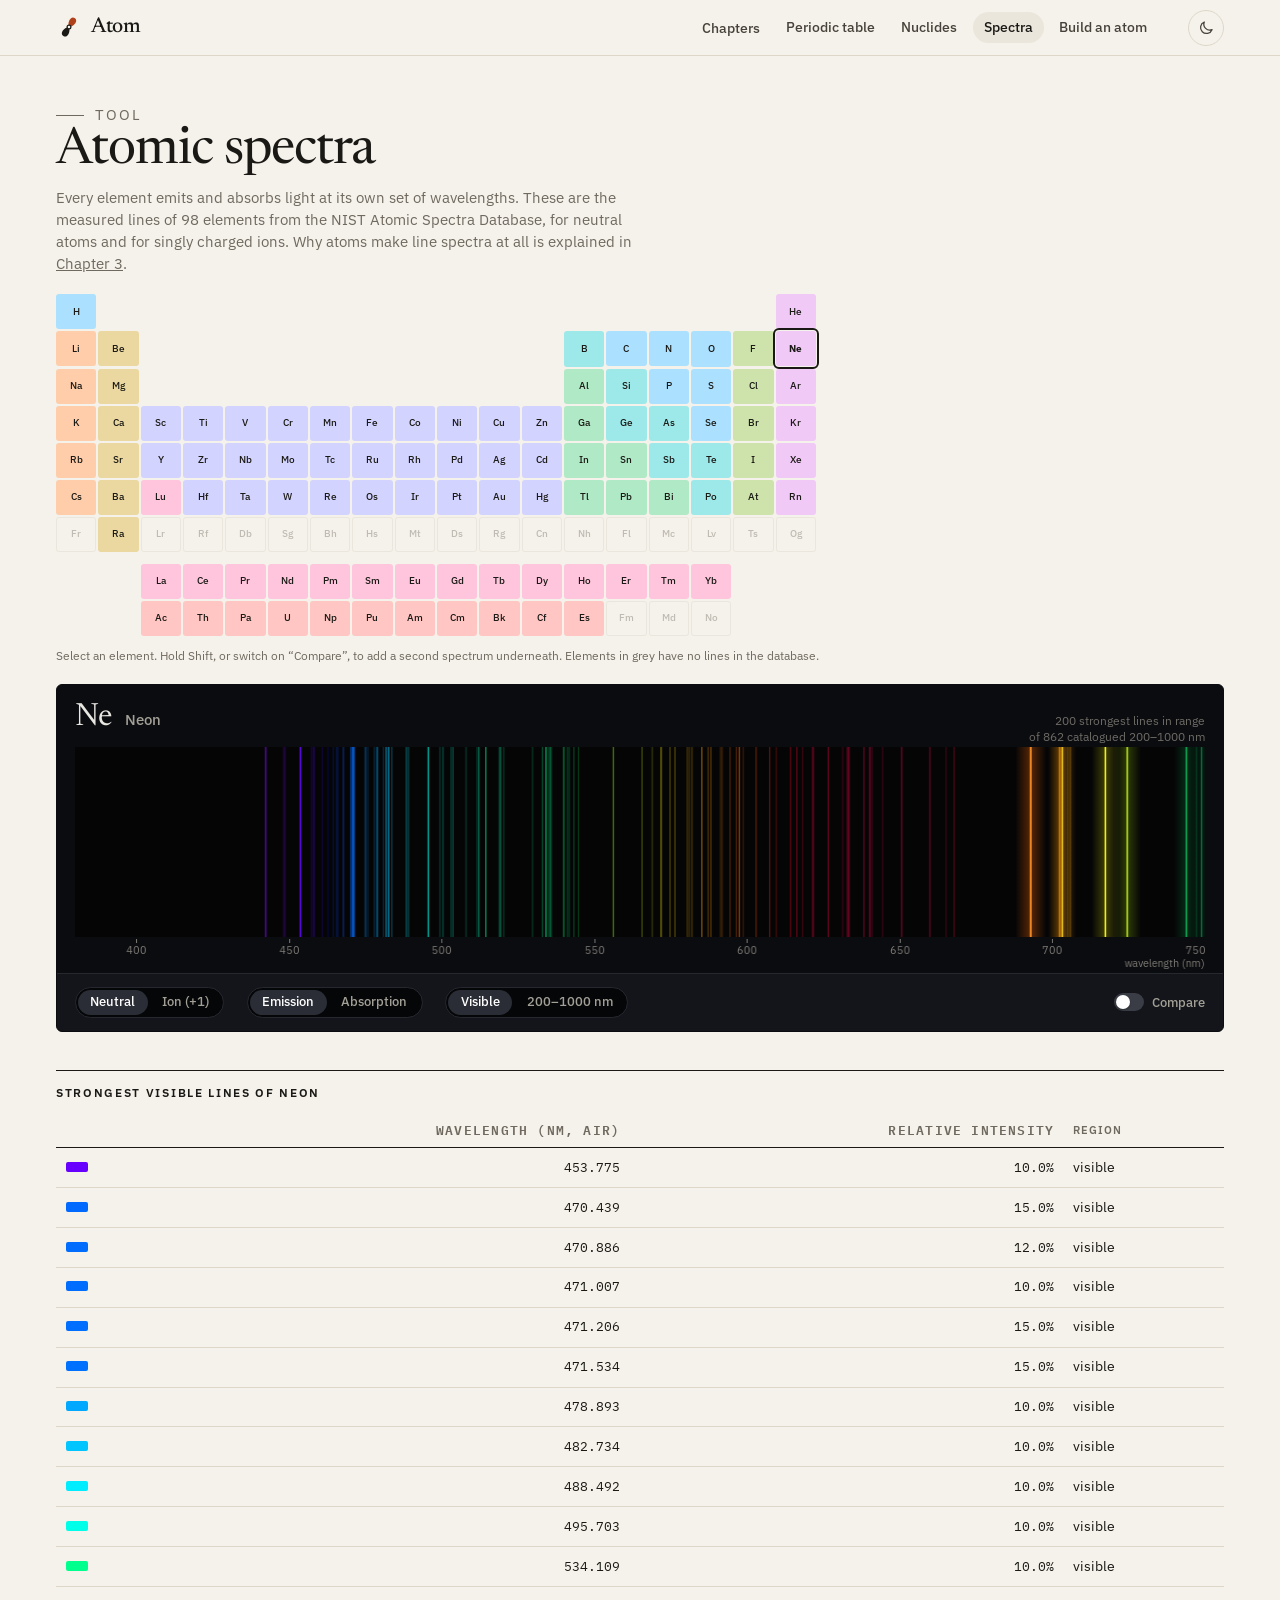
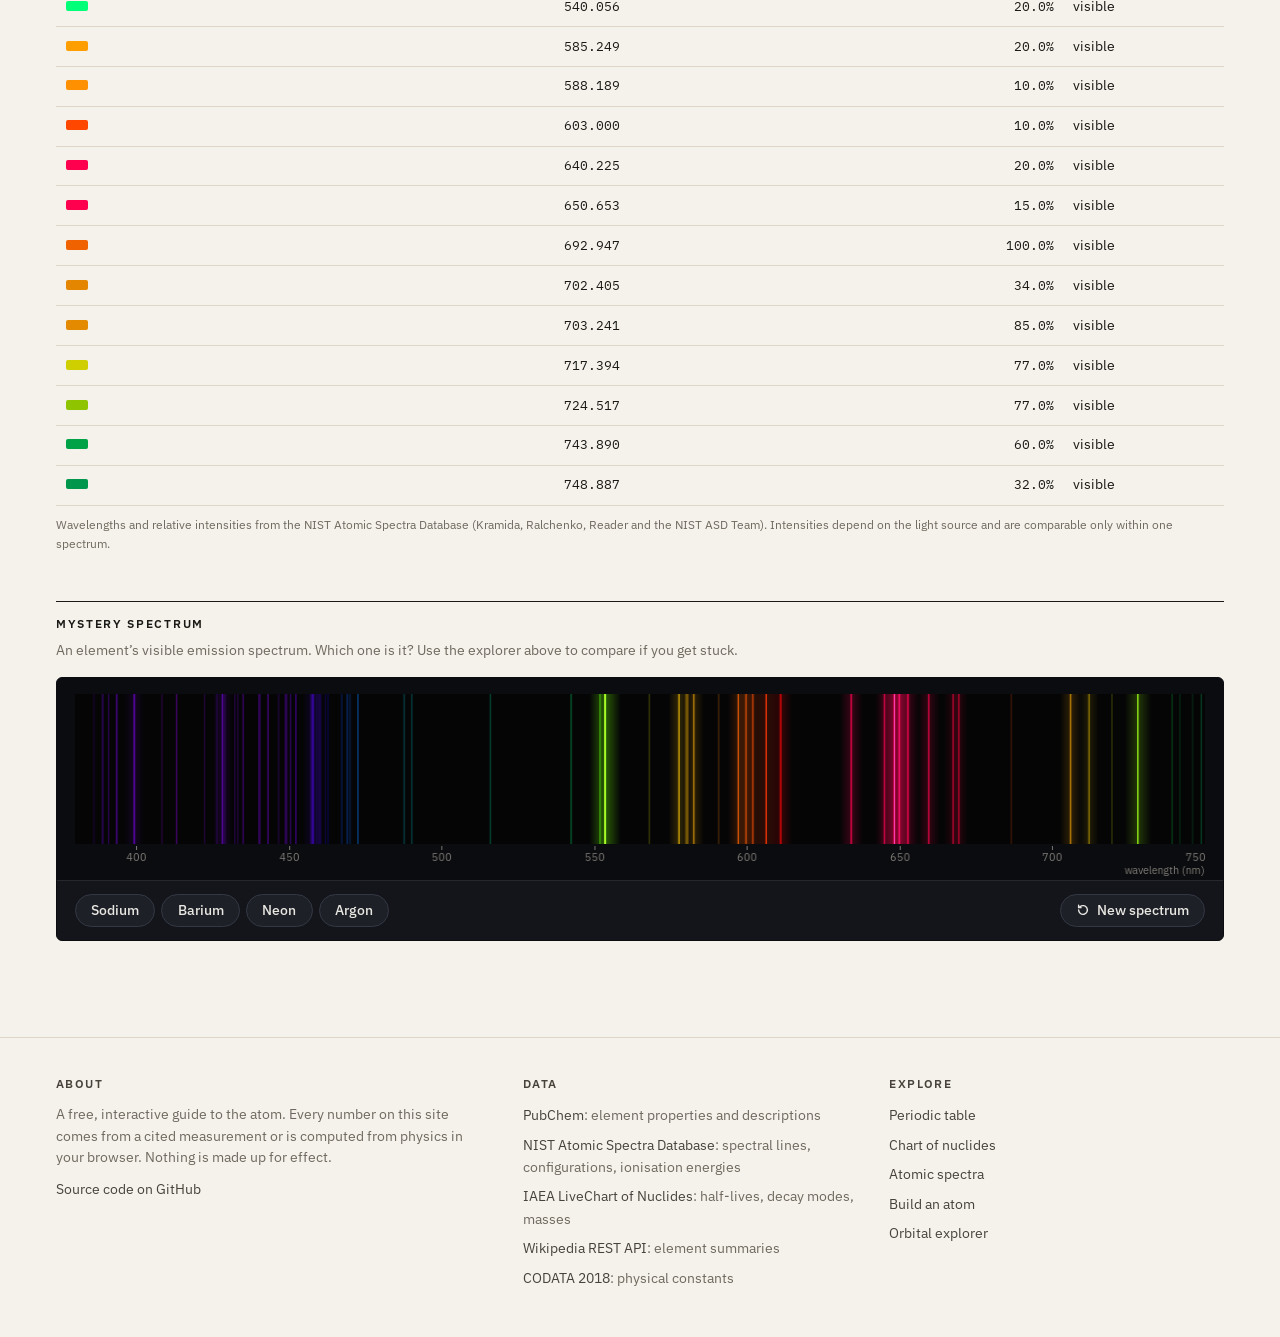
<file: spectra.html>
<!doctype html>
<html lang="en">
<head>
  <meta charset="utf-8">
  <meta name="viewport" content="width=device-width, initial-scale=1">
  <title>Atomic spectra explorer · Atom</title>
  <meta name="description" content="Explore the emission and absorption spectra of 98 elements from the NIST Atomic Spectra Database. Compare elements, read their strongest lines, and test yourself with a mystery spectrum.">
  <meta property="og:title" content="Atomic spectra explorer">
  <meta property="og:description" content="The light fingerprints of 98 elements, from NIST.">
  <meta property="og:image" content="https://theanomality.github.io/Atom-Anomality/assets/img/og.jpg">
  <meta property="og:image:width" content="1200">
  <meta property="og:image:height" content="630">
  <meta name="twitter:card" content="summary_large_image">
  <meta name="theme-color" content="#f5f2eb" media="(prefers-color-scheme: light)">
  <meta name="theme-color" content="#121211" media="(prefers-color-scheme: dark)">
  <link rel="icon" href="assets/img/favicon.svg" type="image/svg+xml">
  <link rel="preconnect" href="https://fonts.googleapis.com">
  <link rel="preconnect" href="https://fonts.gstatic.com" crossorigin>
  <link rel="stylesheet" href="https://fonts.googleapis.com/css2?family=IBM+Plex+Mono:wght@400;500&family=IBM+Plex+Sans:wght@400;500;600&family=Newsreader:ital,opsz,wght@0,6..72,300..700;1,6..72,300..700&display=swap">
  <link rel="stylesheet" href="assets/css/site.css">
  <link rel="stylesheet" href="assets/css/figures.css">
  <link rel="stylesheet" href="assets/css/table.css">
  <script>try{var t=localStorage.getItem('theme');if(t)document.documentElement.dataset.theme=t}catch(e){}</script>
  <script type="importmap">{"imports":{"three":"./assets/vendor/three.module.min.js","three/addons/":"./assets/vendor/addons/"}}</script>
  <script type="module" src="assets/js/site.js"></script>
</head>
<body>
<!-- header:start -->
<a class="skip-link" href="#main">Skip to content</a>
<header class="site-header">
  <div class="site-header__inner">
    <a class="wordmark" href="./" aria-label="Atom, home">
      <svg viewBox="0 0 26 26" aria-hidden="true"><g transform="rotate(32 13 13)"><path d="M13 13C8.7 9.6 8.4 2.3 13 2.3s4.3 7.3 0 10.7z" fill="var(--accent)"/><path d="M13 13c-4.3 3.4-4.6 10.7 0 10.7s4.3-7.3 0-10.7z" fill="currentColor"/></g><circle cx="13" cy="13" r="1.9" fill="var(--bg)" stroke="currentColor" stroke-width="1.2"/></svg>
      <span>Atom</span>
    </a>
    <nav class="site-nav" aria-label="Primary">
      <div class="nav-menu" data-menu>
        <button class="navlink" type="button" aria-expanded="false" aria-controls="chapters-panel">Chapters</button>
        <div class="nav-menu__panel" id="chapters-panel">
          <a href="scale.html"><span class="num">01</span><span class="t">Smaller than small</span><span class="d">How tiny atoms are, and what they are made of</span></a>
          <a href="discovery.html"><span class="num">02</span><span class="t">How we found out</span><span class="d">Two thousand years of guesses, and the experiments that settled them</span></a>
          <a href="quantum.html"><span class="num">03</span><span class="t">Quantum leaps</span><span class="d">Why electrons sit on energy ladders, and how that makes light</span></a>
          <a href="orbitals.html"><span class="num">04</span><span class="t">Orbitals</span><span class="d">The true shapes of electron clouds, computed live</span></a>
          <a href="periodic.html"><span class="num">05</span><span class="t">Building the table</span><span class="d">How filling orbitals gives the periodic table its shape</span></a>
          <a href="nucleus.html"><span class="num">06</span><span class="t">The nucleus</span><span class="d">Isotopes, the strong force, radioactivity and E = mc²</span></a>
          <a href="bonding.html"><span class="num">07</span><span class="t">Atoms together</span><span class="d">Why atoms bond, and what a bond actually is</span></a>
        </div>
      </div>
      <a class="navlink" href="table.html">Periodic table</a>
      <a class="navlink navlink--wide" href="nuclides.html">Nuclides</a>
      <a class="navlink navlink--wide" href="spectra.html" aria-current="page">Spectra</a>
      <a class="navlink navlink--wide" href="build.html">Build an atom</a>
    </nav>
    <button class="menu-button" type="button" aria-expanded="false" aria-controls="mobile-sheet">Menu</button>
    <button class="theme-toggle" type="button" aria-label="Toggle dark mode"></button>
  </div>
  <div class="progress" aria-hidden="true"></div>
</header>
<!-- header:end -->

<main id="main">
  <header class="tool-head">
    <div class="tool-head__text">
      <p class="kicker">Tool</p>
      <h1>Atomic spectra</h1>
      <p>Every element emits and absorbs light at its own set of wavelengths. These are the measured lines of 98 elements from the NIST Atomic Spectra Database, for neutral atoms and for singly charged ions. Why atoms make line spectra at all is explained in <a href="quantum.html">Chapter 3</a>.</p>
    </div>
  </header>
  <div class="pt-wrap" data-figure="spectra-tool" data-eager></div>
</main>

<!-- footer:start -->
<footer class="site-footer">
  <div class="site-footer__inner">
    <div>
      <h2>About</h2>
      <p>A free, interactive guide to the atom. Every number on this site comes from a cited measurement or is computed from physics in your browser. Nothing is made up for effect.</p>
      <p><a href="https://github.com/TheAnomality/Atom-Anomality">Source code on GitHub</a></p>
    </div>
    <div>
      <h2>Data</h2>
      <ul>
        <li><a href="https://pubchem.ncbi.nlm.nih.gov/periodic-table/">PubChem</a>: element properties and descriptions</li>
        <li><a href="https://physics.nist.gov/asd">NIST Atomic Spectra Database</a>: spectral lines, configurations, ionisation energies</li>
        <li><a href="https://www-nds.iaea.org/relnsd/vcharthtml/VChartHTML.html">IAEA LiveChart of Nuclides</a>: half-lives, decay modes, masses</li>
        <li><a href="https://www.mediawiki.org/wiki/API:REST_API">Wikipedia REST API</a>: element summaries</li>
        <li><a href="https://physics.nist.gov/cuu/Constants/">CODATA 2018</a>: physical constants</li>
      </ul>
    </div>
    <div>
      <h2>Explore</h2>
      <ul>
        <li><a href="table.html">Periodic table</a></li>
        <li><a href="nuclides.html">Chart of nuclides</a></li>
        <li><a href="spectra.html" aria-current="page">Atomic spectra</a></li>
        <li><a href="build.html">Build an atom</a></li>
        <li><a href="orbitals.html#explorer">Orbital explorer</a></li>
      </ul>
    </div>
  </div>
</footer>
<!-- footer:end -->
</body>
</html>
</file>
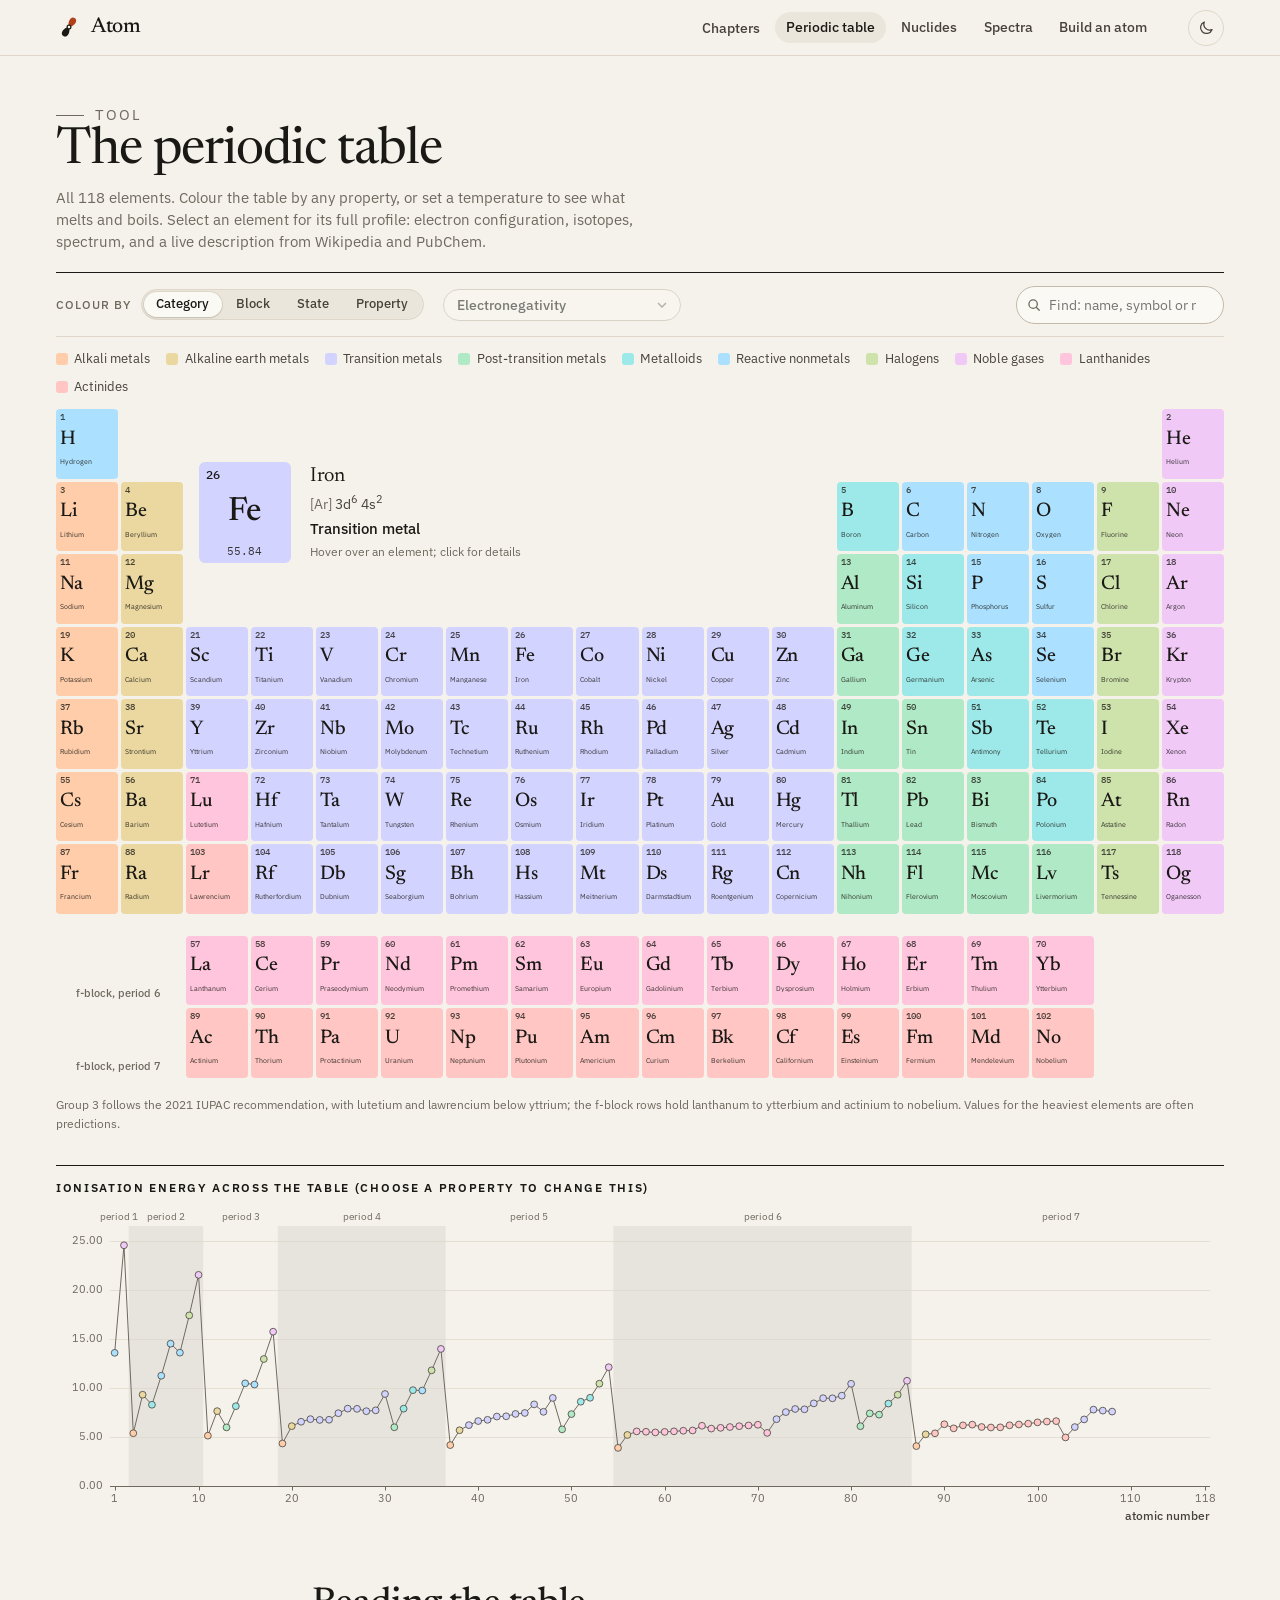
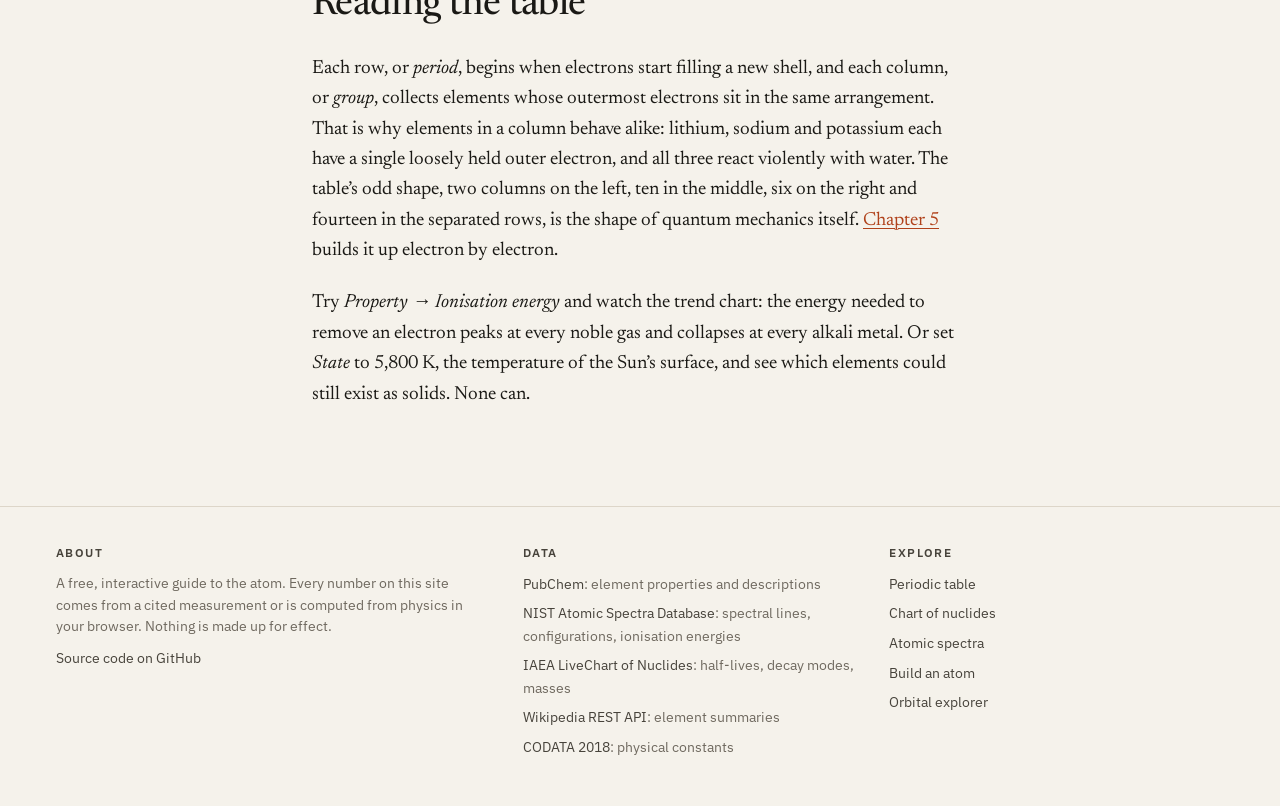
<file: table.html>
<!doctype html>
<html lang="en">
<head>
  <meta charset="utf-8">
  <meta name="viewport" content="width=device-width, initial-scale=1">
  <title>Interactive periodic table · Atom</title>
  <meta name="description" content="An interactive periodic table of all 118 elements: colour by any property, see which elements melt or boil at any temperature, and open full profiles with configurations, isotopes, spectra and live descriptions.">
  <meta property="og:title" content="Interactive periodic table">
  <meta property="og:description" content="All 118 elements with property maps, configurations, isotopes and spectra.">
  <meta property="og:image" content="https://theanomality.github.io/Atom-Anomality/assets/img/og.jpg">
  <meta property="og:image:width" content="1200">
  <meta property="og:image:height" content="630">
  <meta name="twitter:card" content="summary_large_image">
  <meta name="theme-color" content="#f5f2eb" media="(prefers-color-scheme: light)">
  <meta name="theme-color" content="#121211" media="(prefers-color-scheme: dark)">
  <link rel="icon" href="assets/img/favicon.svg" type="image/svg+xml">
  <link rel="preconnect" href="https://fonts.googleapis.com">
  <link rel="preconnect" href="https://fonts.gstatic.com" crossorigin>
  <link rel="stylesheet" href="https://fonts.googleapis.com/css2?family=IBM+Plex+Mono:wght@400;500&family=IBM+Plex+Sans:wght@400;500;600&family=Newsreader:ital,opsz,wght@0,6..72,300..700;1,6..72,300..700&display=swap">
  <link rel="stylesheet" href="assets/css/site.css">
  <link rel="stylesheet" href="assets/css/figures.css">
  <link rel="stylesheet" href="assets/css/table.css">
  <script>try{var t=localStorage.getItem('theme');if(t)document.documentElement.dataset.theme=t}catch(e){}</script>
  <script type="importmap">{"imports":{"three":"./assets/vendor/three.module.min.js","three/addons/":"./assets/vendor/addons/"}}</script>
  <script type="module" src="assets/js/site.js"></script>
</head>
<body>
<!-- header:start -->
<a class="skip-link" href="#main">Skip to content</a>
<header class="site-header">
  <div class="site-header__inner">
    <a class="wordmark" href="./" aria-label="Atom, home">
      <svg viewBox="0 0 26 26" aria-hidden="true"><g transform="rotate(32 13 13)"><path d="M13 13C8.7 9.6 8.4 2.3 13 2.3s4.3 7.3 0 10.7z" fill="var(--accent)"/><path d="M13 13c-4.3 3.4-4.6 10.7 0 10.7s4.3-7.3 0-10.7z" fill="currentColor"/></g><circle cx="13" cy="13" r="1.9" fill="var(--bg)" stroke="currentColor" stroke-width="1.2"/></svg>
      <span>Atom</span>
    </a>
    <nav class="site-nav" aria-label="Primary">
      <div class="nav-menu" data-menu>
        <button class="navlink" type="button" aria-expanded="false" aria-controls="chapters-panel">Chapters</button>
        <div class="nav-menu__panel" id="chapters-panel">
          <a href="scale.html"><span class="num">01</span><span class="t">Smaller than small</span><span class="d">How tiny atoms are, and what they are made of</span></a>
          <a href="discovery.html"><span class="num">02</span><span class="t">How we found out</span><span class="d">Two thousand years of guesses, and the experiments that settled them</span></a>
          <a href="quantum.html"><span class="num">03</span><span class="t">Quantum leaps</span><span class="d">Why electrons sit on energy ladders, and how that makes light</span></a>
          <a href="orbitals.html"><span class="num">04</span><span class="t">Orbitals</span><span class="d">The true shapes of electron clouds, computed live</span></a>
          <a href="periodic.html"><span class="num">05</span><span class="t">Building the table</span><span class="d">How filling orbitals gives the periodic table its shape</span></a>
          <a href="nucleus.html"><span class="num">06</span><span class="t">The nucleus</span><span class="d">Isotopes, the strong force, radioactivity and E = mc²</span></a>
          <a href="bonding.html"><span class="num">07</span><span class="t">Atoms together</span><span class="d">Why atoms bond, and what a bond actually is</span></a>
        </div>
      </div>
      <a class="navlink" href="table.html" aria-current="page">Periodic table</a>
      <a class="navlink navlink--wide" href="nuclides.html">Nuclides</a>
      <a class="navlink navlink--wide" href="spectra.html">Spectra</a>
      <a class="navlink navlink--wide" href="build.html">Build an atom</a>
    </nav>
    <button class="menu-button" type="button" aria-expanded="false" aria-controls="mobile-sheet">Menu</button>
    <button class="theme-toggle" type="button" aria-label="Toggle dark mode"></button>
  </div>
  <div class="progress" aria-hidden="true"></div>
</header>
<!-- header:end -->

<main id="main">
  <header class="tool-head">
    <div class="tool-head__text">
      <p class="kicker">Tool</p>
      <h1>The periodic table</h1>
      <p>All 118 elements. Colour the table by any property, or set a temperature to see what melts and boils. Select an element for its full profile: electron configuration, isotopes, spectrum, and a live description from Wikipedia and PubChem.</p>
    </div>
  </header>
  <div class="pt-wrap" data-figure="periodic-table" data-eager>
    <noscript><p>The interactive periodic table needs JavaScript.</p></noscript>
  </div>
  <div class="prose" style="margin-top:3rem">
    <h2 style="margin-top:1.5em">Reading the table</h2>
    <p>Each row, or <em>period</em>, begins when electrons start filling a new shell, and each column, or <em>group</em>, collects elements whose outermost electrons sit in the same arrangement. That is why elements in a column behave alike: lithium, sodium and potassium each have a single loosely held outer electron, and all three react violently with water. The table’s odd shape, two columns on the left, ten in the middle, six on the right and fourteen in the separated rows, is the shape of quantum mechanics itself. <a href="periodic.html">Chapter 5</a> builds it up electron by electron.</p>
    <p>Try <em>Property → Ionisation energy</em> and watch the trend chart: the energy needed to remove an electron peaks at every noble gas and collapses at every alkali metal. Or set <em>State</em> to 5,800 K, the temperature of the Sun’s surface, and see which elements could still exist as solids. None can.</p>
  </div>
</main>

<!-- footer:start -->
<footer class="site-footer">
  <div class="site-footer__inner">
    <div>
      <h2>About</h2>
      <p>A free, interactive guide to the atom. Every number on this site comes from a cited measurement or is computed from physics in your browser. Nothing is made up for effect.</p>
      <p><a href="https://github.com/TheAnomality/Atom-Anomality">Source code on GitHub</a></p>
    </div>
    <div>
      <h2>Data</h2>
      <ul>
        <li><a href="https://pubchem.ncbi.nlm.nih.gov/periodic-table/">PubChem</a>: element properties and descriptions</li>
        <li><a href="https://physics.nist.gov/asd">NIST Atomic Spectra Database</a>: spectral lines, configurations, ionisation energies</li>
        <li><a href="https://www-nds.iaea.org/relnsd/vcharthtml/VChartHTML.html">IAEA LiveChart of Nuclides</a>: half-lives, decay modes, masses</li>
        <li><a href="https://www.mediawiki.org/wiki/API:REST_API">Wikipedia REST API</a>: element summaries</li>
        <li><a href="https://physics.nist.gov/cuu/Constants/">CODATA 2018</a>: physical constants</li>
      </ul>
    </div>
    <div>
      <h2>Explore</h2>
      <ul>
        <li><a href="table.html" aria-current="page">Periodic table</a></li>
        <li><a href="nuclides.html">Chart of nuclides</a></li>
        <li><a href="spectra.html">Atomic spectra</a></li>
        <li><a href="build.html">Build an atom</a></li>
        <li><a href="orbitals.html#explorer">Orbital explorer</a></li>
      </ul>
    </div>
  </div>
</footer>
<!-- footer:end -->
</body>
</html>
</file>
<file: assets/css/site.css>
/* ==========================================================================
   Atom — site stylesheet
   Paper-and-ink editorial base, dark "stage" panels for the micro-world.
   ========================================================================== */

/* ---------- Tokens ---------- */
:root {
  color-scheme: light;
  --bg: #f5f2eb;
  --bg-elev: #fbf9f4;
  --bg-sunk: #ebe6db;
  --ink: #1a1915;
  --ink-2: #47433b;
  --ink-3: #6f695f;
  --rule: #ddd6c9;
  --rule-strong: #c3baab;
  --accent: #b0421b;
  --accent-ink: #8c3311;
  --accent-wash: rgba(176, 66, 27, 0.09);
  --focus: #1f5fd1;
  --mark: rgba(242, 190, 80, 0.38);

  --stage: #0b0c0f;
  --stage-2: #13151a;
  --stage-ink: #e9e7e2;
  --stage-ink-2: #a3a097;
  --stage-ink-3: #6e6b65;
  --stage-rule: #262830;

  /* physics semantics */
  --proton: #e0523b;
  --neutron: #8790a1;
  --electron: #2f7cf6;
  --electron-glow: #6fb2ff;
  --phase-pos: #f59a3a;
  --phase-neg: #3a9cff;
  --photon: #f2c94c;

  /* decay modes (close to the conventional nuclide-chart scheme) */
  --dm-stable: #1d1c1a;
  --dm-bminus: #4a86e8;
  --dm-bplus: #e5603f;
  --dm-alpha: #f1c232;
  --dm-sf: #57b862;
  --dm-p: #a678e0;
  --dm-n: #3cc0c4;
  --dm-unknown: #c9c2b4;

  --font-serif: "Newsreader", "Iowan Old Style", "Palatino Linotype", Palatino, Georgia, serif;
  --font-sans: "IBM Plex Sans", "Helvetica Neue", Arial, system-ui, sans-serif;
  --font-mono: "IBM Plex Mono", ui-monospace, "SFMono-Regular", Menlo, Consolas, monospace;

  --measure: 41rem;
  --wide: 66rem;
  --max: 78rem;
  --gutter: clamp(1rem, 4vw, 2.5rem);
  --note-w: 13.5rem;
  --radius: 6px;
  --radius-sm: 4px;
  --header-h: 56px;
  --shadow: 0 1px 0 rgba(0, 0, 0, 0.03), 0 8px 24px -12px rgba(40, 30, 10, 0.18);
  --ease: cubic-bezier(0.2, 0.7, 0.2, 1);
  --fig-pad: clamp(.75rem, 2vw, 1.1rem);
}

@media (prefers-color-scheme: dark) {
  :root:not([data-theme="light"]) {
    color-scheme: dark;
    --bg: #121211;
    --bg-elev: #1a1a18;
    --bg-sunk: #0c0c0b;
    --ink: #ece8df;
    --ink-2: #bfb9ad;
    --ink-3: #8d877c;
    --rule: #2d2c29;
    --rule-strong: #403e3a;
    --accent: #f0804f;
    --accent-ink: #ffa27a;
    --accent-wash: rgba(240, 128, 79, 0.12);
    --focus: #7fb0ff;
    --mark: rgba(242, 190, 80, 0.22);
    --stage: #08090b;
    --stage-2: #101216;
    --dm-stable: #f2efe8;
    --dm-unknown: #4a4740;
    --neutron: #9aa3b4;
    --shadow: 0 1px 0 rgba(0, 0, 0, 0.3), 0 10px 30px -14px rgba(0, 0, 0, 0.7);
  }
}
:root[data-theme="dark"] {
  color-scheme: dark;
  --bg: #121211;
  --bg-elev: #1a1a18;
  --bg-sunk: #0c0c0b;
  --ink: #ece8df;
  --ink-2: #bfb9ad;
  --ink-3: #8d877c;
  --rule: #2d2c29;
  --rule-strong: #403e3a;
  --accent: #f0804f;
  --accent-ink: #ffa27a;
  --accent-wash: rgba(240, 128, 79, 0.12);
  --focus: #7fb0ff;
  --mark: rgba(242, 190, 80, 0.22);
  --stage: #08090b;
  --stage-2: #101216;
  --dm-stable: #f2efe8;
  --dm-unknown: #4a4740;
  --neutron: #9aa3b4;
  --shadow: 0 1px 0 rgba(0, 0, 0, 0.3), 0 10px 30px -14px rgba(0, 0, 0, 0.7);
}

/* ---------- Reset & base ---------- */
*, *::before, *::after { box-sizing: border-box; }
html {
  -webkit-text-size-adjust: 100%;
  text-size-adjust: 100%;
  scroll-padding-top: calc(var(--header-h) + 1rem);
}
body {
  margin: 0;
  background: var(--bg);
  color: var(--ink);
  font-family: var(--font-serif);
  font-size: clamp(1.0625rem, 0.98rem + 0.32vw, 1.1875rem);
  line-height: 1.6;
  font-optical-sizing: auto;
  font-kerning: normal;
  text-rendering: optimizeLegibility;
  -webkit-font-smoothing: antialiased;
  -moz-osx-font-smoothing: grayscale;
  overflow-x: hidden;
}
img, svg, canvas, video { display: block; max-width: 100%; }
canvas { touch-action: none; }
button, input, select, textarea { font: inherit; color: inherit; }
button { cursor: pointer; }
a { color: inherit; }
::selection { background: var(--mark); }
:focus-visible { outline: 2px solid var(--focus); outline-offset: 2px; border-radius: 2px; }
[hidden] { display: none !important; }

.sr-only {
  position: absolute !important; width: 1px; height: 1px; padding: 0; margin: -1px;
  overflow: hidden; clip: rect(0 0 0 0); white-space: nowrap; border: 0;
}
.skip-link {
  position: absolute; left: 1rem; top: -3rem; z-index: 100;
  background: var(--ink); color: var(--bg); padding: .5rem .9rem; border-radius: var(--radius-sm);
  font: 500 .9rem/1 var(--font-sans); text-decoration: none;
}
.skip-link:focus { top: .75rem; }

/* ---------- Header ---------- */
.site-header {
  position: sticky; top: 0; z-index: 50;
  height: var(--header-h);
  background: color-mix(in srgb, var(--bg) 88%, transparent);
  backdrop-filter: saturate(1.4) blur(10px);
  -webkit-backdrop-filter: saturate(1.4) blur(10px);
  border-bottom: 1px solid var(--rule);
  font-family: var(--font-sans);
}
.site-header__inner {
  max-width: var(--max); height: 100%; margin: 0 auto; padding: 0 var(--gutter);
  display: flex; align-items: center; gap: 1.5rem;
}
.wordmark {
  display: inline-flex; align-items: center; gap: .55rem;
  text-decoration: none; color: var(--ink);
  font-family: var(--font-serif); font-size: 1.35rem; font-weight: 500; letter-spacing: -0.01em;
}
.wordmark svg { width: 26px; height: 26px; flex: none; }
.site-nav { margin-left: auto; display: flex; align-items: center; gap: .25rem; }
.site-nav a, .site-nav button.navlink {
  font: 500 .875rem/1 var(--font-sans);
  color: var(--ink-2); text-decoration: none;
  padding: .55rem .7rem; border-radius: 999px; border: 0; background: none;
}
.site-nav a:hover, .site-nav button.navlink:hover { color: var(--ink); background: var(--bg-sunk); }
.site-nav a[aria-current="page"] { color: var(--ink); background: var(--bg-sunk); }
.nav-menu { position: relative; }
.nav-menu__panel {
  position: absolute; right: 0; top: calc(100% + 10px);
  width: min(26rem, 92vw);
  background: var(--bg-elev); border: 1px solid var(--rule); border-radius: 10px;
  box-shadow: var(--shadow); padding: .5rem;
  opacity: 0; transform: translateY(-4px); pointer-events: none;
  transition: opacity .16s var(--ease), transform .16s var(--ease);
}
.nav-menu[data-open="true"] .nav-menu__panel { opacity: 1; transform: none; pointer-events: auto; }
.nav-menu__panel a {
  display: grid; grid-template-columns: 2.1rem 1fr; gap: .1rem .6rem; align-items: baseline;
  padding: .6rem .7rem; border-radius: 7px; color: var(--ink);
}
.nav-menu__panel a:hover { background: var(--bg-sunk); }
.nav-menu__panel .num { font: 500 .8rem/1 var(--font-mono); color: var(--ink-3); grid-row: span 2; padding-top: .2rem; }
.nav-menu__panel .t { font: 500 .95rem/1.25 var(--font-sans); }
.nav-menu__panel .d { font: 400 .8rem/1.35 var(--font-sans); color: var(--ink-3); }
.theme-toggle {
  width: 36px; height: 36px; border-radius: 999px; border: 1px solid var(--rule);
  background: transparent; display: grid; place-items: center; color: var(--ink-2); margin-left: .35rem;
}
.theme-toggle:hover { color: var(--ink); border-color: var(--rule-strong); }
.theme-toggle svg { width: 17px; height: 17px; }
.menu-button { display: none; }
.progress {
  position: absolute; left: 0; bottom: -1px; height: 2px; width: 100%;
  transform-origin: 0 50%; transform: scaleX(var(--p, 0));
  background: var(--accent);
}

@media (max-width: 860px) {
  .site-nav .navlink--wide { display: none; }
}
@media (max-width: 640px) {
  .site-nav > a, .site-nav > .nav-menu { display: none; }
  .menu-button {
    display: inline-flex; align-items: center; gap: .4rem;
    border: 1px solid var(--rule); background: none; border-radius: 999px;
    padding: .45rem .8rem; font: 500 .85rem/1 var(--font-sans); color: var(--ink);
  }
}
.mobile-sheet {
  position: fixed; inset: var(--header-h) 0 0 0; z-index: 49;
  background: var(--bg); overflow-y: auto; padding: 1rem var(--gutter) 3rem;
  font-family: var(--font-sans);
}
.mobile-sheet h2 { font: 600 .72rem/1 var(--font-sans); letter-spacing: .12em; text-transform: uppercase; color: var(--ink-3); margin: 1.5rem 0 .5rem; }
.mobile-sheet a { display: flex; gap: .8rem; padding: .75rem 0; border-bottom: 1px solid var(--rule); text-decoration: none; color: var(--ink); font-size: 1.05rem; }
.mobile-sheet a .num { font-family: var(--font-mono); color: var(--ink-3); font-size: .85rem; padding-top: .15rem; }

/* ---------- Footer ---------- */
.site-footer {
  margin-top: 6rem; border-top: 1px solid var(--rule);
  font-family: var(--font-sans); font-size: .875rem; color: var(--ink-3);
}
.site-footer__inner {
  max-width: var(--max); margin: 0 auto; padding: 2.5rem var(--gutter) 3rem;
  display: grid; gap: 2rem; grid-template-columns: 1.3fr 1fr 1fr;
}
.site-footer h2 { font: 600 .72rem/1 var(--font-sans); letter-spacing: .12em; text-transform: uppercase; color: var(--ink-2); margin: 0 0 .9rem; }
.site-footer ul { list-style: none; padding: 0; margin: 0; display: grid; gap: .45rem; }
.site-footer a { color: var(--ink-2); text-decoration: none; }
.site-footer a:hover { color: var(--accent); text-decoration: underline; text-underline-offset: 3px; }
.site-footer p { margin: 0 0 .6rem; max-width: 34rem; line-height: 1.55; }
@media (max-width: 760px) { .site-footer__inner { grid-template-columns: 1fr; } }

/* ---------- Chapter header ---------- */
.chapter-head {
  max-width: var(--wide); margin: 0 auto; padding: clamp(3rem, 8vw, 6.5rem) var(--gutter) 2.5rem;
}
.kicker {
  font: 600 .75rem/1 var(--font-sans); letter-spacing: .14em; text-transform: uppercase;
  color: var(--accent); margin: 0 0 1.1rem; display: flex; align-items: center; gap: .7rem;
}
.kicker::before { content: ""; width: 1.75rem; height: 1px; background: currentColor; }
.chapter-head h1 {
  font-weight: 420; font-size: clamp(2.6rem, 1.6rem + 4.6vw, 5rem); line-height: 1.02;
  letter-spacing: -0.025em; margin: 0 0 1.4rem; max-width: 16ch; text-wrap: balance;
}
.chapter-head .dek {
  font-size: clamp(1.2rem, 1.05rem + .6vw, 1.5rem); line-height: 1.45; color: var(--ink-2);
  max-width: 36rem; margin: 0; font-weight: 380; text-wrap: pretty;
}
.chapter-meta {
  margin-top: 2rem; display: flex; flex-wrap: wrap; gap: .5rem 1.5rem;
  font: 400 .85rem/1.4 var(--font-sans); color: var(--ink-3);
}

/* ---------- Prose ---------- */
.prose { max-width: var(--wide); margin: 0 auto; padding: 0 var(--gutter); }
.prose > * { max-width: var(--measure); margin-left: auto; margin-right: auto; }
.prose > .wide, .prose > figure.wide { max-width: var(--wide); }
.prose > .full { max-width: none; width: 100vw; margin-left: 50%; transform: translateX(-50%); }
.prose p { margin: 0 auto 1.15em; hanging-punctuation: first; text-wrap: pretty; }
.prose h2 {
  font-weight: 450; font-size: clamp(1.75rem, 1.35rem + 1.5vw, 2.4rem); line-height: 1.12;
  letter-spacing: -0.018em; margin-top: 3.6em; margin-bottom: .7em; text-wrap: balance;
}
.prose h2 .sec { font: 500 .8rem/1 var(--font-mono); color: var(--ink-3); display: block; margin-bottom: .9rem; letter-spacing: 0; }
.prose h3 {
  font: 600 1.05rem/1.3 var(--font-sans); letter-spacing: -0.005em;
  margin-top: 2.4em; margin-bottom: .55em;
}
.prose a { color: var(--accent); text-decoration-thickness: 1px; text-underline-offset: 3px; }
.prose a:hover { color: var(--accent-ink); text-decoration-thickness: 2px; }
.prose strong { font-weight: 620; }
.prose em { font-style: italic; }
.prose ul, .prose ol { padding-left: 1.3em; margin-bottom: 1.2em; }
.prose li { margin: .35em 0; }
.prose li::marker { color: var(--ink-3); }
.prose blockquote {
  margin: 2em auto; padding: 0 0 0 1.4rem; border-left: 2px solid var(--accent);
  font-size: 1.12em; line-height: 1.5; color: var(--ink-2); font-style: italic;
}
.prose blockquote cite { display: block; margin-top: .6rem; font: normal 500 .82rem/1.4 var(--font-sans); color: var(--ink-3); }
.prose hr { border: 0; height: 1px; background: var(--rule); margin: 3.5em auto; }
.prose .lede::first-letter {
  float: left; font-size: 4.1em; line-height: .82; padding: .07em .09em 0 0; font-weight: 400;
}
.prose sub, .prose sup { line-height: 0; font-size: .72em; }
.prose code, .mono { font-family: var(--font-mono); font-size: .86em; }
.prose abbr[title] { text-decoration: underline dotted var(--ink-3); text-underline-offset: 3px; cursor: help; }
.num, .tnum { font-variant-numeric: tabular-nums lining-nums; }
.smallcaps { font-variant: all-small-caps; letter-spacing: .04em; }

/* Margin notes: right margin on wide screens, inline on narrow ones */
.note {
  font: 400 .8125rem/1.5 var(--font-sans); color: var(--ink-3);
  border-left: 2px solid var(--rule); padding: .1rem 0 .1rem .85rem; margin: 0 auto 1.3em;
}
.note strong { color: var(--ink-2); font-weight: 600; }
.note a { color: var(--ink-2); }
@media (min-width: 1180px) {
  .prose { position: relative; }
  .prose > .note {
    position: relative; float: right; clear: right; width: var(--note-w); max-width: var(--note-w);
    margin: .3rem calc((100% - var(--measure)) / 2 - var(--note-w) - 2.25rem) 1.2rem 0;
  }
  .prose > figure, .prose > .wide, .prose > h2, .prose > hr, .prose > .full { clear: both; }
}

/* Key idea callout — used sparingly */
.keyidea {
  border-top: 1px solid var(--ink); border-bottom: 1px solid var(--rule);
  padding: 1.1rem 0 1.2rem; margin: 2.4em auto;
}
.keyidea__label { font: 600 .72rem/1 var(--font-sans); letter-spacing: .14em; text-transform: uppercase; color: var(--accent); margin-bottom: .6rem; display: block; }
.keyidea p { margin: 0; font-size: 1.12em; line-height: 1.5; }

/* Equations */
.eq {
  display: flex; justify-content: center; align-items: baseline; flex-wrap: wrap; gap: .2em .5em;
  margin: 1.6em auto; font-size: 1.22em; font-family: var(--font-serif);
}
.eq .var, var { font-style: italic; }
.eq .label { font: 400 .72rem/1 var(--font-sans); color: var(--ink-3); margin-left: 1rem; align-self: center; }
.frac { display: inline-flex; flex-direction: column; vertical-align: middle; text-align: center; line-height: 1.1; margin: 0 .15em; }
.frac > span:first-child { border-bottom: 1px solid currentColor; padding: 0 .2em .1em; }
.frac > span:last-child { padding: .1em .2em 0; }

/* ---------- Figures ---------- */
figure { margin: 2.6em auto 3em; }
.fig { position: relative; }
.fig__frame {
  background: var(--bg-elev); border: 1px solid var(--rule); border-radius: var(--radius);
  overflow: hidden;
}
.fig__frame--stage { background: var(--stage); border-color: var(--stage); color: var(--stage-ink); }
.fig__canvas { position: relative; width: 100%; }
.fig__canvas canvas { width: 100%; height: 100%; }
.fig__controls {
  display: flex; flex-wrap: wrap; align-items: center; gap: .7rem 1.4rem;
  padding: .8rem var(--fig-pad); border-top: 1px solid var(--rule);
  font-family: var(--font-sans); font-size: .85rem; background: var(--bg-elev);
}
.fig__frame--stage .fig__controls { background: var(--stage-2); border-top-color: var(--stage-rule); color: var(--stage-ink); }
figcaption, .caption {
  font: 400 .875rem/1.5 var(--font-sans); color: var(--ink-3); margin-top: .85rem;
  max-width: var(--measure); text-wrap: pretty;
}
.wide figcaption, figure.wide .caption { margin-left: 0; }
figcaption b, .caption b { color: var(--ink); font-weight: 600; margin-right: .35em; }
.fig__hint {
  position: absolute; pointer-events: none; font: 500 .72rem/1 var(--font-sans);
  letter-spacing: .06em; text-transform: uppercase; color: var(--stage-ink-3);
  right: .8rem; top: .75rem;
}
.fig__loading {
  position: absolute; inset: 0; display: grid; place-items: center;
  font: 400 .85rem/1 var(--font-sans); color: var(--ink-3);
}
.fig__frame--stage .fig__loading { color: var(--stage-ink-3); }

/* Readouts: small labeled values */
.readouts { display: flex; flex-wrap: wrap; gap: .4rem 1.6rem; font-family: var(--font-sans); }
.readout { display: flex; flex-direction: column; gap: .2rem; min-width: 5.5rem; }
.readout dt, .readout .k { font: 500 .68rem/1 var(--font-sans); letter-spacing: .1em; text-transform: uppercase; color: var(--ink-3); }
.readout dd, .readout .v { margin: 0; font: 500 1.02rem/1.2 var(--font-mono); font-variant-numeric: tabular-nums; color: var(--ink); }
.fig__frame--stage .readout dt, .fig__frame--stage .readout .k { color: var(--stage-ink-3); }
.fig__frame--stage .readout dd, .fig__frame--stage .readout .v { color: var(--stage-ink); }

/* ---------- Controls ---------- */
.control { display: inline-flex; align-items: center; gap: .6rem; }
.control__label { font: 500 .72rem/1 var(--font-sans); letter-spacing: .09em; text-transform: uppercase; color: var(--ink-3); white-space: nowrap; }
.fig__frame--stage .control__label { color: var(--stage-ink-3); }
.control__label--math { text-transform: none; letter-spacing: 0; font: italic 400 1.05rem/1 var(--font-serif); }
.control__value { font: 500 .85rem/1 var(--font-mono); font-variant-numeric: tabular-nums; min-width: 3.2em; color: var(--ink); }
.fig__frame--stage .control__value { color: var(--stage-ink); }

input[type="range"] {
  -webkit-appearance: none; appearance: none; background: transparent;
  width: clamp(7rem, 22vw, 13rem); height: 28px; margin: 0; cursor: pointer;
  --track: var(--rule-strong); --fill: var(--ink); --thumb: var(--ink); --pct: 50%;
}
.fig__frame--stage input[type="range"] { --track: #3a3d46; --fill: var(--stage-ink); --thumb: var(--stage-ink); }
input[type="range"]::-webkit-slider-runnable-track {
  height: 2px; border-radius: 2px;
  background: linear-gradient(to right, var(--fill) 0 var(--pct), var(--track) var(--pct) 100%);
}
input[type="range"]::-moz-range-track { height: 2px; background: var(--track); border-radius: 2px; }
input[type="range"]::-moz-range-progress { height: 2px; background: var(--fill); }
input[type="range"]::-webkit-slider-thumb {
  -webkit-appearance: none; width: 16px; height: 16px; border-radius: 50%; margin-top: -7px;
  background: var(--thumb); border: 3px solid var(--bg-elev); box-shadow: 0 0 0 1px var(--thumb);
  transition: transform .12s var(--ease);
}
.fig__frame--stage input[type="range"]::-webkit-slider-thumb { border-color: var(--stage-2); }
input[type="range"]::-moz-range-thumb {
  width: 12px; height: 12px; border-radius: 50%; background: var(--thumb);
  border: 3px solid var(--bg-elev); box-shadow: 0 0 0 1px var(--thumb);
}
input[type="range"]:active::-webkit-slider-thumb { transform: scale(1.18); }
input[type="range"]:focus-visible { outline: none; }
input[type="range"]:focus-visible::-webkit-slider-thumb { box-shadow: 0 0 0 1px var(--thumb), 0 0 0 5px color-mix(in srgb, var(--focus) 40%, transparent); }

.seg {
  display: inline-flex; padding: 2px; border-radius: 999px; background: var(--bg-sunk);
  border: 1px solid var(--rule); gap: 2px; flex-wrap: wrap;
}
.fig__frame--stage .seg { background: #050608; border-color: var(--stage-rule); }
.seg button {
  border: 0; background: transparent; padding: .38rem .78rem; border-radius: 999px;
  font: 500 .8rem/1 var(--font-sans); color: var(--ink-2); white-space: nowrap;
}
.fig__frame--stage .seg button { color: var(--stage-ink-2); }
.seg button:hover { color: var(--ink); }
.fig__frame--stage .seg button:hover { color: var(--stage-ink); }
.seg button[aria-pressed="true"], .seg button[aria-checked="true"] {
  background: var(--bg-elev); color: var(--ink); box-shadow: 0 1px 2px rgba(0,0,0,.12), 0 0 0 1px var(--rule);
}
.fig__frame--stage .seg button[aria-pressed="true"], .fig__frame--stage .seg button[aria-checked="true"] {
  background: #2a2d35; color: #fff; box-shadow: none;
}

.btn {
  display: inline-flex; align-items: center; justify-content: center; gap: .45rem;
  font: 500 .85rem/1 var(--font-sans); padding: .55rem .95rem; border-radius: 999px;
  border: 1px solid var(--rule-strong); background: var(--bg-elev); color: var(--ink);
  text-decoration: none; white-space: nowrap;
}
.btn:hover { border-color: var(--ink-3); }
.btn:disabled { opacity: .45; cursor: default; }
.btn--primary { background: var(--ink); color: var(--bg); border-color: var(--ink); }
.btn--primary:hover { background: var(--ink-2); border-color: var(--ink-2); }
.btn--ghost { background: transparent; }
.btn svg { width: 14px; height: 14px; }
.fig__frame--stage .btn { background: #1d2027; color: var(--stage-ink); border-color: #343844; }
.fig__frame--stage .btn:hover { border-color: #565b68; }
.fig__frame--stage .btn--primary { background: var(--stage-ink); color: var(--stage); border-color: var(--stage-ink); }

select.select {
  -webkit-appearance: none; appearance: none;
  font: 500 .85rem/1.2 var(--font-sans); padding: .45rem 2rem .45rem .8rem; border-radius: 999px;
  border: 1px solid var(--rule-strong); color: var(--ink);
  background: var(--bg-elev) url("data:image/svg+xml,%3Csvg xmlns='http://www.w3.org/2000/svg' width='10' height='6' viewBox='0 0 10 6'%3E%3Cpath d='M1 1l4 4 4-4' fill='none' stroke='%23857e72' stroke-width='1.5'/%3E%3C/svg%3E") no-repeat right .8rem center;
}
.fig__frame--stage select.select { background-color: #1d2027; color: var(--stage-ink); border-color: #343844; }

.switch { display: inline-flex; align-items: center; gap: .55rem; cursor: pointer; font: 500 .82rem/1 var(--font-sans); color: var(--ink-2); user-select: none; }
.switch input { appearance: none; -webkit-appearance: none; width: 30px; height: 18px; border-radius: 999px; background: var(--rule-strong); position: relative; margin: 0; transition: background .15s; cursor: pointer; }
.switch input::after { content: ""; position: absolute; top: 2px; left: 2px; width: 14px; height: 14px; border-radius: 50%; background: #fff; transition: transform .15s var(--ease); box-shadow: 0 1px 2px rgba(0,0,0,.25); }
.switch input:checked { background: var(--ink); }
.switch input:checked::after { transform: translateX(12px); }
.fig__frame--stage .switch { color: var(--stage-ink-2); }
.fig__frame--stage .switch input { background: #3a3d46; }
.fig__frame--stage .switch input:checked { background: var(--stage-ink); }
.fig__frame--stage .switch input:checked::after { background: var(--stage); }

.spacer { flex: 1 1 auto; }

/* Tooltip */
.tip {
  position: absolute; z-index: 20; pointer-events: none;
  background: var(--ink); color: var(--bg); border-radius: 6px;
  padding: .5rem .65rem; font: 400 .78rem/1.4 var(--font-sans);
  box-shadow: 0 6px 20px -6px rgba(0,0,0,.35); max-width: 16rem;
  opacity: 0; transition: opacity .1s;
}
.tip[data-show="true"] { opacity: 1; }
.tip b { font-weight: 600; }
.tip .mono { font-size: .76rem; }

/* Legend */
.legend { display: flex; flex-wrap: wrap; gap: .35rem 1rem; font: 400 .78rem/1.3 var(--font-sans); color: var(--ink-2); }
.legend span { display: inline-flex; align-items: center; gap: .4rem; }
.legend i { width: 10px; height: 10px; border-radius: 2px; display: inline-block; flex: none; }
.fig__frame--stage .legend { color: var(--stage-ink-2); }

/* Data tables */
.datatable { width: 100%; border-collapse: collapse; font: 400 .88rem/1.4 var(--font-sans); }
.datatable th { text-align: left; font: 600 .7rem/1.2 var(--font-sans); letter-spacing: .09em; text-transform: uppercase; color: var(--ink-3); padding: .55rem .6rem; border-bottom: 1px solid var(--ink); }
.datatable td { padding: .6rem .6rem; border-bottom: 1px solid var(--rule); vertical-align: top; }
.datatable td.n, .datatable th.n { text-align: right; font-family: var(--font-mono); font-variant-numeric: tabular-nums; font-size: .84rem; }
.table-scroll { overflow-x: auto; -webkit-overflow-scrolling: touch; }

/* ---------- Chapter navigation ---------- */
.chapter-nav {
  max-width: var(--wide); margin: 5rem auto 0; padding: 0 var(--gutter);
  display: grid; grid-template-columns: 1fr 1fr; gap: 1rem;
}
.chapter-nav a {
  display: block; padding: 1.3rem 1.4rem; border: 1px solid var(--rule); border-radius: var(--radius);
  text-decoration: none; color: var(--ink); background: var(--bg-elev);
  transition: border-color .15s, transform .15s var(--ease);
}
.chapter-nav a:hover { border-color: var(--ink-3); transform: translateY(-1px); }
.chapter-nav .dir { font: 600 .7rem/1 var(--font-sans); letter-spacing: .12em; text-transform: uppercase; color: var(--ink-3); }
.chapter-nav .t { display: block; font-size: 1.35rem; line-height: 1.2; margin-top: .55rem; letter-spacing: -0.01em; }
.chapter-nav .next { text-align: right; grid-column: 2; }
@media (max-width: 600px) { .chapter-nav { grid-template-columns: 1fr; } .chapter-nav .next { grid-column: 1; } }

/* ---------- Sources ---------- */
.sources { font: 400 .84rem/1.55 var(--font-sans); color: var(--ink-3); }
.sources h2 { font: 600 .72rem/1 var(--font-sans) !important; letter-spacing: .14em; text-transform: uppercase; color: var(--ink-2); margin-top: 4rem !important; }
.sources ol { padding-left: 1.2em; }
.sources li { margin: .4em 0; }
.sources a { color: var(--ink-2); }

/* ---------- Utilities ---------- */
.stack > * + * { margin-top: var(--gap, 1rem); }
.row { display: flex; flex-wrap: wrap; gap: .75rem; align-items: center; }
.muted { color: var(--ink-3); }
.sans { font-family: var(--font-sans); }
.c-proton { color: var(--proton); }
.c-neutron { color: var(--neutron); }
.c-electron { color: var(--electron); }
.dot { display: inline-block; width: .62em; height: .62em; border-radius: 50%; vertical-align: .05em; margin-right: .25em; }
.dot--p { background: var(--proton); }
.dot--n { background: var(--neutron); }
.dot--e { background: var(--electron); }

@media (prefers-reduced-motion: reduce) {
  *, *::before, *::after { transition-duration: .01ms !important; animation-duration: .01ms !important; animation-iteration-count: 1 !important; scroll-behavior: auto !important; }
}

@media print {
  .site-header, .site-footer, .fig__controls, .chapter-nav { display: none !important; }
  body { background: #fff; color: #000; }
}

/* Controls wrap gracefully on small screens */
.control { flex-wrap: wrap; max-width: 100%; min-width: 0; }
@media (max-width: 600px) {
  .fig__controls { gap: .7rem 1rem; }
  .fig__controls > .control:has(input[type="range"]) { width: 100%; }
  .fig__controls input[type="range"] { flex: 1 1 8rem; width: auto !important; min-width: 7rem; }
  .seg { max-width: 100%; }
  .seg button { padding: .38rem .62rem; }
}
</file>
<file: assets/css/home.css>
/* Home page */
.hero {
  position: relative; overflow: hidden;
  background:
    radial-gradient(120% 90% at 72% 48%, #121722 0%, #0b0c0f 55%, #08090b 100%);
  color: var(--stage-ink);
  min-height: min(92vh, 860px);
  display: grid; align-items: center;
  border-bottom: 1px solid #000;
}
.hero__canvas { position: absolute; inset: 0; }
.hero__canvas canvas { width: 100%; height: 100%; }
.hero__inner {
  position: relative; z-index: 2; pointer-events: none;
  width: 100%; max-width: var(--max); margin: 0 auto; padding: clamp(4rem, 10vh, 7rem) var(--gutter) clamp(6rem, 14vh, 9rem);
}
.hero__inner > * { pointer-events: auto; }
.hero .kicker { color: #f59a3a; }
.hero h1 {
  font-weight: 380; font-size: clamp(3.6rem, 2rem + 8vw, 8.5rem); line-height: .92; letter-spacing: -0.035em;
  margin: 0 0 1.6rem; color: #f4f1ea;
}
.hero h1 em { font-style: italic; font-weight: 300; }
.hero__dek {
  max-width: 31rem; font-size: clamp(1.15rem, 1rem + .55vw, 1.42rem); line-height: 1.5; color: #c9c5bc; margin: 0 0 2.2rem;
  font-weight: 360; text-wrap: pretty;
}
.hero__actions { display: flex; flex-wrap: wrap; gap: .7rem; }
.hero .btn { background: transparent; color: #f4f1ea; border-color: #4a4d56; padding: .75rem 1.15rem; font-size: .9rem; }
.hero .btn:hover { border-color: #8a8d96; }
.hero .btn--primary { background: #f4f1ea; color: #0b0c0f; border-color: #f4f1ea; }
.hero .btn--primary:hover { background: #fff; }
.hero-label {
  position: absolute; z-index: 2; right: var(--gutter); bottom: 1.6rem; max-width: 25rem; text-align: right;
  font: 400 .82rem/1.5 var(--font-sans); color: #a8a49b;
}
.hero-label__k { font: 600 .68rem/1 var(--font-sans); letter-spacing: .14em; text-transform: uppercase; color: #6f6c66; margin-right: .5rem; }
.hero-label sub { font-size: .75em; }
.hero-label__d { display: block; margin-top: .35rem; color: #77746d; font-size: .78rem; }
.hero-label__d i { font-style: normal; }
@media (max-width: 900px) {
  .hero { align-items: end; min-height: max(640px, 88vh); }
  .hero__inner { padding-top: 46vh; padding-bottom: 7.5rem; }
  .hero__inner::before {
    content: ""; position: absolute; inset: 30% 0 0 0; z-index: -1;
    background: linear-gradient(to bottom, rgba(8,9,11,0), rgba(8,9,11,.85) 35%, rgba(8,9,11,.96));
  }
  .hero-label { left: var(--gutter); right: auto; text-align: left; bottom: 1.2rem; }
}

/* Intro */
.home-intro { padding-top: clamp(3.5rem, 8vw, 6rem); }
.home-intro .lede { font-size: 1.28em; line-height: 1.5; }

/* Section heading */
.home-section { max-width: var(--max); margin: 0 auto; padding: 0 var(--gutter); }
.home-section__head { display: flex; align-items: baseline; justify-content: space-between; gap: 1rem; border-top: 1px solid var(--ink); padding-top: 1rem; margin: 5.5rem 0 2rem; }
.home-section__head h2 { font: 600 .75rem/1 var(--font-sans); letter-spacing: .14em; text-transform: uppercase; margin: 0; }
.home-section__head p { margin: 0; font: 400 .85rem/1.4 var(--font-sans); color: var(--ink-3); }

/* Contents */
.toc { list-style: none; margin: 0; padding: 0; display: grid; grid-template-columns: repeat(auto-fill, minmax(min(100%, 22rem), 1fr)); gap: 0 2.5rem; }
.toc li { border-bottom: 1px solid var(--rule); }
.toc a {
  display: grid; grid-template-columns: 3.2rem 1fr 56px; gap: 1rem; align-items: start;
  padding: 1.5rem 0 1.6rem; text-decoration: none; color: var(--ink);
}
.toc .n { font: 400 2.1rem/1 var(--font-serif); color: var(--ink-3); font-variant-numeric: lining-nums; letter-spacing: -0.02em; }
.toc .t { font-size: 1.45rem; line-height: 1.15; letter-spacing: -0.012em; display: block; margin-bottom: .4rem; }
.toc .d { font: 400 .9rem/1.45 var(--font-sans); color: var(--ink-3); display: block; }
.toc .m { font: 500 .72rem/1.5 var(--font-sans); color: var(--ink-3); letter-spacing: .06em; text-transform: uppercase; display: block; margin-top: .8rem; }
.toc svg { width: 56px; height: 56px; color: var(--ink-3); transition: color .2s, transform .3s var(--ease); }
.toc a:hover .t { color: var(--accent); }
.toc a:hover svg { color: var(--accent); transform: rotate(-6deg) scale(1.04); }

/* Tools */
.tools { display: grid; grid-template-columns: repeat(auto-fill, minmax(min(100%, 16.5rem), 1fr)); gap: 1rem; }
.tool {
  display: flex; flex-direction: column; text-decoration: none; color: var(--ink);
  border: 1px solid var(--rule); border-radius: var(--radius); background: var(--bg-elev); overflow: hidden;
  transition: border-color .2s, transform .2s var(--ease), box-shadow .2s;
}
.tool:hover { border-color: var(--rule-strong); transform: translateY(-2px); box-shadow: var(--shadow); }
.tool__art { aspect-ratio: 16 / 9; background: var(--stage); display: grid; place-items: center; }
.tool__art svg { width: 100%; height: 100%; }
.tool__body { padding: 1rem 1.1rem 1.2rem; }
.tool__t { font-size: 1.25rem; letter-spacing: -0.01em; display: flex; align-items: center; justify-content: space-between; }
.tool__t svg { width: 16px; height: 16px; color: var(--ink-3); transition: transform .2s var(--ease); }
.tool:hover .tool__t svg { transform: translateX(3px); color: var(--accent); }
.tool__d { font: 400 .86rem/1.45 var(--font-sans); color: var(--ink-3); margin-top: .35rem; }

/* Numbers */
.numbers { display: grid; grid-template-columns: repeat(auto-fill, minmax(min(100%, 19rem), 1fr)); gap: 0 2.5rem; }
.number { border-top: 1px solid var(--rule); padding: 1.3rem 0 1.8rem; }
.number__v { font: 400 clamp(2.4rem, 1.8rem + 2vw, 3.3rem)/1 var(--font-serif); letter-spacing: -0.03em; font-variant-numeric: lining-nums; }
.number__v small { font-size: .42em; letter-spacing: 0; color: var(--ink-3); margin-left: .2em; }
.number p { font: 400 .92rem/1.5 var(--font-sans); color: var(--ink-2); margin: .8rem 0 0; max-width: 22rem; }
.number a { color: var(--ink-3); font-size: .82rem; }

.home-closing { max-width: var(--measure); margin: 6rem auto 0; padding: 0 var(--gutter); }
.home-closing p { color: var(--ink-2); }
.tool__art img { width: 100%; height: 100%; object-fit: cover; display: block; }
</file>
<file: assets/css/figures.css>
/* Figure-specific styles shared by chapter and tool pages */

/* ---------- Orbital explorer ---------- */
.orb-stage { position: relative; aspect-ratio: 16 / 10; min-height: 340px; }
@media (max-width: 700px) { .orb-stage { aspect-ratio: 1 / 1.05; } }
.orb-stage canvas { position: absolute; inset: 0; }
.orb-title { position: absolute; left: 1.1rem; top: 1rem; pointer-events: none; z-index: 2; }
.orb-title__name { font: 400 clamp(1.8rem, 1.2rem + 2vw, 2.6rem)/1 var(--font-serif); color: #f2efe8; letter-spacing: -0.01em; }
.orb-title__name sub { font-size: .48em; margin-left: .05em; }
.orb-title__qn { font: 500 .76rem/1 var(--font-mono); color: var(--stage-ink-3); margin-top: .55rem; }
.orb-busy { position: absolute; right: 1rem; bottom: 1rem; font: 500 .75rem/1 var(--font-sans); color: var(--stage-ink-2); opacity: 0; transition: opacity .2s; z-index: 2; pointer-events: none; }
.orb-busy[data-show="true"] { opacity: 1; }
.orb-scale { position: absolute; left: 1.1rem; bottom: 1rem; z-index: 2; pointer-events: none; }
.orb-scale i { display: block; height: 6px; border: 1px solid #7c7a74; border-top: 0; margin-bottom: .4rem; transition: width .25s var(--ease); }
.orb-scale span { font: 500 .72rem/1 var(--font-mono); color: #8d8a83; }
.orb-slice { position: absolute; inset: 0; display: none; }
.orb-readouts { width: 100%; }

/* ---------- Generic canvas plot ---------- */
.plot { position: relative; }
.plot canvas { display: block; }

/* ---------- Orbital zoo ---------- */
.zoo { display: grid; gap: .25rem; }
.zoo__row { display: grid; grid-template-columns: 3.2rem 1fr; align-items: center; gap: .5rem; padding: .5rem 0; border-top: 1px solid var(--stage-rule); }
.zoo__row:first-child { border-top: 0; }
.zoo__n { font: 500 .78rem/1.2 var(--font-mono); color: var(--stage-ink-3); text-align: center; }
.zoo__n b { display: block; font: 400 1.4rem/1 var(--font-serif); color: var(--stage-ink); margin-bottom: .2rem; }
.zoo__items { display: flex; flex-wrap: wrap; gap: .35rem .9rem; }
.zoo__group { display: flex; flex-wrap: wrap; gap: .2rem; padding-right: .9rem; border-right: 1px solid var(--stage-rule); }
.zoo__group:last-child { border-right: 0; padding-right: 0; }
.zoo__item { flex: none; width: 72px; border: 1px solid transparent; border-radius: 6px; background: none; padding: .25rem .2rem .35rem; color: var(--stage-ink-2); text-align: center; }
.zoo__item:hover { border-color: #343844; background: #101217; color: var(--stage-ink); }
.zoo__item canvas { width: 68px; height: 68px; margin: 0 auto; }
.zoo__item span { display: block; font: 400 .82rem/1.2 var(--font-serif); margin-top: .1rem; }
.zoo__item span sub { font-size: .7em; }
.zoo__sep { width: 1px; background: var(--stage-rule); flex: none; margin: .4rem .25rem; }
.zoo-wrap { padding: .8rem 1rem 1rem; }

/* ---------- Node slices ---------- */
.slices { display: grid; grid-template-columns: repeat(4, 1fr); gap: .5rem; padding: 1rem; }
@media (max-width: 640px) { .slices { grid-template-columns: repeat(2, 1fr); } }
.slice { text-align: center; color: var(--stage-ink-2); }
.slice canvas { width: 100%; aspect-ratio: 1; border-radius: 4px; }
.slice__name { font: 400 1.05rem/1.2 var(--font-serif); color: var(--stage-ink); margin-top: .45rem; }
.slice__name sub { font-size: .68em; }
.slice__meta { font: 400 .75rem/1.35 var(--font-sans); color: var(--stage-ink-3); }

/* ---------- Spectrum strip ---------- */
.spec { position: relative; }
.spec canvas { display: block; width: 100%; }
.spec__label { font: 500 .75rem/1 var(--font-sans); color: var(--stage-ink-2); }

/* ---------- Orbital boxes (configuration diagrams) ---------- */
.obox-row { display: flex; flex-wrap: wrap; gap: .5rem .9rem; align-items: flex-end; }
.obox-group { display: flex; flex-direction: column; align-items: center; gap: .3rem; }
.obox-cells { display: flex; }
.obox {
  width: 1.55rem; height: 1.85rem; border: 1px solid var(--ink-3); margin-left: -1px;
  display: flex; align-items: center; justify-content: center; gap: 1px;
  font: 500 .95rem/1 var(--font-sans); background: var(--bg-elev);
}
.obox i { font-style: normal; }
.obox i.up { color: var(--electron); }
.obox i.dn { color: var(--proton); }
.obox-label { font: 500 .78rem/1 var(--font-sans); color: var(--ink-2); }
.cfg-core { color: var(--ink-3); }

/* Bohr diagram animation */
.bohr-ring { animation: bohr-spin linear infinite; }
@keyframes bohr-spin { to { transform: rotate(360deg); } }
@media (prefers-reduced-motion: reduce) { .bohr-ring { animation: none; } }

/* ---------- Two-column figure layouts ---------- */
.fig-split { display: grid; grid-template-columns: minmax(0, 1.35fr) minmax(0, 1fr); }
.fig-split > * { min-width: 0; }
@media (max-width: 820px) { .fig-split { grid-template-columns: 1fr; } }
.fig-side { padding: 1rem 1.1rem; border-left: 1px solid var(--rule); font-family: var(--font-sans); font-size: .88rem; }
.fig__frame--stage .fig-side { border-left-color: var(--stage-rule); }
@media (max-width: 820px) { .fig-side { border-left: 0; border-top: 1px solid var(--rule); } .fig__frame--stage .fig-side { border-top-color: var(--stage-rule); } }

/* Big number readout inside figures */
.bignum { font: 400 2.2rem/1 var(--font-serif); letter-spacing: -0.02em; font-variant-numeric: lining-nums tabular-nums; }
.bignum small { font: 500 .8rem/1 var(--font-sans); color: var(--ink-3); margin-left: .3rem; letter-spacing: 0; }
.fig__frame--stage .bignum { color: var(--stage-ink); }
.fig__frame--stage .bignum small { color: var(--stage-ink-3); }

/* ---------- Energy-level side panel ---------- */
.el-side { color: var(--stage-ink-2); min-height: 100%; }
.el-side__k { font: 600 .68rem/1 var(--font-sans); letter-spacing: .12em; text-transform: uppercase; color: var(--stage-ink-3); margin-bottom: .7rem; }
.el-side__t { font: 400 2.1rem/1.05 var(--font-serif); color: var(--stage-ink); letter-spacing: -0.01em; }
.el-side__name { font: 500 .9rem/1.3 var(--font-sans); color: var(--stage-ink-2); margin: .35rem 0 .9rem; }
.el-side__sw { height: 8px; border-radius: 2px; margin-bottom: 1.1rem; }
.el-side .readouts { gap: 1rem 1.4rem; }
.el-side .readout { min-width: 7.5rem; }
.el-side__note { font-size: .8rem; line-height: 1.5; color: var(--stage-ink-3); margin: 1rem 0 0; }
.el-side__p { font-size: .88rem; line-height: 1.55; color: var(--stage-ink-2); margin: 0 0 .8rem; }
.el-side__p b { color: var(--stage-ink); font-weight: 600; }

/* ---------- Element spectrum figure ---------- */
.spec-head { display: flex; align-items: baseline; gap: .8rem; padding: 1rem 1.1rem .2rem; color: var(--stage-ink); }
.spec-head__sym { font: 400 2rem/1 var(--font-serif); }
.spec-head__name { font: 500 .95rem/1.2 var(--font-sans); color: var(--stage-ink-2); }
.spec-head__meta { margin-left: auto; font: 400 .78rem/1.3 var(--font-sans); color: var(--stage-ink-3); text-align: right; }
.spec-lines { display: flex; flex-wrap: wrap; gap: .35rem; padding: .2rem 1.1rem 1rem; }
.spec-chip { font: 500 .74rem/1 var(--font-mono); padding: .32rem .5rem; border-radius: 999px; background: #15171c; color: var(--stage-ink-2); display: inline-flex; align-items: center; gap: .35rem; }
.spec-chip i { width: 8px; height: 8px; border-radius: 50%; display: inline-block; }
.quick { display: flex; flex-wrap: wrap; gap: .3rem; }
.quick button { border: 1px solid #2c2f37; background: #111317; color: var(--stage-ink-2); border-radius: 999px; padding: .35rem .65rem; font: 500 .8rem/1 var(--font-sans); }
.quick button:hover { color: var(--stage-ink); border-color: #4a4e59; }
.quick button[aria-pressed="true"] { background: var(--stage-ink); color: var(--stage); border-color: var(--stage-ink); }

/* ---------- Aufbau ---------- */
.fig-split.auf { grid-template-columns: minmax(0, .85fr) minmax(0, 1.15fr); }
@media (max-width: 820px) { .fig-split.auf { grid-template-columns: 1fr; } }
.auf-ladder { padding: 1rem 1.1rem 1.1rem; }
.auf-ladder__head { display: flex; justify-content: space-between; font: 600 .66rem/1 var(--font-sans); letter-spacing: .1em; text-transform: uppercase; color: var(--ink-3); margin-bottom: .65rem; }
.auf-list { display: flex; flex-direction: column; gap: 2px; }
.auf-row { display: grid; grid-template-columns: 2.3rem 1fr 2.6rem; align-items: center; gap: .5rem; padding: 2px 6px; border-radius: 4px; transition: background-color .2s; }
.auf-row[data-filled="part"], .auf-row[data-filled="full"] { background: color-mix(in oklab, var(--blk) 70%, transparent); }
.auf-row[data-newest="true"] { box-shadow: inset 0 0 0 1.5px var(--accent); }
.auf-row[data-newest="true"] .auf-lab { color: var(--accent); }
.auf-row[data-diff="true"] { box-shadow: inset 0 0 0 1.5px var(--ink); }
.auf-row[data-nl="4"] + .auf-row[data-nl="3"], .auf-row[data-nl="5"] + .auf-row[data-nl="4"], .auf-row[data-nl="6"] + .auf-row[data-nl="5"], .auf-row[data-nl="7"] + .auf-row[data-nl="6"], .auf-row[data-nl="8"] + .auf-row[data-nl="7"], .auf-row[data-nl="3"] + .auf-row[data-nl="2"], .auf-row[data-nl="2"] + .auf-row[data-nl="1"] { margin-top: 5px; }
.auf-lab { font: 500 .84rem/1 var(--font-sans); }
.auf-boxes { display: flex; }
.auf-boxes .obox { width: 1.22rem; height: 1.38rem; font-size: .78rem; background: var(--bg-elev); }
.auf-count { font: 500 .7rem/1 var(--font-mono); color: var(--ink-3); text-align: right; }
.auf-right { display: flex; flex-direction: column; }
.auf-mini { display: grid; grid-template-columns: repeat(18, minmax(0, 1fr)); grid-template-rows: repeat(7, auto) 6px repeat(2, auto); gap: 2px; }
.auf-cell { aspect-ratio: 1; font: 500 clamp(6px, .62vw, 8.5px)/1 var(--font-sans); display: grid; place-items: center; border-radius: 2px; color: var(--ink-2); box-shadow: inset 0 0 0 1px var(--rule); transition: background-color .2s; }
.auf-cell[data-state="todo"] { color: var(--ink-3); opacity: .5; }
.auf-cell[data-state="current"] { outline: 2px solid var(--accent); outline-offset: 1px; color: var(--ink); font-weight: 700; position: relative; z-index: 1; }
.auf-info { display: grid; grid-template-columns: auto 1fr; gap: .2rem 1rem; align-items: center; margin-top: 1.3rem; }
.auf-info__z { font: 400 2.8rem/1 var(--font-serif); color: var(--ink-3); font-variant-numeric: lining-nums; }
.auf-info__name { font: 400 1.7rem/1.1 var(--font-serif); letter-spacing: -0.01em; }
.auf-info__cfg { font: 400 1.05rem/1.4 var(--font-serif); color: var(--ink-2); }
.auf-info__note { grid-column: 1 / -1; font: 400 .85rem/1.5 var(--font-sans); color: var(--ink-2); margin: .7rem 0 0; }

/* ---------- Z effective ---------- */
.zeff-break { font: 400 .84rem/1.5 var(--font-sans); width: 100%; border-collapse: collapse; margin-top: .6rem; }
.zeff-break td { padding: .35rem 0; border-bottom: 1px solid var(--rule); }
.zeff-break td.n { text-align: right; font-family: var(--font-mono); font-size: .8rem; }
.zeff-big { font: 400 2.4rem/1 var(--font-serif); letter-spacing: -0.02em; }
.zeff-big small { font: 500 .8rem/1 var(--font-sans); color: var(--ink-3); margin-left: .4rem; letter-spacing: 0; }
.auf-info__shells { font: 400 .8rem/1.4 var(--font-sans); color: var(--ink-3); margin-top: .2rem; }

/* ---------- Nuclide chart ---------- */
.nc-body { display: grid; grid-template-columns: minmax(0, 1fr) 300px; }
.nc-stage { position: relative; min-width: 0; }
.nc-stage canvas { display: block; cursor: crosshair; }
.nc-panel { border-left: 1px solid var(--rule); padding: 1rem 1.1rem 1.2rem; font-family: var(--font-sans); overflow-y: auto; max-height: 720px; }
@media (max-width: 900px) { .nc-body { grid-template-columns: 1fr; } .nc-panel { border-left: 0; border-top: 1px solid var(--rule); max-height: none; } }
.nc-panel__k { font: 600 .68rem/1.3 var(--font-sans); letter-spacing: .1em; text-transform: uppercase; color: var(--ink-3); }
.nc-panel__t { font: 400 1.75rem/1.1 var(--font-serif); margin-top: .35rem; letter-spacing: -0.01em; }
.nc-panel__h { font: 600 .68rem/1 var(--font-sans); letter-spacing: .1em; text-transform: uppercase; color: var(--ink-3); margin: 1.2rem 0 .5rem; }
.nc-panel .readouts { gap: .8rem 1.2rem; }
.nc-panel .readout dd { font-size: .92rem; }
.nc-modes { margin: 0; padding-left: 1.1rem; font-size: .84rem; line-height: 1.5; }
.nc-chain { margin: 0; padding: 0; list-style: none; display: flex; flex-direction: column; font-size: .8rem; max-height: 280px; overflow: auto; }
.nc-chain li { display: flex; justify-content: space-between; gap: .5rem; border-bottom: 1px dotted var(--rule); padding: .22rem 0; }
.nc-chain b { font: 500 .9rem/1.2 var(--font-serif); }
.nc-chain span { color: var(--ink-3); font-family: var(--font-mono); font-size: .74rem; white-space: nowrap; }
.nc-note { font-size: .8rem; color: var(--ink-3); line-height: 1.5; margin: .6rem 0 0; }
.nc-note b { color: var(--ink-2); }
.nc-search { font: 400 .85rem/1 var(--font-sans); padding: .52rem .85rem; border-radius: 999px; border: 1px solid var(--rule-strong); background: var(--bg-elev); width: 13.5rem; color: var(--ink); }
.nc-legend i { width: 11px; height: 11px; }

/* ---------- Binding energy calculator ---------- */
.be-calc { font: 400 .86rem/1.5 var(--font-sans); }
.be-calc table { width: 100%; border-collapse: collapse; margin: .5rem 0; }
.be-calc td { padding: .32rem 0; border-bottom: 1px solid var(--rule); }
.be-calc td.n { text-align: right; font-family: var(--font-mono); font-size: .8rem; }
.be-calc tr.total td { border-bottom: 0; font-weight: 600; }
.be-big { font: 400 2.1rem/1 var(--font-serif); letter-spacing: -0.02em; margin: .3rem 0 .2rem; }
.be-big small { font: 500 .8rem/1 var(--font-sans); color: var(--ink-3); margin-left: .35rem; letter-spacing: 0; }

/* ---------- Decay simulator ---------- */
.ds-grid { display: block; }
.ds-side .bignum { margin: .3rem 0 .6rem; }
.nc--stack .nc-body { grid-template-columns: 1fr; }
.nc--stack .nc-panel { border-left: 0; border-top: 1px solid var(--rule); max-height: none; columns: 2 18rem; column-gap: 2.5rem; }
.nc--stack .nc-panel > * { break-inside: avoid; }
.nc--stack .nc-chain { max-height: none; }

/* ---------- Build an atom ---------- */
.ba-grid { display: grid; grid-template-columns: minmax(0, 1.1fr) minmax(0, 1fr); }
@media (max-width: 860px) { .ba-grid { grid-template-columns: 1fr; } }
.ba-stage { position: relative; background: #0a0b0e; min-width: 0; }
.ba-overlay { position: absolute; left: .8rem; top: .8rem; right: .8rem; z-index: 2; }
.ba-ctrls { display: flex; flex-wrap: wrap; gap: .4rem .6rem; }
.ba-ctl { display: inline-flex; align-items: center; gap: .45rem; background: rgba(20, 22, 27, .88); border: 1px solid #2c2f37; border-radius: 999px; padding: .25rem .3rem .25rem .7rem; color: var(--stage-ink); font: 500 .82rem/1 var(--font-sans); }
.ba-ctl .btn { width: 30px; height: 30px; padding: 0; background: #1d2027; color: var(--stage-ink); border-color: #343844; }
.ba-ctl .btn:disabled { opacity: .35; }
.ba-label { margin-right: .1rem; }
.ba-count { min-width: 2.4ch; text-align: center; font: 500 .95rem/1 var(--font-mono); }
.ba-card { padding: 1.1rem 1.25rem 1.3rem; border-left: 1px solid var(--rule); font-family: var(--font-sans); min-width: 0; }
@media (max-width: 860px) { .ba-card { border-left: 0; border-top: 1px solid var(--rule); } }
.ba-head { display: grid; grid-template-columns: auto 1fr; gap: 1rem; align-items: center; }
.ba-tile { width: 96px; height: 104px; border-radius: 8px; position: relative; display: grid; place-items: center; color: var(--ink); }
.ba-sym { font: 500 2.7rem/1 var(--font-serif); }
.ba-iso { position: absolute; left: 9px; top: 9px; display: flex; flex-direction: column; font: 500 .8rem/1.05 var(--font-mono); }
.ba-iso sup, .ba-iso sub { font-size: inherit; line-height: 1.15; vertical-align: baseline; position: static; }
.ba-chg { position: absolute; right: 9px; top: 9px; font: 600 1rem/1 var(--font-sans); }
.ba-name { font: 400 1.65rem/1.1 var(--font-serif); letter-spacing: -0.01em; }
.ba-sub { font-size: .82rem; color: var(--ink-3); margin-top: .25rem; line-height: 1.45; }
.ba-status { margin-top: 1rem; padding: .7rem .85rem; border-radius: 6px; font-size: .86rem; line-height: 1.5; border-left: 3px solid var(--ink-3); background: var(--bg-sunk); }
.ba-status--stable { border-left-color: var(--dm-stable); }
.ba-status--radio { border-left-color: var(--dm-alpha); }
.ba-status--unbound { border-left-color: var(--dm-bplus); }
.ba-mini-wrap { margin-top: 1rem; }
.ba-mini { width: 100%; height: 160px; border-radius: 4px; display: block; }
.ba-mini-note { font-size: .76rem; color: var(--ink-3); margin: .35rem 0 0; }
.ba-h { font: 600 .68rem/1 var(--font-sans); letter-spacing: .1em; text-transform: uppercase; color: var(--ink-3); margin: 1.2rem 0 .55rem; }
.ba-cfg { font: 400 1.05rem/1.4 var(--font-serif); margin-bottom: .6rem; }
.ba-goals { margin: 0; padding-left: 1.3rem; font-size: .85rem; line-height: 1.6; }
.ba-goals li[data-done="true"] { color: var(--ink-3); text-decoration: line-through; text-decoration-color: var(--ink-3); }
.ba-goals li[data-done="true"]::marker { color: #1f7a4d; }

/* ---------- Empty space ---------- */
.es-body { padding: 1.3rem 1.3rem .8rem; font-family: var(--font-sans); }
.es-big { font: 400 clamp(2.4rem, 1.6rem + 3vw, 3.8rem)/1 var(--font-serif); letter-spacing: -0.03em; font-variant-numeric: lining-nums; }
.es-big small { font: 500 .9rem/1 var(--font-sans); color: var(--ink-3); margin-left: .5rem; letter-spacing: 0; }
.es-line { font: 400 1.08rem/1.5 var(--font-serif); color: var(--ink-2); margin: .7rem 0 1.1rem; max-width: 46rem; }
.es-note { font: 400 .78rem/1.5 var(--font-sans); color: var(--ink-3); margin: 1.1rem 0 0; max-width: 52rem; }

/* ---------- Particle table and mass bar ---------- */
.ptab td:first-child, .ptab th:first-child { color: var(--ink-3); font-weight: 400; }
.massbar { margin: 1rem 0 .4rem; }
.massbar__track { display: flex; height: 34px; border-radius: 4px; overflow: hidden; background: var(--bg-sunk); }
.massbar__q { background: #f2c94c; min-width: 3px; }
.massbar__g { flex: 1; background: repeating-linear-gradient(135deg, color-mix(in oklab, var(--proton) 75%, transparent) 0 6px, color-mix(in oklab, var(--proton) 55%, transparent) 6px 12px); }
.massbar__legend { display: flex; justify-content: space-between; gap: 1rem; font: 400 .8rem/1.4 var(--font-sans); color: var(--ink-2); margin-top: .5rem; flex-wrap: wrap; }
.massbar__legend i { display: inline-block; width: 10px; height: 10px; border-radius: 2px; margin-right: .35rem; vertical-align: -1px; }

/* ---------- Models timeline ---------- */
.mt-tabs { display: grid; grid-template-columns: repeat(5, minmax(0, 1fr)); border-bottom: 1px solid var(--rule); }
.mt-tab { border: 0; background: none; padding: 1rem .5rem .9rem; display: flex; flex-direction: column; align-items: center; gap: .45rem; color: var(--ink-3); border-bottom: 2px solid transparent; margin-bottom: -1px; transition: color .15s, background-color .15s; }
.mt-tab:hover { color: var(--ink); background: var(--bg-sunk); }
.mt-tab[aria-selected="true"] { color: var(--ink); border-bottom-color: var(--accent); }
.mt-year { font: 500 .78rem/1 var(--font-mono); }
.mt-art svg { width: 84px; height: 84px; color: var(--ink-2); display: block; }
.mt-name { font: 500 .86rem/1.2 var(--font-sans); text-align: center; }
.mt-panel { padding: 1.2rem 1.3rem 1.4rem; }
.mt-panel:focus-visible { outline-offset: -2px; }
.mt-who { font: 600 .7rem/1.3 var(--font-sans); letter-spacing: .12em; text-transform: uppercase; color: var(--accent); margin-bottom: .9rem; }
.mt-cols { display: grid; grid-template-columns: repeat(3, minmax(0, 1fr)); gap: 1.6rem; }
.mt-cols h4 { font: 600 .8rem/1.2 var(--font-sans); margin: 0 0 .45rem; color: var(--ink); }
.mt-cols p { font: 400 1rem/1.55 var(--font-serif); margin: 0; color: var(--ink-2); }
@media (max-width: 760px) { .mt-cols { grid-template-columns: 1fr; gap: 1rem; } .mt-tabs { overflow-x: auto; grid-template-columns: repeat(5, minmax(92px, 1fr)); } }

/* ---------- Rutherford ---------- */
.ru-grid { display: grid; grid-template-columns: minmax(0, 1fr) minmax(0, 1fr); }
.ru-zoom { border-left: 1px solid var(--stage-rule); }
@media (max-width: 760px) { .ru-grid { grid-template-columns: 1fr; } .ru-zoom { border-left: 0; border-top: 1px solid var(--stage-rule); } }
.ru-stats .readouts { width: 100%; }

/* ---------- Salt crystal ---------- */
.sc-legend { position: absolute; left: .9rem; bottom: .8rem; display: flex; gap: 1rem; font: 400 .78rem/1 var(--font-sans); color: var(--stage-ink-2); pointer-events: none; }
.sc-legend i { display: inline-block; width: 10px; height: 10px; border-radius: 50%; margin-right: .4rem; vertical-align: -1px; }
</file>
<file: assets/css/table.css>
/* Periodic table tool */
.tool-head { max-width: var(--max); margin: 0 auto; padding: 2.4rem var(--gutter) 1.2rem; display: flex; flex-wrap: wrap; align-items: flex-end; gap: 1rem 2rem; }
.tool-head h1 { font-weight: 420; font-size: clamp(2rem, 1.4rem + 2.4vw, 3.2rem); line-height: 1; letter-spacing: -0.02em; margin: 0; }
.tool-head p { margin: .6rem 0 0; color: var(--ink-3); font: 400 .92rem/1.5 var(--font-sans); max-width: 38rem; }
.tool-head__text { flex: 1 1 24rem; }

.pt-wrap { max-width: var(--max); margin: 0 auto; padding: 0 var(--gutter); }
.pt-toolbar { display: flex; flex-wrap: wrap; gap: .7rem 1.2rem; align-items: center; padding: .8rem 0; border-top: 1px solid var(--ink); border-bottom: 1px solid var(--rule); font-family: var(--font-sans); }
.pt-search { position: relative; }
.pt-search input {
  font: 400 .88rem/1 var(--font-sans); padding: .55rem .8rem .55rem 2rem; border-radius: 999px;
  border: 1px solid var(--rule-strong); background: var(--bg-elev); width: 13rem; color: var(--ink);
}
.pt-search svg { position: absolute; left: .7rem; top: 50%; transform: translateY(-50%); width: 14px; height: 14px; color: var(--ink-3); pointer-events: none; }
.pt-legend { display: flex; flex-wrap: wrap; gap: .4rem 1rem; align-items: center; min-height: 2.4rem; padding: .7rem 0; font: 400 .8rem/1.3 var(--font-sans); color: var(--ink-2); }
.pt-legend button { border: 0; background: none; padding: .15rem 0; display: inline-flex; align-items: center; gap: .4rem; color: inherit; font: inherit; }
.pt-legend button[aria-pressed="false"] { opacity: .45; }
.pt-legend i { width: 12px; height: 12px; border-radius: 3px; display: inline-block; }
.pt-ramp { display: flex; align-items: center; gap: .6rem; }
.pt-ramp__bar { width: 220px; height: 10px; border-radius: 2px; }
.pt-ramp .mono { font-size: .76rem; color: var(--ink-3); }

.pt-scroll { overflow-x: auto; -webkit-overflow-scrolling: touch; padding-bottom: .5rem; }
.ptable {
  position: relative; display: grid; grid-template-columns: repeat(18, minmax(0, 1fr));
  grid-template-rows: repeat(7, auto) 16px repeat(2, auto); gap: 3px; min-width: 760px;
}
.pcell {
  --cell-bg: var(--bg-sunk); --cell-ink: var(--ink);
  position: relative; aspect-ratio: 1 / 1.12; min-width: 0; border: 0; border-radius: 4px;
  background: var(--cell-bg); color: var(--cell-ink); padding: 4px 4px 5px;
  display: flex; flex-direction: column; justify-content: space-between; text-align: center;
  transition: transform .12s var(--ease), box-shadow .12s, opacity .15s, background-color .25s;
  cursor: pointer; overflow: hidden;
}
.pcell .z { font: 500 clamp(8px, .68vw, 10.5px)/1 var(--font-mono); text-align: left; opacity: .78; }
.pcell .s { font: 500 clamp(13px, 1.55vw, 23px)/1 var(--font-serif); letter-spacing: -0.01em; }
.pcell .nm { font: 400 clamp(6.5px, .58vw, 9px)/1.1 var(--font-sans); white-space: nowrap; overflow: hidden; text-overflow: ellipsis; opacity: .85; }
.pcell .v { font: 500 clamp(7px, .62vw, 9.5px)/1 var(--font-mono); white-space: nowrap; opacity: .9; }
.pcell:hover, .pcell:focus-visible { transform: scale(1.09); z-index: 3; box-shadow: 0 6px 18px -6px rgba(0,0,0,.4), 0 0 0 2px var(--ink); outline: none; }
.pcell[data-dim="true"] { opacity: .16; }
.pcell[data-selected="true"] { box-shadow: 0 0 0 2px var(--accent); }
.pcell--label { background: none; cursor: default; font: 500 .68rem/1.2 var(--font-sans); color: var(--ink-3); display: flex; align-items: center; justify-content: flex-end; text-align: right; aspect-ratio: auto; padding-right: .4rem; }
.pcell--label:hover { transform: none; box-shadow: none; }
.pt-gnum { font: 500 .66rem/1 var(--font-mono); color: var(--ink-3); text-align: center; padding-bottom: 2px; align-self: end; }

/* the hover card sits in the empty space above the transition metals */
.pt-card {
  grid-column: 3 / 13; grid-row: 1 / 4; align-self: stretch; margin: 0 6px 8px;
  display: grid; grid-template-columns: auto 1fr; gap: .2rem 1.2rem; align-items: center;
  font-family: var(--font-sans); padding: .2rem .4rem; pointer-events: none;
}
.pt-card__tile {
  width: clamp(70px, 7.2vw, 104px); aspect-ratio: 1 / 1.1; border-radius: 6px; padding: 6px 7px;
  background: var(--cell-bg, var(--bg-sunk)); color: var(--cell-ink, var(--ink));
  display: flex; flex-direction: column; justify-content: space-between;
}
.pt-card__tile .z { font: 500 .78rem/1 var(--font-mono); }
.pt-card__tile .s { font: 500 clamp(1.9rem, 2.6vw, 2.8rem)/1 var(--font-serif); text-align: center; }
.pt-card__tile .w { font: 400 .7rem/1 var(--font-mono); text-align: center; opacity: .85; }
.pt-card__name { font: 400 clamp(1.2rem, 1.6vw, 1.7rem)/1.1 var(--font-serif); letter-spacing: -0.01em; }
.pt-card__meta { font: 400 .8rem/1.5 var(--font-sans); color: var(--ink-3); margin-top: .25rem; }
.pt-card__meta b { color: var(--ink); font-weight: 500; }
.pt-card__cfg { font: 400 .86rem/1.4 var(--font-sans); color: var(--ink-2); margin-top: .2rem; }
.pt-card__val { font: 500 .95rem/1.2 var(--font-mono); margin-top: .35rem; }
.pt-card__hint { font: 400 .76rem/1.3 var(--font-sans); color: var(--ink-3); margin-top: .4rem; }
@media (max-width: 1050px) { .pt-card__tile { display: none; } .pt-card { grid-template-columns: 1fr; } }

.pt-note { font: 400 .78rem/1.5 var(--font-sans); color: var(--ink-3); margin: .6rem 0 0; }
.pt-temp { display: flex; align-items: center; gap: .6rem; }

/* trends chart */
.pt-trend { margin-top: 2rem; }
.pt-trend h2 { font: 600 .75rem/1 var(--font-sans); letter-spacing: .14em; text-transform: uppercase; margin: 0 0 .8rem; border-top: 1px solid var(--ink); padding-top: 1rem; }

/* detail drawer */
.drawer-backdrop { position: fixed; inset: 0; background: rgba(10, 10, 9, .38); z-index: 60; opacity: 0; transition: opacity .2s; }
.drawer-backdrop[data-open="true"] { opacity: 1; }
.drawer {
  position: fixed; top: 0; right: 0; bottom: 0; width: min(560px, 100vw); z-index: 61;
  background: var(--bg); border-left: 1px solid var(--rule); box-shadow: -20px 0 40px -20px rgba(0,0,0,.35);
  transform: translateX(102%); transition: transform .28s var(--ease); overflow-y: auto; overscroll-behavior: contain;
}
.drawer[data-open="true"] { transform: none; }
.drawer__bar { position: sticky; top: 0; z-index: 2; display: flex; align-items: center; gap: .4rem; padding: .7rem 1rem; background: color-mix(in srgb, var(--bg) 92%, transparent); backdrop-filter: blur(8px); border-bottom: 1px solid var(--rule); }
.drawer__bar .spacer { flex: 1; }
.icon-btn { width: 34px; height: 34px; border-radius: 999px; border: 1px solid var(--rule); background: var(--bg-elev); display: grid; place-items: center; color: var(--ink-2); }
.icon-btn:hover { color: var(--ink); border-color: var(--rule-strong); }
.icon-btn svg { width: 14px; height: 14px; }
.drawer__body { padding: 1.4rem 1.4rem 4rem; }
.ed-head { display: grid; grid-template-columns: auto 1fr; gap: 1.1rem; align-items: center; }
.ed-tile { width: 108px; aspect-ratio: 1 / 1.1; border-radius: 8px; padding: 7px 9px; display: flex; flex-direction: column; justify-content: space-between; }
.ed-tile .z { font: 500 .85rem/1 var(--font-mono); }
.ed-tile .s { font: 500 3rem/1 var(--font-serif); text-align: center; }
.ed-tile .w { font: 400 .74rem/1 var(--font-mono); text-align: center; }
.ed-name { font: 400 2.2rem/1.02 var(--font-serif); letter-spacing: -0.02em; margin: 0; }
.ed-sub { font: 400 .86rem/1.5 var(--font-sans); color: var(--ink-3); margin-top: .35rem; }
.ed-section { margin-top: 2rem; }
.ed-section > h3 { font: 600 .7rem/1 var(--font-sans); letter-spacing: .14em; text-transform: uppercase; color: var(--ink-2); margin: 0 0 .9rem; padding-bottom: .55rem; border-bottom: 1px solid var(--rule); display: flex; justify-content: space-between; align-items: baseline; }
.ed-section > h3 a { font-weight: 500; letter-spacing: 0; text-transform: none; color: var(--accent); text-decoration: none; font-size: .78rem; }
.ed-atom { display: grid; grid-template-columns: 170px 1fr; gap: 1rem; align-items: center; }
@media (max-width: 480px) { .ed-atom { grid-template-columns: 1fr; } }
.ed-atom .bohr { color: var(--ink-3); width: 170px; height: 170px; }
.ed-cfg { font: 400 1.15rem/1.4 var(--font-serif); }
.ed-cfg-note { font: 400 .8rem/1.5 var(--font-sans); color: var(--ink-3); margin-top: .4rem; }
.ed-props { width: 100%; border-collapse: collapse; font: 400 .86rem/1.35 var(--font-sans); }
.ed-props th { text-align: left; font-weight: 400; color: var(--ink-3); padding: .45rem 0; border-bottom: 1px solid var(--rule); width: 48%; }
.ed-props td { padding: .45rem 0; border-bottom: 1px solid var(--rule); font-family: var(--font-mono); font-size: .82rem; }
.ed-iso { display: grid; gap: .35rem; }
.ed-iso__row { display: grid; grid-template-columns: 4.2rem 1fr 7.5rem; gap: .7rem; align-items: center; font: 400 .82rem/1.3 var(--font-sans); }
.ed-iso__row b { font: 500 .86rem/1 var(--font-serif); }
.ed-iso__bar { height: 8px; border-radius: 2px; background: var(--bg-sunk); position: relative; overflow: hidden; }
.ed-iso__bar i { position: absolute; inset: 0 auto 0 0; background: var(--ink-2); border-radius: 2px; }
.ed-iso__v { font-family: var(--font-mono); font-size: .78rem; text-align: right; color: var(--ink-2); }
.ed-spec { border-radius: 6px; overflow: hidden; background: #050506; }
.ed-live p { font-size: 1rem; line-height: 1.6; margin: 0 0 .8rem; }
.ed-live figure { margin: 0 0 1rem; }
.ed-live img { max-height: 220px; width: auto; border-radius: 4px; background: var(--bg-sunk); }
.ed-src { font: 400 .76rem/1.45 var(--font-sans); color: var(--ink-3); margin-top: .3rem; }
.ed-src a { color: var(--ink-2); }
.skeleton { background: linear-gradient(90deg, var(--bg-sunk), var(--rule), var(--bg-sunk)); background-size: 200% 100%; animation: shimmer 1.2s infinite linear; border-radius: 4px; height: .9rem; margin: .45rem 0; }
@keyframes shimmer { to { background-position: -200% 0; } }

/* Spectra tool */
.sp-top { margin-bottom: 1.2rem; }
.sp-picker { display: grid; grid-template-columns: repeat(18, minmax(0, 1fr)); grid-template-rows: repeat(7, auto) 8px repeat(2, auto); gap: 2px; max-width: 760px; }
.sp-cell { aspect-ratio: 1.15; border: 0; border-radius: 3px; font: 500 clamp(8px, .8vw, 11px)/1 var(--font-sans); background: var(--c, var(--bg-sunk)); color: var(--ink); padding: 0; }
.sp-cell:disabled { background: transparent; color: var(--ink-3); opacity: .4; box-shadow: inset 0 0 0 1px var(--rule); cursor: default; }
.sp-cell[data-active="true"] { outline: 2px solid var(--ink); outline-offset: 1px; position: relative; z-index: 1; font-weight: 700; }
.sp-cell[data-compare="true"] { outline: 2px dashed var(--accent); outline-offset: 1px; position: relative; z-index: 1; }
.sp-list { margin-top: 2.4rem; }
.sp-list h2, .sp-game h2 { font: 600 .75rem/1 var(--font-sans); letter-spacing: .14em; text-transform: uppercase; margin: 0 0 .9rem; border-top: 1px solid var(--ink); padding-top: 1rem; }
.sp-sw { display: inline-block; width: 22px; height: 10px; border-radius: 2px; }
.sp-game { margin-top: 3rem; }
.sp-game__head p { font: 400 .9rem/1.5 var(--font-sans); color: var(--ink-3); margin: -.3rem 0 1rem; }
.sp-choices { display: flex; flex-wrap: wrap; gap: .4rem; }
.sp-choices .btn.is-right { background: #1f7a4d; border-color: #1f7a4d; color: #fff; }
.sp-choices .btn.is-wrong { background: #8f2d1a; border-color: #8f2d1a; color: #fff; }
.sp-status { font: 500 .82rem/1.3 var(--font-sans); color: var(--stage-ink-2); }
</file>
